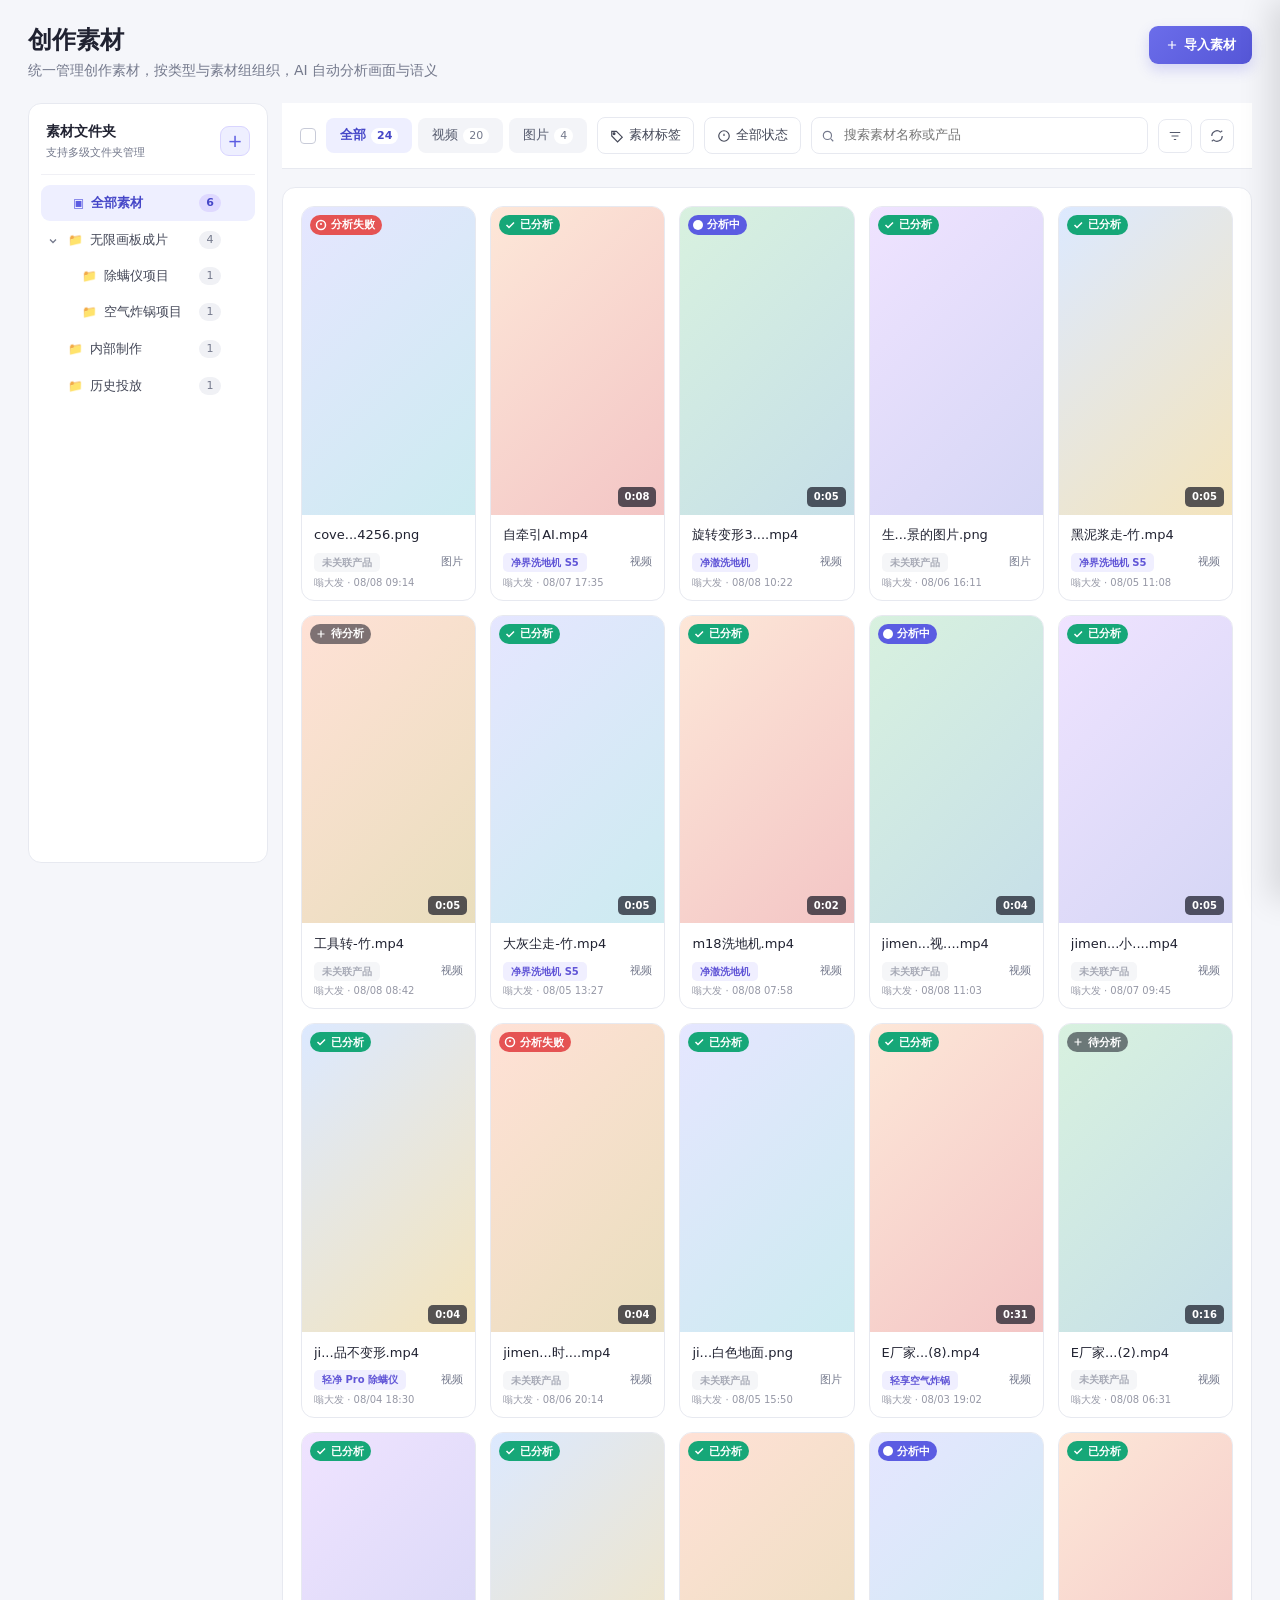
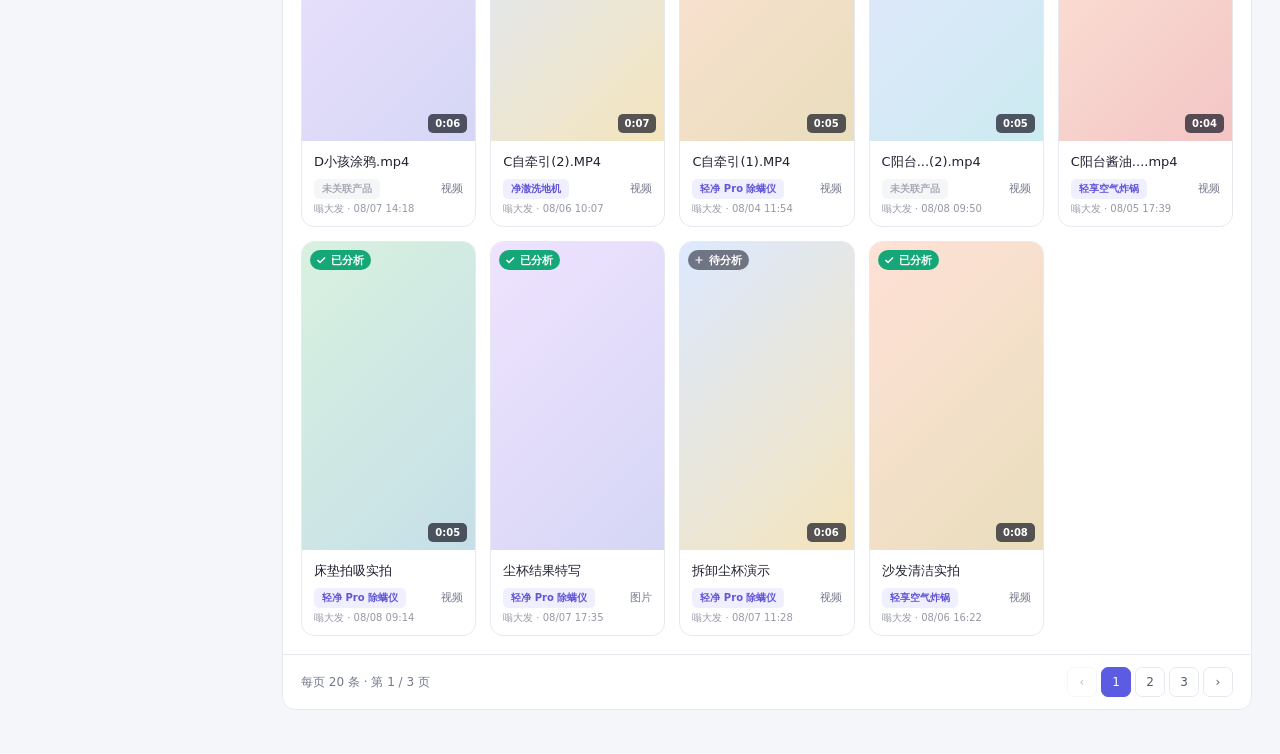
<file: embedded-pages/创作素材.html>
<!DOCTYPE html>
<html lang="zh-CN">
<head>
<meta charset="UTF-8">
<meta name="viewport" content="width=device-width, initial-scale=1.0">
<meta http-equiv="Cache-Control" content="no-store, no-cache, must-revalidate">
<meta http-equiv="Pragma" content="no-cache">
<title>创作素材 · 内容罗盘</title>
<link rel="stylesheet" href="../css/main-base.css?v=20260822x">
<link rel="stylesheet" href="../css/main-ai-create.css?v=20260822x">
<link rel="stylesheet" href="../css/main-ai-home.css?v=20260822x">
<link rel="stylesheet" href="../css/main-pull.css?v=20260822x">
<link rel="stylesheet" href="../css/main-qianchuan.css?v=20260822x">
<link rel="stylesheet" href="../css/main-pull-result.css?v=20260822x">
<link rel="stylesheet" href="../css/main-ai-agent.css?v=20260822x">
<link rel="stylesheet" href="../css/main-library.css?v=20260822x">
<link rel="stylesheet" href="../css/main-automation.css?v=20260822x">
<link rel="stylesheet" href="../css/main-mix.css?v=20260822x">
<link rel="stylesheet" href="creation-material.css?v=20260811b">
<link rel="stylesheet" href="host-embed.css?v=20260808">
</head>
<body>

<div class="app">
  <!-- ============ 项目侧栏 ============ -->
  <aside class="sidebar" id="sidebar">
    <div class="brand">
      <div class="brand-mark">◈</div>
      <div class="brand-copy">
        <strong>内容罗盘</strong>
        <small>AI 经营增长平台</small>
      </div>
      <button class="sidebar-collapse" id="sidebarCollapse" type="button" aria-label="收起菜单" title="收起菜单">‹</button>
    </div>
    <div class="sidebar-menu-scroll" id="sidebarMenuScroll">
      <nav class="nav" aria-label="主导航">
        <details class="nav-group" open>
          <summary><span class="nav-group-title"><span class="nav-icon">AI</span>AI创作</span><span class="nav-group-caret">⌄</span></summary>
          <div class="nav-sublist">
            <button class="nav-item nav-sub" data-page="creation">AI创作</button>
            <button class="nav-item nav-sub" data-page="infinite-canvas">无限画板</button>
          </div>
        </details>
        <details class="nav-group" open>
          <summary><span class="nav-group-title"><span class="nav-icon">库</span>资产库</span><span class="nav-group-caret">⌄</span></summary>
          <div class="nav-sublist">
            <button class="nav-item nav-sub" data-page="brands">品牌库</button>
            <button class="nav-item nav-sub" data-page="products">产品库</button>
            <button class="nav-item nav-sub" data-page="competitors">竞品库</button>
            <button class="nav-item nav-sub" data-page="copy-library">文案库</button>
            <button class="nav-item nav-sub" data-page="script-library">脚本库</button>
            <details class="nav-child-group" open>
              <summary><span>视频库</span><span>⌄</span></summary>
              <div class="nav-child-list">
                <button class="nav-item nav-sub nested" data-page="creation-videos">创作素材</button>
                <button class="nav-item nav-sub nested active" data-page="material">素材管理</button>
                <button class="nav-item nav-sub nested" data-page="finished-videos">成片视频</button>
                <button class="nav-item nav-sub nested" data-page="reference-videos">外部参考视频</button>
              </div>
            </details>
            <button class="nav-item nav-sub" data-page="image-library">图片库</button>
            <button class="nav-item nav-sub" data-page="template-library">模板库</button>
          </div>
        </details>
        <details class="nav-group" open>
          <summary><span class="nav-group-title"><span class="nav-icon">投</span>推广自动化</span><span class="nav-group-caret">⌄</span></summary>
          <div class="nav-sublist">
            <button class="nav-item nav-sub" data-page="material-monitor">素材监控</button>
            <button class="nav-item nav-sub" data-page="review-distribute">视频过审与分发</button>
            <button class="nav-item nav-sub" data-page="product-card">商品卡推广</button>
            <button class="nav-item nav-sub" data-page="content-promo">图文推广</button>
            <button class="nav-item nav-sub" data-page="account-config">推广配置</button>
          </div>
        </details>
        <details class="nav-group" open>
          <summary><span class="nav-group-title"><span class="nav-icon">店</span>抖店运营</span><span class="nav-group-caret">⌄</span></summary>
          <div class="nav-sublist">
            <button class="nav-item nav-sub" data-page="store">一键铺链</button>
            <button class="nav-item nav-sub" data-page="store">评论分析</button>
          </div>
        </details>
        <details class="nav-group" open>
          <summary><span class="nav-group-title"><span class="nav-icon">达</span>达人建联</span><span class="nav-group-caret">⌄</span></summary>
          <div class="nav-sublist">
            <button class="nav-item nav-sub" data-page="creator">达人库</button>
            <button class="nav-item nav-sub" data-page="creator">达人匹配</button>
            <button class="nav-item nav-sub" data-page="creator">建联线索</button>
            <button class="nav-item nav-sub" data-page="creator">达人建联规则</button>
          </div>
        </details>
        <details class="nav-group">
          <summary><span class="nav-group-title"><span class="nav-icon">任</span>任务协作</span><span class="nav-group-caret">⌄</span></summary>
          <div class="nav-sublist">
            <button class="nav-item nav-sub planned" data-planned="我的任务">我的任务</button>
            <button class="nav-item nav-sub planned" data-planned="团队任务">团队任务</button>
            <button class="nav-item nav-sub planned" data-planned="任务分析">任务分析</button>
          </div>
        </details>
        <details class="nav-group">
          <summary><span class="nav-group-title"><span class="nav-icon">播</span>直播复盘</span><span class="nav-group-caret">⌄</span></summary>
          <div class="nav-sublist">
            <button class="nav-item nav-sub planned" data-planned="直播复盘">直播复盘</button>
          </div>
        </details>
      </nav>
      <div class="sidebar-spacer"></div>
      <nav class="nav">
        <details class="nav-group">
          <summary><span class="nav-group-title"><span class="nav-icon">管</span>系统管理</span><span class="nav-group-caret">⌄</span></summary>
          <div class="nav-sublist">
            <button class="nav-item nav-sub" data-page="role-management">角色管理</button>
            <button class="nav-item nav-sub" data-page="member-management">用户管理</button>
            <button class="nav-item nav-sub" data-page="admin">AI管理后台</button>
          </div>
        </details>
      </nav>
    </div>
    <div class="account" data-tip="切换团队 / 账户">
      <div class="avatar">嗡</div>
      <div>
        <strong>嗡大发</strong>
        <small>运营 · 抖音三区</small>
      </div>
    </div>
  </aside>

  <!-- ============ 主区域 ============ -->
  <main class="main">
    <section class="page active" id="page-material">
      <div class="page-pad">
        <div class="page-head">
          <div>
            <h1>创作素材</h1>
            <p>统一管理创作素材，按类型与素材组组织，AI 自动分析画面与语义</p>
          </div>
          <div style="display:flex; gap:10px;">
            <input type="file" id="fileInput" multiple accept="video/*,image/*" style="display:none;">
            <button class="primary-btn" id="uploadBtn" data-tip="选择本地素材文件">
              <svg width="14" height="14" viewBox="0 0 24 24" fill="none" stroke="currentColor" stroke-width="2"><path d="M12 5v14M5 12h14"/></svg>
              导入素材
            </button>
          </div>
        </div>

        <div class="mat-grid-wrap">
          <!-- ============ 文件夹树 ============ -->
          <aside class="mat-side">
            <div class="folder-tree-head">
              <div><h3>素材文件夹</h3><p>支持多级文件夹管理</p></div>
              <span class="tree-actions-inline"><span class="tree-collapse-link" id="collapseAllTree" data-tip="展开/收起全部">折叠</span><span class="tree-collapse-link" id="newRootFolder2" data-tip="新建一级文件夹">+</span></span>
            </div>
            <div class="folder-tree" id="folderTree"></div>
          </aside>

          <!-- ============ 素材主区域 ============ -->
          <div>
            <div class="mat-toolbar">
              <div class="check-all" id="checkAll" data-tip="全选/取消全选"></div>
              <div class="filter-tabs" id="typeTabs">
                <button class="ft active" data-type="all">全部<span class="ft-count">54</span></button>
                <button class="ft" data-type="video">视频<span class="ft-count">32</span></button>
                <button class="ft" data-type="image">图片<span class="ft-count">18</span></button>
              </div>
              <button class="filter-trigger" id="tagFilterBtn" data-tip="按素材标签筛选">
                <svg viewBox="0 0 24 24" fill="none" stroke="currentColor" stroke-width="2"><path d="M3 12V4h8l10 10-8 8L3 12z"/><circle cx="7" cy="8" r="1.5" fill="currentColor"/></svg>
                素材标签
              </button>
              <button class="filter-trigger" id="statusFilter" data-tip="按分析状态筛选">
                <svg viewBox="0 0 24 24" fill="none" stroke="currentColor" stroke-width="2"><circle cx="12" cy="12" r="9"/><path d="M12 8v4M12 16h.01"/></svg>
                <span class="value">全部状态</span>
              </button>
              <div class="search-box">
                <svg viewBox="0 0 24 24" fill="none" stroke="currentColor" stroke-width="2"><circle cx="11" cy="11" r="7"/><path d="M21 21l-4-4"/></svg>
                <input id="searchInput" type="search" placeholder="搜索素材名称或产品" autocomplete="off">
                <button class="search-clear" id="searchClear" type="button" aria-label="清空搜索" hidden>×</button>
              </div>
              <div class="right-group">
                <div class="dropdown" id="sortDropdown" style="position:relative;">
                  <button class="icon-btn-tool" data-tip="排序方式">
                    <svg viewBox="0 0 24 24" fill="none" stroke="currentColor" stroke-width="2"><path d="M3 6h18M6 12h12M10 18h4"/></svg>
                  </button>
                  <div class="dropdown-menu" style="display:none; right:0; left:auto; min-width:140px;">
                    <div class="item" data-sort="time-desc">上传时间 ↓</div>
                    <div class="item" data-sort="time-asc">上传时间 ↑</div>
                    <div class="item" data-sort="name">文件名</div>
                    <div class="item" data-sort="size-desc">大小 ↓</div>
                    <div class="item" data-sort="size-asc">大小 ↑</div>
                  </div>
                </div>
                <button class="icon-btn-tool" id="refreshBtn" data-tip="刷新">
                  <svg viewBox="0 0 24 24" fill="none" stroke="currentColor" stroke-width="2"><path d="M3 12a9 9 0 0115-6.7L21 3M21 12a9 9 0 01-15 6.7L3 21"/></svg>
                </button>
              </div>
            </div>

            <div class="mat-grid-card">
              <div class="mat-grid" id="matGrid"></div>
              <!-- 单素材操作 popover(全局共享,fixed 定位,避免被卡片 overflow:hidden 裁切) -->
              <div class="mat-card-popover" id="matPopover" role="menu" aria-label="素材操作">
                <div class="item" data-mat-act="download" role="menuitem">下载</div>
                <div class="item" data-mat-act="reanalyze" role="menuitem">分析</div>
                <div class="sep"></div>
                <div class="item" data-mat-act="rename" role="menuitem">重命名</div>
                <div class="item" data-mat-act="tag" role="menuitem">编辑标签…</div>
                <div class="item" data-mat-act="move" role="menuitem">移动至文件夹…</div>
                <div class="sep"></div>
                <div class="item" data-mat-act="product" role="menuitem">关联产品</div>
                <div class="sep"></div>
                <div class="item danger" data-mat-act="delete" role="menuitem">删除</div>
              </div>
              <div class="mat-empty hidden" id="matEmpty">
                <svg viewBox="0 0 64 64" fill="none" stroke="currentColor" stroke-width="2"><path d="M10 22a4 4 0 014-4h12l4 4h20a4 4 0 014 4v22a4 4 0 01-4 4H14a4 4 0 01-4-4V22z"/><path d="M24 34l16-10M40 24l-16 20" stroke-dasharray="3 3"/></svg>
                <p id="matEmptyText">该文件夹下还没有素材</p>
                <small id="matEmptyHelp">点击右上角「导入素材」添加文件，或在左侧创建新文件夹</small>
              </div>
              <div class="mat-pager">
                <span>每页 20 条 · 第 1 / 3 页</span>
                <div class="pages">
                  <button data-tip="上一页" disabled>‹</button>
                  <button class="active">1</button>
                  <button>2</button>
                  <button>3</button>
                  <button data-tip="下一页">›</button>
                </div>
              </div>
            </div>
          </div>
        </div>
      </div>
    </section>
  </main>
</div>

<!-- ============ 批量操作栏 ============ -->
<div class="mat-batchbar hidden" id="batchBar">
  <div class="count">已选 <b id="batchCount">0</b> 项</div>
  <div class="sep"></div>
  <button class="batch-btn" data-batch="download" data-tip="下载到本地"><svg viewBox="0 0 24 24" fill="none" stroke="currentColor" stroke-width="2"><path d="M12 3v12M5 10l7 7 7-7M5 21h14"/></svg>下载</button>
  <button class="batch-btn" data-batch="tag" data-tip="批量打标签"><svg viewBox="0 0 24 24" fill="none" stroke="currentColor" stroke-width="2"><path d="M3 12V4h8l10 10-8 8L3 12z"/><circle cx="7" cy="8" r="1.5" fill="currentColor"/></svg>打标签</button>
  <button class="batch-btn" data-batch="product" data-tip="批量关联产品"><svg viewBox="0 0 24 24" fill="none" stroke="currentColor" stroke-width="2"><path d="M3 7l9-4 9 4-9 4-9-4z"/><path d="M3 12l9 4 9-4M3 17l9 4 9-4"/></svg>关联产品</button>
  <button class="batch-btn" data-batch="move" data-tip="转移到其他素材组"><svg viewBox="0 0 24 24" fill="none" stroke="currentColor" stroke-width="2"><path d="M3 7a2 2 0 012-2h4l2 2h8a2 2 0 012 2v9a2 2 0 01-2 2H5a2 2 0 01-2-2V7z"/></svg>转移</button>
  <button class="batch-btn" data-batch="reanalyze" data-tip="重新分析素材"><svg viewBox="0 0 24 24" fill="none" stroke="currentColor" stroke-width="2"><path d="M3 12a9 9 0 0115-6.7L21 3M21 12a9 9 0 01-15 6.7L3 21"/></svg>分析</button>
  <button class="batch-btn danger" data-batch="delete" data-tip="删除所选素材"><svg viewBox="0 0 24 24" fill="none" stroke="currentColor" stroke-width="2"><path d="M3 6h18M8 6V4a2 2 0 012-2h4a2 2 0 012 2v2M5 6l1 14a2 2 0 002 2h8a2 2 0 002-2l1-14"/></svg>删除</button>
  <button class="close-batch" id="closeBatch" data-tip="退出批量选择"><svg viewBox="0 0 24 24" fill="none" stroke="currentColor" stroke-width="2"><path d="M6 6l12 12M18 6L6 18"/></svg></button>
</div>

<!-- ============ 右键菜单 ============ -->
<div class="mat-context-menu hidden" id="ctxMenu">
  <div class="item" data-act="open"><svg viewBox="0 0 24 24" fill="none" stroke="currentColor" stroke-width="2"><path d="M2 12s3-7 10-7 10 7 10 7-3 7-10 7-10-7-10-7z"/><circle cx="12" cy="12" r="3"/></svg>预览<span class="shortcut">⏎</span></div>
  <div class="item" data-act="download"><svg viewBox="0 0 24 24" fill="none" stroke="currentColor" stroke-width="2"><path d="M12 3v12M5 10l7 7 7-7M5 21h14"/></svg>下载<span class="shortcut">⌘D</span></div>
  <div class="item" data-act="rename"><svg viewBox="0 0 24 24" fill="none" stroke="currentColor" stroke-width="2"><path d="M12 20h9M16 4l4 4-12 12H4v-4z"/></svg>改名<span class="shortcut">F2</span></div>
  <div class="item" data-act="tag"><svg viewBox="0 0 24 24" fill="none" stroke="currentColor" stroke-width="2"><path d="M3 12V4h8l10 10-8 8L3 12z"/><circle cx="7" cy="8" r="1.5" fill="currentColor"/></svg>打标签…</div>
  <div class="item" data-act="move"><svg viewBox="0 0 24 24" fill="none" stroke="currentColor" stroke-width="2"><path d="M3 7a2 2 0 012-2h4l2 2h8a2 2 0 012 2v9a2 2 0 01-2 2H5a2 2 0 01-2-2V7z"/></svg>转移到素材组…</div>
  <div class="item" data-act="reanalyze"><svg viewBox="0 0 24 24" fill="none" stroke="currentColor" stroke-width="2"><path d="M3 12a9 9 0 0115-6.7L21 3M21 12a9 9 0 01-15 6.7L3 21"/></svg>重新分析</div>
  <div class="sep"></div>
  <div class="item danger" data-act="delete"><svg viewBox="0 0 24 24" fill="none" stroke="currentColor" stroke-width="2"><path d="M3 6h18M8 6V4a2 2 0 012-2h4a2 2 0 012 2v2M5 6l1 14a2 2 0 002 2h8a2 2 0 002-2l1-14"/></svg>删除<span class="shortcut">Del</span></div>
</div>

<!-- ============ 文件夹树右键菜单 ============ -->
<div class="tree-context-menu hidden" id="treeCtxMenu">
  <div class="item" data-tree-act="new-sub"><svg viewBox="0 0 24 24" fill="none" stroke="currentColor" stroke-width="2"><path d="M3 7a2 2 0 012-2h4l2 2h8a2 2 0 012 2v9a2 2 0 01-2 2H5a2 2 0 01-2-2V7zM12 11v6M9 14l3-3 3 3"/></svg>新建子文件夹</div>
  <div class="item" data-tree-act="rename"><svg viewBox="0 0 24 24" fill="none" stroke="currentColor" stroke-width="2"><path d="M12 20h9M16 4l4 4-12 12H4v-4z"/></svg>重命名</div>
  <div class="item" data-tree-act="move"><svg viewBox="0 0 24 24" fill="none" stroke="currentColor" stroke-width="2"><path d="M3 7a2 2 0 012-2h4l2 2h8a2 2 0 012 2v9a2 2 0 01-2 2H5a2 2 0 01-2-2V7z"/></svg>移动到…</div>
  <div class="sep"></div>
  <div class="item danger" data-tree-act="delete"><svg viewBox="0 0 24 24" fill="none" stroke="currentColor" stroke-width="2"><path d="M3 6h18M8 6V4a2 2 0 012-2h4a2 2 0 012 2v2M5 6l1 14a2 2 0 002 2h8a2 2 0 002-2l1-14"/></svg>删除</div>
</div>

<!-- ============ 标签分组右键菜单 ============ -->
<div class="tree-context-menu hidden" id="tagGroupCtxMenu">
  <div class="item" data-tag-grp-act="rename"><svg viewBox="0 0 24 24" fill="none" stroke="currentColor" stroke-width="2"><path d="M12 20h9M16 4l4 4-12 12H4v-4z"/></svg>重命名</div>
  <div class="sep"></div>
  <div class="item danger" data-tag-grp-act="delete"><svg viewBox="0 0 24 24" fill="none" stroke="currentColor" stroke-width="2"><path d="M3 6h18M8 6V4a2 2 0 012-2h4a2 2 0 012 2v2M5 6l1 14a2 2 0 002 2h8a2 2 0 002-2l1-14"/></svg>删除分组</div>
</div>

<!-- ============ 删除非空文件夹弹窗 ============ -->
<div class="modal-backdrop" id="migrateFolderModal" role="dialog" aria-modal="true">
  <div class="modal" style="width:min(460px, 100%); height:auto;">
    <div class="modal-head">
      <div><span class="badge" style="color:#c8424e;background:#fff0f1;">删除文件夹</span><h3 id="migrateTitle">删除文件夹</h3></div>
      <button class="close-btn" type="button" data-close-modal="migrateFolder" aria-label="关闭">×</button>
    </div>
    <div class="modal-body">
      <p style="margin:0 0 12px; color:#555a6d; line-height:1.7;">该文件夹下还有视频和子文件夹，请先选择视频迁移到哪个目标文件夹。</p>
      <div class="field full">
        <label>选择迁移目标</label>
        <select id="migrateTarget" style="width:100%; padding:9px 12px; border:1px solid var(--line); border-radius:8px; background:#fff; font-size:13px;"></select>
      </div>
    </div>
    <div class="modal-foot">
      <span></span>
      <div class="modal-foot-actions">
        <button class="ghost-btn" data-close-modal="migrateFolder">取消</button>
        <button class="primary-btn" id="confirmMigrate" style="background:linear-gradient(135deg,#e55353,#c8424e);">迁移并删除</button>
      </div>
    </div>
  </div>
</div>

<!-- ============ 标签筛选弹窗 ============ -->
<div class="modal-backdrop" id="tagFilterModal" role="dialog" aria-modal="true">
  <div class="modal" style="width:min(720px, 100%);">
    <div class="modal-head">
      <div><span class="badge" id="tagModalKicker">筛选</span><h3 id="tagModalTitle">按标签筛选素材</h3></div>
      <button class="close-btn" type="button" data-close-modal="tagFilter" aria-label="关闭">×</button>
    </div>
    <div class="modal-body" style="padding: 0;">
      <div class="tag-modal-body">
        <div class="tag-modal-side">
          <div class="side-item active" data-tag-group="all"><span class="name">全部标签</span><span class="count" id="tgCountAll">0</span></div>
          <div class="side-item" data-tag-group="uncategorized"><span class="name">未分组</span><span class="count" id="tgCountNone">0</span></div>
          <div class="side-divider"></div>
          <div class="side-list" id="tagGroupList"></div>
          <button class="new-group-btn" id="addNewTagGroup"><svg width="11" height="11" viewBox="0 0 24 24" fill="none" stroke="currentColor" stroke-width="2.2"><path d="M12 5v14M5 12h14"/></svg>新建分组</button>
        </div>
        <div class="tag-modal-main">
          <div class="tag-search">
            <svg viewBox="0 0 24 24" fill="none" stroke="currentColor" stroke-width="2"><circle cx="11" cy="11" r="7"/><path d="M21 21l-4-4"/></svg>
            <input type="text" placeholder="搜索标签..." id="tagSearchInput">
          </div>
          <div class="tag-list" id="tagList"></div>
          <button class="new-tag-btn" id="addNewTagBtn">
            <svg width="12" height="12" viewBox="0 0 24 24" fill="none" stroke="currentColor" stroke-width="2"><path d="M12 5v14M5 12h14"/></svg>
            新建标签
          </button>
        </div>
      </div>
    </div>
    <div class="modal-foot">
      <span style="color:#8a8fa1; font-size:12px;" id="tagSelectedHint">已选 0 个标签</span>
      <div class="modal-foot-actions">
        <button class="ghost-btn" id="clearTagFilter">清空</button>
        <button class="primary-btn" id="applyTagFilter">应用筛选</button>
      </div>
    </div>
  </div>
</div>

<!-- ============ 重命名素材弹窗 ============ -->
<div class="modal-backdrop" id="renameMaterialModal" role="dialog" aria-modal="true">
  <div class="modal" style="width:min(460px, 100%); height:auto;">
    <div class="modal-head"><div><span class="badge">素材操作</span><h3>重命名素材</h3></div><button class="close-btn" type="button" data-close-modal="renameMaterial" aria-label="关闭">×</button></div>
    <div class="modal-body"><div class="field full"><label>素材名称<em class="required-mark">*</em></label><input id="renameMaterialInput" maxlength="60"><small id="renameMaterialError" style="color:#c8424e;font-size:12px;"></small></div></div>
    <div class="modal-foot"><span></span><div class="modal-foot-actions"><button class="ghost-btn" data-close-modal="renameMaterial">取消</button><button class="primary-btn" id="confirmRenameMaterial">保存</button></div></div>
  </div>
</div>

<!-- ============ 通用批量操作弹窗（关联产品 / 移动至文件夹 / 删除） ============ -->
<div class="modal-backdrop" id="batchEditModal" role="dialog" aria-modal="true">
  <div class="modal" style="width:min(460px, 100%); height:auto;">
    <div class="modal-head">
      <div>
        <span class="badge" id="batchEditKicker" style="color:#5a3fc8;background:#f0ecff;">素材操作</span>
        <h3 id="batchEditTitle">批量操作</h3>
        <p id="batchEditSubtitle" style="margin:6px 0 0; color:#6b7080; font-size:12px; line-height:1.5;"></p>
      </div>
      <button class="close-btn" type="button" data-close-modal="batchEdit" aria-label="关闭">×</button>
    </div>
    <div class="modal-body" id="batchEditBody"></div>
    <div class="modal-foot">
      <span></span>
      <div class="modal-foot-actions">
        <button class="ghost-btn" data-close-modal="batchEdit">取消</button>
        <button class="primary-btn" id="confirmBatchEdit">确认</button>
      </div>
    </div>
  </div>
</div>

<!-- ============ 转移到素材组弹窗 ============ -->
<div class="modal-backdrop" id="moveModal" role="dialog" aria-modal="true">
  <div class="modal" style="width:min(520px, 100%); height:auto; max-height:80vh;">
    <div class="modal-head">
      <div><span class="badge">移动</span><h3>转移到素材组</h3></div>
      <button class="close-btn" type="button" data-close-modal="move" aria-label="关闭">×</button>
    </div>
    <div class="modal-body">
      <div class="field full"><label>选择目标素材组</label>
        <div id="moveTargetList" style="display:grid; gap:6px; max-height:300px; overflow:auto;"></div>
      </div>
    </div>
    <div class="modal-foot">
      <span></span>
      <div class="modal-foot-actions">
        <button class="ghost-btn" data-close-modal="move">取消</button>
        <button class="primary-btn" id="confirmMove">确认转移</button>
      </div>
    </div>
  </div>
</div>

<!-- ============ 删除确认弹窗 ============ -->
<div class="modal-backdrop" id="deleteModal" role="dialog" aria-modal="true">
  <div class="modal" style="width:min(460px, 100%); height:auto;">
    <div class="modal-head">
      <div><span class="badge" style="color:#c8424e;background:#fff0f1;">删除确认</span><h3 id="deleteTitle">删除素材？</h3></div>
      <button class="close-btn" type="button" data-close-modal="delete" aria-label="关闭">×</button>
    </div>
    <div class="modal-body">
      <p style="margin:0; color:#555a6d; line-height:1.8;" id="deleteCopy">删除后无法恢复，相关分析结果将同步删除。确认删除？</p>
    </div>
    <div class="modal-foot">
      <span></span>
      <div class="modal-foot-actions">
        <button class="ghost-btn" data-close-modal="delete">取消</button>
        <button class="primary-btn" id="confirmDelete" style="background:linear-gradient(135deg,#e55353,#c8424e);">确认删除</button>
      </div>
    </div>
  </div>
</div>

<!-- ============ 新建标签弹窗 ============ -->
<div class="modal-backdrop" id="newTagModal" role="dialog" aria-modal="true">
  <div class="modal" style="width:min(420px, 100%); height:auto;">
    <div class="modal-head">
      <div><span class="badge">新建</span><h3>新建标签</h3></div>
      <button class="close-btn" type="button" data-close-modal="newTag" aria-label="关闭">×</button>
    </div>
    <div class="modal-body">
      <div class="field full"><label>标签名称<em class="required-mark">*</em></label><input type="text" id="newTagName" placeholder="如：洗地机、客厅场景、高转化"></div>
      <div class="field full"><label>标签分组</label>
        <select id="newTagGroup">
          <option value="product">产品标签</option>
          <option value="scene">场景标签</option>
          <option value="custom" selected>自定义标签</option>
        </select>
      </div>
      <div class="field full"><label>标签颜色</label>
        <div style="display:flex; gap:8px;">
          <span style="width:24px; height:24px; border-radius:50%; background:#5b5ce2;"></span>
          <span style="width:24px; height:24px; border-radius:50%; background:#16a778;"></span>
          <span style="width:24px; height:24px; border-radius:50%; background:#ff8a3d;"></span>
          <span style="width:24px; height:24px; border-radius:50%; background:#e55353;"></span>
          <span style="width:24px; height:24px; border-radius:50%; background:#20b8cd;"></span>
        </div>
      </div>
    </div>
    <div class="modal-foot">
      <span></span>
      <div class="modal-foot-actions">
        <button class="ghost-btn" data-close-modal="newTag">取消</button>
        <button class="primary-btn" id="confirmNewTagModal">新建标签</button>
      </div>
    </div>
  </div>
</div>

<!-- ============ 状态筛选下拉 ============ -->
<div class="dropdown" id="statusDropdown" style="position:absolute;">
  <div class="dropdown-menu" style="display:none;">
    <div class="item" data-status="all">全部状态</div>
    <div class="item" data-status="analyzed">已分析</div>
    <div class="item" data-status="analyzing">分析中</div>
    <div class="item" data-status="pending">待分析</div>
    <div class="item" data-status="failed">分析失败</div>
  </div>
</div>

<!-- ============ 素材预览弹窗 ============ -->
<div class="modal-backdrop" id="materialPreviewModal" role="dialog" aria-modal="true" aria-labelledby="materialPreviewTitle">
  <div class="modal material-preview-modal">
    <div class="modal-head">
      <div><span class="badge">素材预览</span><h3 id="materialPreviewTitle">素材预览</h3></div>
      <button class="close-btn" type="button" data-close-modal="materialPreview" aria-label="关闭">×</button>
    </div>
    <div class="material-preview-body">
      <div class="material-preview-stage" id="materialPreviewStage"></div>
      <section class="material-preview-meta">
        <div class="preview-meta-top"><div class="preview-statuses"><span class="preview-status" id="materialPreviewType">视频素材</span><span class="preview-status" id="materialPreviewStatus"></span></div><div style="display:flex;gap:8px"><button class="preview-edit" id="materialPreviewHistory" type="button">查看变更</button><button class="preview-edit" id="materialPreviewEdit" type="button">编辑</button></div></div>
        <div class="preview-meta-grid">
          <div class="preview-meta-cell"><span class="label">关联产品</span><strong class="value" id="materialPreviewProduct"></strong></div><div class="preview-meta-cell"><span class="label">所属素材文件夹</span><strong class="value" id="materialPreviewFolder"></strong></div>
          <div class="preview-meta-cell"><span class="label">文件名称</span><strong class="value" id="materialPreviewName"></strong></div><div class="preview-meta-cell"><span class="label">时长 / 大小</span><strong class="value" id="materialPreviewDurationSize"></strong></div>
          <div class="preview-meta-cell"><span class="label">上传</span><strong class="value" id="materialPreviewCreated"></strong></div><div class="preview-meta-cell"><span class="label">素材类型</span><strong class="value" id="materialPreviewKind"></strong></div>
          <div class="preview-meta-cell"><span class="label">最近修改</span><strong class="value" id="materialPreviewUpdated"></strong></div>
        </div>
        <div class="preview-tag-row"><div><div class="preview-tag-title">素材标签</div><div class="preview-tag-list" id="materialPreviewTags"></div></div><button class="preview-add-tag" id="materialPreviewAddTag" type="button">＋ 添加标签</button></div>
      </section>
    </div>
    <div class="modal-foot">
      <span></span>
      <div class="modal-foot-actions">
        <button class="ghost-btn" id="materialPreviewAnalyze">开始分析</button>
        <button class="primary-btn" id="materialPreviewDownload">下载素材</button>
      </div>
    </div>
  </div>
</div>

<!-- ============ 素材修改记录 ============ -->
<div class="modal-backdrop" id="materialHistoryModal" role="dialog" aria-modal="true" aria-labelledby="materialHistoryTitle">
  <div class="modal" style="width:min(620px,100%);height:auto;max-height:72vh;">
    <div class="modal-head"><div><span class="badge">修改记录</span><h3 id="materialHistoryTitle">素材修改记录</h3><p id="materialHistoryMeta" style="margin:5px 0 0;color:#8a8fa1;font-size:12px;"></p></div><button class="close-btn" type="button" data-close-material-history aria-label="关闭">×</button></div>
    <div class="modal-body" id="materialHistoryBody"></div>
    <div class="modal-foot"><span></span><div class="modal-foot-actions"><button class="primary-btn" type="button" data-close-material-history>确定</button></div></div>
  </div>
</div>

<!-- ============ 编辑素材信息弹窗 ============ -->
<div class="modal-backdrop" id="materialInfoEditModal" role="dialog" aria-modal="true" aria-labelledby="materialInfoEditTitle">
  <div class="modal" style="width:min(520px, 100%);height:auto;">
    <div class="modal-head"><div><span class="badge">素材操作</span><h3 id="materialInfoEditTitle">编辑素材信息</h3></div><button class="close-btn" type="button" data-close-modal="materialInfoEdit" aria-label="关闭">×</button></div>
    <div class="modal-body">
      <div class="field full"><label>素材名称 <em class="required-mark">*</em></label><input id="materialInfoEditName" maxlength="60"><small id="materialInfoEditError" style="color:#c8424e;font-size:12px;"></small></div>
      <div class="field full" style="margin-top:14px;"><label>关联产品</label><select id="materialInfoEditProduct"></select></div>
      <div class="field full" style="margin-top:14px;"><label>所属素材文件夹</label><select id="materialInfoEditFolder"></select></div>
    </div>
    <div class="modal-foot"><span></span><div class="modal-foot-actions"><button class="ghost-btn" data-close-modal="materialInfoEdit">取消</button><button class="primary-btn" id="saveMaterialInfoEdit">保存</button></div></div>
  </div>
</div>

<!-- ============ 详情抽屉 ============ -->
<div class="mat-drawer-mask" id="drawerMask"></div>
<aside class="mat-drawer" id="drawer">
  <div class="drawer-head">
    <div class="name" id="drawerTitle">自牵引AI.mp4</div>
    <div class="close-drawer" id="closeDrawer" data-tip="关闭（Esc）">×</div>
  </div>
  <div class="drawer-body">
    <div class="video-preview">
      <div class="vp-bg">
        <div class="big-play" data-tip="播放/暂停"><svg viewBox="0 0 24 24" fill="currentColor"><path d="M8 5v14l11-7z"/></svg></div>
      </div>
      <div class="vp-expand"><svg viewBox="0 0 24 24" fill="none" stroke="currentColor" stroke-width="2"><path d="M15 3h6v6M9 21H3v-6M21 3l-7 7M3 21l7-7"/></svg></div>
      <div class="vp-controls">
        <button data-tip="播放"><svg viewBox="0 0 24 24" fill="currentColor"><path d="M8 5v14l11-7z"/></svg></button>
        <span class="time">0:00 / 0:08</span>
        <div class="spacer"></div>
        <button data-tip="静音"><svg viewBox="0 0 24 24" fill="none" stroke="currentColor" stroke-width="2"><path d="M3 9v6h4l5 5V4L7 9H3z"/></svg></button>
      </div>
    </div>

    <div class="analysis-status">
      <div class="left">
        <span class="ok-dot"><svg viewBox="0 0 24 24" fill="none" stroke="currentColor" stroke-width="3"><path d="M5 12l5 5L20 7"/></svg></span>
        素材分析完成
      </div>
      <button class="re-btn" id="reAnalyzeBtn" data-tip="使用最新模型重新分析">
        <svg viewBox="0 0 24 24" fill="none" stroke="currentColor" stroke-width="2"><path d="M3 12a9 9 0 0115-6.7L21 3M21 12a9 9 0 01-15 6.7L3 21"/></svg>
        重新分析
      </button>
    </div>

    <div class="tabs" id="drawerTabs">
      <button class="tab active" data-tab="info">素材信息</button>
      <button class="tab" data-tab="shot"><span id="shotTabLabel">镜头拆分</span><span class="count" id="shotTabCount">1</span></button>
    </div>

    <div class="tab-pane" data-pane="info">
      <div class="info-cards">
        <!-- 1. 标签与归属 -->
        <section class="info-card">
          <header class="ic-head">
            <span class="ic-ico"><svg viewBox="0 0 24 24" fill="none" stroke="currentColor" stroke-width="2"><path d="M3 12V4h8l10 10-8 8L3 12z"/><circle cx="7" cy="8" r="1.5" fill="currentColor"/></svg></span>
            <span class="ic-title">标签与归属</span>
          </header>
          <div class="ic-body">
            <div class="info-row">
              <div class="label"><svg viewBox="0 0 24 24" fill="none" stroke="currentColor" stroke-width="2"><path d="M3 12V4h8l10 10-8 8L3 12z"/><circle cx="7" cy="8" r="1.5" fill="currentColor"/></svg>标签</div>
              <div class="value empty" id="drawerTagsValue">暂无标签</div>
              <span class="add-pill" data-open-modal="tagFilter"><svg viewBox="0 0 24 24" fill="none" stroke="currentColor" stroke-width="2"><path d="M12 5v14M5 12h14"/></svg>添加标签</span>
            </div>
            <div class="info-row">
              <div class="label"><svg viewBox="0 0 24 24" fill="none" stroke="currentColor" stroke-width="2"><path d="M3 7a2 2 0 012-2h4l2 2h8a2 2 0 012 2v9a2 2 0 01-2 2H5a2 2 0 01-2-2V7z"/></svg>所在素材组</div>
              <div class="value empty" id="drawerFolderValue">未归入素材组</div>
              <span class="add-pill" data-open-modal="move"><svg viewBox="0 0 24 24" fill="none" stroke="currentColor" stroke-width="2"><path d="M12 5v14M5 12h14"/></svg>添加分组</span>
            </div>
            <div class="info-row" id="drawerProductRow">
              <div class="label"><svg viewBox="0 0 24 24" fill="none" stroke="currentColor" stroke-width="2"><path d="M20 7l-8 10-4-5"/><circle cx="20" cy="7" r="2.5"/></svg>关联产品</div>
              <div class="value empty" id="drawerProductValue">未关联产品</div>
              <span class="add-pill" id="drawerProductBtn" data-edit-product><svg viewBox="0 0 24 24" fill="none" stroke="currentColor" stroke-width="2"><path d="M12 5v14M5 12h14"/></svg><span id="drawerProductBtnText">关联产品</span></span>
            </div>
          </div>
        </section>

        <!-- 2. 分析提醒：仅在存在明确分析问题时显示 -->
        <section class="analysis-alert" id="analysisAlert" hidden>
          <span class="analysis-alert-icon">!</span>
          <div><strong>分析提醒</strong><p id="analysisAlertText"></p></div>
        </section>

        <!-- 3. AI 描述 -->
        <section class="info-card">
          <header class="ic-head">
            <span class="ic-ico"><svg viewBox="0 0 24 24" fill="none" stroke="currentColor" stroke-width="2"><path d="M4 4h12l4 4v12a2 2 0 01-2 2H4z"/><path d="M16 4v4h4M8 13h8M8 17h5"/></svg></span>
            <span class="ic-title">AI 描述</span>
          </header>
          <div class="ic-body desc" id="drawerAiDescription">在这段8.2秒的视频中，一台黑色洗地机在明亮客厅中快速清理白色瓷砖上的紫色污渍。清洁完成后，女性从沙发起身并躺到地板中央，以夸张动作展示地面干净、光滑的结果。画面完整包含产品操作过程与人物结果反馈，可用于功能演示及清洁效果证明。</div>
        </section>

        <!-- 4. 文件信息 -->
        <section class="info-card">
          <header class="ic-head">
            <span class="ic-ico"><svg viewBox="0 0 24 24" fill="none" stroke="currentColor" stroke-width="2"><path d="M6 2h9l5 5v13a2 2 0 01-2 2H6a2 2 0 01-2-2V4a2 2 0 012-2z"/><path d="M14 2v6h6M8 13h8M8 17h8"/></svg></span>
            <span class="ic-title">文件信息</span>
          </header>
          <div class="ic-body">
            <div class="info-row"><div class="label">文件名</div><div class="value" style="display:flex; align-items:center; justify-content:space-between;"><span id="drawerFileName">自牵引AI.mp4</span><button type="button" data-copy-filename data-tip="复制文件名" style="border:0; background:transparent; color:#8a8fa1; cursor:pointer;"><svg width="14" height="14" viewBox="0 0 24 24" fill="none" stroke="currentColor" stroke-width="2"><rect x="9" y="9" width="11" height="11" rx="2"/><path d="M5 15V5a2 2 0 012-2h10"/></svg></button></div></div>
            <div class="info-row"><div class="label">格式</div><div class="value" id="drawerFileFormat" style="text-align:right;">MP4</div></div>
            <div class="info-row"><div class="label">大小</div><div class="value" id="drawerFileSize" style="text-align:right;">10.07 MB</div></div>
            <div class="info-row"><div class="label">时长</div><div class="value" id="drawerFileDuration" style="text-align:right;">0:08</div></div>
            <div class="info-row"><div class="label">分辨率</div><div class="value" id="drawerFileResolution" style="text-align:right;">1080 × 1920</div></div>
            <div class="info-row"><div class="label">MIME</div><div class="value" id="drawerFileMime" style="text-align:right;">video/mp4</div></div>
            <div class="info-row"><div class="label">上传时间</div><div class="value" id="drawerFileCreated" style="text-align:right;">2026-08-07 17:35</div></div>
            <div class="info-row"><div class="label">上传者</div><div class="value" id="drawerFileOwner" style="text-align:right;">嗡大发</div></div>
            <div class="info-row"><div class="label">最近修改人</div><div class="value" id="drawerFileUpdatedBy" style="text-align:right;">嗡大发</div></div>
            <div class="info-row"><div class="label">最近修改时间</div><div class="value" id="drawerFileUpdated" style="text-align:right;">08/11 14:20:36</div></div>
            <div class="info-row"><div class="label">MD5</div><div class="value" id="drawerFileMd5" style="text-align:right; font-family:monospace; font-size:11px; color:#8a8fa1;">a1b2c3d4e5f6...</div></div>
          </div>
        </section>
      </div>
    </div>

    <div class="tab-pane" data-pane="shot" style="display:none;">
      <div class="shot-head">
        <span>共 <b>1</b> 个片段</span>
        <span class="collapse-all" id="collapseAllBtn" data-tip="折叠/展开所有片段"><svg viewBox="0 0 24 24" fill="none" stroke="currentColor" stroke-width="2"><path d="M6 9l6 6 6-6"/></svg>折叠全部</span>
      </div>
      <div class="shot-card">
        <div class="shot-card-head">
          <span class="name">片段 1</span>
          <span class="time">0:00 - 0:08</span>
          <span class="used">混剪使用 0 次</span>
          <span style="flex:1"></span>
          <span class="empty" style="font-size:11px;">暂无标签</span>
          <span class="add-tag" data-open-modal="tagFilter">+ 添加</span>
          <span class="arrow" data-toggle-shot><svg viewBox="0 0 24 24" fill="none" stroke="currentColor" stroke-width="2"><path d="M6 15l6-6 6 6"/></svg></span>
        </div>
        <div class="shot-preview">
          <div class="sp-play"><svg viewBox="0 0 24 24" fill="currentColor"><path d="M8 5v14l11-7z"/></svg></div>
        </div>
        <div class="shot-analysis">
          <div class="shot-section" data-section="objective">
            <div class="sec-head" data-toggle-section><span class="sec-ico"><svg viewBox="0 0 24 24" fill="none" stroke="currentColor" stroke-width="2"><circle cx="12" cy="12" r="9"/><circle cx="12" cy="12" r="3" fill="currentColor"/></svg></span>客观层<span class="arrow"><svg viewBox="0 0 24 24" fill="none" stroke="currentColor" stroke-width="2"><path d="M6 9l6 6 6-6"/></svg></span></div>
            <div class="sec-body">
              <div class="item"><div class="it-label">总体客观描述</div><div class="it-text">在现代明亮客厅中，一台黑色手洗地机迅速清理掉白色瓷砖地面上大片紫色污渍。清洁完成后地面光洁如新，一位穿紫色长裙的女性从沙发起身，走到地板中央顺势躺下，展示地面的干净与光滑。</div></div>
              <div class="item"><div class="it-label">人物</div><div class="it-text">年轻女性，穿紫色连衣裙，长发，起初坐在沙发上看书，后起身在地板中央躺下并伸展双臂</div></div>
              <div class="item"><div class="it-label">场景</div><div class="it-text">现代高层公寓客厅，大面积落地窗可见城市天际线，白色光洁瓷砖地面，自然光线明亮充足</div></div>
              <div class="item"><div class="it-label">产品</div><div class="it-text">黑色洗地机，正在清理地面紫色污渍，机身带有黄色细节装饰</div></div>
              <div class="item"><div class="it-label">动作</div><div class="it-text">洗地机前后推拉迅速清理紫色污渍；女性看书、放下书本起身、走到地板中央、滑倒/躺下并伸展双臂</div></div>
              <div class="item"><div class="it-label">镜头</div><div class="it-text">固定机位全景，视角略高，完整记录清洁过程、地面反光效果及人物互动</div></div>
            </div>
          </div>

          <div class="shot-section" data-section="semantic">
            <div class="sec-head" data-toggle-section><span class="sec-ico"><svg viewBox="0 0 24 24" fill="none" stroke="currentColor" stroke-width="2"><path d="M21 11c0 5-4 9-9 9s-9-4-9-9 4-9 9-9c2 0 4 1 5.5 2M21 4l-5 5h4M16 9l5-5"/></svg></span>语义层<span class="arrow"><svg viewBox="0 0 24 24" fill="none" stroke="currentColor" stroke-width="2"><path d="M6 9l6 6 6-6"/></svg></span></div>
            <div class="sec-body">
              <div class="item"><div class="it-label">可代表</div><div class="chip-list"><span class="chip green">高效清洁</span><span class="chip green">地面光洁如新</span><span class="chip green">懒人清洁神器</span><span class="chip green">极致干净体验</span><span class="chip green">居家生活美学</span></div></div>
              <div class="item"><div class="it-label">情绪氛围</div><div class="chip-list"><span class="chip blue">轻松</span><span class="chip blue">愉悦</span><span class="chip blue">干净</span><span class="chip blue">舒适</span></div></div>
              <div class="item"><div class="it-label">语义标签</div><div class="chip-list"><span class="chip">产品动态操作 / 功能演示</span><span class="chip">人物享受 / 舒适状态</span><span class="chip">产品使用场景 - 室内多场景</span></div></div>
              <div class="item"><div class="it-label">关键词</div><div class="chip-list"><span class="chip pink">洗地机</span><span class="chip pink">清洁</span><span class="chip pink">去污</span><span class="chip pink">紫色污渍</span><span class="chip pink">光洁</span><span class="chip pink">躺下</span><span class="chip pink">客厅</span><span class="chip pink">智能家电</span><span class="chip pink">高效</span><span class="chip pink">干净</span><span class="chip pink">席地而坐</span><span class="chip pink">一拖即净</span></div></div>
            </div>
          </div>

          <div class="shot-section" data-section="function">
            <div class="sec-head" data-toggle-section><span class="sec-ico"><svg viewBox="0 0 24 24" fill="none" stroke="currentColor" stroke-width="2"><path d="M9 18h6M10 22h4M12 2a7 7 0 017 7c0 3-2 5-3 6-1 1-1 2-1 3H9c0-1 0-2-1-3-1-1-3-3-3-6a7 7 0 017-7z"/></svg></span>功能层<span class="arrow"><svg viewBox="0 0 24 24" fill="none" stroke="currentColor" stroke-width="2"><path d="M6 9l6 6 6-6"/></svg></span></div>
            <div class="sec-body">
              <div class="item"><div class="it-label">叙事功能</div><div class="it-text">直观展示洗地机强大的去污能力和清洁效率，通过女性清洁后直接在地板躺下的夸张动作，极致化表达清洁后地面干净无尘、可随意席地而坐的产品卖点，强化视觉冲击力。</div></div>
              <div class="item"><div class="it-label">使用方式</div><div class="it-text">作为核心功能演示的高潮部分，前段完整展示去污过程，等待段可轻微加速；后段保留人物在干净地板上躺下的成果动作，用于承接清洁结果口播。</div></div>
              <div class="item"><div class="it-label">推荐时机</div><div class="it-text">当 ASR 提到"一拖就干净""去污力强""光脚踩""席地而坐""懒人必备""一推一拉"时插入</div></div>
              <div class="item"><div class="it-label">框架阶段</div><div class="chip-list"><span class="chip purple">功能使用</span> → <span class="chip purple">成果展示</span></div></div>
            </div>
          </div>
        </div>
      </div>
    </div>
  </div>
</aside>

<!-- Toast -->
<div class="toast" id="toast">已完成</div>

<!-- ============ 上传队列 ============ -->
<div class="upload-queue hidden" id="uploadQueue">
  <div class="uq-head">
    <span class="title">素材上传</span>
    <span class="summary" id="uqSummary">0 / 0</span>
    <button class="close" id="uqClose" aria-label="关闭">×</button>
  </div>
  <div class="uq-list" id="uqList"></div>
</div>
<script src="creation-material.js?v=20260824a"></script>
</body>
</html>
</file>
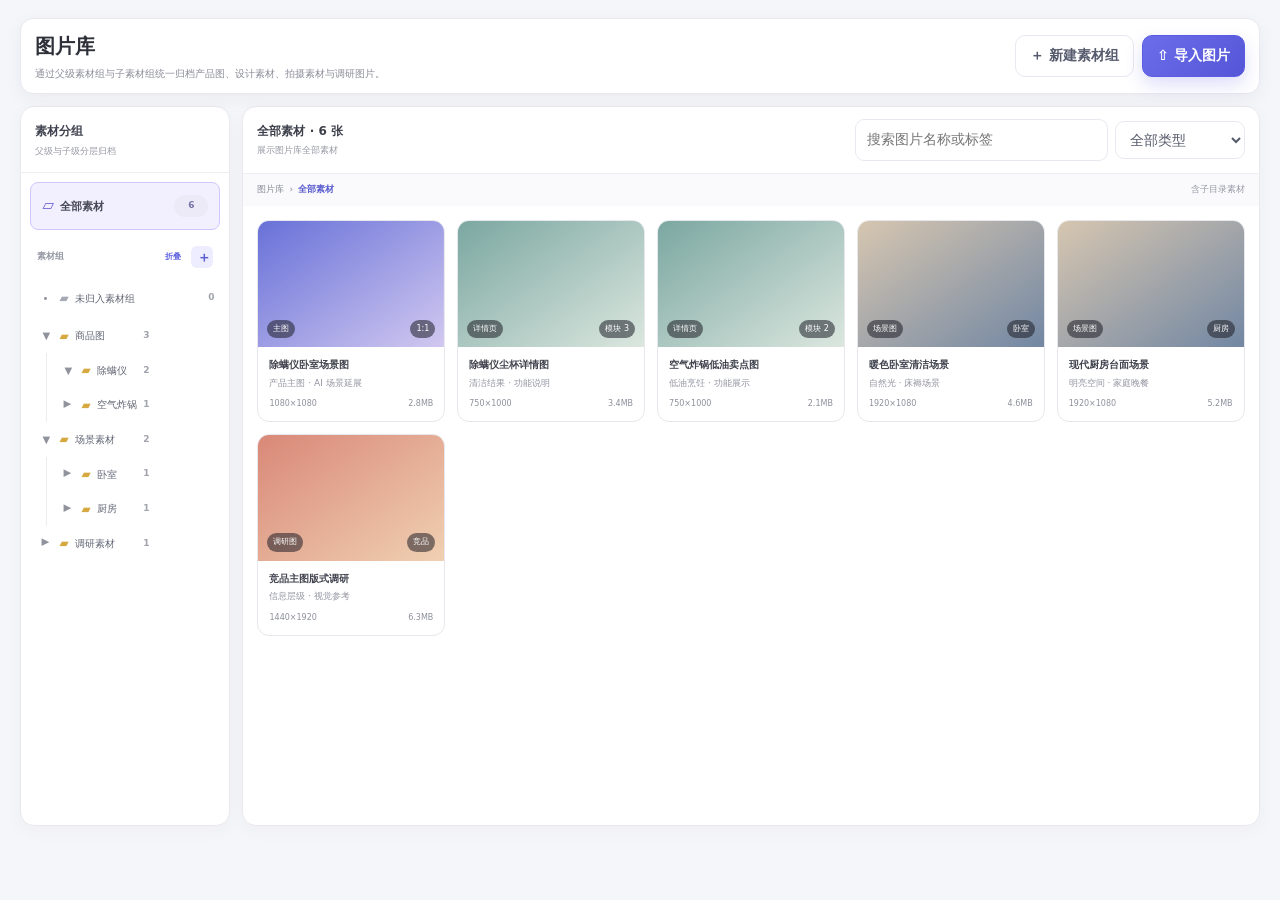
<file: embedded-pages/图片库.html>
﻿<!DOCTYPE html>
<html lang="zh-CN">
<head>
  <meta charset="UTF-8">
  <meta name="viewport" content="width=device-width, initial-scale=1.0">
  <meta name="description" content="内容罗盘——面向兴趣电商团队的 AI 内容生产与经营增长平台产品原型">
  <title>内容罗盘 · AI经营增长平台</title>
  <link rel="stylesheet" href="styles-base.css?v=20260822x">
  <link rel="stylesheet" href="styles-ai-home.css?v=20260822x">
  <link rel="stylesheet" href="styles-pull.css?v=20260822x">
  <link rel="stylesheet" href="styles-qianchuan.css?v=20260822x">
  <link rel="stylesheet" href="styles-pull-entry.css?v=20260822x">
  <link rel="stylesheet" href="styles-agent.css?v=20260822x">
  <link rel="stylesheet" href="styles-copy.css?v=20260824b">
  <link rel="stylesheet" href="styles-structure.css?v=20260822x">
  <link rel="stylesheet" href="styles-automation.css?v=20260822x">
  <link rel="stylesheet" href="host-embed.css?v=20260813a">
  <script>
    if (new URLSearchParams(location.search).get('drawer') === '1') {
      document.documentElement.classList.add('template-drawer-embed');
    }
  </script>
</head>
<body>
  <div class="app">
    <aside class="sidebar" id="sidebar">
      <div class="brand">
        <div class="brand-mark">◈</div>
        <div class="brand-copy">
          <strong>内容罗盘</strong>
          <small>AI 经营增长平台</small>
        </div>
        <button class="sidebar-collapse" id="sidebarCollapse" type="button" aria-label="收起菜单" title="收起菜单">‹</button>
      </div>

      <div class="sidebar-menu-scroll" id="sidebarMenuScroll">
      <nav class="nav" aria-label="主导航">
        <details class="nav-group" open>
          <summary><span class="nav-group-title"><span class="nav-icon">AI</span>AI创作</span><span class="nav-group-caret">⌄</span></summary>
          <div class="nav-sublist">
            <button class="nav-item nav-sub active" data-page="creation">AI创作</button>
            <button class="nav-item nav-sub" data-page="infinite-canvas">无限画布</button>
          </div>
        </details>

        <details class="nav-group" open>
          <summary><span class="nav-group-title"><span class="nav-icon">库</span>资产库</span><span class="nav-group-caret">⌄</span></summary>
          <div class="nav-sublist">
            <button class="nav-item nav-sub" data-page="brands">品牌库</button>
            <button class="nav-item nav-sub" data-page="products">产品库</button>
            <button class="nav-item nav-sub" data-page="competitors">竞品库</button>
            <button class="nav-item nav-sub" data-page="copy-library">文案库</button>
            <button class="nav-item nav-sub" data-page="script-library">脚本库</button>
            <details class="nav-child-group" open>
              <summary><span>视频库</span><span>⌄</span></summary>
              <div class="nav-child-list">
                <button class="nav-item nav-sub nested" data-page="creation-videos">创作素材</button>
                <button class="nav-item nav-sub nested" data-page="finished-videos">成片视频</button>
                <button class="nav-item nav-sub nested" data-page="reference-videos">外部参考视频</button>
              </div>
            </details>
            <button class="nav-item nav-sub" data-page="image-library">图片库</button>
            <button class="nav-item nav-sub" data-page="template-library">模板库</button>
          </div>
        </details>

        <details class="nav-group" open>
          <summary><span class="nav-group-title"><span class="nav-icon">投</span>推广自动化</span><span class="nav-group-caret">⌄</span></summary>
          <div class="nav-sublist">
            <button class="nav-item nav-sub" data-page="material-monitor">素材监控</button>
            <button class="nav-item nav-sub" data-page="review-distribute">视频过审与分发</button>
            <button class="nav-item nav-sub" data-page="product-card">商品卡推广</button>
            <button class="nav-item nav-sub" data-page="content-promo">图文推广</button>
            <button class="nav-item nav-sub" data-page="account-config">推广配置</button>
          </div>
        </details>

        <details class="nav-group" open>
          <summary><span class="nav-group-title"><span class="nav-icon">店</span>抖店运营</span><span class="nav-group-caret">⌄</span></summary>
          <div class="nav-sublist">
            <button class="nav-item nav-sub" data-page="store" data-store-view="link">一键铺链</button>
            <button class="nav-item nav-sub" data-page="store" data-store-view="sentiment">评论分析</button>
          </div>
        </details>

        <details class="nav-group" open>
          <summary><span class="nav-group-title"><span class="nav-icon">达</span>达人建联</span><span class="nav-group-caret">⌄</span></summary>
          <div class="nav-sublist">
            <button class="nav-item nav-sub" data-page="creator" data-creator-view="library">达人库</button>
            <button class="nav-item nav-sub" data-page="creator" data-creator-view="match">达人匹配</button>
            <button class="nav-item nav-sub" data-page="creator" data-creator-view="lead">建联线索</button>
            <button class="nav-item nav-sub" data-page="creator" data-creator-view="rule">达人建联规则</button>
          </div>
        </details>

        <details class="nav-group">
          <summary><span class="nav-group-title"><span class="nav-icon">任</span>任务协作</span><span class="nav-group-caret">⌄</span></summary>
          <div class="nav-sublist">
            <button class="nav-item nav-sub planned" data-planned="我的任务">我的任务</button>
            <button class="nav-item nav-sub planned" data-planned="团队任务">团队任务</button>
            <button class="nav-item nav-sub planned" data-planned="任务分析">任务分析</button>
          </div>
        </details>

        <details class="nav-group">
          <summary><span class="nav-group-title"><span class="nav-icon">播</span>直播复盘</span><span class="nav-group-caret">⌄</span></summary>
          <div class="nav-sublist">
            <button class="nav-item nav-sub planned" data-planned="直播复盘">直播复盘</button>
          </div>
        </details>
      </nav>

      <div class="sidebar-spacer"></div>
      <nav class="nav">
        <button class="nav-item" data-page="admin">
          <span class="nav-icon">管</span><span>系统管理</span>
        </button>
      </nav>
      </div>
      <div class="account">
        <div class="avatar">嗡</div>
        <div>
          <strong>嗡大发</strong>
          <small>运营 · 抖音三区</small>
        </div>
      </div>
    </aside>

    <aside class="sub-sidebar" id="subSidebar">
      <div class="sub-sidebar-head">广告账户</div>
      <div class="sub-sidebar-search">
        <input type="text" id="accSearchInput" placeholder="搜索账户名 / ID">
        <select id="accFilterSelect">
          <option value="all">全部分类</option>
          <option value="live">直播投放</option>
          <option value="image">图文投放</option>
          <option value="review">过审账户</option>
        </select>
      </div>
      <div class="sub-acc-list" id="accListContainer">
        <button class="sub-acc-item active" data-acc="all" data-type="all" data-name="全部账户" data-id="all">
          <div class="acc-name">全部账户</div>
          <div class="acc-id">汇总视图</div>
          <span class="acc-tag t-all">全部</span>
        </button>
        <button class="sub-acc-item" data-acc="ZB_3344" data-type="live" data-name="苏泊尔生活电器直投" data-id="ZB_3344">
          <div class="acc-name">苏泊尔生活电器直投</div>
          <div class="acc-id">ZB_3344</div>
          <span class="acc-tag t-live">直播投放</span>
        </button>
        <button class="sub-acc-item" data-acc="ZB_7788" data-type="live" data-name="苏泊尔厨具直投" data-id="ZB_7788">
          <div class="acc-name">苏泊尔厨具直投</div>
          <div class="acc-id">ZB_7788</div>
          <span class="acc-tag t-live">直播投放</span>
        </button>
        <button class="sub-acc-item" data-acc="ZB_5512" data-type="live" data-name="苏泊尔环境电器直投" data-id="ZB_5512">
          <div class="acc-name">苏泊尔环境电器直投</div>
          <div class="acc-id">ZB_5512</div>
          <span class="acc-tag t-live">直播投放</span>
        </button>
        <button class="sub-acc-item" data-acc="TW_8821" data-type="image" data-name="生活电器图文投放" data-id="TW_8821">
          <div class="acc-name">生活电器图文投放</div>
          <div class="acc-id">TW_8821</div>
          <span class="acc-tag t-image">图文投放</span>
        </button>
        <button class="sub-acc-item" data-acc="TW_5567" data-type="image" data-name="厨具图文投放" data-id="TW_5567">
          <div class="acc-name">厨具图文投放</div>
          <div class="acc-id">TW_5567</div>
          <span class="acc-tag t-image">图文投放</span>
        </button>
        <button class="sub-acc-item" data-acc="TW_3399" data-type="image" data-name="环境电器图文投放" data-id="TW_3399">
          <div class="acc-name">环境电器图文投放</div>
          <div class="acc-id">TW_3399</div>
          <span class="acc-tag t-image">图文投放</span>
        </button>
        <button class="sub-acc-item" data-acc="SF_8821" data-type="review" data-name="生活电器过审专用" data-id="SF_8821">
          <div class="acc-name">生活电器过审专用</div>
          <div class="acc-id">SF_8821</div>
          <span class="acc-tag t-review">过审账户</span>
        </button>
        <button class="sub-acc-item" data-acc="SF_5567" data-type="review" data-name="厨具过审专用" data-id="SF_5567">
          <div class="acc-name">厨具过审专用</div>
          <div class="acc-id">SF_5567</div>
          <span class="acc-tag t-review">过审账户</span>
        </button>
        <button class="sub-acc-item" data-acc="SF_3399" data-type="review" data-name="环境电器过审专用" data-id="SF_3399">
          <div class="acc-name">环境电器过审专用</div>
          <div class="acc-id">SF_3399</div>
          <span class="acc-tag t-review">过审账户</span>
        </button>
      </div>
    </aside>

    <main class="main">
      <header class="topbar">
        <div class="crumb">
          <button class="icon-btn mobile-toggle" id="mobileToggle" aria-label="打开导航">☰</button>
          <span>内容罗盘</span><span>/</span><strong id="pageTitle">AI创作</strong>
        </div>
        <div class="top-actions">
          <select class="team-select" aria-label="选择团队">
            <option>小家电事业部</option>
            <option>品牌一组</option>
            <option>品牌二组</option>
          </select>
          <!-- 全局账户选择器 -->
          <div class="account-switcher" id="accountSwitcher">
            <button class="account-trigger" id="accountTrigger">
              <span class="account-label">千川账户</span>
              <span class="account-name" id="accountName">优选家居旗舰店</span>
              <span class="account-star" id="accountStar">★</span>
              <span class="account-arrow">▾</span>
            </button>
            <div class="account-dropdown" id="accountDropdown">
              <div class="account-search">
                <input type="text" placeholder="搜索账户名/ID" id="accountSearch">
                <label class="star-filter"><input type="checkbox" id="accountStarFilter"> ⭐仅看星标</label>
              </div>
              <div class="account-list" id="accountList"></div>
              <div class="account-foot">
                <button class="text-btn" id="gotoAccounts">管理账户授权 →</button>
              </div>
            </div>
          </div>
          <button class="ghost-btn">帮助中心</button>
          <button class="icon-btn" aria-label="通知">●</button>
        </div>
      </header>

      <!-- AI 创作 -->
      <section class="page active" id="page-creation">
        <div class="ai-shell">
          <aside class="conversation-panel">
            <div class="panel-label"><span>创作</span></div>
            <button class="new-chat">＋ 新建创作</button>
            <div class="session-history-head">历史会话</div>
            <div class="chat-list">
              <div class="chat-row active">
                <strong>为除螨仪生成暑期千川投放文案</strong><button class="session-more" type="button" aria-label="会话操作">⋯</button><div class="session-menu"><button type="button" data-session-rename>重命名</button><button class="danger" type="button" data-session-delete>删除</button></div>
              </div>
              <div class="chat-row">
                <strong>参考爆款结构仿写空气炸锅口播</strong><button class="session-more" type="button" aria-label="会话操作">⋯</button><div class="session-menu"><button type="button" data-session-rename>重命名</button><button class="danger" type="button" data-session-delete>删除</button></div>
              </div>
              <div class="chat-row">
                <strong>将洗地机文案转成可混剪脚本</strong><button class="session-more" type="button" aria-label="会话操作">⋯</button><div class="session-menu"><button type="button" data-session-rename>重命名</button><button class="danger" type="button" data-session-delete>删除</button></div>
              </div>
              <div class="chat-row">
                <strong>制作便携榨汁杯 15 秒延伸视频</strong><button class="session-more" type="button" aria-label="会话操作">⋯</button><div class="session-menu"><button type="button" data-session-rename>重命名</button><button class="danger" type="button" data-session-delete>删除</button></div>
              </div>
            </div>
          </aside>

          <div class="creation-stage">
            <button class="asset-toggle" id="assetToggle">会话资产 <span class="badge gray" id="assetToggleCount">0</span></button>
            <div class="conversation-locator" aria-hidden="true"></div>
            <div class="ai-hero" id="emptyHero">
              <div class="spark">✦</div>
              <h1>今天想创作什么？</h1>
              <p>直接描述需求，或在下方切换专业能力开始创作。</p>
            </div>

            <div class="agent-browser" id="agentBrowser">
              <div class="agent-filter-row" role="tablist" aria-label="Agent 分类筛选">
                <button class="agent-filter active" type="button" data-agent-filter="all" role="tab" aria-selected="true">全部</button>
                <button class="agent-filter" type="button" data-agent-filter="copy" role="tab" aria-selected="false">文案创作</button>
                <button class="agent-filter" type="button" data-agent-filter="image" role="tab" aria-selected="false">图片创作</button>
                <button class="agent-filter" type="button" data-agent-filter="video" role="tab" aria-selected="false">视频生产</button>
                <button class="agent-filter" type="button" data-agent-filter="analysis" role="tab" aria-selected="false">视频分析</button>
              </div>
              <div class="agent-grid" id="agentGrid">
              <button class="agent-card" data-agent="智能文案 Agent" data-type="original" data-category="copy">
                <span class="agent-icon">原</span>
                <strong>智能文案</strong>
                <small>结合产品事实与历史策略，生成多条单变量 A/B 文案</small>
                <span class="agent-foot"><span class="agent-chip">产品事实</span><span class="agent-chip">单变量 A/B</span><span class="agent-chip">多版本</span></span>
              </button>
              <button class="agent-card" data-agent="爆款文案仿写 Agent" data-type="copy" data-category="copy">
                <span class="agent-icon">仿</span>
                <strong>爆款文案仿写</strong>
                <small>拆参考素材的钩子与结构，再映射为当前产品的新文案</small>
                <span class="agent-foot"><span class="agent-chip">结构拆解</span><span class="agent-chip">原创映射</span><span class="agent-chip">去同质化</span></span>
              </button>
              <button class="agent-card" data-agent="智能改写 Agent" data-type="rewrite" data-category="copy">
                <span class="agent-icon">改</span>
                <strong>智能改写</strong>
                <small>换钩子、压时长、换人群，保留需要保留的内容</small>
                <span class="agent-foot"><span class="agent-chip">局部锁定</span><span class="agent-chip">变更对照</span><span class="agent-chip">延伸视频</span></span>
              </button>
              <button class="agent-card" data-agent="商品主图 Agent" data-type="image-main" data-category="image">
                <span class="agent-icon">图</span>
                <strong>商品主图</strong>
                <small>基于产品图和卖点，生成可用于商品卡或图文推广的主图</small>
                <span class="agent-foot"><span class="agent-chip">商品主图</span><span class="agent-chip">多版生成</span></span>
              </button>
              <button class="agent-card" data-agent="商品详情页 Agent" data-type="image-detail" data-category="image">
                <span class="agent-icon">详</span>
                <strong>商品详情页</strong>
                <small>按产品卖点和详情页模块，生成可继续编辑的图文页面</small>
                <span class="agent-foot"><span class="agent-chip">详情页模块</span><span class="agent-chip">图文生成</span></span>
              </button>
              <button class="agent-card" data-agent="智能脚本 Agent" data-type="script" data-category="video">
                <span class="agent-icon">导</span>
                <strong>智能脚本</strong>
                <small>把可用文案转成包含分镜、可直接驱动混剪的脚本</small>
                <span class="agent-foot"><span class="agent-chip">结构化分镜</span><span class="agent-chip">混剪指令</span></span>
              </button>
              <button class="agent-card" data-agent="智能混剪 Agent" data-type="mix" data-category="video">
                <span class="agent-icon">剪</span>
                <strong>智能混剪</strong>
                <small>根据结构化脚本找镜头，自动完成字幕、配音和包装</small>
                <span class="agent-foot"><span class="agent-chip">镜头匹配</span><span class="agent-chip">字幕配音</span><span class="agent-chip">可提审成片</span></span>
              </button>
              <button class="agent-card tool-card" id="openPullTool" type="button" data-category="analysis">
                <span class="agent-icon">拉</span>
                <strong>爆款拆解</strong>
                <small>独立拆解视频的口播、分镜、镜头语言与内容结构</small>
                <span class="agent-foot"><span class="agent-chip">独立分析页</span><span class="agent-chip">非对话式</span><span class="agent-chip">仿写参考</span></span>
              </button>
              </div>
            </div>

            <div class="agent-task-shell" id="agentTaskShell" aria-live="polite">
              <section class="task-work-pane">
                <div class="task-taskbar">
                  <div><strong id="taskAgentTitle">智能文案 Agent</strong><small id="taskAgentIntro">请按步骤补全必要信息。</small></div>
                </div>
                <div class="task-stepper" id="taskStepper" aria-label="创作步骤"></div>
                <div class="task-form-scroll" id="taskFormScroll">
                  <div class="task-form-host" id="taskFormHost"></div>
                </div>
                <div class="task-result-host" id="taskResultHost" hidden></div>
                <div class="task-form-actions" id="taskFormActions">
                  <span class="task-action-note" id="taskActionNote">完成当前步骤后继续</span>
                  <div class="task-action-buttons" id="taskActionButtons"></div>
                </div>
              </section>
              <section class="task-chat-pane">
                <div class="task-chat-head" id="taskChatHead"><div><strong id="taskChatTitle">创作会话</strong><small id="taskChatSubtitle">完成最后一步后，可继续自然语言修改结果</small></div></div>
                <div class="task-chat-log" id="taskChatLog"></div>
                <div id="taskComposerHost"></div>
              </section>
            </div>

            <div class="chat-output" id="chatOutput">
            </div>

            <div class="composer-wrap">
              <div class="composer">
                <div class="followup-hint" id="followupHint"><strong>已关联上一版</strong><span>可继续说：保留第二版，只把钩子缩短到 3 秒｜卖点不变，换成人群视角</span></div>
                <div class="composer-image-upload" id="composerImageUpload" hidden><input type="file" id="composerImageInput" accept="image/jpeg,image/png,image/webp" multiple hidden><button type="button" id="composerImageButton">＋ 上传图片</button><div style="display:flex;gap:6px;flex-wrap:wrap;" id="composerImagePreviewList"></div></div>
                <textarea id="promptInput" placeholder="描述你的想法，或选择下方专业能力开始创作"></textarea>
                <div class="composer-foot">
                  <div class="composer-selectors">
                    <div class="agent-picker" id="agentPicker">
                      <button class="agent-pill required" id="agentPill" type="button" aria-haspopup="listbox" aria-expanded="false">
                        <span class="agent-pill-icon">✦</span>
                <span class="agent-pill-label">聊天</span>
                        <span class="agent-chevron">⌃</span>
                      </button>
                      <div class="agent-popover" id="agentPopover" role="listbox" aria-label="选择创作 Agent">
                        <div class="agent-popover-title">选择能力</div>
                        <div class="agent-group-title">通用</div>
                        <button class="agent-option selected" type="button" data-agent-type="chat"><span class="agent-option-icon">聊</span><span class="agent-option-copy"><strong>聊天</strong><small>讨论创意、梳理需求或获取创作建议</small></span><span class="agent-option-check">✓</span></button>
                        <div class="agent-group-title">文案创作</div>
                        <button class="agent-option" type="button" data-agent-type="original"><span class="agent-option-icon">原</span><span class="agent-option-copy"><strong>智能文案</strong><small>基于产品事实生成多版本千川口播</small></span><span class="agent-option-check"></span></button>
                        <button class="agent-option" type="button" data-agent-type="copy"><span class="agent-option-icon">仿</span><span class="agent-option-copy"><strong>爆款文案仿写</strong><small>拆解爆款方法并映射成原创文案</small></span><span class="agent-option-check"></span></button>
                        <button class="agent-option" type="button" data-agent-type="rewrite"><span class="agent-option-icon">改</span><span class="agent-option-copy"><strong>智能改写</strong><small>换钩子、压时长、换人群或表达</small></span><span class="agent-option-check"></span></button>
                        <div class="agent-group-title">图片创作</div>
                        <button class="agent-option" type="button" data-agent-type="image-main"><span class="agent-option-icon">图</span><span class="agent-option-copy"><strong>商品主图</strong><small>从产品图、卖点和投放目标生成商品主图</small></span><span class="agent-option-check"></span></button>
                        <button class="agent-option" type="button" data-agent-type="image-detail"><span class="agent-option-icon">详</span><span class="agent-option-copy"><strong>商品详情页</strong><small>按卖点和模块生成可继续编辑的详情页图文</small></span><span class="agent-option-check"></span></button>
                        <div class="agent-group-title">视频生产</div>
                        <button class="agent-option" type="button" data-agent-type="script"><span class="agent-option-icon">导</span><span class="agent-option-copy"><strong>智能脚本</strong><small>生成可拍摄、可驱动混剪的完整分镜</small></span><span class="agent-option-check"></span></button>
                        <button class="agent-option" type="button" data-agent-type="mix"><span class="agent-option-icon">剪</span><span class="agent-option-copy"><strong>智能混剪</strong><small>按脚本匹配内部素材并生成完整成片</small></span><span class="agent-option-check"></span></button>
                      </div>
                    </div>
                    <div class="model-picker" id="modelPicker">
                      <button class="model-trigger" id="modelTrigger" type="button" aria-haspopup="listbox" aria-expanded="false">
                        <span class="model-trigger-icon">✦</span>
                        <span class="model-trigger-copy"><small>模型</small><strong id="modelTriggerText">自动优选</strong></span>
                        <span class="model-chevron">⌃</span>
                      </button>
                      <div class="model-popover" id="modelPopover" role="listbox" aria-label="选择生成模型">
                        <div class="model-popover-head"><span>选择模型</span><small id="modelModeLabel">根据 Agent 自动匹配</small></div>
                        <div id="modelOptionList"></div>
                      </div>
                      <select class="model-native" id="modelSelect" aria-hidden="true" tabindex="-1">
                        <option>自动优选（推荐）</option>
                      </select>
                    </div>
                  </div>
                  <button class="send-btn" id="sendPrompt" aria-label="发送">↑</button>
                </div>
              </div>
            </div>
          </div>

          <div class="asset-backdrop" id="assetBackdrop"></div>
          <aside class="asset-panel" id="assetPanel">
            <div class="panel-label"><span>本次会话资产</span><span><span class="badge gray" id="assetPanelCount">0</span> <button class="asset-close" id="assetClose" aria-label="关闭会话资产">×</button></span></div>
            <div class="asset-type-tabs" role="tablist" aria-label="会话资产分类">
              <button class="asset-type-tab active" data-asset-type="copy" role="tab">文案 <b id="copyAssetCount">0</b></button>
              <button class="asset-type-tab" data-asset-type="script" role="tab">脚本 <b id="scriptAssetCount">0</b></button>
              <button class="asset-type-tab" data-asset-type="video" role="tab">视频 <b id="videoAssetCount">0</b></button>
              <button class="asset-type-tab" data-asset-type="image" role="tab">图片 <b id="imageAssetCount">0</b></button>
            </div>
            <div class="asset-type-panel active" data-asset-panel="copy">
              <div class="asset-empty" id="copyAssetEmpty">本会话生成的文案会自动出现在这里。</div>
              <div class="asset-drawer-list" id="copyAssetList"></div>
            </div>
            <div class="asset-type-panel" data-asset-panel="script">
              <div class="asset-empty" id="scriptAssetEmpty">本会话生成的结构化脚本会自动出现在这里。</div>
              <div class="asset-drawer-list" id="scriptAssetList"></div>
            </div>
            <div class="asset-type-panel" data-asset-panel="video">
              <div class="asset-empty" id="videoAssetEmpty">本会话生成的视频会自动出现在这里，可查看其来源脚本。</div>
              <div class="asset-drawer-list" id="videoAssetList"></div>
            </div>
            <div class="asset-type-panel" data-asset-panel="image">
              <div class="asset-empty" id="imageAssetEmpty">本会话生成的封面、贴片和商品图会自动出现在这里。</div>
              <div class="asset-drawer-list" id="imageAssetList"></div>
            </div>
          </aside>
        </div>
      </section>

      <!-- 智能拉片·入口页 -->
      <section class="page" id="page-pull-entry">
        <div class="pull-entry">
          <div class="pull-entry-shell">
            <div class="pull-entry-head">
              <h1>爆款拆解</h1>
              <p>一键拆解画面分镜，助力仿拍或创作</p>
              <div class="pull-entry-top-actions">
                <button class="text-btn" id="openHistory">⏱ 历史解析记录</button>
                <button class="text-btn" id="openSample">查看示例</button>
              </div>
            </div>

            <div class="source-tabs" id="sourceTabs">
              <button class="source-tab active" data-source="link">🔗 通过链接添加</button>
              <button class="source-tab" data-source="library">📁 从素材库</button>
              <button class="source-tab" data-source="upload">↑ 本地上传视频</button>
            </div>

            <!-- 链接添加 -->
            <div class="source-panel" data-panel="link">
              <div class="pull-input-area" id="linkInputArea">
                <textarea id="linkInput" placeholder="请在此处粘贴抖音视频链接（可批量粘贴），添加要解析的视频，多条用换行隔开"></textarea>
                <div class="link-error" id="linkError">请填写有效的抖音视频链接</div>
                <div class="pull-input-foot">
                  <button class="ghost-mini" id="clearLinks">清空</button>
                  <button class="primary-mini" id="addLinks">确定添加</button>
                </div>
              </div>
            </div>

            <!-- 素材库选择 -->
            <div class="source-panel" data-panel="library" hidden>
              <div class="library-pick" id="libraryPick">
                <div class="library-pick-card" data-pick-id="lib-1" data-name="轻净 Pro 除螨仪主视频" data-duration="02:13">
                  <div class="pick-cover">轻净 Pro</div>
                  <strong>轻净 Pro 除螨仪主视频</strong>
                  <small>02:13 · 9:16 · 已审核</small>
                  <span class="check">✓</span>
                </div>
                <div class="library-pick-card" data-pick-id="lib-2" data-name="空气炸锅使用演示" data-duration="01:48">
                  <div class="pick-cover alt-1">炸锅演示</div>
                  <strong>空气炸锅使用演示</strong>
                  <small>01:48 · 9:16 · 已审核</small>
                  <span class="check">✓</span>
                </div>
                <div class="library-pick-card" data-pick-id="lib-3" data-name="洗地机 S5 测评" data-duration="03:02">
                  <div class="pick-cover alt-2">洗地机</div>
                  <strong>洗地机 S5 测评</strong>
                  <small>03:02 · 16:9 · 待补充</small>
                  <span class="check">✓</span>
                </div>
                <div class="library-pick-card" data-pick-id="lib-4" data-name="榨汁杯便携场景" data-duration="00:58">
                  <div class="pick-cover alt-3">榨汁杯</div>
                  <strong>榨汁杯便携场景</strong>
                  <small>00:58 · 9:16 · 已审核</small>
                  <span class="check">✓</span>
                </div>
                <div class="library-pick-card" data-pick-id="lib-5" data-name="除螨仪 3 秒灰尘特写" data-duration="00:30">
                  <div class="pick-cover alt-4">钩子片段</div>
                  <strong>除螨仪 3 秒灰尘特写</strong>
                  <small>00:30 · 9:16 · 已授权</small>
                  <span class="check">✓</span>
                </div>
                <div class="library-pick-card" data-pick-id="lib-6" data-name="家庭人群场景素材" data-duration="01:12">
                  <div class="pick-cover alt-5">家庭场景</div>
                  <strong>家庭人群场景素材</strong>
                  <small>01:12 · 9:16 · 已审核</small>
                  <span class="check">✓</span>
                </div>
              </div>
              <div class="pull-input-foot" style="position:static;justify-content:flex-end;margin-top:14px;">
                <button class="primary-mini" id="confirmLibrary">确认选中</button>
              </div>
            </div>

            <!-- 本地上传 -->
            <div class="source-panel" data-panel="upload" hidden>
              <label class="upload-drop" id="uploadDrop">
                <input type="file" class="file-input" id="fileInput" accept="video/mp4,video/quicktime,video/*" multiple>
                <strong>点击或拖拽视频文件到这里</strong>
                <small>支持 MP4 / MOV，单文件 ≤ 500MB，最多 10 个</small>
              </label>
            </div>

            <div class="video-list-head">
              <div>已添加视频 <span class="counter">(<b id="videoCount">0</b>/10)</span></div>
              <button class="ghost-mini" id="clearAll">清空列表</button>
            </div>

            <div class="video-list empty" id="videoList">
              <div class="empty-state">
                <svg width="62" height="48" viewBox="0 0 62 48" fill="none">
                  <path d="M6 14L31 2l25 12v22L31 48 6 36V14z" stroke="#9c9fef" stroke-width="1.5" fill="#f5f6ff"/>
                  <path d="M31 16v14M24 23h14" stroke="#9c9fef" stroke-width="1.6" stroke-linecap="round"/>
                </svg>
                <div>先在上面添加链接或文件～</div>
              </div>
            </div>

            <div class="pull-entry-foot">
              <button class="start-parse-btn" id="startParse" disabled>
                <span>▶ 开始解析</span>
                <span class="estimate">预计 ◇<b id="estimateNum">0</b></span>
              </button>
            </div>

            <details class="copyright-note">
              <summary>用户须确保上传链接对应的作品本身及所含的所有内容为自身所有或已获得合法授权，且内容遵守法律法规、公序良俗及社会公共利益……</summary>
              <p>您上传或粘贴的视频链接及相关内容仅用于 AI 拆解分析，请确认您拥有合法的使用权。系统不会将内容用于模型训练以外的用途，分析结果仅供您本人参考。</p>
            </details>
          </div>
        </div>
      </section>

      <!-- 智能拉片·结果详情页 -->
      <section class="page" id="page-pull">
        <div class="dark-editor">
          <div class="pull-result-head">
            <div class="title-block">
              <button class="dark-button" id="backToEntry">← 返回列表</button>
              <h1>拆解结果详情 <small>· <a href="#" class="download-link" id="downloadVideo">下载.mp4 ↓</a></small></h1>
            </div>
            <div class="meta-line">
              <b id="resultDuration">2 分 13 秒</b>
              <span class="dot">·</span>
              拆解时间 <b id="resultTime">2026/07/28 09:12</b>
            </div>
          </div>

          <div class="pull-grid">
            <section class="dark-card">
              <div class="dark-card-head"><strong>原视频</strong><span id="resultSpec">00:31 · 9:16</span></div>
              <div class="video-box"><div class="play">▶</div></div>
              <div class="video-controls">
                <div class="progress"><span style="width:38%"></span></div>
                <div class="time-row"><span>00:12</span><span id="resultTotal">00:31</span></div>
              </div>
            </section>

            <section class="dark-card">
              <div class="dark-card-head">
                <strong>口播文案</strong>
                <span style="display:inline-flex;align-items:center;gap:4px;cursor:pointer;" id="copyTranscript" title="复制全文">📋 复制全文</span>
              </div>
              <div class="transcript" id="transcriptList">
                <div class="transcript-row" data-time="00:00"><span>00:00</span><div>这不吸真不知道啊。</div></div>
                <div class="transcript-row" data-time="00:01"><span>00:01</span><div>真没想到我每天竟然跟这些东西睡在一起。</div></div>
                <div class="transcript-row" data-time="00:04"><span>00:04</span><div>这秋天呢。</div></div>
                <div class="transcript-row" data-time="00:05"><span>00:05</span><div>可是螨虫的高发期。</div></div>
                <div class="transcript-row active" data-time="00:06"><span>00:06</span><div>家里床上的螨虫数量就非常大。</div></div>
                <div class="transcript-row" data-time="00:09"><span>00:09</span><div>螨虫呢，也是我们肉眼看不见的。</div></div>
                <div class="transcript-row" data-time="00:11"><span>00:11</span><div>咱们家里记着啊，一定要除螨。</div></div>
                <div class="transcript-row" data-time="00:12"><span>00:12</span><div>我们家除螨一直都用这个康佳的除螨仪。</div></div>
                <div class="transcript-row" data-time="00:13"><span>00:13</span><div>它有1万帕的超大吸力。</div></div>
                <div class="transcript-row" data-time="00:18"><span>00:18</span><div>被褥表面的毛发一推一拉就吸得干干净净的，就算是深层的螨虫。</div></div>
                <div class="transcript-row" data-time="00:23"><span>00:23</span><div>你也不用担心，它是这种双排打头的。</div></div>
                <div class="transcript-row" data-time="00:25"><span>00:25</span><div>每分钟能发出上万次的强劲震动。</div></div>
                <div class="transcript-row" data-time="00:28"><span>00:28</span><div>就算你螨虫藏得再深，也全能震出来吸走。</div></div>
                <div class="transcript-row" data-time="00:30"><span>00:30</span><div>也全能震出来吸走。</div></div>
              </div>
            </section>

            <div class="analysis-stack">
              <section class="dark-card">
                <div class="dark-card-head">
                  <strong>脚本总结</strong>
                  <span style="display:inline-flex;align-items:center;gap:4px;cursor:pointer;" id="copyScript" title="复制为 Markdown">📋 复制</span>
                </div>
                <div class="analysis-body" id="scriptFields">
                  <div class="script-field" data-field="结构公式">
                    <div class="label">结构公式<span class="count" title="整段结构在分镜中的命中次数">12</span></div>
                    <div class="value"><span class="plain">氛围烘托→用户痛点→产品介绍→营销卖点→引导下单</span></div>
                  </div>
                  <div class="script-field" data-field="钩子形式">
                    <div class="label">钩子形式<span class="count" title="该钩子被引用次数">1</span></div>
                    <div class="value">
                      <span class="chip hot">情绪调动型</span>
                      <span class="chip">惊喜感叹</span>
                    </div>
                  </div>
                  <div class="script-field" data-field="主打场景">
                    <div class="label">主打场景<span class="count" title="场景被引用次数">2</span></div>
                    <div class="value">
                      <span class="chip">床上除螨</span>
                      <span class="chip">沙发</span>
                      <span class="chip">地毯清洁</span>
                      <span class="chip">孩子毛绒玩具清洁</span>
                    </div>
                  </div>
                  <div class="script-field" data-field="用户痛点">
                    <div class="label">用户痛点<span class="count" title="痛点被识别次数">7</span></div>
                    <div class="value">
                      <span class="chip hot">秋季是螨虫高发期</span>
                      <span class="chip hot">床上螨虫多且肉眼不可见</span>
                      <span class="chip">看似干净的床实际有很多脏东西</span>
                      <span class="chip">宝宝秋季皮肤脆弱易受螨虫影响</span>
                    </div>
                  </div>
                  <div class="script-field" data-field="产品卖点">
                    <div class="label">产品卖点<span class="count" title="卖点被引用次数">5</span></div>
                    <div class="value">
                      <span class="chip">1万帕超大吸力</span>
                      <span class="chip">每分钟上万次强劲震动</span>
                      <span class="chip hot">双排打头</span>
                      <span class="chip">可有效除螨</span>
                      <span class="chip">无线设计使用灵活</span>
                      <span class="chip">滤芯可水洗反复使用</span>
                      <span class="chip">机身轻巧可手持吸尘器使用</span>
                    </div>
                  </div>
                  <div class="script-field" data-field="固有人群">
                    <div class="label">固有人群<span class="count" title="人群命中次数">2</span></div>
                    <div class="value">
                      <span class="chip">有小宝宝的家庭</span>
                      <span class="chip">普通家庭用户</span>
                    </div>
                  </div>
                  <div class="script-field" data-field="促销优惠">
                    <div class="label">促销优惠<span class="count" title="促销话术命中次数">10</span></div>
                    <div class="value">
                      <span class="chip">额外送3个替换滤网</span>
                      <span class="chip">到手共4个滤网</span>
                      <span class="chip">康佳源头工厂福利</span>
                      <span class="chip">拍一发五还包邮</span>
                    </div>
                  </div>
                </div>
              </section>

              <section class="dark-card">
                <div class="dark-card-head">
                  <strong>画面总结</strong>
                  <span style="display:inline-flex;align-items:center;gap:4px;cursor:pointer;" id="copyScene" title="复制描述">📋 复制</span>
                </div>
                <div class="analysis-body" style="padding:0;">
                  <div class="scene-group">
                    <div class="scene-label" data-count="多位">出镜人物</div>
                    <div class="scene-strip">
                      <div class="scene-img"><span>00:06</span></div>
                      <div class="scene-img alt-1"><span>00:13</span></div>
                      <div class="scene-img alt-2"><span>00:18</span></div>
                      <div class="scene-img alt-3"><span>00:24</span></div>
                      <div class="scene-img alt-4"><span>00:30</span></div>
                    </div>
                  </div>
                  <div class="scene-group">
                    <div class="scene-label" data-count="4 种">产品展示方式</div>
                    <div class="scene-strip">
                      <div class="scene-img alt-5"><span>00:12</span></div>
                      <div class="scene-img alt-6"><span>00:18</span></div>
                      <div class="scene-img alt-1"><span>00:24</span></div>
                      <div class="scene-img alt-2"><span>00:28</span></div>
                    </div>
                  </div>
                  <div class="scene-group">
                    <div class="scene-label" data-count="4 类">主要场景</div>
                    <div class="scene-strip">
                      <div class="scene-img alt-3"><span>00:06</span></div>
                      <div class="scene-img alt-4"><span>00:12</span></div>
                      <div class="scene-img alt-5"><span>00:18</span></div>
                      <div class="scene-img alt-6"><span>00:24</span></div>
                    </div>
                  </div>
                </div>
              </section>
            </div>

            <section class="dark-card storyboard">
              <div class="dark-card-head">
                <strong>分镜分析</strong>
                <div class="storyboard-tabs" style="display:flex;align-items:center;gap:12px;">
                  <div>
                    <button class="tab-mini active" data-tab="shot">分镜分析</button>
                    <button class="tab-mini" data-tab="frame">画面逐帧</button>
                  </div>
                  <button class="dark-button" id="oneClickDownload">⬇ 一键下载</button>
                </div>
              </div>

              <div class="storyboard-panel" data-tab-panel="shot">
                <div class="shot-grid" id="shotGrid">
                  <article class="shot-card" data-shot="1">
                    <div class="shot-cover">
                      <span class="duration">4秒</span>
                      <span class="time-range">00:00–00:04</span>
                    </div>
                    <div class="shot-body">
                      <div class="tags"><span class="tag">氛围烘托</span><span class="tag green">用户痛点</span></div>
                      <div class="desc">穿白色长款上衣的女性手持康佳除螨仪，在床上来回移动操作，展示除螨仪的使用</div>
                      <div class="divider"></div>
                      <div class="script-text">这不吸真不知道啊，真没想到我竟然跟这些东西睡在一起。</div>
                      <div class="meta-row"><b>表达方式：</b>惊讶生活化</div>
                      <div class="camera-line">场景：卧室、布置精致的卧室，有带金色雕花床头的床、床头柜及绿植</div>
                      <div class="camera-line">镜头：平视 · 中景</div>
                    </div>
                  </article>
                  <article class="shot-card" data-shot="2">
                    <div class="shot-cover" style="background:linear-gradient(145deg,#675163,#c9a5b4 50%,#a98d77);">
                      <span class="duration">4秒</span>
                      <span class="time-range">00:04–00:09</span>
                    </div>
                    <div class="shot-body">
                      <div class="tags"><span class="tag">用户痛点</span></div>
                      <div class="desc">特写除螨仪集尘盒内的脏污，女性手指指向集尘盒，随后继续用除螨仪在床面来回移动</div>
                      <div class="divider"></div>
                      <div class="script-text">这秋天呢，可是螨虫的高发期，家里床上的螨虫数量就非常大。</div>
                      <div class="meta-row"><b>表达方式：</b>细致讲解</div>
                      <div class="camera-line">场景：卧室床面，铺有带花纹的浅棕色床单</div>
                      <div class="camera-line">镜头：平视+俯拍 · 特写+中景</div>
                    </div>
                  </article>
                  <article class="shot-card" data-shot="3">
                    <div class="shot-cover" style="background:linear-gradient(145deg,#426165,#91b7b2 50%,#d2cbbd);">
                      <span class="duration">2秒</span>
                      <span class="time-range">00:09–00:11</span>
                    </div>
                    <div class="shot-body">
                      <div class="tags"><span class="tag">用户痛点</span><span class="tag green">氛围烘托</span></div>
                      <div class="desc">女性拆开除螨仪集尘盒，展示内部滤芯上附着的毛发与脏污</div>
                      <div class="divider"></div>
                      <div class="script-text">螨虫呢，也是我们肉眼看不见的。</div>
                      <div class="meta-row"><b>表达方式：</b>—</div>
                      <div class="camera-line">场景：卧室、卧室床面，铺有浅粉色床品</div>
                      <div class="camera-line">镜头：俯拍 · 特写</div>
                    </div>
                  </article>
                  <article class="shot-card" data-shot="4">
                    <div class="shot-cover" style="background:linear-gradient(145deg,#867452,#e0cd96 50%,#6e6254);">
                      <span class="duration">7秒</span>
                      <span class="time-range">00:11–00:18</span>
                    </div>
                    <div class="shot-body">
                      <div class="tags"><span class="tag">用户痛点</span><span class="tag">氛围烘托</span><span class="tag purple">产品介绍</span><span class="tag">营销卖点</span></div>
                      <div class="desc">女性坐在床边手持除螨仪介绍，随后展示除螨仪底部的紫外线灯及清洁刷</div>
                      <div class="divider"></div>
                      <div class="script-text">咱们家里记着啊，一定要除螨，我们家除螨一直都用这个康佳的除螨仪，它有1万帕的超大吸力。</div>
                      <div class="meta-row"><b>表达方式：</b>专业讲解</div>
                      <div class="camera-line">场景：卧室、布置精致的卧室，有带金色雕花床头的床</div>
                      <div class="camera-line">镜头：平视 · 中景+特写</div>
                    </div>
                  </article>
                  <article class="shot-card" data-shot="5">
                    <div class="shot-cover" style="background:linear-gradient(145deg,#635b7b,#aaa0cf 50%,#e0d9cd);">
                      <span class="duration">5秒</span>
                      <span class="time-range">00:18–00:24</span>
                    </div>
                    <div class="shot-body">
                      <div class="tags"><span class="tag">营销卖点</span></div>
                      <div class="desc">手持除螨仪吸走灰色布面上的毛发，随后吸走透明板上的杂粮颗粒</div>
                      <div class="divider"></div>
                      <div class="script-text">被褥表面的毛发一推一拉就吸得干干净净的，就算是深层的螨虫，你也不用担心。</div>
                      <div class="meta-row"><b>表达方式：</b>—</div>
                      <div class="camera-line">场景：室内、展示除螨仪吸力的实验场景</div>
                      <div class="camera-line">镜头：平视+俯拍 · 中景+特写</div>
                    </div>
                  </article>
                  <article class="shot-card" data-shot="6">
                    <div class="shot-cover" style="background:linear-gradient(145deg,#715759,#c99b91 50%,#eee1cc);">
                      <span class="duration">4秒</span>
                      <span class="time-range">00:24–00:29</span>
                    </div>
                    <div class="shot-body">
                      <div class="tags"><span class="tag">营销卖点</span></div>
                      <div class="desc">除螨仪在白色床面移动，动画演示螨虫被吸出，随后展示内部紫外线杀菌的动画效果</div>
                      <div class="divider"></div>
                      <div class="script-text">它是这种双排打头的，每分钟能发出上万次的强劲震动。</div>
                      <div class="meta-row"><b>表达方式：</b>—</div>
                      <div class="camera-line">场景：卧室、卧室白色床面，搭配动画演示场景</div>
                      <div class="camera-line">镜头：平视 · 中景+动画特写</div>
                    </div>
                  </article>
                  <article class="shot-card" data-shot="7">
                    <div class="shot-cover" style="background:linear-gradient(145deg,#5a8fd8,#7a78e0);">
                      <span class="duration">2秒</span>
                      <span class="time-range">00:29–00:31</span>
                    </div>
                    <div class="shot-body">
                      <div class="tags"><span class="tag">营销卖点</span><span class="tag green">产品功效</span></div>
                      <div class="desc">特写除螨仪集尘盒内吸入的脏污，随后女性坐在床边用除螨仪操作</div>
                      <div class="divider"></div>
                      <div class="script-text">就算你螨虫藏得再深，也全能震出来吸走。</div>
                      <div class="meta-row"><b>表达方式：</b>惊讶讲解</div>
                      <div class="camera-line">场景：卧室、布置精致的卧室床面</div>
                      <div class="camera-line">镜头：平视 · 特写+中景</div>
                    </div>
                  </article>
                  <article class="shot-card" data-shot="8">
                    <div class="shot-cover" style="background:linear-gradient(145deg,#46b8a8,#4f8de0);">
                      <span class="duration">2秒</span>
                      <span class="time-range">00:31–00:33</span>
                    </div>
                    <div class="shot-body">
                      <div class="tags"><span class="tag purple">产品功效</span><span class="tag">产品促销</span></div>
                      <div class="desc">手持除螨仪吸走毛绒玩具上的灰尘，女性坐在床边介绍除螨仪可过滤除螨仪在抱枕上操作</div>
                      <div class="divider"></div>
                      <div class="script-text">这个是我昨天刚洗的抱枕，竟然吸出来这么多脏东西。</div>
                      <div class="meta-row"><b>表达方式：</b>亲切提醒</div>
                      <div class="camera-line">场景：卧室、卧室代</div>
                      <div class="camera-line">镜头：平视 · 特写+中景</div>
                    </div>
                  </article>
                </div>
              </div>

              <div class="storyboard-panel" data-tab-panel="frame" hidden>
                <div class="frame-strip">
                  <div class="frame-summary">
                    共 <b>33</b> 帧，平均切换间隔 <b>4.1s</b>，镜头峰值出现在 <b>00:11</b>
                  </div>
                  <div class="frame-bar" id="frameBar">
                    <div class="frame-cell" data-tooltip="00:00 卧室全景" style="left:0%;width:12%;background:linear-gradient(90deg,#7f6754,#d6c1aa);"></div>
                    <div class="frame-cell" data-tooltip="00:04 床面特写" style="left:12%;width:12%;background:linear-gradient(90deg,#675163,#c9a5b4);"></div>
                    <div class="frame-cell" data-tooltip="00:09 集尘盒" style="left:24%;width:6%;background:linear-gradient(90deg,#426165,#91b7b2);"></div>
                    <div class="frame-cell" data-tooltip="00:11 紫外线灯" style="left:30%;width:21%;background:linear-gradient(90deg,#867452,#e0cd96);"></div>
                    <div class="frame-cell" data-tooltip="00:18 实验演示" style="left:51%;width:18%;background:linear-gradient(90deg,#635b7b,#aaa0cf);"></div>
                    <div class="frame-cell" data-tooltip="00:24 动画演示" style="left:69%;width:15%;background:linear-gradient(90deg,#715759,#c99b91);"></div>
                    <div class="frame-cell" data-tooltip="00:29 集尘盒特写" style="left:84%;width:10%;background:linear-gradient(90deg,#5a8fd8,#7a78e0);"></div>
                    <div class="frame-cell" data-tooltip="00:31 抱枕演示" style="left:94%;width:6%;background:linear-gradient(90deg,#46b8a8,#4f8de0);"></div>
                  </div>
                  <div class="frame-axis">
                    <span>00:00</span><span>00:08</span><span>00:16</span><span>00:24</span><span>00:31</span>
                  </div>
                </div>
              </div>
            </section>
          </div>
        </div>
      </section>

      <!-- 资产库：独立页面 -->
      <section class="page" id="page-brands">
        <div class="page-pad">
          <div class="page-head"><div><h1>品牌库</h1><p>统一维护品牌事实、定位、调性与创作禁用表达。</p></div><div class="product-page-actions"><input class="search" id="brandSearch" placeholder="搜索品牌名称"><button class="primary-btn" type="button" data-open-brand-create>＋ 新建品牌</button></div></div>
          <div class="brand-market-grid" id="brandMarketGrid">
            <article class="brand-market-card" tabindex="0" data-brand-id="qingjing"><span class="card-menu-wrap"><button class="card-menu-trigger" type="button" data-toggle-card-menu aria-label="品牌操作">···</button><span class="card-action-menu" role="menu"><button type="button" data-delete-brand>删除</button></span></span><div class="brand-card-top"><div class="brand-card-logo">轻</div><div><h3>轻净</h3></div></div><p class="brand-card-desc">面向精致家庭的专业清洁电器品牌，用可验证的清洁效果降低家庭清洁焦虑。</p><div class="brand-card-tags"><span>专业</span><span>直接</span><span>可信</span></div><div class="brand-card-foot"><span>关联产品 12</span><span>更新于今天 10:26</span></div></article>
            <article class="brand-market-card" tabindex="0" data-brand-id="jingjie"><span class="card-menu-wrap"><button class="card-menu-trigger" type="button" data-toggle-card-menu aria-label="品牌操作">···</button><span class="card-action-menu" role="menu"><button type="button" data-delete-brand>删除</button></span></span><div class="brand-card-top"><div class="brand-card-logo green">净</div><div><h3>净界</h3></div></div><p class="brand-card-desc">通过智能清洁科技缩短家务链路，让复杂地面清洁变得简单高效。</p><div class="brand-card-tags"><span>科技</span><span>高效</span><span>克制</span></div><div class="brand-card-foot"><span>关联产品 8</span><span>更新于昨天</span></div></article>
            <article class="brand-market-card" tabindex="0" data-brand-id="qingxiang"><span class="card-menu-wrap"><button class="card-menu-trigger" type="button" data-toggle-card-menu aria-label="品牌操作">···</button><span class="card-action-menu" role="menu"><button type="button" data-delete-brand>删除</button></span></span><div class="brand-card-top"><div class="brand-card-logo orange">享</div><div><h3>轻享</h3></div></div><p class="brand-card-desc">服务年轻家庭的轻量厨房电器品牌，让日常烹饪更直观、更轻松。</p><div class="brand-card-tags"><span>轻松</span><span>亲切</span><span>生活化</span></div><div class="brand-card-foot"><span>关联产品 10</span><span>更新于 07-31</span></div></article>
          </div>
        </div>
      </section>

      <section class="page" id="page-brand-detail">
        <div class="brand-detail-page">
          <button class="ghost-btn product-detail-back" type="button" data-back-brands>← 返回品牌库</button>
          <section class="brand-detail-banner"><div class="brand-detail-logo" id="brandDetailLogo">轻</div><div class="brand-detail-summary"><h1 id="brandDetailName">轻净</h1><p id="brandDetailIntro">面向精致家庭的专业清洁电器品牌，用可验证的清洁效果降低家庭清洁焦虑。</p></div><div class="brand-detail-actions"><button class="ghost-btn danger-btn" type="button" data-delete-current-brand>删除品牌</button></div></section>
          <div class="brand-detail-grid">
            <section class="brand-info-card"><div class="brand-info-card-head"><h3>品牌信息</h3><span class="sync-hint">修改后自动同步创作上下文</span></div>
              <div class="brand-field" data-brand-field="name"><label>品牌名称</label><span class="brand-value">轻净</span><input value="轻净"><button class="brand-field-edit" type="button">编辑</button></div>
              <div class="brand-field" data-brand-field="foundedYear"><label>品牌成立年份</label><span class="brand-value">2020</span><input type="number" min="1800" max="2026" value="2020"><button class="brand-field-edit" type="button">编辑</button></div>
              <div class="brand-field" data-brand-field="intro"><label>品牌简介</label><span class="brand-value">面向精致家庭的专业清洁电器品牌，用可验证的清洁效果降低家庭清洁焦虑。</span><textarea>面向精致家庭的专业清洁电器品牌，用可验证的清洁效果降低家庭清洁焦虑。</textarea><button class="brand-field-edit" type="button">编辑</button></div>
              <div class="brand-field" data-brand-field="logo"><label>品牌 Logo</label><span class="brand-value brand-logo-current"><span class="brand-logo-thumb" id="brandLogoThumb">轻</span><span>已上传的品牌 Logo</span></span><div class="brand-logo-upload" data-brand-logo-upload>点击替换品牌 Logo</div><input type="file" id="brandDetailLogoFile" accept="image/*" hidden><button class="brand-field-edit" type="button">替换</button></div>
            </section>
            <section class="brand-info-card"><div class="brand-info-card-head"><h3>品牌策略</h3><span class="sync-hint">用于约束所有关联产品的 AI 创作</span></div>
              <div class="brand-field" data-brand-field="position"><label>品牌定位</label><span class="brand-value">家庭深层清洁专家</span><textarea>家庭深层清洁专家</textarea><button class="brand-field-edit" type="button">编辑</button></div>
              <div class="brand-field" data-brand-field="tone"><label>品牌调性</label><span class="brand-value">专业、直接、可信；少用文学化表达，强调真实使用结果。</span><textarea>专业、直接、可信；少用文学化表达，强调真实使用结果。</textarea><button class="brand-field-edit" type="button">编辑</button></div>
              <div class="brand-field" data-brand-field="forbidden"><label>禁用表达</label><span class="brand-value">行业第一
绝对除螨
永久有效
全网最低价</span><textarea>行业第一
绝对除螨
永久有效
全网最低价</textarea><button class="brand-field-edit" type="button">编辑</button></div>
            </section>
          </div>
        </div>
      </section>

      <section class="page" id="page-products">
        <div class="page-pad">
          <div class="page-head"><div><h1>产品库</h1><p>以产品为中心沉淀事实、卖点与可复用的内容资产。</p></div><div class="product-page-actions"><input class="search" placeholder="搜索产品名称"><select class="filter-select"><option>全部类目</option><option>清洁电器</option><option>厨房电器</option><option>个护电器</option></select><button class="primary-btn" type="button" data-open-product-create>＋ 新建产品</button></div></div>
          <div class="card product-list-card">
            <div class="product-market-grid" id="productMarketGrid">
              <button class="product-market-card" type="button" data-open-product-detail data-product-id="mite-pro"><span class="card-menu-wrap"><span class="card-menu-trigger" role="button" tabindex="0" data-toggle-card-menu aria-label="产品操作">···</span><span class="card-action-menu" role="menu"><span role="menuitem" data-delete-product>删除</span></span></span><div class="product-market-image"><span class="image-label">清洁电器</span><div class="product-visual"></div></div><div class="product-market-body"><div class="product-market-title"><strong>轻净 Pro 除螨仪</strong></div><div class="product-market-price"><small>¥</small>399</div><div class="product-market-assets"><span>文案 12 · 脚本 8</span><span>视频 16</span></div></div></button>
              <button class="product-market-card" type="button" data-open-product-detail data-product-id="air-a8"><span class="card-menu-wrap"><span class="card-menu-trigger" role="button" tabindex="0" data-toggle-card-menu aria-label="产品操作">···</span><span class="card-action-menu" role="menu"><span role="menuitem" data-delete-product>删除</span></span></span><div class="product-market-image air"><span class="image-label">厨房电器</span><div class="product-visual"></div></div><div class="product-market-body"><div class="product-market-title"><strong>轻享空气炸锅 A8</strong></div><div class="product-market-price"><small>¥</small>299</div><div class="product-market-assets"><span>文案 8 · 脚本 5</span><span>视频 9</span></div></div></button>
              <button class="product-market-card" type="button" data-open-product-detail data-product-id="washer-s5"><span class="card-menu-wrap"><span class="card-menu-trigger" role="button" tabindex="0" data-toggle-card-menu aria-label="产品操作">···</span><span class="card-action-menu" role="menu"><span role="menuitem" data-delete-product>删除</span></span></span><div class="product-market-image wash"><span class="image-label">清洁电器</span><div class="product-visual"></div></div><div class="product-market-body"><div class="product-market-title"><strong>净界洗地机 S5</strong></div><div class="product-market-price"><small>¥</small>1,599</div><div class="product-market-assets"><span>文案 15 · 脚本 11</span><span>视频 24</span></div></div></button>
              <button class="product-market-card" type="button" data-open-product-detail data-product-id="blend-mini"><span class="card-menu-wrap"><span class="card-menu-trigger" role="button" tabindex="0" data-toggle-card-menu aria-label="产品操作">···</span><span class="card-action-menu" role="menu"><span role="menuitem" data-delete-product>删除</span></span></span><div class="product-market-image blend"><span class="image-label">厨房电器</span><div class="product-visual"></div></div><div class="product-market-body"><div class="product-market-title"><strong>随行榨汁杯 Mini</strong></div><div class="product-market-price"><small>¥</small>169</div><div class="product-market-assets"><span>文案 5 · 脚本 2</span><span>视频 6</span></div></div></button>
            </div>
          </div>
        </div>
      </section>

      <section class="page" id="page-competitors">
        <div class="page-pad">
          <div class="page-head competitor-page-head"><div><h1>竞品库</h1><p>统一收纳和管理多平台竞品数据，为产品调研、市场分析与创意生产提供标准化依据。</p></div><div class="competitor-head-actions"><span class="competitor-security-note">● 内部权限资产 · 操作留痕</span><button class="primary-btn" type="button" data-open-competitor-entry>＋ 录入竞品</button></div></div>
          <div class="competitor-metrics"><div class="competitor-metric"><span>竞品总数</span><strong id="competitorTotalMetric">28</strong><small>覆盖 6 个平台</small></div><div class="competitor-metric"><span>自动抓取</span><strong>16</strong><small>今日同步 5 条</small></div><div class="competitor-metric"><span>链接解析</span><strong>8</strong><small>结构化完成率 96%</small></div><div class="competitor-metric"><span>待完善</span><strong>4</strong><small>缺少人群或场景</small></div></div>
          <div class="card competitor-list-card">
            <div class="competitor-filter-bar"><input class="search" id="competitorSearch" placeholder="搜索产品名称或核心卖点"><select class="filter-select" id="competitorPlatformFilter"><option value="all">全部平台</option><option>抖音</option><option>淘宝 / 天猫</option><option>京东</option><option>小红书</option><option>拼多多</option></select><select class="filter-select" id="competitorCategoryFilter"><option value="all">全部类目</option><option>清洁电器</option><option>厨房电器</option><option>个护电器</option></select><button class="ghost-btn" type="button" id="refreshCompetitors">刷新数据</button></div>
            <div class="competitor-table-shell"><table class="competitor-library-table"><thead><tr><th>产品名称</th><th>产品素材</th><th>商品链接</th><th>平台</th><th>销量</th><th>人群</th><th>核心卖点</th><th>场景</th><th>类目</th><th>更新人</th><th>更新时间</th><th>操作</th></tr></thead><tbody id="competitorTableBody">
              <tr data-competitor-row data-name="追觅除螨仪 S20" data-platform="抖音" data-category="清洁电器"><td class="competitor-product-cell"><strong>追觅除螨仪 S20</strong><small>自动采集</small></td><td><div class="competitor-materials"><button class="competitor-thumb" type="button" data-preview-competitor-image>主图</button><button class="competitor-thumb detail" type="button" data-preview-competitor-image>详情</button></div></td><td><a class="competitor-source-link" href="https://www.douyin.com/" target="_blank" rel="noopener">douyin.com/product/s20</a></td><td><span class="competitor-platform">抖音</span></td><td><strong>3.6万+</strong></td><td class="competitor-cell-copy">精致妈妈、养宠家庭</td><td class="competitor-cell-copy">高频拍打；紫外线辅助；尘杯可视</td><td class="competitor-cell-copy">床褥、沙发、宠物区</td><td class="competitor-category-path">家用电器 / 清洁电器 / 除螨仪</td><td class="competitor-updater">自动获取</td><td class="competitor-updated-at">今天 10:36</td><td><div class="competitor-actions"><button type="button" data-view-competitor-report>查看报告</button><button type="button" data-download-competitor-report>下载报告</button><button type="button" data-edit-competitor>编辑</button><button class="danger" type="button" data-delete-competitor>删除</button></div></td></tr>
              <tr data-competitor-row data-name="美的可视空气炸锅 KZ45" data-platform="京东" data-category="厨房电器"><td class="competitor-product-cell"><strong>美的可视空气炸锅 KZ45</strong><small>链接解析</small></td><td><div class="competitor-materials"><button class="competitor-thumb" type="button" data-preview-competitor-image>主图</button><button class="competitor-thumb detail" type="button" data-preview-competitor-image>详情</button></div></td><td><a class="competitor-source-link" href="https://www.jd.com/" target="_blank" rel="noopener">jd.com/item/kz45</a></td><td><span class="competitor-platform jd">京东</span></td><td><strong>10万+</strong></td><td class="competitor-cell-copy">都市白领、精致妈妈</td><td class="competitor-cell-copy">可视窗口；少油烹饪；大容量</td><td class="competitor-cell-copy">家庭聚餐、快手晚餐</td><td class="competitor-category-path">家用电器 / 厨房电器 / 空气炸锅</td><td class="competitor-updater">嗡大发</td><td class="competitor-updated-at">昨天 16:20</td><td><div class="competitor-actions"><button type="button" data-view-competitor-report>查看报告</button><button type="button" data-download-competitor-report>下载报告</button><button type="button" data-edit-competitor>编辑</button><button class="danger" type="button" data-delete-competitor>删除</button></div></td></tr>
              <tr data-competitor-row data-name="添可芙万洗地机 Stretch" data-platform="小红书" data-category="清洁电器"><td class="competitor-product-cell"><strong>添可芙万洗地机 Stretch</strong><small>手动录入</small></td><td><div class="competitor-materials"><button class="competitor-thumb" type="button" data-preview-competitor-image>主图</button><button class="competitor-thumb detail" type="button" data-preview-competitor-image>详情</button></div></td><td><a class="competitor-source-link" href="https://www.xiaohongshu.com/" target="_blank" rel="noopener">xiaohongshu.com/item/stretch</a></td><td><span class="competitor-platform xhs">小红书</span></td><td><strong>8,200+</strong></td><td class="competitor-cell-copy">都市中产、养宠家庭</td><td class="competitor-cell-copy">180°躺平；贴边清洁；自清洁</td><td class="competitor-cell-copy">低矮空间、全屋地面</td><td class="competitor-category-path">家用电器 / 清洁电器 / 洗地机</td><td class="competitor-updater">嗡大发</td><td class="competitor-updated-at">3天前 09:18</td><td><div class="competitor-actions"><button type="button" data-view-competitor-report>查看报告</button><button type="button" data-download-competitor-report>下载报告</button><button type="button" data-edit-competitor>编辑</button><button class="danger" type="button" data-delete-competitor>删除</button></div></td></tr>
            </tbody></table></div>
            <div class="competitor-list-foot"><span id="competitorVisibleCount">当前展示 3 条竞品数据</span><span>数据仅供内部分析 · 删除操作记录操作者与时间</span></div>
          </div>
        </div>
      </section>

      <section class="page" id="page-product-detail">
        <div class="product-detail-page">
          <button class="ghost-btn product-detail-back" type="button" data-back-products>← 返回产品库</button>
          <section class="product-detail-banner">
            <div class="detail-product-image"><div class="product-visual"></div></div>
            <div class="product-detail-summary">
              <h1 id="pageDetailName">轻净 Pro 除螨仪</h1>
              <div class="product-summary-line"><span class="summary-chip" id="pageDetailBrand">轻净</span><span class="summary-chip" id="pageDetailCategory">清洁电器</span><strong class="summary-price" id="pageDetailPrice">¥399</strong><span>最近更新：今天 10:26</span></div>
            </div>
            <div class="product-detail-actions"><button class="ghost-btn danger-btn" type="button" data-delete-current-product>删除产品</button><div class="product-creation-picker" id="productCreationPicker"><button class="primary-btn" type="button" id="productCreationTrigger">用此产品创作⌄</button><div class="product-creation-options"><button type="button" data-product-agent="original">智能文案</button><button type="button" data-product-agent="copy">爆款文案仿写</button><button type="button" data-product-agent="image-main">商品主图</button><button type="button" data-product-agent="image-detail">商品详情页</button><button type="button" data-product-agent="script">智能脚本</button><button type="button" data-product-agent="mix">智能混剪</button></div></div></div>
          </section>

          <div class="product-detail-layout">
            <div class="product-profile-grid">
              <section class="product-detail-card">
                <div class="product-detail-card-head"><h3>基础信息</h3></div>
                <div class="compact-kv-grid">
                  <div class="compact-kv editable-surface"><label>产品名称</label><span class="compact-value editable-view">轻净 Pro 除螨仪</span><div class="editable-editor"><input value="轻净 Pro 除螨仪"></div><div class="surface-actions"><button class="surface-cancel" type="button" data-cancel-inline>取消</button><button type="button" data-inline-edit>编辑</button></div></div>
                  <div class="compact-kv editable-surface"><label>品牌</label><span class="compact-value editable-view">轻净</span><div class="editable-editor"><input value="轻净"></div><div class="surface-actions"><button class="surface-cancel" type="button" data-cancel-inline>取消</button><button type="button" data-inline-edit>编辑</button></div></div>
                  <div class="compact-kv editable-surface"><label>类目</label><span class="compact-value editable-view">清洁电器</span><div class="editable-editor"><input value="清洁电器"></div><div class="surface-actions"><button class="surface-cancel" type="button" data-cancel-inline>取消</button><button type="button" data-inline-edit>编辑</button></div></div>
                  <div class="compact-kv editable-surface"><label>价格</label><span class="compact-value editable-view">¥399 CNY</span><div class="editable-editor"><div class="input-with-select price-field"><input type="number" value="399"><select><option value="CNY" data-symbol="¥" selected>人民币 CNY</option><option value="USD" data-symbol="$">美元 USD</option><option value="EUR" data-symbol="€">欧元 EUR</option><option value="GBP" data-symbol="£">英镑 GBP</option><option value="JPY" data-symbol="¥">日元 JPY</option><option value="KRW" data-symbol="₩">韩元 KRW</option><option value="HKD" data-symbol="HK$">港币 HKD</option><option value="SGD" data-symbol="S$">新加坡元 SGD</option><option value="AUD" data-symbol="A$">澳元 AUD</option></select></div></div><div class="surface-actions"><button class="surface-cancel" type="button" data-cancel-inline>取消</button><button type="button" data-inline-edit>编辑</button></div></div>
                  <div class="compact-kv full-line editable-surface"><label>商品链接</label><span class="compact-value editable-view">https://shop.example.com/mite-pro</span><div class="editable-editor"><input value="https://shop.example.com/mite-pro"></div><div class="surface-actions"><button class="surface-cancel" type="button" data-cancel-inline>取消</button><button type="button" data-inline-edit>编辑</button></div></div>
                </div>
              </section>

              <section class="product-detail-card product-description" id="productDescription">
                <div class="product-detail-card-head"><div class="product-description-title"><h3>商品描述</h3><small>输入商品规格、参数、材质、包装和售后等信息，可解析为结构化参数</small></div><div class="surface-actions"><button class="surface-cancel" type="button" id="cancelDescriptionEdit">取消</button><button type="button" id="editDescription">编辑</button></div></div>
                <textarea class="product-description-source" id="productDescriptionSource" readonly>产品型号：QJ-CM01
额定功率：400W
尘杯容量：0.5L
产品净重：1.42kg
产品尺寸：268×198×142mm
电源方式：有线 220V
包装清单：主机、滤芯×2、说明书
售后说明：整机质保 1 年</textarea>
                <div class="description-edit-tools"><div class="description-tool-head"><span>解析后的商品参数</span><button class="soft-btn" type="button" id="parseDescription">重新解析文本</button></div><div class="description-param-list" id="descriptionParamList"></div><button class="description-add-row" type="button" id="addDescriptionParam">＋ 新增商品参数</button></div>
              </section>

              <section class="product-detail-card span-all">
                <div class="product-detail-card-head"><h3>产品内容信息</h3><span class="sync-hint">一行一条，保存后同步至创作上下文</span></div>
                <div class="multi-info-grid">
                  <div class="multi-info-block editable-surface"><div class="multi-info-head"><strong>核心卖点 <small>4</small></strong><div class="surface-actions"><button class="surface-cancel" type="button" data-cancel-inline>取消</button><button type="button" data-inline-edit>编辑</button></div></div><ul class="bullet-list editable-view"><li>12kPa 大吸力深入床褥纤维</li><li>高频拍打与吸尘同步完成</li><li>透明尘杯让清洁效果可视化</li><li>双层过滤，减少二次扬尘</li></ul><div class="editable-editor"><textarea>12kPa 大吸力深入床褥纤维
高频拍打与吸尘同步完成
透明尘杯让清洁效果可视化
双层过滤，减少二次扬尘</textarea></div></div>
                  <div class="multi-info-block editable-surface"><div class="multi-info-head"><strong>次要卖点 <small>3</small></strong><div class="surface-actions"><button class="surface-cancel" type="button" data-cancel-inline>取消</button><button type="button" data-inline-edit>编辑</button></div></div><ul class="bullet-list editable-view"><li>床褥、抱枕和毛绒玩具均可使用</li><li>电源线满足卧室日常清洁范围</li><li>收纳体积小，不占家庭空间</li></ul><div class="editable-editor"><textarea>床褥、抱枕和毛绒玩具均可使用
电源线满足卧室日常清洁范围
收纳体积小，不占家庭空间</textarea></div></div>
                  <div class="multi-info-block editable-surface"><div class="multi-info-head"><strong>差异化卖点 <small>3</small></strong><div class="surface-actions"><button class="surface-cancel" type="button" data-cancel-inline>取消</button><button type="button" data-inline-edit>编辑</button></div></div><ul class="bullet-list editable-view"><li>清洁结果可直接在透明尘杯中看到</li><li>拍、吸、滤一体完成深层清洁</li><li>围绕家庭高频软装场景设计</li></ul><div class="editable-editor"><textarea>清洁结果可直接在透明尘杯中看到
拍、吸、滤一体完成深层清洁
围绕家庭高频软装场景设计</textarea></div></div>
                  <div class="multi-info-block editable-surface"><div class="multi-info-head"><strong>产品信任背书 <small>5</small></strong><div class="surface-actions"><button class="surface-cancel" type="button" data-cancel-inline>取消</button><button type="button" data-inline-edit>编辑</button></div></div><ul class="bullet-list editable-view"><li>整机质保 1 年，售后信息可追溯</li><li>产品参数及包装清单均可核验</li><li>官方渠道销售，支持正品验证</li><li>透明尘杯可直接展示清洁结果</li><li>核心功能均有实拍素材证明</li></ul><div class="editable-editor"><textarea>整机质保 1 年，售后信息可追溯
产品参数及包装清单均可核验
官方渠道销售，支持正品验证
透明尘杯可直接展示清洁结果
核心功能均有实拍素材证明</textarea></div></div>
                  <div class="multi-info-block editable-surface"><div class="multi-info-head"><strong>禁用话术 <small>5</small></strong><div class="surface-actions"><button class="surface-cancel" type="button" data-cancel-inline>取消</button><button type="button" data-inline-edit>编辑</button></div></div><ul class="bullet-list editable-view"><li>百分百除螨、彻底杀灭</li><li>全网最低价、史上最低</li><li>未经资质支持的除菌率</li><li>永久有效、一次使用终身无螨</li><li>无法证明的竞品对比结论</li></ul><div class="editable-editor"><textarea>百分百除螨、彻底杀灭
全网最低价、史上最低
未经资质支持的除菌率
永久有效、一次使用终身无螨
无法证明的竞品对比结论</textarea></div></div>
                </div>
              </section>
            </div>

            <section class="product-detail-card asset-hub">
              <div class="asset-hub-head"><div><h3>关联资产</h3><span class="sync-hint">在当前产品内直接查看和修改，保存后同步至对应资产库</span></div></div>
              <div class="product-asset-tabs" role="tablist"><button class="active" type="button" data-product-asset-tab="copy">文案库</button><button type="button" data-product-asset-tab="image">图片库</button><button type="button" data-product-asset-tab="material">素材库</button><button type="button" data-product-asset-tab="script">脚本库</button><button type="button" data-product-asset-tab="video">视频库</button><button type="button" data-product-asset-tab="template">模板库</button></div>

              <div class="product-asset-panel active" data-product-asset-panel="copy"><div class="asset-empty"><i>文</i><strong>暂未关联文案</strong><p>当前产品还没有保存到文案库的内容</p></div></div>

              <div class="product-asset-panel" data-product-asset-panel="image">
                <div class="asset-preview-grid">
                  <article class="asset-content-card" data-inline-asset><div class="asset-content-head"><div><strong>卧室深层清洁主图</strong><small> 商品主图 · 1:1</small></div><button type="button" data-toggle-asset-edit>编辑</button></div><div class="asset-image-preview" data-image-zoom><div class="preview-copy">床褥深处的脏东西<br>一吸就看得见<small>12kPa 大吸力 · 拍吸一体</small></div><div class="preview-product"></div></div><div class="asset-card-meta"><span>点击图片查看大图</span><span>1080 × 1080</span></div><div class="asset-inline-editor"><textarea>主标题：床褥深处的脏东西，一吸就看得见
副标题：12kPa 大吸力 · 拍吸一体
画面要求：卧室床垫、透明尘杯、产品右侧展示</textarea><button class="primary-btn" type="button" data-save-asset>保存并同步</button></div></article>
                  <article class="asset-content-card" data-inline-asset><div class="asset-content-head"><div><strong>拍打吸尘场景图</strong><small> 商品场景图 · 1:1</small></div><button type="button" data-toggle-asset-edit>编辑</button></div><div class="asset-image-preview detail" data-image-zoom><div class="preview-copy">拍打松尘，再强力吸走<small>高频拍打深入织物纤维 · 双层过滤减少扬尘</small></div><div class="preview-product"></div></div><div class="asset-card-meta"><span>点击图片查看大图</span><span>1080 × 1080</span></div><div class="asset-inline-editor"><textarea>模块标题：拍打松尘，再强力吸走
利益点：高频拍打深入织物纤维
辅助说明：双层过滤减少二次扬尘</textarea><button class="primary-btn" type="button" data-save-asset>保存并同步</button></div></article>
                </div>
              </div>

              <div class="product-asset-panel" data-product-asset-panel="material">
                <div class="material-strip">
                  <article class="asset-content-card material-card"><div class="video-stage"><div class="video-more-wrap"><button class="video-more-button" type="button" aria-label="视频操作">⋯</button><div class="video-more-menu"><button type="button" data-open-video-analysis>查看分析</button></div></div><div class="video-caption">床垫表面往返拍吸</div></div><div class="asset-content-head"><div><strong>床垫拍吸实拍</strong><small> 00:05 · 1920×1080</small></div></div></article>
                  <article class="asset-content-card material-card"><div class="video-stage"><div class="video-more-wrap"><button class="video-more-button" type="button" aria-label="视频操作">⋯</button><div class="video-more-menu"><button type="button" data-open-video-analysis>查看分析</button></div></div><div class="video-caption">尘杯灰尘结果特写</div></div><div class="asset-content-head"><div><strong>尘杯结果特写</strong><small> 00:03 · 1920×1080</small></div></div></article>
                  <article class="asset-content-card material-card"><div class="video-stage"><div class="video-more-wrap"><button class="video-more-button" type="button" aria-label="视频操作">⋯</button><div class="video-more-menu"><button type="button" data-open-video-analysis>查看分析</button></div></div><div class="video-caption">拆卸尘杯并水洗</div></div><div class="asset-content-head"><div><strong>尘杯拆洗演示</strong><small> 00:06 · 1920×1080</small></div></div></article>
                </div>
              </div>

              <div class="product-asset-panel" data-product-asset-panel="script">
                <article class="asset-content-card" data-inline-asset><div class="asset-content-head"><div><strong>深层清洁演示主视频脚本</strong><small> 智能脚本 · 30 秒 · 8 个分镜</small></div><button type="button" data-toggle-asset-edit>编辑脚本</button></div><div class="script-sheet"><div class="script-row header"><div>时间</div><div>口播</div><div>画面与素材</div><div>字幕重点</div></div><div class="script-row"><div>00–03s</div><div>你以为刚换的床单很干净？看看这一杯。</div><div>尘杯灰尘特写，快速推近</div><div>刚换的床单</div></div><div class="script-row"><div>03–10s</div><div>轻净 Pro 一边高频拍打，一边把床褥深处的灰尘吸出来。</div><div>床垫拍吸实拍，中景切产品特写</div><div>拍打＋大吸力</div></div><div class="script-row"><div>10–20s</div><div>吸出来多少，透明尘杯里看得清清楚楚。</div><div>展示清洁前后与尘杯结果</div><div>清洁效果可视化</div></div><div class="script-row"><div>20–30s</div><div>床垫、沙发、毛绒玩具都能用，尘杯还能拆下来洗。</div><div>三场景快切，结尾展示拆洗</div><div>多场景可用</div></div></div><div class="generated-video-link"><div class="generated-video-thumb"></div><div><strong>已生成：除螨仪主视频 V2</strong><small>00:30 · 1080×1920 · 已通过内部终审</small></div><span class="badge green">可预览</span></div><div class="asset-inline-editor"><textarea>00–03s｜口播：你以为刚换的床单很干净？看看这一杯。｜画面：尘杯灰尘特写
03–10s｜口播：轻净 Pro 一边高频拍打，一边把床褥深处的灰尘吸出来。｜画面：床垫拍吸
10–20s｜口播：吸出来多少，透明尘杯里看得清清楚楚。｜画面：清洁结果
20–30s｜口播：床垫、沙发、毛绒玩具都能用，尘杯还能拆下来洗。｜画面：多场景快切</textarea><button class="primary-btn" type="button" data-save-asset>保存并同步</button></div></article>
              </div>

              <div class="product-asset-panel" data-product-asset-panel="video">
                <article class="asset-content-card"><div class="asset-content-head"><div><strong>除螨仪主视频 V2</strong><small> 智能混剪 · 00:30 · 1920×1080</small></div></div><div class="video-stage"><div class="video-more-wrap"><button class="video-more-button" type="button" aria-label="视频操作">⋯</button><div class="video-more-menu"><button type="button" data-open-video-analysis>查看分析</button></div></div><div class="video-caption">你以为刚换的床单很干净？看看这一杯。</div></div><div class="asset-card-meta"><span>字幕、配音、包装已完成</span><span>内部终审通过</span></div></article>
                <div class="product-detail-card-head" style="margin:14px 0 9px;"><h3>关联脚本</h3><span class="sync-hint">与脚本库使用相同的结构化分镜样式</span></div>
                <div class="script-sheet"><div class="script-row header"><div>时间</div><div>口播</div><div>画面与素材</div><div>字幕重点</div></div><div class="script-row"><div>00–03s</div><div>你以为刚换的床单很干净？看看这一杯。</div><div>尘杯灰尘特写，快速推近</div><div>刚换的床单</div></div><div class="script-row"><div>03–10s</div><div>轻净 Pro 一边高频拍打，一边把床褥深处的灰尘吸出来。</div><div>床垫拍吸实拍，中景切产品特写</div><div>拍打＋大吸力</div></div><div class="script-row"><div>10–20s</div><div>吸出来多少，透明尘杯里看得清清楚楚。</div><div>展示清洁前后与尘杯结果</div><div>效果可视化</div></div><div class="script-row"><div>20–30s</div><div>床垫、沙发、毛绒玩具都能用，尘杯还能拆下来洗。</div><div>三场景快切，结尾展示拆洗</div><div>多场景可用</div></div></div>
              </div>

              <div class="product-asset-panel" data-product-asset-panel="template">
                <div class="template-tabs"><button class="active" type="button" data-template-tab="prompt">提示词</button><button type="button" data-template-tab="persona">人群画像</button><button type="button" data-template-tab="canvas">无限画板模板</button><button type="button" data-template-tab="content-structure">爆款内容结构</button></div>
                <div class="template-panel active" data-template-panel="prompt"><div class="prompt-agent-list"><button class="active" type="button" data-prompt-agent="original">智能文案</button><button type="button" data-prompt-agent="copy">爆款文案仿写</button><button type="button" data-prompt-agent="rewrite">智能改写</button><button type="button" data-prompt-agent="script">智能脚本</button><button type="button" data-prompt-agent="mix">智能混剪</button></div><div class="prompt-agent-panel active" data-prompt-agent-panel="original"><article class="template-card editable-surface"><h4>清洁电器高转化口播提示词</h4><p class="editable-view">先读取产品事实与禁用话术；优先使用结果可视化钩子；按“痛点—产品能力—使用证明—多场景—CTA”生成 3 条单变量文案。</p><div class="editable-editor"><textarea>先读取产品事实与禁用话术；优先使用结果可视化钩子；按“痛点—产品能力—使用证明—多场景—CTA”生成 3 条单变量文案。</textarea></div><div class="surface-actions"><button class="surface-cancel" type="button" data-cancel-inline>取消</button><button type="button" data-inline-edit>编辑</button></div></article></div><div class="prompt-agent-panel" data-prompt-agent-panel="copy"><article class="template-card editable-surface"><h4>爆款结构原创映射提示词</h4><p class="editable-view">提取参考文案的钩子、节奏、卖点顺序与 CTA，仅复用结构，将所有商品事实重新映射为当前产品。</p><div class="editable-editor"><textarea>提取参考文案的钩子、节奏、卖点顺序与 CTA，仅复用结构，将所有商品事实重新映射为当前产品。</textarea></div><div class="surface-actions"><button class="surface-cancel" type="button" data-cancel-inline>取消</button><button type="button" data-inline-edit>编辑</button></div></article></div><div class="prompt-agent-panel" data-prompt-agent-panel="rewrite"><article class="template-card"><h4>暂无保存的提示词</h4><p>该 Agent 还没有针对当前产品保存专属提示词。</p></article></div><div class="prompt-agent-panel" data-prompt-agent-panel="script"><article class="template-card"><h4>结构化脚本生成提示词</h4><p>按口播节奏拆分时间轴，为每个分镜输出口播、画面任务、素材要求、字幕重点和混剪指令。</p></article></div><div class="prompt-agent-panel" data-prompt-agent-panel="mix"><article class="template-card"><h4>素材命中优先混剪提示词</h4><p>优先使用产品素材库镜头；缺失镜头标记待拍摄或视频创作，自动生成字幕、配音、转场和包装指令。</p></article></div></div>
                <div class="template-panel" data-template-panel="persona"><div class="scenario-editor" id="scenarioEditor"><article class="scenario-group" data-scenario-group><div class="scenario-display"><div class="scenario-audience">宝妈家庭</div><div class="scenario-tag-list"><span class="scenario-tag">床垫清洁</span><span class="scenario-tag">卧室日常</span><span class="scenario-tag">布艺沙发</span></div></div><div class="scenario-edit-form"><label>目标人群</label><input value="宝妈家庭"><label>使用场景</label><textarea placeholder="一行一个使用场景">床垫清洁
卧室日常
布艺沙发</textarea></div><button class="scenario-edit-action" type="button" data-edit-scenario>编辑</button></article><article class="scenario-group" data-scenario-group><div class="scenario-display"><div class="scenario-audience">养宠家庭</div><div class="scenario-tag-list"><span class="scenario-tag">毛发碎屑</span><span class="scenario-tag">沙发清洁</span><span class="scenario-tag">宠物活动区</span></div></div><div class="scenario-edit-form"><label>目标人群</label><input value="养宠家庭"><label>使用场景</label><textarea placeholder="一行一个使用场景">毛发碎屑
沙发清洁
宠物活动区</textarea></div><button class="scenario-edit-action" type="button" data-edit-scenario>编辑</button></article></div><button class="ghost-btn" type="button" style="margin-top:12px;" data-add-scenario>＋ 新增一组人群与场景</button></div>
                <div class="template-panel" data-template-panel="canvas"><article class="template-card editable-surface"><h4>清洁电器 TVC 无限画板模板</h4><p class="editable-view">画布区块：消费者问题 → 清洁前状态 → 产品能力演示 → 可视化结果 → 多空间使用 → 品牌收束。内置产品特写、场景图、分镜和配音节点。</p><div class="editable-editor"><textarea>消费者问题
清洁前状态
产品能力演示
可视化结果
多空间使用
品牌收束</textarea></div><div class="surface-actions"><button class="surface-cancel" type="button" data-cancel-inline>取消</button><button type="button" data-inline-edit>编辑</button></div></article></div>
                <div class="template-panel" data-template-panel="content-structure"><article class="template-card editable-surface"><h4>结果前置·实拍证明型</h4><p class="editable-view">内容公式：结果钩子 → 痛点解释 → 产品演示 → 效果证明 → 行动引导。每个阶段同步定义口播表达、画面任务与基础剪辑要求，供智能文案、脚本和混剪共用。</p><div class="editable-editor"><textarea>结果钩子：先说可见结果｜尘杯特写｜1–2 个短镜头硬切
痛点解释：说明深层脏污｜床垫纤维与毛发碎屑｜跟随信息点硬切
产品演示：解释边拍边吸｜完整操作与产品特写｜动作连续，可轻微加速
效果证明：强化真实结果｜尘杯与前后对比｜结果画面短暂停留
行动引导：引导查看实测｜产品全貌｜稳定镜头收尾</textarea></div><div class="surface-actions"><button class="surface-cancel" type="button" data-cancel-inline>取消</button><button type="button" data-inline-edit>编辑</button></div></article></div>
              </div>
            </section>
          </div>
        </div>
      </section>

      <section class="page" id="page-copy-library">
        <div class="page-pad">
          <div class="page-head">
            <div>
              <h1>文案库</h1>
              <p>文案资产库，支持 AI 生成与人工导入，可直接用于AI创作</p>
            </div>
            <div class="cl-head-btns">
              <button class="cl-btn-import" id="clImportBtn">导入文案</button>
              <button class="cl-btn-ai" onclick="showToast('AI 生成文案功能开发中...')">AI 生成文案</button>
            </div>
          </div>
            <div class="cl-filter-row">
              <input type="text" id="clSearchInput" placeholder="搜索文案或产品">
              <select id="clSourceFilter"><option value="all">全部来源</option><option value="AI">AI生成</option><option value="导入">人工导入</option></select>
            </div>
            <div class="cl-table-wrap">
              <table class="cl-table" id="clTable">
                <thead>
                  <tr>
                    <th style="width:22%;">文案详情</th>
                    <th style="width:7%;">来源</th>
                    <th style="width:9%;">产品</th>
                    <th style="width:8%;">人群</th>
                    <th style="width:18%;">结构</th>
                    <th style="width:7%;">字数</th>
                    <th style="width:13%;">更新时间</th>
                    <th class="cl-col-act" style="width:16%;">操作</th>
                  </tr>
                </thead>
                <tbody id="clTbody"></tbody>
              </table>
              <div class="cl-empty" id="clEmpty" hidden>暂无匹配文案</div>
            </div>
        </div>
      </section>

      <section class="page" id="page-script-library">
        <div class="page-pad">
          <div class="page-head"><div><h1>脚本库</h1><p>统一管理结构化脚本、分镜和可调用的混剪指令。</p></div><button class="primary-btn">＋ 新建脚本</button></div>
          <div class="card"><div class="filter-bar"><input class="search" placeholder="搜索产品或脚本结构"><select class="filter-select"><option>全部状态</option><option>可混剪</option><option>待审核</option></select></div>
            <div class="asset-grid">
              <article class="library-card"><div class="library-cover"><span class="cover-type">脚本</span><span class="badge">8 镜</span></div><div class="library-info"><strong>深层清洁演示脚本</strong><p>主视频 · 真人使用 · 产品特写</p><span class="badge green">可混剪</span></div></article>
              <article class="library-card"><div class="library-cover"><span class="cover-type">脚本</span><span class="badge">6 镜</span></div><div class="library-info"><strong>空气炸锅快手晚餐</strong><p>延伸视频 · 厨房场景 · 效率钩子</p><span class="badge green">可制作</span></div></article>
              <article class="library-card"><div class="library-cover"><span class="cover-type">脚本</span><span class="badge">TVC</span></div><div class="library-info"><strong>洗地机品牌片分镜</strong><p>故事板 · 多场景 · 待无限画布完善</p><span class="badge orange">审核中</span></div></article>
            </div>
          </div>
        </div>
      </section>

      <section class="page" id="page-creation-videos">
        <div class="page-pad">
          <div class="page-head"><div><h1>创作素材</h1><p>管理实拍、历史拍摄及 AI 生成的视频镜头，供脚本和混剪调用。</p></div><button class="primary-btn">＋ 导入素材</button></div>
          <div class="card"><div class="filter-bar"><input class="search" placeholder="搜索素材名称或产品"><select class="filter-select"><option>全部来源</option><option>实拍</option><option>历史拍摄</option><option>AI生成</option></select></div>
            <div class="asset-grid">
              <article class="library-card"><div class="library-cover"><span class="cover-type">实拍</span><span class="badge">00:03</span></div><div class="library-info"><strong>前 3 秒灰尘特写</strong><p>俯拍 · 结果展示 · 除螨仪</p><span class="badge green">可混剪</span></div></article>
              <article class="library-card"><div class="library-cover"><span class="cover-type">实拍</span><span class="badge">00:05</span></div><div class="library-info"><strong>床褥操作演示</strong><p>家庭卧室 · 产品使用 · 中景</p><span class="badge green">已审核</span></div></article>
              <article class="library-card"><div class="library-cover"><span class="cover-type">AI视频</span><span class="badge">00:04</span></div><div class="library-info"><strong>尘杯特写补充镜头</strong><p>AI生成 · 产品细节 · 可复用</p><span class="badge">待质检</span></div></article>
            </div>
          </div>
        </div>
      </section>

      <section class="page" id="page-infinite-canvas">
        <div class="page-pad infinite-canvas-page">
          <div class="infinite-canvas-head"><div><h1>无限画布</h1><p>集中管理我的创建与协作项目，并在自由画布中组织文字、图片和视频节点。</p></div><div style="display:flex;gap:8px;"><input class="search" id="infiniteCanvasSearch" placeholder="搜索项目"><button class="primary-btn" type="button" id="createInfiniteCanvasProject">＋ 新增项目</button></div></div>
          <div class="infinite-canvas-tabs" role="tablist"><button class="active" type="button" data-infinite-tab="mine">我的创建</button><button type="button" data-infinite-tab="collab">我的协作</button></div>
          <div class="infinite-project-grid" data-infinite-panel="mine"><button class="infinite-project-card create" type="button" data-create-infinite-project><span><b>＋</b>新建项目</span></button><article class="infinite-project-card" data-open-infinite-project data-project-name="产品图生成 - 副本"><div class="infinite-project-cover"><i></i><i></i><i></i><i></i><i></i><i></i></div><div class="infinite-project-meta"><strong>产品图生成 - 副本</strong><p>创建于 2026年7月17日　·　最近更新 4天前</p></div></article><article class="infinite-project-card" data-open-infinite-project data-project-name="产品图生成 测试"><div class="infinite-project-cover"><i></i><i></i><i></i><i></i><i></i><i></i></div><div class="infinite-project-meta"><strong>产品图生成 测试</strong><p>创建于 2026年6月24日　·　最近更新 4天前</p></div></article><article class="infinite-project-card" data-open-infinite-project data-project-name="电商涉及"><div class="infinite-project-cover"><i></i><i></i><i></i><i></i><i></i><i></i></div><div class="infinite-project-meta"><strong>电商涉及</strong><p>创建于 2026年6月24日　·　最近更新 1个月前</p></div></article></div>
          <div class="infinite-project-grid" data-infinite-panel="collab" hidden><article class="infinite-project-card" data-open-infinite-project data-project-name="618 除螨仪协作画布"><div class="infinite-project-cover collab"><i></i><i></i><i></i><i></i><i></i><i></i></div><div class="infinite-project-meta"><strong>618 除螨仪协作画布</strong><p>协作者 4 人　·　最近更新 2小时前</p></div></article><article class="infinite-project-card" data-open-infinite-project data-project-name="空气炸锅详情页共创"><div class="infinite-project-cover collab"><i></i><i></i><i></i><i></i><i></i><i></i></div><div class="infinite-project-meta"><strong>空气炸锅详情页共创</strong><p>协作者 3 人　·　最近更新 昨天</p></div></article></div>
        </div>
        <div class="canvas-workspace" id="infiniteCanvasWorkspace" hidden><header class="canvas-workspace-top"><div><button type="button" id="closeInfiniteCanvasWorkspace">← 返回项目</button><strong id="infiniteCanvasWorkspaceTitle">AI创作项目</strong><span class="badge green">1分钟前已保存</span></div><div><button type="button" id="openCanvasCollaboratorModal">添加协作者</button><button type="button" id="toggleCanvasAgent">✦ Agent</button></div></header><div class="canvas-workspace-body"><div class="canvas-toolrail"><button type="button">＋</button><button type="button">▱</button><button type="button">▧</button><button type="button">⌁</button><button type="button">↶</button><button type="button">▣</button></div><article class="canvas-node text"><small>▧ 文本</small><p>这款产品真的超出了我的预期！无论是外观设计还是功能表现都非常出色，适合有品质需求的家庭。</p></article><article class="canvas-node image"><small>▧ 图片</small><div style="display:grid;place-items:center;height:150px;font-size:18px;font-weight:800;">15米送风<br>强劲清洁</div></article><article class="canvas-node video"><small>◉ 视频</small><div style="display:grid;place-items:center;height:105px;font-size:28px;">▶</div></article><aside class="canvas-agent-drawer" id="canvasAgentDrawer" aria-hidden="true"><div class="canvas-agent-head"><div><span class="canvas-agent-mark">AI</span><strong>画布 Agent</strong><small>理解当前项目与画布内容</small></div><button type="button" id="closeCanvasAgent" aria-label="关闭 Agent">×</button></div><div class="canvas-agent-content" id="canvasAgentContent"><section class="canvas-agent-welcome"><span>你好，嗡大发 👋</span><h2>今天一起创作点什么？</h2><p>我可以读取当前画布内容，协助生成、改写和整理创意。</p></section><button class="canvas-agent-suggestion" type="button" data-canvas-agent-suggestion="生成一个互动作品"><i>✦</i><span><strong>生成一个互动作品</strong><small>结合当前图片、文本和视频，生成可继续编辑的交互呈现。</small></span><b>→</b></button><button class="canvas-agent-suggestion" type="button" data-canvas-agent-suggestion="帮我延续这个项目的记忆"><i>▦</i><span><strong>帮我延续这个项目的记忆</strong><small>保留已经确定的产品设定、视觉风格和创作方向。</small></span><b>→</b></button><div class="canvas-agent-memory"><span>项目上下文</span><div><b>3</b> 个画布节点</div><div><b>1</b> 个产品主体</div><div><b>自动保存</b> 已开启</div></div></div><div class="canvas-agent-composer"><textarea id="canvasAgentInput" placeholder="描述创意需求，或让 Agent 使用当前画布内容"></textarea><div><button type="button" id="canvasAgentAdd">＋</button><label><input type="checkbox" id="canvasAgentAuto" checked> 自动生成</label><select id="canvasAgentModel"><option>Kimi 2.6</option><option>GPT-5</option><option>Seedream Agent</option></select><button class="canvas-agent-send" type="button" id="sendCanvasAgent">↑</button></div></div></aside><div class="canvas-workspace-status"><span>▦　100%　−</span><span>画布自动保存已开启</span></div></div></div>
      </section>

      <section class="page" id="page-finished-videos">
        <div class="page-pad">
          <div class="image-library-toolbar"><div><h1>成片视频库</h1><p>按父级与子级视频组归档成片；无限画板保存的视频将自动进入成品视频库并标记来源。</p></div><div class="image-library-toolbar-actions"><button class="ghost-btn" type="button" id="createVideoFolder">＋ 新建视频组</button><button class="primary-btn" type="button" id="importFinishedVideo">⇧ 导入成片</button></div></div>
          <div class="image-library-workspace">
            <aside class="image-folder-panel"><div class="image-folder-head"><div><strong>视频分组</strong><small>支持父级与子级分层归档</small></div></div><div class="image-folder-tree" id="videoFolderTree"><div class="image-folder-node"><div class="image-folder-row selected" data-video-folder="all"><button class="folder-select" type="button"><span>全部成片</span></button><b class="folder-count">4</b></div></div><div class="image-folder-section-head"><span>视频组</span></div><div class="image-folder-node"><div class="image-folder-row" data-video-folder="canvas"><button class="folder-caret" type="button">▼</button><button class="folder-select" type="button"><span>无限画板成片</span></button><b class="folder-count">2</b></div><div class="image-folder-children"><div class="image-folder-node"><div class="image-folder-row" data-video-folder="canvas-mite"><span class="folder-caret">•</span><button class="folder-select" type="button"><span>除螨仪项目</span></button><b class="folder-count">1</b></div></div><div class="image-folder-node"><div class="image-folder-row" data-video-folder="canvas-air"><span class="folder-caret">•</span><button class="folder-select" type="button"><span>空气炸锅项目</span></button><b class="folder-count">1</b></div></div></div></div><div class="image-folder-node"><div class="image-folder-row" data-video-folder="internal"><button class="folder-caret" type="button">▼</button><button class="folder-select" type="button"><span>内部制作</span></button><b class="folder-count">1</b></div></div><div class="image-folder-node"><div class="image-folder-row" data-video-folder="history"><button class="folder-caret" type="button">▼</button><button class="folder-select" type="button"><span>历史投放</span></button><b class="folder-count">1</b></div></div></div></aside>
            <section class="image-assets-panel"><div class="image-assets-head"><div class="image-assets-title"><strong id="currentVideoFolderName">全部成片</strong><small>展示当前视频组及子级视频</small></div><div class="image-assets-filters"><input class="search" id="finishedVideoSearch" placeholder="搜索视频名称或产品"><select class="filter-select" id="finishedVideoSource"><option value="all">全部来源</option><option>无限画板生成</option><option>内部制作</option><option>历史投放</option></select></div></div><div class="image-folder-breadcrumb"><span>成片视频库</span><span>›</span><strong id="videoFolderBreadcrumb">全部成片</strong><span class="folder-filter-note">含子级视频 · 自动记录来源</span></div><div class="image-managed-grid" id="finishedVideoGrid">
              <article class="image-managed-card" data-video-asset data-folder-id="canvas-mite" data-video-source="无限画板生成"><div class="video-managed-visual canvas"><span class="video-source-badge">无限画板生成</span><span class="video-managed-play">▶</span><span class="video-duration">00:30</span></div><div class="image-managed-body"><strong>除螨仪暑期主视频</strong><p>轻净 Pro · AI 画板任务 #A2408</p><div class="image-managed-meta"><span>已自动归档</span><span>1080P</span></div></div></article>
              <article class="image-managed-card" data-video-asset data-folder-id="canvas-air" data-video-source="无限画板生成"><div class="video-managed-visual canvas"><span class="video-source-badge">无限画板生成</span><span class="video-managed-play">▶</span><span class="video-duration">00:15</span></div><div class="image-managed-body"><strong>空气炸锅场景延伸视频</strong><p>轻享 A8 · AI 画板任务 #A2386</p><div class="image-managed-meta"><span>审核中</span><span>1080P</span></div></div></article>
              <article class="image-managed-card" data-video-asset data-folder-id="internal" data-video-source="内部制作"><div class="video-managed-visual"><span class="video-source-badge">内部制作</span><span class="video-managed-play">▶</span><span class="video-duration">00:30</span></div><div class="image-managed-body"><strong>除螨仪主视频 30s</strong><p>AI 混剪 · 关联千川素材</p><div class="image-managed-meta"><span>已过审</span><span>运行中</span></div></div></article>
              <article class="image-managed-card" data-video-asset data-folder-id="history" data-video-source="历史投放"><div class="video-managed-visual history"><span class="video-source-badge">历史投放</span><span class="video-managed-play">▶</span><span class="video-duration">02:12</span></div><div class="image-managed-body"><strong>床褥深层清洁演示</strong><p>千川同步 · 历史爆款素材</p><div class="image-managed-meta"><span>可作学习样本</span><span>ROI 2.91</span></div></div></article>
              <div class="image-empty-state" id="finishedVideoEmpty">当前视频组暂无符合条件的成片</div>
            </div></section>
          </div>
        </div>
      </section>

      <section class="page" id="page-reference-videos">
        <div class="page-pad">
          <div class="page-head"><div><h1>外部参考视频</h1><p>用于竞品分析、视频拆解与创意仿写；不参与内部投放效果学习或直接混剪。</p></div><button class="primary-btn">＋ 添加参考视频</button></div>
          <div class="card"><div class="filter-bar"><input class="search" placeholder="搜索钩子或参考结构"><select class="filter-select"><option>全部来源</option><option>抖音</option><option>视频号</option><option>快手</option></select></div>
            <div class="asset-grid">
              <article class="library-card"><div class="library-cover"><span class="cover-type">参考</span><span class="badge">抖音</span></div><div class="library-info"><strong>除螨仪结果型钩子参考</strong><p>已完成拆解 · 结构可仿写 · 外部内容</p><span class="badge">仅创意参考</span></div></article>
              <article class="library-card"><div class="library-cover"><span class="cover-type">参考</span><span class="badge">快手</span></div><div class="library-info"><strong>空气炸锅省时场景参考</strong><p>厨房场景 · 快节奏镜头组织</p><span class="badge">待拆解</span></div></article>
            </div>
          </div>
        </div>
      </section>

      <section class="page" id="page-image-library">
        <div class="page-pad">
          <div class="image-library-toolbar"><div><h1>图片库</h1><p>通过父级素材组与子素材组统一归档产品图、设计素材、拍摄素材与调研图片。</p></div><div class="image-library-toolbar-actions"><button class="ghost-btn" type="button" id="createRootImageFolder">＋ 新建素材组</button><button class="primary-btn" type="button" id="openImageImport">⇧ 导入图片</button></div></div>
          <div class="image-library-workspace">
            <aside class="image-folder-panel"><div class="image-folder-head"><div><strong>素材分组</strong><small>父级与子级分层归档</small></div></div><div class="image-folder-tree" id="imageFolderTree">
              <div class="image-folder-node" data-folder-id="root" data-folder-name="全部素材" data-folder-description="展示图片库全部素材"><div class="image-folder-row selected image-folder-all-row" data-folder-drop="root"><button class="folder-select" type="button" data-select-image-folder><span>全部素材</span></button><b class="folder-count">6</b></div><div class="image-folder-children"><div class="image-folder-section-head"><span>素材组</span><div><button class="text-action" type="button" id="collapseAllImageFolders">折叠</button><button class="image-group-add" type="button" id="createImageGroupFromSidebar" title="新建顶级素材组">＋</button></div></div>
                <div class="image-folder-node" data-folder-id="ungrouped" data-folder-name="未归入素材组" data-folder-description="暂未归档到自定义素材组的图片"><div class="image-folder-row" data-folder-drop="ungrouped"><span class="folder-caret" aria-hidden="true">•</span><button class="folder-select" type="button" data-select-image-folder><span>未归入素材组</span></button><b class="folder-count">0</b></div><div class="image-folder-children"></div></div>
                <div class="image-folder-node" data-folder-id="product" data-folder-name="商品图"><div class="image-folder-row" data-folder-drop="product"><button class="folder-caret" type="button" data-toggle-image-folder>▼</button><button class="folder-select" type="button" data-select-image-folder><span>商品图</span></button><b class="folder-count">3</b><span class="folder-actions"><button class="folder-action" type="button" data-add-image-subfolder>＋</button><button class="folder-action" type="button" data-rename-image-folder>改</button><button class="folder-action danger" type="button" data-delete-image-folder>删</button></span></div><div class="image-folder-children">
                  <div class="image-folder-node" data-folder-id="mite" data-folder-name="除螨仪"><div class="image-folder-row" data-folder-drop="mite"><button class="folder-caret" type="button" data-toggle-image-folder>▼</button><button class="folder-select" type="button" data-select-image-folder><span>除螨仪</span></button><b class="folder-count">2</b><span class="folder-actions"><button class="folder-action" type="button" data-add-image-subfolder>＋</button><button class="folder-action" type="button" data-rename-image-folder>改</button><button class="folder-action danger" type="button" data-delete-image-folder>删</button></span></div><div class="image-folder-children"></div></div>
                  <div class="image-folder-node collapsed" data-folder-id="air" data-folder-name="空气炸锅"><div class="image-folder-row" data-folder-drop="air"><button class="folder-caret" type="button" data-toggle-image-folder>▼</button><button class="folder-select" type="button" data-select-image-folder><span>空气炸锅</span></button><b class="folder-count">1</b><span class="folder-actions"><button class="folder-action" type="button" data-add-image-subfolder>＋</button><button class="folder-action" type="button" data-rename-image-folder>改</button><button class="folder-action danger" type="button" data-delete-image-folder>删</button></span></div><div class="image-folder-children"></div></div>
                </div></div>
                <div class="image-folder-node" data-folder-id="scene" data-folder-name="场景素材"><div class="image-folder-row" data-folder-drop="scene"><button class="folder-caret" type="button" data-toggle-image-folder>▼</button><button class="folder-select" type="button" data-select-image-folder><span>场景素材</span></button><b class="folder-count">2</b><span class="folder-actions"><button class="folder-action" type="button" data-add-image-subfolder>＋</button><button class="folder-action" type="button" data-rename-image-folder>改</button><button class="folder-action danger" type="button" data-delete-image-folder>删</button></span></div><div class="image-folder-children"><div class="image-folder-node collapsed" data-folder-id="bedroom" data-folder-name="卧室"><div class="image-folder-row" data-folder-drop="bedroom"><button class="folder-caret" type="button" data-toggle-image-folder>▼</button><button class="folder-select" type="button" data-select-image-folder><span>卧室</span></button><b class="folder-count">1</b><span class="folder-actions"><button class="folder-action" type="button" data-add-image-subfolder>＋</button><button class="folder-action" type="button" data-rename-image-folder>改</button><button class="folder-action danger" type="button" data-delete-image-folder>删</button></span></div><div class="image-folder-children"></div></div><div class="image-folder-node collapsed" data-folder-id="kitchen" data-folder-name="厨房"><div class="image-folder-row" data-folder-drop="kitchen"><button class="folder-caret" type="button" data-toggle-image-folder>▼</button><button class="folder-select" type="button" data-select-image-folder><span>厨房</span></button><b class="folder-count">1</b><span class="folder-actions"><button class="folder-action" type="button" data-add-image-subfolder>＋</button><button class="folder-action" type="button" data-rename-image-folder>改</button><button class="folder-action danger" type="button" data-delete-image-folder>删</button></span></div><div class="image-folder-children"></div></div></div></div>
                <div class="image-folder-node collapsed" data-folder-id="research" data-folder-name="调研素材"><div class="image-folder-row" data-folder-drop="research"><button class="folder-caret" type="button" data-toggle-image-folder>▼</button><button class="folder-select" type="button" data-select-image-folder><span>调研素材</span></button><b class="folder-count">1</b><span class="folder-actions"><button class="folder-action" type="button" data-add-image-subfolder>＋</button><button class="folder-action" type="button" data-rename-image-folder>改</button><button class="folder-action danger" type="button" data-delete-image-folder>删</button></span></div><div class="image-folder-children"></div></div>
              </div></div>
            </div></aside>
            <section class="image-assets-panel"><div class="image-assets-head"><div class="image-assets-title"><strong id="currentImageFolderName">全部图片</strong><small id="currentImageFolderSummary">展示当前目录及全部子目录素材</small></div><div class="image-assets-filters"><input class="search" id="managedImageSearch" placeholder="搜索图片名称或标签"><select class="filter-select" id="managedImageType"><option value="all">全部类型</option><option>主图</option><option>详情页</option><option>场景图</option><option>调研图</option></select></div></div><div class="image-folder-breadcrumb"><span>图片库</span><span>›</span><strong id="imageFolderBreadcrumb">全部图片</strong><span class="folder-filter-note">含子目录素材</span></div><div class="image-managed-grid" id="imageManagedGrid">
              <article class="image-managed-card" draggable="true" data-image-asset data-folder-id="mite" data-image-type="主图" data-file-name="除螨仪卧室场景图.jpg"><div class="image-managed-visual"><span>主图</span><span>1:1</span></div><div class="image-managed-body"><strong>除螨仪卧室场景图</strong><p>产品主图 · AI 场景延展</p><div class="image-managed-meta"><span>1080×1080</span><span>2.8MB</span></div></div></article>
              <article class="image-managed-card" draggable="true" data-image-asset data-folder-id="mite" data-image-type="详情页" data-file-name="除螨仪尘杯详情图.png"><div class="image-managed-visual detail"><span>详情页</span><span>模块 3</span></div><div class="image-managed-body"><strong>除螨仪尘杯详情图</strong><p>清洁结果 · 功能说明</p><div class="image-managed-meta"><span>750×1000</span><span>3.4MB</span></div></div></article>
              <article class="image-managed-card" draggable="true" data-image-asset data-folder-id="air" data-image-type="详情页" data-file-name="空气炸锅低油卖点图.jpg"><div class="image-managed-visual detail"><span>详情页</span><span>模块 2</span></div><div class="image-managed-body"><strong>空气炸锅低油卖点图</strong><p>低油烹饪 · 功能展示</p><div class="image-managed-meta"><span>750×1000</span><span>2.1MB</span></div></div></article>
              <article class="image-managed-card" draggable="true" data-image-asset data-folder-id="bedroom" data-image-type="场景图" data-file-name="暖色卧室清洁场景.webp"><div class="image-managed-visual scene"><span>场景图</span><span>卧室</span></div><div class="image-managed-body"><strong>暖色卧室清洁场景</strong><p>自然光 · 床褥场景</p><div class="image-managed-meta"><span>1920×1080</span><span>4.6MB</span></div></div></article>
              <article class="image-managed-card" draggable="true" data-image-asset data-folder-id="kitchen" data-image-type="场景图" data-file-name="现代厨房台面场景.jpg"><div class="image-managed-visual scene"><span>场景图</span><span>厨房</span></div><div class="image-managed-body"><strong>现代厨房台面场景</strong><p>明亮空间 · 家庭晚餐</p><div class="image-managed-meta"><span>1920×1080</span><span>5.2MB</span></div></div></article>
              <article class="image-managed-card" draggable="true" data-image-asset data-folder-id="research" data-image-type="调研图" data-file-name="竞品主图版式调研.png"><div class="image-managed-visual research"><span>调研图</span><span>竞品</span></div><div class="image-managed-body"><strong>竞品主图版式调研</strong><p>信息层级 · 视觉参考</p><div class="image-managed-meta"><span>1440×1920</span><span>6.3MB</span></div></div></article>
              <div class="image-empty-state" id="imageFolderEmpty">当前目录暂无符合条件的图片素材</div>
            </div></section>
          </div>
        </div>
      </section>

      <section class="page" id="page-template-library">
        <div class="page-pad">
          <div class="page-head"><div><h1>模板库</h1><p>沉淀可复用的提示词、人群、结构与画板模板，供所有 Agent 调用。</p></div></div>

          <div class="template-tabs" id="templateLibTabs">
            <button class="active" type="button" data-lib-tab="prompt">提示词模板</button>
            <button type="button" data-lib-tab="persona">人群画像</button>
            <button type="button" data-lib-tab="canvas">无限画板模板</button>
            <button type="button" data-lib-tab="content-structure">爆款内容结构</button>
          </div>

          <!-- Tab 1: 提示词模板 -->
          <div class="template-panel active" data-lib-panel="prompt">
            <div class="prompt-library-panel"><div class="prompt-library-filters"><input class="search" id="promptLibrarySearch" placeholder="搜索模板名称或内容"><select class="filter-select" id="promptLibraryCategoryFilter"><option value="all">全部类型</option><option>商品主图</option><option>商品详情图</option><option>场景图</option><option>通用生图</option></select></div><div class="prompt-library-grid" id="promptLibraryGrid"><div class="prompt-library-empty" id="promptLibraryEmpty">暂无符合条件的提示词模板</div></div></div>
          </div>

          <!-- Tab 2: 人群画像 - 表格 -->
          <div class="template-panel" data-lib-panel="persona">
            <div class="lib-filter-row">
              <input type="text" class="lib-search" id="personaLibrarySearch" placeholder="搜索画像名称、人群或关联产品">
              <select class="lib-filter-select" id="personaLibraryScopeFilter" aria-label="适用范围"><option value="all">全部画像</option><option value="universal">通用画像</option><option value="linked">已关联产品</option></select>
              <button class="primary-btn" type="button" id="createPersonaTemplate">＋ 新建人群画像</button>
            </div>
            <div class="lib-table-wrap">
              <table class="lib-table persona-library-table">
                <thead>
                  <tr>
                    <th style="width:14%;">画像名称</th>
                    <th style="width:11%;">人群属性</th>
                    <th style="width:14%;">核心痛点</th>
                    <th style="width:13%;">使用场景</th>
                    <th style="width:9%;">关联产品</th>
                    <th style="width:9%;">创建</th>
                    <th style="width:10%;">最近修改</th>
                    <th style="width:5%;">调用</th>
                    <th style="width:15%;">操作</th>
                  </tr>
                </thead>
                <tbody id="personaLibraryTbody"></tbody>
              </table>
              <div class="persona-library-empty" id="personaLibraryEmpty" hidden>没有符合条件的人群画像</div>
            </div>
          </div>

          <!-- Tab 3: 无限画板模板 - 卡片网格 -->
          <div class="template-panel" data-lib-panel="canvas">
            <div class="lib-filter-row">
              <input type="text" class="lib-search" placeholder="搜索画板名称">
              <select class="lib-filter-select"><option>全部类型</option><option>TVC</option><option>测评</option><option>种草</option><option>教程</option></select>
            </div>
            <div class="canvas-grid">
              <article class="canvas-card">
                <div class="canvas-cover"><div class="canvas-cover-inner" style="background:linear-gradient(135deg,#6c5ce7,#a29bfe);"><span>TVC</span></div></div>
                <div class="canvas-meta">
                  <div class="canvas-header"><strong>清洁电器 TVC 画板</strong><span class="canvas-badge">TVC</span></div>
                  <p class="canvas-desc">问题 → 演示 → 结果 → 品牌 6 段式画布，内置产品特写、场景图、分镜与配音节点</p>
                  <div class="canvas-footer"><span class="canvas-stat">8 节点 · 12 镜头</span><span class="canvas-stat">使用 38</span></div>
                </div>
              </article>
              <article class="canvas-card">
                <div class="canvas-cover"><div class="canvas-cover-inner" style="background:linear-gradient(135deg,#fdcb6e,#e17055);"><span>测评</span></div></div>
                <div class="canvas-meta">
                  <div class="canvas-header"><strong>横评对比画板</strong><span class="canvas-badge">测评</span></div>
                  <p class="canvas-desc">开箱 → 上手 → 横向对比 → 结论 → 推荐 5 段式画布，支持多产品并列</p>
                  <div class="canvas-footer"><span class="canvas-stat">6 节点 · 9 镜头</span><span class="canvas-stat">使用 22</span></div>
                </div>
              </article>
              <article class="canvas-card">
                <div class="canvas-cover"><div class="canvas-cover-inner" style="background:linear-gradient(135deg,#00b894,#55efc4);"><span>种草</span></div></div>
                <div class="canvas-meta">
                  <div class="canvas-header"><strong>生活场景种草画板</strong><span class="canvas-badge">种草</span></div>
                  <p class="canvas-desc">场景代入 → 痛点 → 产品方案 → 效果展示 → CTA 5 段式画布，强调真实感</p>
                  <div class="canvas-footer"><span class="canvas-stat">5 节点 · 8 镜头</span><span class="canvas-stat">使用 51</span></div>
                </div>
              </article>
              <article class="canvas-card">
                <div class="canvas-cover"><div class="canvas-cover-inner" style="background:linear-gradient(135deg,#e84393,#fd79a8);"><span>教程</span></div></div>
                <div class="canvas-meta">
                  <div class="canvas-header"><strong>功能教程画板</strong><span class="canvas-badge">教程</span></div>
                  <p class="canvas-desc">导入 → 演示 → 步骤拆解 → 注意事项 → 总结 5 段式画布，强调清晰可学</p>
                  <div class="canvas-footer"><span class="canvas-stat">5 节点 · 10 镜头</span><span class="canvas-stat">使用 19</span></div>
                </div>
              </article>
            </div>
          </div>

          <!-- Tab 4: 爆款内容结构 - 同时沉淀说什么、拍什么、怎么剪 -->
          <div class="template-panel" data-lib-panel="content-structure">
            <div class="lib-filter-row">
              <input type="text" class="lib-search" id="clStructureSearch" placeholder="搜索结构名称或内容公式">
              <select class="lib-filter-select" id="clStructureSourceFilter"><option>全部来源</option><option>千川学习</option><option>参考视频提炼</option></select>
              <div class="cl-list-period" role="group" aria-label="投放数据统计周期"><span>统计周期</span><button type="button" class="active" data-cl-list-period="30">近 30 天</button><button type="button" data-cl-list-period="7">近 7 天</button><button type="button" data-cl-list-period="custom">自定义</button></div>
              <div class="cl-list-custom-range" id="clListCustomRange" hidden><input type="date" data-cl-list-date="start" value="2026-07-15"><i>至</i><input type="date" data-cl-list-date="end" value="2026-08-13"></div>
              <div class="cl-filter-actions">
                <button class="cl-new-btn" type="button" data-cl-action="new">+ 爆款视频提炼</button>
              </div>
            </div>
            <div class="lib-table-wrap">
              <table class="lib-table">
                <thead>
                  <tr>
                    <th style="width:35%;">结构</th>
                    <th style="width:10%;">来源</th>
                    <th style="width:14%;"><span class="cl-status-column-title">状态<button class="cl-status-help" type="button" aria-label="查看状态说明"><span aria-hidden="true">?</span><span class="cl-status-tooltip" role="tooltip"><b>状态说明</b><span><i class="active">生效中</i>千川学习结构已进入模板库，可供智能创作调用；当前周期无新增素材不影响状态。</span><span><i class="processing">提炼中</i>正在解析参考视频并归纳内容结构。</span><span><i class="completed">提炼完成</i>参考视频已完成解析，结构可供智能创作调用。</span><span><i class="failed">提炼失败</i>参考视频解析失败，可重新解析。</span></span></button></span></th>
                    <th style="width:33%;"><span class="cl-status-column-title">验证依据<button class="cl-status-help" type="button" aria-label="查看验证依据说明"><span aria-hidden="true">?</span><span class="cl-status-tooltip" role="tooltip"><b>验证依据说明</b><span><i class="learning">结构学习样本</i>生成当前结构版本时，实际参与归纳的去重素材数量，不随统计周期变化。</span><span><i class="insufficient">当前周期命中</i>所选周期内命中该结构且满足单日消耗 &gt; ¥1,000 的素材及投放表现。</span><span><i class="extracted">参考成品</i>参考视频提炼结构所解析的原始视频。</span></span></button></span></th>
                    <th style="width:8%;">操作</th>
                  </tr>
                </thead>
                <tbody id="contentStructureTbody"></tbody>
              </table>
              <div class="persona-library-empty" id="contentStructureEmpty" hidden>没有符合条件的爆款内容结构</div>
            </div>
          </div>
        </div>
      </section>

      <!-- 素材库旧页：保留原结构，菜单已拆分到独立资产页面 -->
      <section class="page" id="page-library">
        <div class="page-pad">
          <div class="page-head">
            <div>
              <h1>素材库</h1>
              <p>统一管理可以继续创作、复用或用于下游业务的产品与内容资产。</p>
            </div>
            <button class="primary-btn">＋ 导入资产</button>
          </div>

          <div class="card">
            <div class="filter-bar">
              <div class="tabs" id="libraryTabs">
                <button class="tab active">产品库</button>
                <button class="tab">文案库</button>
                <button class="tab">脚本库</button>
                <button class="tab">视频库</button>
                <button class="tab">图片库</button>
              </div>
              <input class="search" id="assetSearch" placeholder="搜索资产名称或产品">
              <select class="filter-select"><option>全部状态</option><option>可复用</option><option>待审核</option></select>
            </div>
            <div class="asset-grid" id="assetGrid">
              <article class="library-card" data-search="轻净 Pro 除螨仪 清洁">
                <div class="library-cover"><span class="cover-type">产品</span><span class="badge green">已审核</span></div>
                <div class="library-info"><strong>轻净 Pro 除螨仪</strong><p>深层清洁 · 高频拍打 · 可水洗尘杯</p><span class="badge">12 条文案</span></div>
              </article>
              <article class="library-card" data-search="空气炸锅 省时">
                <div class="library-cover"><span class="cover-type">产品</span><span class="badge green">已审核</span></div>
                <div class="library-info"><strong>轻享空气炸锅 A8</strong><p>快速升温 · 低油烹饪 · 可视窗口</p><span class="badge">8 条文案</span></div>
              </article>
              <article class="library-card" data-search="洗地机 干湿垃圾">
                <div class="library-cover"><span class="cover-type">产品</span><span class="badge green">已审核</span></div>
                <div class="library-info"><strong>净界洗地机 S5</strong><p>干湿同吸 · 贴边清洁 · 自清洁</p><span class="badge">16 条视频</span></div>
              </article>
              <article class="library-card" data-search="榨汁杯 便携">
                <div class="library-cover"><span class="cover-type">产品</span><span class="badge orange">待补充</span></div>
                <div class="library-info"><strong>随行榨汁杯 Mini</strong><p>便携随行 · 充电使用 · 易清洗</p><span class="badge">5 张图片</span></div>
              </article>
              <article class="library-card" data-search="除螨仪 暑期 口播 文案">
                <div class="library-cover"><span class="cover-type">文案</span><span class="badge">V4</span></div>
                <div class="library-info"><strong>除螨仪暑期口播</strong><p>结果型钩子 · 家庭人群 · 32 秒</p><span class="badge green">可制作</span></div>
              </article>
              <article class="library-card" data-search="脚本 分镜 除螨仪">
                <div class="library-cover"><span class="cover-type">脚本</span><span class="badge">8 镜</span></div>
                <div class="library-info"><strong>深层清洁演示脚本</strong><p>主视频 · 真人使用 · 产品特写</p><span class="badge green">可混剪</span></div>
              </article>
              <article class="library-card" data-search="视频 钩子 清洁">
                <div class="library-cover"><span class="cover-type">视频</span><span class="badge">00:03</span></div>
                <div class="library-info"><strong>前 3 秒灰尘特写</strong><p>俯拍 · 结果展示 · 实拍素材</p><span class="badge green">已授权</span></div>
              </article>
              <article class="library-card" data-search="主图 除螨仪 图片">
                <div class="library-cover"><span class="cover-type">图片</span><span class="badge">9:16</span></div>
                <div class="library-info"><strong>除螨仪卧室场景图</strong><p>产品主图 · 卧室 · AI 场景延展</p><span class="badge green">可使用</span></div>
              </article>
            </div>
          </div>
        </div>
      </section>

      <!-- 爆款内容结构 - 删除确认模态框 -->
      <div class="modal-backdrop" id="clDeleteModal">
        <div class="modal cl-modal-compact cl-confirm-modal">
          <div class="modal-head" style="display:block;padding:18px 22px 14px;">
            <div style="display:flex;align-items:center;justify-content:space-between;margin-bottom:8px;">
              <div class="cl-modal-head-row"><span class="cl-modal-icon cl-modal-icon-danger">删</span><h3>删除确认</h3></div>
              <button class="close-btn" type="button" data-cl-close="delete">✕</button>
            </div>
            <p class="cl-modal-subtitle">此操作不可恢复,请确认是否继续</p>
          </div>
          <div class="modal-body">
            <div class="cl-confirm-body">
              确认删除自建结构「<strong id="clDeleteName" class="cl-confirm-target">-</strong>」?删除后不可恢复。
            </div>
          </div>
          <div class="modal-foot-stack">
            <button class="ghost-btn" type="button" data-cl-close="delete">取消</button>
            <button class="cl-action-btn danger" type="button" id="clDeleteConfirm">确认删除</button>
          </div>
        </div>
      </div>

      <!-- 爆款内容结构 - 新建模态框 + 复制模态框 + 详情抽屉 -->
      <div class="modal-backdrop" id="clNewModal">
        <div class="modal cl-modal-content">
          <div class="modal-head" style="display:block;padding:18px 22px 14px;">
            <div style="display:flex;align-items:center;justify-content:space-between;margin-bottom:8px;">
              <div class="cl-modal-head-row"><span class="cl-modal-icon">构</span><h3 id="clNewModalTitle">拆解爆款结构</h3></div>
              <button class="close-btn" type="button" data-cl-close="new">✕</button>
            </div>
            <p class="cl-modal-subtitle" id="clNewModalSubtitle">选择爆款视频，AI 自动生成内容结构。</p>
          </div>
          <div class="modal-body">
            <div id="clCreateSourceStep">
              <div class="cl-video-source-picker" id="clVideoSourcePicker">
                <div class="cl-video-source-tabs" id="clVideoSourceTabs">
                  <button type="button" data-cl-video-source="finished">成品视频</button>
                  <button class="active" type="button" data-cl-video-source="external">外部参考视频</button>
                  <button type="button" data-cl-video-source="upload">上传视频</button>
                  <button type="button" data-cl-video-source="link">视频链接</button>
                </div>
                <div class="cl-video-source-content" id="clVideoSourceContent"></div>
                <div class="cl-parse-actions"><span id="clParseHint">请选择一条视频</span><button class="primary-btn" type="button" id="clParseVideo" disabled>解析并生成结构</button></div>
              </div>
            </div>

            <div id="clStructureFormStep" hidden>
              <div class="cl-ai-draft-note" id="clAiDraftNote" hidden><span>AI</span><div><strong>已从参考视频生成结构草稿</strong><p>请确认内容公式以及每个阶段的“说什么、拍什么、怎么剪”，确认后再保存。</p></div></div>
            <div class="cl-modal-section">
              <label class="field-title">结构名称</label>
              <input type="text" id="clNewName" placeholder="例如：结果前置·痛点解决·行动引导型">
            </div>
            <div class="cl-modal-section">
              <label class="field-title">结构公式</label>
              <input type="text" id="clNewFormula" placeholder="例如：结果前置 → 痛点放大 → 能力证明 → 行动引导">
            </div>
            <div class="cl-modal-section">
              <label class="field-title">创建方式</label>
              <select id="clNewMethod" disabled><option value="reference">从参考视频提炼</option></select>
            </div>
            <div class="cl-modal-section" id="clNewReferenceWrap" hidden>
              <label class="field-title">参考视频</label>
              <input type="text" id="clNewReference" placeholder="选择成品视频或输入临时上传文件名">
            </div>
            <div class="cl-modal-section">
              <div class="cl-stage-editor-head"><label class="field-title">结构阶段<span class="req">*</span></label><button class="cl-action-btn" type="button" id="clAddStage">＋ 添加阶段</button></div>
              <div class="cl-stage-editor-labels"><span>阶段</span><span>表达要点（可选）</span><span>表达模板</span><span>拍什么</span><span>怎么剪</span><span></span></div>
              <div class="cl-stage-editor" id="clStageEditor"></div>
            </div>
            </div>
            <div id="clParseProgressStep" hidden>
              <div class="cl-parse-progress-head"><span class="cl-parse-spin">◌</span><div><strong id="clParseProgressTitle">正在解析参考视频</strong><p id="clParseProgressSubtitle">任务已创建，可留在此处查看进度，也可转入后台继续处理。</p></div></div>
              <div class="cl-parse-video-summary" id="clParseVideoSummary"></div>
              <div class="cl-parse-steps" id="clParseSteps"></div>
              <div class="cl-parse-background-note"><span>任务已同步到“爆款内容结构”列表</span><small>解析完成后即可直接查看或编辑</small></div>
            </div>
          </div>
          <div class="cl-modal-foot-stack">
            <button class="ghost-btn" type="button" id="clBackSource" hidden>上一步</button>
            <span class="cl-modal-foot-spacer"></span>
            <button class="ghost-btn" type="button" id="clBackgroundParse" hidden>后台解析，稍后处理</button>
            <button class="ghost-btn" type="button" data-cl-close="new">取消</button>
            <button class="primary-btn" type="button" id="clNewSave" hidden><span id="clNewSaveText">保存结构</span></button>
          </div>
        </div>
      </div>

      <div class="cl-drawer-overlay" id="clDrawerOverlay"></div>
      <div class="cl-drawer" id="clDetailDrawer">
        <div class="cl-drawer-head">
          <div class="cl-drawer-head-left">
            <span class="cl-source-qc" id="clDrawerSource">千川</span>
            <h2 id="clDrawerTitle">结果前置·痛点解决·行动引导型</h2>
            <span class="cl-drawer-head-meta" id="clDrawerLearnedAtItem" hidden><b class="cl-learning-state" id="clDrawerLearningStatus">生效中</b><i></i><em>更新于</em><b id="clDrawerLearnedAt">—</b></span>
            <span class="cl-drawer-head-meta" id="clDrawerCustomMeta" hidden><em id="clDrawerCreator">—</em><i></i><em>创建于</em><b id="clDrawerCreatedAt">—</b></span>
          </div>
          <div class="cl-drawer-actions">
            <button class="cl-action-btn" type="button" id="clDrawerEdit" hidden>编辑</button>
            <button class="close-btn" type="button" data-cl-close="drawer">✕</button>
          </div>
        </div>
        <div class="cl-drawer-body">
          <section class="cl-structure-summary">
            <div class="cl-drawer-source-note" id="clDrawerSourceNote" hidden><b>提炼来源</b><span id="clDrawerReference">—</span><i id="clDrawerParseSummary">—</i></div>
            <div class="cl-structure-overview" id="clStructureOverview"></div>
          </section>
          <div class="cl-detail-tabs" id="clDetailTabs">
            <button class="active" type="button" data-cl-detail-tab="stages">结构阶段 <span id="clStageTabCount">0</span></button>
            <button id="clExamplesTab" type="button" data-cl-detail-tab="examples"><span id="clExamplesTabLabel">提炼来源</span> <span id="clExampleTabCount">0</span></button>
          </div>
          <div class="cl-detail-panel active" data-cl-detail-panel="stages">
            <div class="cl-drawer-section">
              <div class="cl-stage-cards" id="clDrawerStages"></div>
            </div>
          </div>
          <div class="cl-detail-panel" id="clExamplesPanel" data-cl-detail-panel="examples">
            <div class="cl-drawer-section">
              <p class="cl-panel-hint" id="clDrawerExamplesHint" hidden>用于核对结构来源。</p>
              <div id="clDrawerExamples"></div>
            </div>
          </div>
        </div>
        <section class="cl-learning-detail-view" id="clLearningSampleDetail" hidden aria-label="素材详情">
          <header class="cl-learning-detail-view-head">
            <button class="cl-learning-back" type="button" data-cl-learning-detail-close>‹ 返回学习素材</button>
            <button class="close-btn" type="button" data-cl-learning-detail-close>✕</button>
          </header>
          <div class="cl-learning-detail-view-body" id="clLearningSampleDetailBody"></div>
        </section>
      </div>

      <!-- 素材监控 -->
      <section class="page" id="page-material-monitor">
        <div class="promo-page">
          <div class="page-head">
            <div>
              <h1>低效素材监控</h1>
              <p>双轨清理机制：投放账户按<span id="mmDayLabel">7</span>天零展现零消耗规则，过审账户按审核状态规则自动扫描清理。</p>
            </div>
            <div style="display:flex;gap:8px;">
              <button class="ghost-btn" id="mmRuleBtn">⚙ 规则设置</button>
              <button class="primary-btn" id="mmScanBtn">手动扫描</button>
            </div>
          </div>
          <div class="metric-grid">
            <div class="metric-card"><span>扫描素材总数</span><strong>3,247</strong><small>覆盖全账户</small></div>
            <div class="metric-card"><span>低效素材数</span><strong style="color:var(--orange);">186</strong><small style="color:var(--orange);">待清理</small></div>
            <div class="metric-card"><span>已清理数</span><strong>162</strong><small>今日已执行</small></div>
            <div class="metric-card"><span>待人工确认</span><strong style="color:var(--orange);">24</strong><small style="color:var(--orange);">需运营确认</small></div>
          </div>
          <div class="promo-tabs" id="mmTabs">
            <button class="promo-tab active" data-mm-tab="placement">投放账户低效素材<span class="count">128</span></button>
            <button class="promo-tab" data-mm-tab="review">过审账户待清理<span class="count">58</span></button>
          </div>
          <div data-mm-panel="placement">
            <div class="promo-toolbar">
              <select id="mmProductFilter"><option>全部产品</option><option>生活电器</option><option>厨具</option></select>
              <select id="mmAccountFilter"><option>全部账户</option><option>ZB_3344</option><option>ZB_7788</option><option>TW_8821</option></select>
              <select id="mmTypeFilter"><option>全部类型</option><option>视频</option><option>图片</option></select>
              <input type="text" id="mmSearch" placeholder="搜索素材名称">
              <div class="right"><button class="ghost-btn" id="mmBulkDelete">批量删除</button></div>
            </div>
            <div class="promo-table">
              <table>
                <thead><tr>
                  <th><input type="checkbox" id="mmCheckAll"></th>
                  <th>素材名称</th><th>类型</th><th>店铺</th><th>计划名称</th><th>上传时间</th><th id="mmThImp">7天展现</th><th>7天点击</th><th id="mmThCost">7天消耗(元)</th><th>CTR</th><th>CPA</th><th>所属账户</th><th>状态</th><th>操作</th>
                </tr></thead>
                <tbody id="mmPlacementTbody"></tbody>
              </table>
            </div>
            <div class="ai-suggestion">
              <span style="font-size:18px;">💡</span>
              <span style="flex:1;color:#4647c8;font-size:13px;font-weight:600;">AI建议：检测到128条投放账户低效素材，预计释放容量可上传25条新视频</span>
              <button class="primary-btn" id="mmCleanAll">一键清理全部低效素材</button>
            </div>
          </div>
          <div data-mm-panel="review" hidden>
            <div class="promo-toolbar">
              <select id="mmReviewProductFilter"><option>全部产品</option><option>生活电器</option><option>厨具</option></select>
              <select id="mmReviewAccountFilter"><option>全部过审账户</option><option>SF_8821</option><option>SF_5567</option></select>
              <select id="mmReviewStatusFilter"><option>全部状态</option><option>已通过</option><option>复审不通过</option></select>
              <div class="right"><button class="ghost-btn" id="mmReviewBulkClean">批量清理</button></div>
            </div>
            <div class="promo-table">
              <table>
                <thead><tr>
                  <th><input type="checkbox" id="mmReviewCheckAll"></th>
                  <th>素材名称</th><th>店铺</th><th>过审账户</th><th>审核提交</th><th>审核耗时</th><th>审核状态</th><th>清理原因</th><th>操作</th>
                </tr></thead>
                <tbody id="mmReviewTbody"></tbody>
              </table>
            </div>
            <div class="ai-suggestion">
              <span style="font-size:18px;">💡</span>
              <span style="flex:1;color:#4647c8;font-size:13px;font-weight:600;">58条素材可安全清理（已通过42条 + 复审不通过16条），释放过审账户容量</span>
            </div>
          </div>
        </div>
      </section>

      <!-- 过审分发 -->
      <section class="page" id="page-review-distribute">
        <div class="promo-page">
          <div class="page-head">
            <div>
              <h1>视频过审与分发</h1>
              <p>新视频上传至过审账户 → 异步监听审核结果 → 通过后自动分发至直播/图文投放账户。</p>
            </div>
            <button class="primary-btn" id="rdUploadBtn">＋ 上传新视频</button>
          </div>
          <div class="metric-grid">
            <div class="metric-card"><span>待上传</span><strong>12</strong><small>NAS待扫描</small></div>
            <div class="metric-card"><span>审核中</span><strong style="color:var(--orange);">8</strong><small style="color:var(--orange);">等待结果</small></div>
            <div class="metric-card"><span>已通过</span><strong style="color:var(--green);">5</strong><small style="color:var(--green);">待分发</small></div>
            <div class="metric-card"><span>已分发</span><strong>23</strong><small>今日累计</small></div>
            <div class="metric-card"><span>申诉中</span><strong style="color:var(--red);">2</strong><small style="color:var(--red);">智投星处理中</small></div>
          </div>
          <div class="info-banner warn" style="margin-bottom:14px;" id="rdAlert">
            <span>⚠</span><span>吸尘器A版审核不通过，已自动发起智投星申诉（预计1h出结果）</span>
          </div>
          <div class="info-banner danger" style="margin-bottom:14px;" id="rdPlanAlert">
            <span>⚠</span><span><strong>过审计划缺失告警：</strong>账户 <strong>TW_9911（苏泊尔环境电器-图文投放）</strong> 的计划中未发现名称含"过审"的计划，3条视频暂无法上传过审。</span>
            <button class="primary-btn" style="margin-left:auto;font-size:12px;padding:6px 12px;" id="rdCreatePlanBtn">新建过审计划</button>
          </div>
          <div class="promo-toolbar">
            <select id="rdProductFilter"><option>全部产品</option><option>生活电器</option><option>厨具</option></select>
            <select id="rdStatusFilter"><option>全部状态</option><option>待上传</option><option>审核中</option><option>已通过</option><option>已分发</option><option>申诉中</option></select>
            <input type="text" id="rdSearch" placeholder="搜索视频名称/上传人">
          </div>
          <div class="promo-table">
            <table>
              <thead><tr>
                <th>视频名称</th><th>产品</th><th>店铺</th><th>时长</th><th>上传人</th><th>过审账户</th><th>过审计划</th><th>审核状态</th><th>分发状态</th><th>已分发至</th><th>操作</th>
              </tr></thead>
              <tbody id="rdTbody"></tbody>
            </table>
          </div>
          <div class="two-col" style="margin-top:16px;">
            <section class="card">
              <div class="card-title"><div><h3>过审账户容量</h3><small>单计划组上限500条</small></div></div>
              <div id="rdCapacityList" style="padding:0 16px 16px;"></div>
            </section>
            <section class="card">
              <div class="card-title"><div><h3>配额分配</h3><small>多人协作自动轮替</small></div></div>
              <div id="rdQuotaList" style="padding:0 16px 16px;"></div>
            </section>
          </div>
        </div>
      </section>

      <!-- 商品卡推广 -->
      <section class="page" id="page-product-card">
        <div class="promo-page">
          <div class="page-head">
            <div>
              <h1>商品卡推广自动化</h1>
              <p>每日扫描所有有效商品链接，自动补建缺失计划、重启可恢复计划、异常上报店铺负责人。</p>
            </div>
            <button class="primary-btn" id="pcScanBtn">立即扫描</button>
          </div>
          <div class="metric-grid">
            <div class="metric-card"><span>有效链接数</span><strong>246</strong><small>全店铺</small></div>
            <div class="metric-card"><span>已建计划</span><strong>246</strong><small style="color:var(--green);">覆盖率 100%</small></div>
            <div class="metric-card"><span>正常投放</span><strong>231</strong><small style="color:var(--green);">93.9%</small></div>
            <div class="metric-card"><span>异常待处理</span><strong style="color:var(--orange);">15</strong><small style="color:var(--orange);">6.1%</small></div>
          </div>
          <div class="promo-toolbar">
            <select id="pcStatusFilter"><option>全部状态</option><option>正常投放</option><option>已暂停</option><option>今日新建</option></select>
            <select id="pcShopFilter"><option>全部店铺</option><option>锦云生活电器专卖店</option><option>苏泊尔官方旗舰店</option></select>
            <input type="text" id="pcSearch" placeholder="搜索商品名称/链接ID">
          </div>
          <div class="promo-table">
            <table>
              <thead><tr>
                <th>商品名称</th><th>商品链接ID</th><th>店铺名称</th><th>店铺ID</th><th>计划名称</th><th>计划状态</th><th>7天展现</th><th>7天点击</th><th>7天消耗(元)</th><th>7天GMV</th><th>ROI</th><th>CTR</th><th>CPA</th><th>异常原因</th><th>操作</th>
              </tr></thead>
              <tbody id="pcTbody"></tbody>
            </table>
          </div>
          <section class="card" style="margin-top:16px;">
            <div class="card-title"><div><h3>今日操作日志</h3><small>自动巡检执行记录</small></div></div>
            <div id="pcLogList" style="padding:0 16px 16px;"></div>
          </section>
        </div>
      </section>

      <!-- 图文推广 -->
      <section class="page" id="page-content-promo">
        <div class="promo-page">
          <div class="page-head">
            <div>
              <h1>图文推广自动化</h1>
              <p>链接×抖音号组合管理，基于过审视频库循环填充，配额自动分配与轮替。</p>
            </div>
            <button class="primary-btn" id="cpScanBtn">立即扫描</button>
          </div>
          <div class="metric-grid">
            <div class="metric-card"><span>链接×号组合数</span><strong>180</strong><small>全产品</small></div>
            <div class="metric-card"><span>已建计划</span><strong>156</strong><small>覆盖率 86.7%</small></div>
            <div class="metric-card"><span>今日更新素材</span><strong>42</strong><small>自动填充</small></div>
            <div class="metric-card"><span>配额使用率</span><strong>78%</strong><small>剩余113条容量</small></div>
          </div>
          <div class="promo-tabs" id="cpTabs">
            <button class="promo-tab active" data-cp-tab="plan">推广计划列表</button>
            <button class="promo-tab" data-cp-tab="quota">配额看板</button>
          </div>
          <div data-cp-panel="plan">
            <div class="promo-toolbar">
              <select id="cpProductFilter"><option>全部产品</option><option>生活电器</option><option>厨具</option></select>
              <select id="cpStatusFilter"><option>全部状态</option><option>正常</option><option>暂停</option><option>待填充</option></select>
              <input type="text" id="cpSearch" placeholder="搜索商品/抖音号">
              <div class="right"><button class="primary-btn" id="cpFillAll">一键填充待补充计划</button></div>
            </div>
            <div class="promo-table">
              <table>
                <thead><tr>
                  <th>商品</th><th>抖音号</th><th>投放账户</th><th>计划名称</th><th>计划状态</th><th>视频数</th><th>7天消耗</th><th>7天GMV</th><th>ROI</th><th>互动率</th><th>配额人</th><th>上次更新</th><th>操作</th>
                </tr></thead>
                <tbody id="cpTbody"></tbody>
              </table>
            </div>
          </div>
          <div data-cp-panel="quota" hidden>
            <div style="margin-bottom:12px;display:flex;justify-content:flex-end;">
              <button class="primary-btn" id="cpAddMemberBtn">＋ 新增协作人员</button>
            </div>
            <div id="cpQuotaBoard"></div>
          </div>
        </div>
      </section>

      <!-- 账户配置 -->
      <section class="page" id="page-account-config">
        <div class="promo-page">
          <div class="page-head">
            <div>
              <h1>账户映射配置</h1>
              <p>维护产品 ↔ 过审账户 ↔ 直播投放账户 ↔ 图文投放账户 ↔ 默认端口的映射关系。</p>
            </div>
            <button class="primary-btn" id="acAddBtn">＋ 新增产品</button>
          </div>
          <div class="info-banner info" style="margin-bottom:14px;">
            <span>ℹ</span><span>每个产品至少配置4类账户：过审账户、直播投放账户、图文投放账户、默认端口账户。过审与图文投放可共用，直播投放必须独立。</span>
          </div>
          <div class="promo-table">
            <table>
              <thead><tr>
                <th>产品</th><th>过审账户</th><th>直播投放账户</th><th>图文投放账户</th><th>默认端口</th><th>状态</th><th>操作</th>
              </tr></thead>
              <tbody id="acTbody"></tbody>
            </table>
          </div>

          <!-- 子Tab：账户映射 / 任务调度 -->
          <div class="seg" style="margin-top:18px; margin-bottom:14px;">
            <button class="seg-item active" data-ac-tab="mapping">账户映射</button>
            <button class="seg-item" data-ac-tab="scheduler">任务调度</button>
          </div>

          <!-- 账户映射子Tab内容（默认显示） -->
          <div data-ac-panel="mapping">
            <div class="info-banner info">
              <span>ℹ</span><span>账户映射配置位于上方主表格，此处可继续维护产品 ↔ 账户的默认端口、负责人等扩展信息。</span>
            </div>
            <div class="promo-table">
              <table>
                <thead><tr><th>产品</th><th>默认端口</th><th>端口负责人</th><th>合作类型</th><th>更新时间</th><th>操作</th></tr></thead>
                <tbody id="acExtraTbody"></tbody>
              </table>
            </div>
          </div>

          <!-- 任务调度子Tab内容 -->
          <div data-ac-panel="scheduler" hidden>
            <section class="card" style="margin-bottom:16px;">
              <div class="card-title"><div><h3>每日执行时间线</h3><small>6个核心自动化任务的时序编排</small></div></div>
              <div style="padding:16px;">
                <div class="flow-card" id="tsFlowCard2">
                  <div class="flow-step"><b>1</b><strong>02:00 素材清理</strong><small>投放+过审双轨扫描</small></div>
                  <div class="flow-step"><b>2</b><strong>08:00 商品卡巡检</strong><small>补建/异常上报</small></div>
                  <div class="flow-step"><b>3</b><strong>09:00 图文推广巡检</strong><small>补建/更新/填充素材</small></div>
                  <div class="flow-step"><b>4</b><strong>全天 过审分发</strong><small>NAS扫描→上传→监听→分发</small></div>
                  <div class="flow-step"><b>5</b><strong>实时 审核监听</strong><small>通过→分发 / 不通过→申诉</small></div>
                  <div class="flow-step"><b>6</b><strong>全天 素材库同步</strong><small>过审状态标记更新</small></div>
                </div>
              </div>
            </section>
            <div class="two-col">
              <section class="card">
                <div class="card-title"><div><h3>任务执行状态</h3><small>今日运行情况</small></div></div>
                <div class="table-wrap">
                  <table>
                    <thead><tr><th>任务</th><th>触发时间</th><th>状态</th><th>上次执行</th><th>结果</th></tr></thead>
                    <tbody id="tsTaskTbody2"></tbody>
                  </table>
                </div>
              </section>
              <section class="card">
                <div class="card-title"><div><h3>异常处理策略</h3><small>自动重试与告警规则</small></div></div>
                <div class="table-wrap">
                  <table>
                    <thead><tr><th>异常场景</th><th>处理策略</th></tr></thead>
                    <tbody id="tsStrategyTbody2"></tbody>
                  </table>
                </div>
              </section>
            </div>
            <div style="margin-top:14px; text-align:right;">
              <button class="ghost-btn" id="tsTriggerBtn2">▶ 立即执行全部任务</button>
            </div>
          </div>
        </div>
      </section>


      <!-- 推广自动化（旧页保留为兼容，不再由菜单进入） -->
      <section class="page" id="page-promotion">
        <div class="promo-page">
          <div class="page-head">
            <div>
              <h1>千川智能投放 · 计划总览</h1>
              <p>查看全账户或单账户的计划、素材、申诉情况，支持自动关停规则与白名单管理。</p>
            </div>
            <div style="display:flex;gap:8px;">
              <button class="ghost-btn" id="gotoRules">⚙ 关停规则</button>
              <button class="primary-btn" id="gotoBatch">＋ 批量建计划</button>
            </div>
          </div>

          <!-- 顶部 4 个指标卡 -->
          <div class="metric-grid" id="promoMetricGrid">
            <div class="metric-card"><span>今日消耗</span><strong>¥ 286,430</strong><small id="metricCostTrend">较昨日 +8.6%</small></div>
            <div class="metric-card"><span>综合 ROI</span><strong>2.74</strong><small>高于保本线 0.42</small></div>
            <div class="metric-card"><span>运行中素材</span><strong id="metricRunning">1,248</strong><small>今日新增 86</small></div>
            <div class="metric-card"><span>待处理异常</span><strong style="color:var(--orange);" id="metricAbnormal">12</strong><small style="color:var(--orange);">需投手确认</small></div>
          </div>

          <!-- 二级 Tab：计划/素材/申诉 -->
          <div class="promo-tabs" id="promoMainTabs">
            <button class="promo-tab active" data-promo-tab="plan">计划列表<span class="count" id="planTabCount">8</span></button>
            <button class="promo-tab" data-promo-tab="material">素材列表<span class="count" id="materialTabCount">132</span></button>
            <button class="promo-tab" data-promo-tab="appeal">申诉中心<span class="count" id="appealTabCount">12</span></button>
          </div>

          <!-- 计划列表 Tab 内容 -->
          <div class="promo-panel" data-promo-panel="plan">
            <div class="promo-toolbar">
              <div class="seg" id="accountViewSeg">
                <button class="active" data-view="all">全部账户</button>
                <button data-view="single">单个账户 ▾</button>
              </div>
              <select id="planStatusFilter">
                <option>全部状态</option>
                <option>运行中</option>
                <option>已暂停</option>
                <option>已结束</option>
              </select>
              <select id="planRuleFilter">
                <option>全部规则</option>
                <option>继承账户</option>
                <option>独立计划</option>
                <option>白名单豁免</option>
              </select>
              <select id="planGoalFilter">
                <option>全部营销目标</option>
                <option>推直播间</option>
                <option>推商品</option>
              </select>
              <input type="text" id="planSearch" placeholder="搜索计划名称或账户">
              <div class="right">
                <label class="text-btn" style="display:inline-flex;align-items:center;gap:4px;cursor:pointer;">
                  <input type="checkbox" id="planOnlyLow"> ⚠ 仅低效
                </label>
                <button class="ghost-btn" id="planBulkRule">批量配置规则</button>
                <button class="ghost-btn" id="planBulkWhitelist">批量加白名单</button>
              </div>
            </div>

            <div class="promo-table">
              <table id="planTable">
                <thead>
                  <tr>
                    <th><input type="checkbox" id="planCheckAll"></th>
                    <th>计划名</th>
                    <th>抖音号</th>
                    <th>主推产品</th>
                    <th>消耗(元)</th>
                    <th>广告 GMV</th>
                    <th>ROI</th>
                    <th>订单数</th>
                    <th>营销目标</th>
                    <th>广告账户<span class="info-icon" title="点击账户名可切换视图">?</span></th>
                    <th>计划状态</th>
                    <th>规则来源<span class="info-icon" title="单计划>单账户>全局模板，白名单永久豁免">?</span></th>
                    <th>关停<span class="info-icon" title="自动关停状态：每 5 分钟扫描，达到阈值自动关停">?</span></th>
                    <th>白名单<span class="info-icon" title="永久豁免自动关停，到期前 3 天通知">?</span></th>
                    <th>预警<span class="info-icon" title="低效预警：ROI 低/消耗快/CTR 下降/无订单">?</span></th>
                    <th>素材数</th>
                    <th>操作</th>
                  </tr>
                </thead>
                <tbody id="planTbody"></tbody>
                <tfoot id="planTfoot">
                  <tr><td colspan="4">汇总</td><td id="sumCost">0</td><td id="sumGmv">0</td><td id="sumRoi">0</td><td id="sumOrders">0</td><td colspan="9"></td></tr>
                </tfoot>
              </table>
            </div>
          </div>

          <!-- 素材列表 Tab 内容 -->
          <div class="promo-panel" data-promo-panel="material" hidden>
            <div class="promo-toolbar">
              <div class="seg" id="materialGoalSeg">
                <button class="active" data-mat-goal="live">推直播间</button>
                <button data-mat-goal="product">推商品</button>
              </div>
              <div class="seg" id="materialTypeSeg">
                <button class="active" data-mat-type="video">视频</button>
                <button data-mat-type="live">直播间画面</button>
                <button data-mat-type="other">其他创意</button>
                <button data-mat-type="title">标题</button>
              </div>
              <select id="matStatusFilter">
                <option>全部状态</option>
                <option>待申诉</option>
                <option>审核中</option>
                <option>已通过</option>
                <option>已驳回</option>
              </select>
              <input type="text" id="matSearch" placeholder="搜索素材名称或产品">
              <div class="right">
                <label class="text-btn" style="display:inline-flex;align-items:center;gap:4px;cursor:pointer;">
                  <input type="checkbox" id="matOnlyRejected"> ⚠ 仅驳回
                </label>
                <button class="primary-btn" id="rpaStartBtn">🤖 一键 RPA 复审</button>
              </div>
            </div>

            <div class="promo-table">
              <table id="materialTable">
                <thead>
                  <tr>
                    <th>视频信息</th>
                    <th>主推产品</th>
                    <th>消耗(元)</th>
                    <th>广告 GMV</th>
                    <th>订单数</th>
                    <th>千展成本</th>
                    <th>点击率</th>
                    <th>转化数</th>
                    <th>素材状态<span class="info-icon" title="千川审核状态">?</span></th>
                    <th>复审状态<span class="info-icon" title="智投星 RPA 复审状态">?</span></th>
                    <th>违规标签</th>
                    <th>关联计划</th>
                    <th>操作</th>
                  </tr>
                </thead>
                <tbody id="materialTbody"></tbody>
              </table>
            </div>
          </div>

          <!-- 申诉中心 Tab 内容 -->
          <div class="promo-panel" data-promo-panel="appeal" hidden>
            <div class="quota-card-grid" id="appealTopCards">
              <div class="quota-card"><span class="label">今日剩余</span><strong class="value" id="quotaRemain">0</strong><small class="sub">距离 0 点重置 <span id="quotaReset">14h 32m</span></small></div>
              <div class="quota-card"><span class="label">已用</span><strong class="value" id="quotaUsed">0/30</strong><small class="sub">本账户额度</small></div>
              <div class="quota-card"><span class="label">本月累计申诉</span><strong class="value" id="quotaMonth">0</strong><small class="sub">全账户汇总</small></div>
              <div class="quota-card"><span class="label">本月成功率</span><strong class="value" id="quotaRate">0%</strong><small class="sub">成功 / (成功+失败)</small></div>
            </div>

            <div class="acc-list-card">
              <div class="acc-list-head">
                <strong>账户额度</strong>
                <span style="color:#8a8fa1;font-size:11px;">每个账户独立计算 30 次/天</span>
              </div>
              <table class="quota-table">
                <thead><tr><th>账户</th><th>今日已用</th><th>进度</th><th>状态</th><th style="width:140px;">操作</th></tr></thead>
                <tbody id="quotaTbody"></tbody>
              </table>
            </div>

            <div class="acc-list-card">
              <div class="acc-list-head">
                <strong>申诉记录</strong>
                <span style="color:#8a8fa1;font-size:11px;">仅显示最近 20 条</span>
              </div>
              <table class="appeal-table">
                <thead><tr><th>时间</th><th>账户</th><th>素材</th><th>结果</th><th>原因</th><th>占用</th><th>操作</th></tr></thead>
                <tbody id="appealLogTbody"></tbody>
              </table>
            </div>
          </div>
        </div>
      </section>

      <!-- 千川·批量建计划 -->
      <section class="page" id="page-promotion-batch">
        <div class="batch-shell">
          <div class="page-head">
            <div>
              <h1>千川智能投放 · 批量建计划</h1>
              <p>支持推直播间 / 推商品-商品自选 / 推商品-全店托管三种投放模式。</p>
            </div>
            <button class="ghost-btn" id="batchBackOverview">← 返回计划总览</button>
          </div>

          <div class="batch-steps" id="batchSteps">
            <div class="batch-step active" data-step="1"><span class="num">1</span>选择投放模式</div>
            <div class="batch-step-line"></div>
            <div class="batch-step" data-step="2"><span class="num">2</span><span data-step-label-2>选抖音号 / 商品</span></div>
            <div class="batch-step-line"></div>
            <div class="batch-step" data-step="3"><span class="num">3</span>选素材</div>
            <div class="batch-step-line"></div>
            <div class="batch-step" data-step="4"><span class="num">4</span>投放设置</div>
            <div class="batch-step-line"></div>
            <div class="batch-step" data-step="5"><span class="num">5</span>预览提交</div>
          </div>

          <!-- Step 1 选择模式 -->
          <div class="batch-panel" data-batch-panel="1">
            <div class="batch-card">
              <h3>选择投放模式</h3>
              <p class="step-hint">不同模式对应不同的流程，选择后将自动调整后续步骤。</p>
              <div class="mode-cards">
                <div class="mode-card" data-mode="live">
                  <div class="ic">📺</div>
                  <strong>推直播间</strong>
                  <small>为直播间引流，系统智能投放</small>
                </div>
                <div class="mode-card" data-mode="product">
                  <div class="ic b">🛒</div>
                  <strong>推商品 - 商品自选</strong>
                  <small>手动选择商品 + 素材</small>
                </div>
                <div class="mode-card" data-mode="store">
                  <div class="ic c">🏪</div>
                  <strong>推商品 - 全店托管</strong>
                  <small>自动托管全店商品，智能选品</small>
                </div>
              </div>
            </div>
          </div>

          <!-- Step 2 选抖音号 / 商品 -->
          <div class="batch-panel" data-batch-panel="2" hidden>
            <div class="batch-card">
              <h3 id="batchStep2Title">选择抖音号</h3>
              <p class="step-hint" id="batchStep2Hint">请选择要投放的抖音号（单选）。</p>
              <div class="batch-fields" id="batchStep2Fields">
                <div class="full">
                  <label>选择抖音号 *</label>
                  <select id="batchAccount">
                    <option value="">请选择抖音号</option>
                  </select>
                </div>
              </div>
            </div>
          </div>

          <!-- Step 3 选素材 -->
          <div class="batch-panel" data-batch-panel="3" hidden>
            <div class="batch-card">
              <h3>选择素材</h3>
              <p class="step-hint" id="batchStep3Hint">多种素材类型同时投放，系统将按整体投放效果最优的组合方式进行智能投放。</p>
              <div class="material-pick" id="materialPick">
                <div class="mp-card required" data-mat="live-frame">
                  <div class="ic2">📺</div>
                  <strong>直播间画面</strong>
                  <span class="tag-required">必选</span>
                  <p style="color:#6b7088;font-size:11px;margin:6px 0 0;">直播期间自动投放直播间画面，不可取消。</p>
                </div>
                <div class="mp-card selected" data-mat="home-video">
                  <div class="ic2">🎬</div>
                  <strong>智能优选主页视频</strong>
                  <span style="color:#19855d;font-size:10px;font-weight:700;">系统已选</span>
                  <p style="color:#6b7088;font-size:11px;margin:6px 0 0;">系统筛选效果好的主页视频；如不想投部分视频可点击 <a style="color:#5b5ce2;cursor:pointer;" id="excludeHomeVideo">排除主页视频</a>。</p>
                </div>
                <div class="mp-card" data-mat="self-video">
                  <div class="ic2">▶</div>
                  <strong>自选投放视频</strong>
                  <span style="color:#8a8fa1;font-size:10px;">优质商家都在用</span>
                  <p style="color:#6b7088;font-size:11px;margin:6px 0 0;">支持自主选择视频，设置标题投放。</p>
                </div>
              </div>
              <div style="margin-top:14px;padding:10px 12px;border:1px solid var(--line);border-radius:9px;background:#fafbff;display:flex;align-items:center;justify-content:space-between;">
                <div>
                  <strong>AIGC 动态创意</strong>
                  <span class="info-icon" title="启用后系统自动生成素材，投素材数预计平均提升 25%~40%">?</span>
                  <p style="color:#6b7088;font-size:11px;margin:4px 0 0;">未启用则无法动态生成素材</p>
                </div>
                <div class="toggle-switch" id="aigcToggle"></div>
              </div>
            </div>
          </div>

          <!-- Step 4 投放设置 -->
          <div class="batch-panel" data-batch-panel="4" hidden>
            <div class="batch-card">
              <h3>投放设置</h3>
              <p class="step-hint">选择投放方式 + 设置预算/时间/优惠券。</p>
              <div class="batch-fields">
                <div class="full">
                  <label>投放方式 <span class="info-icon" title="控成本：稳定 ROI，按 oCPM 展示付费 / 放量：智能出价拿量更稳">?</span></label>
                  <div class="mode-toggle" id="deliveryMode">
                    <button data-mode="control" class="active">控成本投放</button>
                    <button data-mode="volume">放量投放</button>
                  </div>
                </div>
                <div>
                  <label>日预算 * <span class="info-icon" title="每日预算，建议不低于 300 元">?</span></label>
                  <input type="number" id="batchBudget" value="2000" min="300" step="100">
                  <span class="hint">建议预算 500/1000/2000 元</span>
                </div>
                <div id="batchRoiField">
                  <label>净成交 ROI 目标 * <span class="info-icon" title="仅控成本投放模式显示，系统按 oCPM 展示付费">?</span></label>
                  <input type="number" id="batchRoi" value="2.51" step="0.01">
                  <span class="hint" style="color:#19855d;">✓ 享保障 | 建议目标值不超过 2.51</span>
                </div>
                <div>
                  <label>投放时间 *</label>
                  <div class="mode-toggle" id="batchTimeMode">
                    <button data-tm="long" class="active">从今天起长期投放</button>
                    <button data-tm="custom">设置开始和结束日期</button>
                  </div>
                </div>
                <div class="full" id="batchCustomTime" hidden>
                  <div class="batch-fields" style="grid-template-columns:1fr 1fr;">
                    <div><label>开始日期</label><input type="date" id="batchStartDate"></div>
                    <div><label>结束日期</label><input type="date" id="batchEndDate"></div>
                  </div>
                </div>
                <div>
                  <label>每日投放时长</label>
                  <input type="number" id="batchDailyHours" value="6" min="1" max="24" step="0.5">
                  <span class="hint">建议时长 6 小时（开播自动起投，达时长自动停投）</span>
                </div>
                <div class="full">
                  <div class="toggle-row">
                    <div>
                      <strong>智能优惠券</strong>
                      <span class="info-icon" title="享平台额外补贴，GMV 预计平均提升 20%~53%">?</span>
                      <p style="color:#6b7088;font-size:11px;margin:4px 0 0;">已启用智能优惠券，享平台额外补贴</p>
                    </div>
                    <div class="toggle-switch on" id="couponToggle"></div>
                  </div>
                </div>
              </div>
            </div>
          </div>

          <!-- Step 5 预览提交 -->
          <div class="batch-panel" data-batch-panel="5" hidden>
            <div class="batch-card">
              <h3>预览与提交</h3>
              <p class="step-hint">检查计划配置无误后提交。新建计划默认「继承账户规则」。</p>
              <div class="preview-list" id="batchPreviewList"></div>
              <div class="batch-foot">
                <span style="color:#6b7088;font-size:12px;" id="batchPreviewSummary"></span>
                <div style="display:flex;gap:10px;">
                  <button class="ghost-btn" id="batchPrev">上一步</button>
                  <button class="primary-btn" id="batchSubmit">创建计划</button>
                </div>
              </div>
            </div>
          </div>

          <!-- 通用底部：上一步/下一步 -->
          <div class="batch-foot" id="batchFoot">
            <button class="ghost-btn" id="batchBack">取消</button>
            <button class="primary-btn" id="batchNext" disabled>下一步 →</button>
          </div>
        </div>
      </section>

      <!-- 千川·关停规则库 -->
      <section class="page" id="page-promotion-rules">
        <div class="rules-page">
          <div class="page-head">
            <div>
              <h1>千川智能投放 · 关停规则库</h1>
              <p>统一管理规则模板 / 执行日志 / 通知设置，三层规则优先级（单计划 > 单账户 > 全局模板）。</p>
            </div>
            <div style="display:flex;gap:8px;">
              <button class="primary-btn" id="ruleAddBtn">＋ 新增模板</button>
              <button class="ghost-btn" id="ruleHelpBtn">? 优先级说明</button>
            </div>
          </div>

          <nav class="promotion-config-tabs" aria-label="推广配置">
            <button class="promotion-config-tab active" data-page="promotion-rules">低效规则</button>
            <button class="promotion-config-tab" data-page="promotion-accounts">账户映射</button>
            <button class="promotion-config-tab" data-page="promotion-sync">素材同步</button>
          </nav>

          <div class="rules-tabs" id="rulesTabs">
            <button class="rules-tab active" data-rules-tab="template">规则模板</button>
            <button class="rules-tab" data-rules-tab="log">执行日志</button>
            <button class="rules-tab" data-rules-tab="notify">通知设置</button>
          </div>

          <!-- 规则模板 -->
          <div class="rules-panel" data-rules-panel="template">
            <div class="rule-template-list" id="ruleTemplateList"></div>
          </div>

          <!-- 执行日志 -->
          <div class="rules-panel" data-rules-panel="log" hidden>
            <div class="promo-toolbar" style="margin-bottom:14px;">
              <select id="logOpFilter">
                <option>全部操作</option>
                <option>自动操作</option>
                <option>人工操作</option>
              </select>
              <select id="logAccountFilter">
                <option>全部账户</option>
              </select>
              <input type="date" id="logStartDate">
              <input type="date" id="logEndDate">
              <input type="text" id="logSearch" placeholder="搜索计划名">
            </div>
            <div class="acc-list-card">
              <table class="appeal-table">
                <thead><tr><th>执行时间</th><th>广告主</th><th>计划名</th><th>触发规则</th><th>触发数据</th><th>执行动作</th><th>操作人</th></tr></thead>
                <tbody id="logTbody"></tbody>
              </table>
            </div>
          </div>

          <!-- 通知设置 -->
          <div class="rules-panel" data-rules-panel="notify" hidden>
            <div class="rule-template-list">
              <div class="rule-template" style="grid-template-columns:1fr;">
                <div class="meta">
                  <strong>企微 / 钉钉机器人 Webhook</strong>
                  <p style="margin:8px 0 0;color:#6b7088;font-size:12px;">支持添加多个 Webhook URL，系统将按顺序推送告警。</p>
                  <input type="text" id="webhookUrl" placeholder="https://oapi.dingtalk.com/robot/send?access_token=..." style="width:100%;margin-top:10px;padding:8px 10px;border:1px solid var(--line);border-radius:8px;">
                </div>
              </div>
              <div class="rule-template" style="grid-template-columns:1fr auto;">
                <div class="meta">
                  <strong>计划自动关停告警</strong>
                  <p style="margin:4px 0 0;color:#6b7088;font-size:11px;">系统自动关停计划时通知</p>
                </div>
                <div class="toggle-switch on" data-notify="stop"></div>
              </div>
              <div class="rule-template" style="grid-template-columns:1fr auto;">
                <div class="meta">
                  <strong>素材审核驳回通知</strong>
                  <p style="margin:4px 0 0;color:#6b7088;font-size:11px;">千川驳回素材时通知</p>
                </div>
                <div class="toggle-switch on" data-notify="reject"></div>
              </div>
              <div class="rule-template" style="grid-template-columns:1fr auto;">
                <div class="meta">
                  <strong>RPA 复审结果通知</strong>
                  <p style="margin:4px 0 0;color:#6b7088;font-size:11px;">智投星 RPA 复审完成时通知</p>
                </div>
                <div class="toggle-switch on" data-notify="rpa"></div>
              </div>
              <div class="rule-template" style="grid-template-columns:1fr auto;">
                <div class="meta">
                  <strong>账户授权过期提醒</strong>
                  <p style="margin:4px 0 0;color:#6b7088;font-size:11px;">授权到期前 3 天提醒</p>
                </div>
                <div class="toggle-switch on" data-notify="expire"></div>
              </div>
            </div>
          </div>
        </div>
      </section>

      <!-- 广告主管理 -->
      <section class="page" id="page-promotion-accounts">
        <div class="accounts-page">
          <div class="page-head">
            <div>
              <h1>账户与素材 · 广告主管理</h1>
              <p>统一管理所有千川广告主授权、账户级关停规则、白名单概览。</p>
            </div>
            <div style="display:flex;gap:8px;">
              <button class="primary-btn" id="accAddBtn">＋ 新增授权</button>
              <button class="ghost-btn" id="accRefreshBtn">🔄 刷新同步</button>
            </div>
          </div>

          <nav class="promotion-config-tabs" aria-label="推广配置">
            <button class="promotion-config-tab" data-page="promotion-rules">低效规则</button>
            <button class="promotion-config-tab active" data-page="promotion-accounts">账户映射</button>
            <button class="promotion-config-tab" data-page="promotion-sync">素材同步</button>
          </nav>

          <div class="accounts-stats" id="accStats">
            <div class="stat"><span class="l">授权账户</span><strong class="v" id="accStatTotal">8</strong></div>
            <div class="stat"><span class="l">活跃</span><strong class="v" id="accStatActive">6</strong></div>
            <div class="stat"><span class="l">即将到期</span><strong class="v" id="accStatSoon">1</strong></div>
            <div class="stat"><span class="l">已收藏</span><strong class="v" id="accStatStar">2</strong></div>
          </div>

          <div class="promo-toolbar" style="margin-bottom:14px;">
            <input type="text" id="accSearch" placeholder="搜索账户名/ID">
            <select id="accStatusFilter"><option>全部状态</option><option>已授权</option><option>即将到期</option><option>已过期</option></select>
            <label class="text-btn" style="display:inline-flex;align-items:center;gap:4px;cursor:pointer;">
              <input type="checkbox" id="accStarFilter"> ⭐仅看星标
            </label>
          </div>

          <div class="acc-list-card">
            <div class="acc-list-head"><strong>账户列表</strong><span style="color:#8a8fa1;font-size:11px;">8 个账户</span></div>
            <div id="accListRows"></div>
          </div>

          <!-- 白名单概览 -->
          <div class="wl-block">
            <div class="wl-head" id="wlHead">
              <strong>白名单概览</strong>
              <span style="color:#8a8fa1;font-size:11px;" id="wlCount">3 个计划</span>
            </div>
            <div id="wlBody" style="display:none;">
              <table class="wl-table">
                <thead><tr><th>计划名</th><th>账户</th><th>原因</th><th>到期时间</th><th>状态</th><th>操作</th></tr></thead>
                <tbody id="wlTbody"></tbody>
              </table>
            </div>
          </div>
        </div>
      </section>

      <!-- 同步配置 -->
      <section class="page" id="page-promotion-sync">
        <div class="sync-page">
          <div class="page-head">
            <div>
              <h1>账户与素材 · 同步配置</h1>
              <p>配置本地素材监听目录、打标规则、同步日志。所有自动上传素材统一执行此处策略。</p>
            </div>
          </div>

          <nav class="promotion-config-tabs" aria-label="推广配置">
            <button class="promotion-config-tab" data-page="promotion-rules">低效规则</button>
            <button class="promotion-config-tab" data-page="promotion-accounts">账户映射</button>
            <button class="promotion-config-tab active" data-page="promotion-sync">素材同步</button>
          </nav>

          <div class="sync-section">
            <h3>监听目录</h3>
            <p class="sh">系统将监听该目录下新增的视频/图片文件。</p>
            <div class="sync-form">
              <div class="row">
                <label>本地路径</label>
                <div class="ctrl">
                  <input type="text" id="syncDir" value="D:\千川素材\待上传" placeholder="例如：D:\千川素材\待上传">
                  <div class="hint">多个目录用英文逗号分隔</div>
                </div>
              </div>
              <div class="row">
                <label>同步频率</label>
                <div class="ctrl">
                  <select id="syncFreq"><option>实时</option><option>每 5 分钟</option><option selected>每 30 分钟</option><option>每小时</option></select>
                </div>
              </div>
            </div>
          </div>

          <div class="sync-section">
            <h3>文件命名规则</h3>
            <p class="sh">通过正则解析文件名，自动打标。</p>
            <div class="sync-form">
              <div class="row">
                <label>命名正则</label>
                <div class="ctrl">
                  <input type="text" id="syncRegex" value="^(?<product>.+?)_(?<date>\d{8})_(?<scene>.+?)$">
                  <div class="hint">支持命名分组：product / date / scene 等</div>
                </div>
              </div>
            </div>
          </div>

          <div class="sync-section">
            <h3>自动标签规则</h3>
            <p class="sh">文件命中关键词时自动打标。</p>
            <div class="sync-form">
              <div class="row">
                <label>关键词 → 标签</label>
                <div class="ctrl">
                  <input type="text" id="syncTags" value="夏季 → 夏季, 冬季 → 冬季, 618 → 618大促, 直播 → 直播引流">
                  <div class="hint">用「,」分隔多条规则，「→」连接关键词和标签</div>
                </div>
              </div>
              <div class="row">
                <label>自动提交千川审核</label>
                <div class="ctrl">
                  <div class="toggle-switch on" id="syncAutoSubmit"></div>
                  <div class="hint">上传后自动触发千川审核</div>
                </div>
              </div>
            </div>
          </div>

          <div class="sync-section">
            <h3>同步日志</h3>
            <p class="sh">最近 7 天同步记录。</p>
            <div class="acc-list-card">
              <table class="appeal-table">
                <thead><tr><th>时间</th><th>文件名</th><th>动作</th><th>结果</th></tr></thead>
                <tbody id="syncLogTbody"></tbody>
              </table>
            </div>
          </div>
        </div>
      </section>
      <section class="page" id="page-store">
        <div class="page-pad">
          <div class="page-head">
            <div><h1>抖店自动化运营</h1><p>用产品事实统一驱动多店建链、评价处理和图片全域计划。</p></div>
            <button class="primary-btn">＋ 新建自动化任务</button>
          </div>

          <div class="metric-grid">
            <div class="metric-card"><span>今日建链任务</span><strong>46</strong><small>成功率 97.8%</small></div>
            <div class="metric-card"><span>今日新增评价</span><strong>2,184</strong><small>已完成分类</small></div>
            <div class="metric-card"><span>待确认负面回复</span><strong style="color:var(--orange);">28</strong><small style="color:var(--orange);">需人工处理</small></div>
            <div class="metric-card"><span>图片计划草稿</span><strong>35</strong><small>待运营确认 7</small></div>
          </div>

          <div class="two-col">
            <section class="card">
              <div class="card-title"><div><h3>多店批量建链</h3><small>同一商品一次配置，同步创建到多个目标店铺</small></div><button class="soft-btn">批量建链</button></div>
              <div class="table-wrap">
                <table>
                  <thead><tr><th>任务</th><th>商品</th><th>目标店铺</th><th>进度</th><th>状态</th><th>操作</th></tr></thead>
                  <tbody>
                    <tr><td>JL-20260730-048</td><td>轻净 Pro 除螨仪</td><td>18 家</td><td>18 / 18</td><td><span class="badge green">完成</span></td><td>查看结果</td></tr>
                    <tr><td>JL-20260730-047</td><td>轻享空气炸锅 A8</td><td>12 家</td><td>10 / 12</td><td><span class="badge orange">部分成功</span></td><td>处理异常</td></tr>
                    <tr><td>JL-20260730-046</td><td>随行榨汁杯 Mini</td><td>8 家</td><td>3 / 8</td><td><span class="badge">处理中</span></td><td>查看进度</td></tr>
                  </tbody>
                </table>
              </div>
            </section>

            <aside class="card">
              <div class="card-title"><div><h3>评价洞察</h3><small>今日高频问题</small></div></div>
              <div class="todo-list">
                <div class="todo"><span class="todo-dot" style="background:var(--green);"></span><div><strong>吸力表现</strong><small>624 条 · 正面占比 86%</small></div></div>
                <div class="todo"><span class="todo-dot"></span><div><strong>滤网清洗</strong><small>318 条 · 高频咨询</small></div></div>
                <div class="todo"><span class="todo-dot" style="background:var(--red);"></span><div><strong>噪音偏大</strong><small>76 条 · 建议人工复核</small></div></div>
                <div class="todo"><span class="todo-dot" style="background:var(--cyan);"></span><div><strong>物流包装</strong><small>55 条 · 已生成回复</small></div></div>
              </div>
            </aside>
          </div>

          <section class="card" style="margin-top:16px;">
            <div class="card-title"><div><h3>图片全域计划</h3><small>从成品图到计划草稿，运营确认后提交</small></div><button class="soft-btn">用图片建计划</button></div>
            <div class="flow-card">
              <div class="flow-step"><b>1</b><strong>选择商品</strong><small>读取商品档案</small></div>
              <div class="flow-step"><b>2</b><strong>选择成品图</strong><small>自动适配画幅</small></div>
              <div class="flow-step"><b>3</b><strong>生成内容</strong><small>标题和卖点</small></div>
              <div class="flow-step"><b>4</b><strong>创建草稿</strong><small>完成计划搭建</small></div>
              <div class="flow-step"><b>5</b><strong>运营确认</strong><small>确认后提交</small></div>
            </div>
          </section>
        </div>
      </section>

      <!-- 达人建联 -->
      <section class="page" id="page-creator">
        <div class="page-pad">
          <div class="page-head">
            <div><h1>达人建联</h1><p>先支持抖音，覆盖达人寻源、智能匹配、BD 分配、初步建联和线索管理。</p></div>
            <button class="primary-btn">＋ 新建寻源任务</button>
          </div>

          <div class="metric-grid">
            <div class="metric-card"><span>今日新增达人</span><strong>1,426</strong><small>去重后 1,183</small></div>
            <div class="metric-card"><span>高匹配达人</span><strong>286</strong><small>匹配分 ≥ 80</small></div>
            <div class="metric-card"><span>今日已邀约</span><strong>438</strong><small>回复率 18.4%</small></div>
            <div class="metric-card"><span>待分配线索</span><strong style="color:var(--orange);">64</strong><small style="color:var(--orange);">需要处理</small></div>
          </div>

          <section class="card">
            <div class="filter-bar">
              <div class="tabs"><button class="tab active">达人寻源</button><button class="tab">线索管理</button><button class="tab">建联记录</button></div>
              <input class="search" placeholder="搜索达人昵称或产品">
              <select class="filter-select"><option>匹配分 ≥ 80</option><option>全部达人</option></select>
            </div>
            <div class="table-wrap">
              <table>
                <thead><tr><th>达人</th><th>内容方向</th><th>粉丝</th><th>适配产品</th><th>匹配分</th><th>推荐理由</th><th>状态</th><th>操作</th></tr></thead>
                <tbody>
                  <tr>
                    <td><div class="product-cell"><span class="avatar" style="width:38px;height:38px;background:linear-gradient(135deg,#6e86e8,#52c7d4);">家</span><div>小家电研究所<br><small style="color:#999;">测评型达人</small></div></div></td>
                    <td>家电测评</td><td>86.4 万</td><td>除螨仪</td><td><span class="lead-score">92</span></td><td>人群、价格带、内容形式均匹配</td><td><span class="badge orange">待分配</span></td><td><button class="soft-btn creator-assign">分配 BD</button></td>
                  </tr>
                  <tr>
                    <td><div class="product-cell"><span class="avatar" style="width:38px;height:38px;background:linear-gradient(135deg,#e88770,#d56393);">洁</span><div>洁净生活家<br><small style="color:#999;">生活方式达人</small></div></div></td>
                    <td>清洁收纳</td><td>42.8 万</td><td>洗地机</td><td><span class="lead-score">88</span></td><td>近期清洁内容互动率较高</td><td><span class="badge">已分配</span></td><td><button class="soft-btn">生成邀约</button></td>
                  </tr>
                  <tr>
                    <td><div class="product-cell"><span class="avatar" style="width:38px;height:38px;background:linear-gradient(135deg,#e5a047,#79b375);">吃</span><div>懒人厨房<br><small style="color:#999;">场景型达人</small></div></div></td>
                    <td>美食家电</td><td>113.2 万</td><td>空气炸锅</td><td><span class="lead-score" style="background:#4d8ed8;">84</span></td><td>历史同价格带商品表现稳定</td><td><span class="badge green">已回复</span></td><td><button class="soft-btn">进入线索</button></td>
                  </tr>
                </tbody>
              </table>
            </div>
          </section>

          <section class="card" style="margin-top:16px;">
            <div class="card-title"><div><h3>自动建联流程</h3><small>首轮邀约人工确认，常规问题自动回复，复杂问题转交 BD</small></div></div>
            <div class="flow-card">
              <div class="flow-step"><b>1</b><strong>自动寻源</strong><small>建立达人库</small></div>
              <div class="flow-step"><b>2</b><strong>产品匹配</strong><small>评分及理由</small></div>
              <div class="flow-step"><b>3</b><strong>分配 BD</strong><small>按分工和负载</small></div>
              <div class="flow-step"><b>4</b><strong>AI 邀约</strong><small>人工确认首发</small></div>
              <div class="flow-step"><b>5</b><strong>线索跟进</strong><small>复杂沟通转人工</small></div>
            </div>
          </section>
        </div>
      </section>

      <!-- 管理后台 -->
      <section class="page" id="page-admin">
        <div class="page-pad">
          <div class="page-head">
            <div><h1>管理后台</h1><p>管理普通业务用户不需要看到的 AI、知识、连接和治理能力。</p></div>
            <button class="primary-btn">发布配置</button>
          </div>
          <div class="metric-grid">
            <div class="metric-card"><span>运行中 Agent</span><strong>9</strong><small>全部正常</small></div>
            <div class="metric-card"><span>当前策略版本</span><strong>V18</strong><small>今日 02:00 更新</small></div>
            <div class="metric-card"><span>今日 AI 任务</span><strong>3,862</strong><small>成功率 98.7%</small></div>
            <div class="metric-card"><span>异常任务</span><strong style="color:var(--orange);">17</strong><small style="color:var(--orange);">待管理员处理</small></div>
          </div>
          <div class="two-col">
            <section class="card">
              <div class="card-title"><div><h3>Agent 与策略版本</h3><small>每次变化保留记录，可以回退</small></div></div>
              <div class="table-wrap">
                <table>
                  <thead><tr><th>能力</th><th>当前版本</th><th>更新时间</th><th>状态</th><th>操作</th></tr></thead>
                  <tbody>
                    <tr><td>智能文案 Agent</td><td>策略 V18</td><td>07-30 02:00</td><td><span class="badge green">生效中</span></td><td>查看变化</td></tr>
                    <tr><td>智能脚本 Agent</td><td>Skill V7</td><td>07-29 18:20</td><td><span class="badge green">生效中</span></td><td>查看配置</td></tr>
                    <tr><td>智能混剪 Agent</td><td>策略 V11</td><td>07-29 04:00</td><td><span class="badge orange">观察中</span></td><td>回退版本</td></tr>
                  </tbody>
                </table>
              </div>
            </section>
            <aside class="card">
              <div class="card-title"><div><h3>连接状态</h3><small>平台能力及自动化连接</small></div></div>
              <div class="todo-list">
                <div class="todo"><span class="todo-dot" style="background:var(--green);"></span><div><strong>千川数据连接</strong><small>正常 · 2 分钟前同步</small></div></div>
                <div class="todo"><span class="todo-dot" style="background:var(--green);"></span><div><strong>抖店连接</strong><small>正常 · 5 分钟前同步</small></div></div>
                <div class="todo"><span class="todo-dot" style="background:var(--green);"></span><div><strong>达人数据连接</strong><small>正常 · 15 分钟前同步</small></div></div>
                <div class="todo"><span class="todo-dot"></span><div><strong>RPA 任务队列</strong><small>3 个任务正在执行</small></div></div>
              </div>
            </aside>
          </div>
        </div>
      </section>
    </main>
  </div>

  <div class="modal-backdrop" id="productCreateModal" role="dialog" aria-modal="true" aria-labelledby="productCreateTitle">
    <div class="modal product-modal">
      <div class="modal-head"><div><span class="badge">产品库</span><h3 id="productCreateTitle">新建产品</h3></div><button class="close-btn" type="button" data-close-product-modal aria-label="关闭">×</button></div>
      <div class="modal-body">
        <div class="product-create-tabs"><button class="active" type="button" data-product-create-mode="manual">手工录入</button><button type="button" data-product-create-mode="batch">商品链接解析</button></div>
        <div class="product-form-panel active" data-product-create-panel="manual"><div class="product-form-grid">
          <div class="field"><label>产品名称<em class="required-mark">*</em></label><input placeholder="请输入产品名称"></div><div class="field"><label>品牌<em class="required-mark">*</em></label><input placeholder="请输入品牌"></div>
          <div class="field"><label>类目<em class="required-mark">*</em></label><div class="category-field"><select id="productCategorySelect"><option>请选择类目</option><option>清洁电器</option><option>厨房电器</option><option>个护电器</option></select><button type="button" id="addCategoryButton">＋ 新建</button></div><div class="add-category-input" id="addCategoryInput"><input placeholder="输入新类目"><button class="soft-btn" type="button" id="confirmCategoryButton">确认</button></div></div><div class="field"><label>价格<em class="required-mark">*</em></label><div class="input-with-select price-field"><input type="number" placeholder="请输入价格"><select id="productCurrencySelect"><option value="CNY" data-symbol="¥">人民币 CNY</option><option value="USD" data-symbol="$">美元 USD</option><option value="EUR" data-symbol="€">欧元 EUR</option><option value="GBP" data-symbol="£">英镑 GBP</option><option value="JPY" data-symbol="¥">日元 JPY</option><option value="KRW" data-symbol="₩">韩元 KRW</option><option value="HKD" data-symbol="HK$">港币 HKD</option><option value="SGD" data-symbol="S$">新加坡元 SGD</option><option value="AUD" data-symbol="A$">澳元 AUD</option></select></div></div>
          <div class="field full"><label>产品图片<em class="required-mark">*</em></label><div class="product-image-upload" data-product-upload>点击上传产品图片，或拖拽图片至此</div></div><div class="field full"><label>商品链接</label><input placeholder="粘贴商品链接"></div>
          <div class="field full"><label>核心卖点<em class="required-mark">*</em></label><textarea placeholder="一行一个卖点，例如：&#10;大吸力深层清洁&#10;拍打吸尘同步完成"></textarea><span class="field-hint">请用换行隔开，每行一个卖点。</span></div>
          <div class="field full"><label>辅助卖点</label><textarea placeholder="一行一个卖点，例如：&#10;透明尘杯可拆卸水洗&#10;适用于床垫、沙发和布艺"></textarea><span class="field-hint">请用换行隔开，每行一个卖点。</span></div>
        </div></div>
        <div class="product-form-panel" data-product-create-panel="batch"><div class="field"><label>商品链接<em class="required-mark">*</em></label><textarea class="batch-link-area" placeholder="每行粘贴一个商品链接，支持批量新增&#10;https://...&#10;https://..."></textarea></div></div>
      </div>
      <div class="modal-foot"><div class="modal-foot-actions"><button class="ghost-btn" type="button" data-close-product-modal>取消</button><button class="primary-btn" type="button" id="saveProductEntry">新增产品</button></div></div>
    </div>
  </div>

  <div class="modal-backdrop" id="brandCreateModal" role="dialog" aria-modal="true" aria-labelledby="brandCreateTitle">
    <div class="modal product-modal">
      <div class="modal-head"><div><span class="badge">品牌库</span><h3 id="brandCreateTitle">新建品牌</h3></div><button class="close-btn" type="button" data-close-brand-create aria-label="关闭">×</button></div>
      <div class="modal-body"><div class="product-form-grid">
        <div class="field full"><label>品牌 Logo<em class="required-mark">*</em></label><div class="brand-logo-upload" id="brandLogoUpload">点击上传品牌 Logo</div><input type="file" id="brandLogoCreateFile" accept="image/*" hidden></div>
        <div class="field"><label>品牌名称<em class="required-mark">*</em></label><input id="brandFormName" placeholder="请输入品牌名称"></div>
        <div class="field"><label>品牌成立年份</label><input id="brandFormFoundedYear" type="number" min="1800" max="2026" placeholder="例如：2020"></div>
        <div class="field full"><label>品牌简介<em class="required-mark">*</em></label><textarea id="brandFormIntro" placeholder="简要说明品牌服务的人群、品类和核心价值"></textarea></div>
        <div class="field full"><label>品牌定位<em class="required-mark">*</em></label><textarea id="brandFormPosition" placeholder="例如：家庭深层清洁专家"></textarea></div>
        <div class="field full"><label>品牌调性<em class="required-mark">*</em></label><textarea id="brandFormTone" placeholder="例如：专业、直接、可信；强调真实使用结果"></textarea></div>
        <div class="field full"><label>禁用表达</label><textarea id="brandFormForbidden" placeholder="一行一个禁用表达，例如：&#10;行业第一&#10;永久有效&#10;全网最低价"></textarea></div>
      </div></div>
      <div class="modal-foot"><div class="modal-foot-actions"><button class="ghost-btn" type="button" data-close-brand-create>取消</button><button class="primary-btn" type="button" id="saveBrandEntry">新增品牌</button></div></div>
    </div>
  </div>

  <div class="modal-backdrop" id="personaTemplateModal" role="dialog" aria-modal="true" aria-labelledby="personaTemplateTitle">
    <div class="modal persona-template-modal">
      <div class="modal-head"><div><span class="badge">人群画像</span><h3 id="personaTemplateTitle">新建人群画像</h3></div><button class="close-btn" type="button" data-close-persona-modal aria-label="关闭">×</button></div>
      <div class="modal-body">
        <div class="persona-form-grid">
          <div class="field full"><label>画像名称<em class="required-mark">*</em></label><input id="personaFormName" placeholder="例如：精致妈妈—母婴清洁人群"></div>
          <div class="field full"><label>适用范围</label><div class="persona-product-mode" role="tablist" aria-label="适用范围"><button class="active" type="button" role="tab" aria-selected="true" data-persona-product-mode="linked">关联产品</button><button type="button" role="tab" aria-selected="false" data-persona-product-mode="universal">设为通用</button></div><div class="persona-product-panel" data-persona-product-panel="linked"><button class="persona-product-trigger" id="personaFormProductTrigger" type="button" aria-haspopup="dialog"><span data-persona-product-label>选择关联产品</span><b>⌄</b></button><small>选择后仅在该产品的创作流程中优先推荐。</small></div><div class="persona-product-panel" data-persona-product-panel="universal" hidden><small>通用画像不绑定产品，可在所有产品的创作流程中选择。</small></div><input id="personaFormProduct" type="hidden" value=""></div>
          <div class="field full"><label>抖音八大人群<em class="required-mark">*</em></label><div class="persona-choice-row" data-persona-form-single="audience"><button type="button">Z世代</button><button type="button">精致妈妈</button><button type="button">都市白领</button><button type="button">都市银发</button><button type="button">小镇中老年</button><button type="button">小镇青年</button><button type="button">新锐蓝领</button><button type="button">资深中产</button></div></div>
          <div class="field full"><label>性别<em class="required-mark">*</em></label><div class="persona-choice-row" data-persona-form-single="gender"><button type="button">不限</button><button type="button">男</button><button type="button">女</button></div></div>
          <div class="field full"><label>年龄<em class="required-mark">*</em></label><div class="persona-choice-row" data-persona-form-single="age"><button type="button">18–23</button><button type="button">24–30</button><button type="button">31–40</button><button type="button">41–50</button><button type="button">51–60</button><button type="button">60+</button><button type="button" data-persona-custom-age-trigger>自定义</button><span class="persona-custom-age" data-persona-custom-age hidden><input id="personaFormAgeMin" type="number" min="1" max="99"><i data-persona-age-separator>至</i><input id="personaFormAgeMax" type="number" min="1" max="99"><span data-persona-age-open-suffix hidden>岁及以上</span><button type="button" class="age-boundary-toggle" data-persona-age-boundary-toggle>设为以上</button><input id="personaFormAgePlus" type="checkbox" hidden></span></div></div>
          <div class="field full"><div class="persona-field-head"><label>人群核心痛点</label><button class="persona-ai-refresh" type="button" data-persona-ai-suggest="pain">✦ AI 换一组</button></div><textarea id="personaFormPain" placeholder="一行一个人群核心痛点"></textarea></div>
          <div class="field full"><div class="persona-field-head"><label>使用场景</label><button class="persona-ai-refresh" type="button" data-persona-ai-suggest="scene">✦ AI 换一组</button></div><textarea id="personaFormScenes" placeholder="一行一个使用场景"></textarea></div>
        </div>
      </div>
      <div class="modal-foot"><div class="modal-foot-actions"><button class="ghost-btn" type="button" data-close-persona-modal>取消</button><button class="primary-btn" type="button" id="savePersonaTemplate">保存画像</button></div></div>
    </div>
  </div>

  <div class="modal-backdrop" id="personaHistoryModal" role="dialog" aria-modal="true" aria-labelledby="personaHistoryTitle">
    <div class="modal persona-history-modal">
      <div class="modal-head"><div><span class="badge">编辑记录</span><h3 id="personaHistoryTitle">人群画像编辑记录</h3></div><button class="close-btn" type="button" data-close-persona-history aria-label="关闭">×</button></div>
      <div class="modal-body"><div class="persona-history-list" id="personaHistoryList"></div></div>
      <div class="modal-foot"><span></span><button class="primary-btn" type="button" data-close-persona-history>完成</button></div>
    </div>
  </div>

  <div class="modal-backdrop" id="personaDeleteModal" role="dialog" aria-modal="true" aria-labelledby="personaDeleteTitle">
    <div class="modal persona-delete-modal">
      <div class="modal-head"><div><span class="badge" style="color:#c8424e;background:#fff0f1;">删除确认</span><h3 id="personaDeleteTitle">删除人群画像？</h3></div><button class="close-btn" type="button" data-close-persona-delete aria-label="关闭">×</button></div>
      <div class="modal-body"><p class="persona-delete-copy">删除后无法继续用于新任务，历史会话和已生成资产仍保留当时使用的人群信息。</p></div>
      <div class="modal-foot"><span></span><div class="modal-foot-actions"><button class="ghost-btn" type="button" data-close-persona-delete>取消</button><button class="primary-btn danger-confirm" type="button" id="confirmPersonaDelete">确认删除</button></div></div>
    </div>
  </div>

  <div class="modal-backdrop brand-delete-modal" id="deleteEntityModal" role="dialog" aria-modal="true" aria-labelledby="deleteEntityTitle">
    <div class="modal"><div class="modal-head"><div><span class="badge" style="color:#c8424e;background:#fff0f1;">删除确认</span><h3 id="deleteEntityTitle">删除品牌？</h3></div><button class="close-btn" type="button" data-close-entity-delete aria-label="关闭">×</button></div><div class="modal-body"><div class="session-delete-copy" id="deleteEntityCopy">删除后无法恢复，已生成的内容资产不会被删除。</div></div><div class="modal-foot"><button class="ghost-btn" type="button" data-close-entity-delete>取消</button><button class="primary-btn" type="button" id="confirmEntityDelete" style="background:#d94b51;border-color:#d94b51;">确认删除</button></div></div>
  </div>

  <div class="modal-backdrop" id="productDetailModal" role="dialog" aria-modal="true" aria-labelledby="productDetailTitle">
    <div class="modal product-modal">
      <div class="modal-head"><div><span class="badge">产品详情</span><h3 id="productDetailTitle">轻净 Pro 除螨仪</h3></div><button class="close-btn" type="button" data-close-product-detail aria-label="关闭">×</button></div>
      <div class="modal-body">
        <div class="product-detail-hero"><div class="detail-product-image"><div class="product-visual"></div></div><div class="detail-hero-main"><h2 id="detailProductName">轻净 Pro 除螨仪</h2><div class="detail-meta"><span id="detailBrand">轻净</span><span id="detailCategory">清洁电器</span><span>产品链接已绑定</span></div><div class="detail-price" id="detailPrice">¥399</div><div class="detail-link">https://shop.example.com/products/mite-pro</div></div></div>
        <section class="detail-section"><h3>基础信息与卖点</h3><div class="detail-info-grid"><div class="detail-box"><label>核心卖点</label><p>大吸力深层清洁<br>拍打吸尘同步完成</p></div><div class="detail-box"><label>次要卖点</label><p>轻巧机身，便于日常取用<br>尘杯清理流程简单</p></div><div class="detail-box"><label>差异化卖点</label><p>把清洁结果直接展示在透明尘杯中，降低用户对深层清洁不可见的疑虑。</p></div></div></section>
        <section class="detail-section"><h3>目标人群与使用场景</h3><div class="detail-info-grid"><div class="detail-box"><label>宝妈家庭</label><div class="group-tags"><span>床垫清洁</span><span>卧室日常</span><span>布艺沙发</span></div></div><div class="detail-box"><label>养宠家庭</label><div class="group-tags"><span>毛发碎屑</span><span>沙发清洁</span><span>宠物活动区</span></div></div></div></section>
        <section class="detail-section"><h3>禁用话术</h3><div class="detail-box"><p>绝对化功效<br>最低价、全网最低<br>未经确认的除菌率或参数<br>无法证明的对比结论</p></div></section>
        <section class="detail-section"><h3>关联资产</h3><div class="relation-tabs" role="tablist"><button class="active" type="button" data-relation-tab="copy">文案库</button><button type="button" data-relation-tab="image">图片库</button><button type="button" data-relation-tab="material">素材库</button><button type="button" data-relation-tab="script">脚本库</button><button type="button" data-relation-tab="video">视频库</button><button type="button" data-relation-tab="template">模板库</button></div>
          <div class="relation-panel active" data-relation-panel="copy"><div class="relation-row"><i></i><div><strong>除螨仪暑期口播 · 结果冲击型</strong><small>智能文案 · 32 秒</small></div><button type="button" data-toast="已打开文案">查看</button></div><div class="relation-row"><i></i><div><strong>除螨仪宝妈人群口播</strong><small>爆款文案仿写 · 30 秒</small></div><button type="button" data-toast="已打开文案">查看</button></div></div>
          <div class="relation-panel" data-relation-panel="image"><div class="relation-row"><i></i><div><strong>除螨仪卧室场景主图</strong><small>商品主图 Agent · 1:1</small></div><button type="button" data-toast="已打开图片">查看</button></div><div class="relation-row"><i></i><div><strong>深层清洁详情页模块</strong><small>商品详情页 Agent · 750 × 1000</small></div><button type="button" data-toast="已打开图片">查看</button></div></div>
          <div class="relation-panel" data-relation-panel="material"><div class="relation-row"><i></i><div><strong>床垫拍打吸尘实拍镜头</strong><small>创作素材 · 00:05</small></div><button type="button" data-toast="已打开素材">查看</button></div><div class="relation-row"><i></i><div><strong>透明尘杯脏污特写</strong><small>历史素材拆分 · 00:03</small></div><button type="button" data-toast="已打开素材">查看</button></div></div>
          <div class="relation-panel" data-relation-panel="script"><div class="relation-row"><i></i><div><strong>深层清洁演示主视频脚本</strong><small>智能脚本 · 8 个分镜 · 已生成视频</small></div><button type="button" data-toast="已打开该脚本生成的视频">查看生成视频</button></div></div>
          <div class="relation-panel" data-relation-panel="video"><div class="relation-row"><i></i><div><strong>除螨仪主视频 30s</strong><small>智能混剪 · 已关联结构化脚本</small></div><button type="button" data-toast="已打开视频脚本">查看脚本</button></div></div>
          <div class="relation-panel" data-relation-panel="template"><div class="relation-row"><i></i><div><strong>清洁电器高点击口播提示词</strong><small>Agent 提示词 · 智能文案</small></div><button type="button" data-toast="已打开提示词模板">查看</button></div><div class="relation-row"><i></i><div><strong>结果前置·实拍证明型</strong><small>爆款内容结构 · 说什么 / 拍什么 / 怎么剪</small></div><button type="button" data-toast="已打开内容结构">查看</button></div><div class="relation-row"><i></i><div><strong>清洁品类 TVC 策划画布</strong><small>无限画板模板</small></div><button type="button" data-toast="已打开无限画板模板">查看</button></div></div>
        </section>
      </div>
      <div class="modal-foot"><button class="ghost-btn" type="button" data-close-product-detail>关闭</button><div class="modal-foot-actions"><button class="ghost-btn" type="button" data-toast="已进入编辑产品信息">编辑产品</button><button class="primary-btn" type="button" data-open-product-creation>用此产品创作</button></div></div>
    </div>
  </div>

  <div class="modal-backdrop prompt-library-edit-modal" id="promptLibraryEditModal" role="dialog" aria-modal="true" aria-labelledby="promptLibraryEditTitle"><div class="modal"><div class="modal-head"><div><span class="badge">提示词模板</span><h3 id="promptLibraryEditTitle">编辑提示词模板</h3></div><button class="close-btn" type="button" data-close-prompt-library-edit aria-label="关闭">×</button></div><div class="modal-body"><div class="section-grid"><div class="field"><label>模板名称 *</label><input id="promptLibraryTitleInput" maxlength="60" placeholder="请输入模板名称"></div><div class="field"><label>适用类型 *</label><select id="promptLibraryCategoryInput"><option>商品主图</option><option>商品详情图</option><option>场景图</option><option>通用生图</option></select></div><div class="field full"><label>用途描述</label><input id="promptLibraryDescriptionInput" maxlength="120" placeholder="说明适用产品、场景或生成目标"></div><div class="field full" id="promptLibraryGenericEditor"><label>结构化提示词内容 *</label><textarea id="promptLibraryContentInput" placeholder="产品基本信息：...&#10;权益信息：...&#10;目标人群：...&#10;场景：...&#10;核心卖点：...&#10;差异化卖点：...&#10;反向提示词：..."></textarea><span class="field-hint">每行以字段名称开头，选择到生图步骤时会自动回填对应编辑框。</span></div><div class="field full prompt-detail-module-editor" id="promptLibraryDetailEditor" hidden><div class="prompt-detail-editor-head"><div><strong>详情页模块提示词</strong><span>每个模块独立维护核心文案与专属视觉提示词</span></div><button class="soft-btn" type="button" id="addPromptDetailTemplateModule">＋ 新增模块</button></div><div class="prompt-detail-editor-list" id="promptLibraryDetailModuleList"></div></div></div></div><div class="modal-foot"><div></div><div class="modal-foot-actions"><button class="ghost-btn" type="button" data-close-prompt-library-edit>取消</button><button class="primary-btn" type="button" id="savePromptLibraryItem">保存模板</button></div></div></div></div>

  <div class="modal-backdrop prompt-library-delete-modal" id="savePromptTemplateModal" role="dialog" aria-modal="true" aria-labelledby="savePromptTemplateTitle"><div class="modal"><div class="modal-head"><div><span class="badge">提示词模板</span><h3 id="savePromptTemplateTitle">保存为提示词模板</h3><p style="margin:4px 0 0;color:#9295a1;font-size:9px;">填写模板名称，当前提示词内容将保存到模板库。</p></div><button class="close-btn" type="button" data-close-save-prompt-template aria-label="关闭">×</button></div><div class="modal-body"><div class="field"><label>模板名称 *</label><input id="savePromptTemplateName" maxlength="60" placeholder="如：除螨仪结果型商品主图"></div></div><div class="modal-foot"><div></div><div class="modal-foot-actions"><button class="ghost-btn" type="button" data-close-save-prompt-template>取消</button><button class="primary-btn" type="button" id="confirmSavePromptTemplate">保存模板</button></div></div></div></div>

  <div class="modal-backdrop prompt-library-delete-modal" id="promptLibraryDeleteModal" role="dialog" aria-modal="true"><div class="modal"><div class="modal-head"><div><span class="badge orange">删除确认</span><h3>删除提示词？</h3></div><button class="close-btn" type="button" data-close-prompt-library-delete aria-label="关闭">×</button></div><div class="modal-body"><p style="margin:0;color:#666a77;line-height:1.7;">确认删除“<strong id="deletePromptLibraryName">该提示词</strong>”吗？已生成的历史图片不受影响。</p></div><div class="modal-foot"><div></div><div class="modal-foot-actions"><button class="ghost-btn" type="button" data-close-prompt-library-delete>取消</button><button class="primary-btn" type="button" id="confirmDeletePromptLibraryItem" style="background:#d95761;">确认删除</button></div></div></div></div>

  <div class="modal-backdrop prompt-library-picker-modal" id="promptLibraryPickerModal" role="dialog" aria-modal="true" aria-labelledby="promptLibraryPickerTitle"><div class="modal"><div class="modal-head"><div><span class="badge">AI 生图</span><h3 id="promptLibraryPickerTitle">选择提示词模板</h3><p style="margin:4px 0 0;color:#9295a1;font-size:9px;">选择一条模板，回填到当前提示词确认步骤</p></div><button class="close-btn" type="button" data-close-prompt-library-picker aria-label="关闭">×</button></div><div class="modal-body"><input class="search prompt-picker-search" id="promptLibraryPickerSearch" placeholder="搜索模板名称或内容"><div class="prompt-picker-list" id="promptLibraryPickerList"></div></div><div class="modal-foot"><span class="field-hint">回填后仍可继续修改和 AI 优化。</span><div class="modal-foot-actions"><button class="ghost-btn" type="button" data-close-prompt-library-picker>取消</button><button class="primary-btn" type="button" id="confirmPromptLibraryPick">使用此模板</button></div></div></div></div>

  <div class="modal-backdrop image-folder-modal" id="infiniteProjectModal" role="dialog" aria-modal="true" aria-labelledby="infiniteProjectModalTitle"><div class="modal"><div class="modal-head"><div><span class="badge">无限画布</span><h3 id="infiniteProjectModalTitle">创建项目</h3><p style="margin:4px 0 0;color:#9295a1;font-size:9px;">创建后将直接进入自由画布工作区。</p></div><button class="close-btn" type="button" data-close-infinite-project aria-label="关闭">×</button></div><div class="modal-body"><div class="field"><label>项目名称 *</label><input id="infiniteProjectName" maxlength="50" placeholder="请输入项目名称"><div class="image-field-counter"><span></span><b id="infiniteProjectNameCount">0/50</b></div></div><div class="field"><label>项目描述</label><textarea id="infiniteProjectDescription" maxlength="200" placeholder="请输入项目描述（可选）"></textarea><div class="image-field-counter"><span></span><b id="infiniteProjectDescriptionCount">0/200</b></div></div><div class="field"><label>协同人员</label><div class="flow-inline-control"><input id="infiniteProjectCollaborator" placeholder="输入用户名、手机号或邮箱进行搜索"><button class="soft-btn" type="button" id="searchInfiniteCollaborator">查询</button></div><span class="field-hint">查询匹配用户后可加入协同列表，项目创建后仍可继续添加。</span></div></div><div class="modal-foot"><div></div><div class="modal-foot-actions"><button class="ghost-btn" type="button" data-close-infinite-project>取消</button><button class="primary-btn" type="button" id="confirmCreateInfiniteProject">创建</button></div></div></div></div>

  <div class="modal-backdrop canvas-collaborator-modal" id="canvasCollaboratorModal" role="dialog" aria-modal="true" aria-labelledby="canvasCollaboratorTitle"><div class="modal"><div class="modal-head"><div><span class="badge">项目协作</span><h3 id="canvasCollaboratorTitle">添加协同 <b id="canvasCollaboratorCount">- 0</b></h3></div><button class="close-btn" type="button" data-close-canvas-collaborator aria-label="关闭">×</button></div><div class="modal-body"><div class="flow-inline-control"><input id="canvasCollaboratorSearch" placeholder="输入用户名、手机号或邮箱进行搜索"><button class="primary-btn" type="button" id="queryCanvasCollaborator">查询</button></div><p class="field-hint">查询后会先加入下方协同列表，点击保存后生效。</p><div class="canvas-collaborator-list" id="canvasCollaboratorList"><div class="canvas-collaborator-empty"><div>♙</div><strong>暂无协同成员</strong><span>输入成员信息并点击查询</span></div></div></div><div class="modal-foot"><span class="field-hint">协作者将获得当前画布的编辑权限。</span><div class="modal-foot-actions"><button class="ghost-btn" type="button" data-close-canvas-collaborator>取消</button><button class="primary-btn" type="button" id="saveCanvasCollaborators">保存</button></div></div></div></div>

  <div class="modal-backdrop image-folder-modal" id="canvasTemplateModal" role="dialog" aria-modal="true" aria-labelledby="canvasTemplateModalTitle"><div class="modal"><div class="modal-head"><div><span class="badge">无限画板模板</span><h3 id="canvasTemplateModalTitle">保存为画板模板</h3></div><button class="close-btn" type="button" data-close-canvas-template aria-label="关闭">×</button></div><div class="modal-body"><div class="section-grid"><div class="field"><label>模板名称 *</label><input id="canvasTemplateName" maxlength="60" placeholder="请输入画板模板名称"></div><div class="field"><label>模板类型 *</label><select id="canvasTemplateType"><option>TVC</option><option>测评</option><option>种草</option><option>教程</option><option>自定义</option></select></div><div class="field full"><label>模板描述</label><textarea id="canvasTemplateDescription" maxlength="200" placeholder="说明节点结构、适用产品与创作目标"></textarea></div></div></div><div class="modal-foot"><span class="field-hint">保存后可继续编辑或删除自定义模板。</span><div class="modal-foot-actions"><button class="ghost-btn" type="button" data-close-canvas-template>取消</button><button class="primary-btn" type="button" id="saveCanvasTemplate">保存模板</button></div></div></div></div>

  <div class="modal-backdrop image-folder-delete-modal" id="canvasTemplateDeleteModal" role="dialog" aria-modal="true"><div class="modal"><div class="modal-head"><div><span class="badge orange">删除确认</span><h3>删除画板模板？</h3></div><button class="close-btn" type="button" data-close-canvas-template-delete>×</button></div><div class="modal-body"><p>确认删除“<strong id="deleteCanvasTemplateName">该模板</strong>”吗？删除后不可恢复。</p></div><div class="modal-foot"><div></div><div class="modal-foot-actions"><button class="ghost-btn" type="button" data-close-canvas-template-delete>取消</button><button class="primary-btn" type="button" id="confirmDeleteCanvasTemplate" style="background:#d95761;">确认删除</button></div></div></div></div>

  <div class="modal-backdrop image-folder-modal" id="videoFolderModal" role="dialog" aria-modal="true" aria-labelledby="videoFolderModalTitle"><div class="modal"><div class="modal-head"><div><span class="badge">视频组管理</span><h3 id="videoFolderModalTitle">新建视频组</h3><p style="margin:4px 0 0;color:#9295a1;font-size:9px;">支持创建父级或多级子视频组。</p></div><button class="close-btn" type="button" data-close-video-folder aria-label="关闭">×</button></div><div class="modal-body"><div class="field"><label>视频组名称 *</label><input id="videoFolderNameInput" maxlength="50" placeholder="请输入视频组名称"></div><div class="field"><label>父级视频组</label><select id="videoFolderParentSelect"><option value="all">无（顶级视频组）</option></select></div><div class="field"><label>描述</label><textarea id="videoFolderDescriptionInput" maxlength="200" placeholder="说明视频组用途或归档范围"></textarea></div></div><div class="modal-foot"><div></div><div class="modal-foot-actions"><button class="ghost-btn" type="button" data-close-video-folder>取消</button><button class="primary-btn" type="button" id="saveVideoFolder">确认</button></div></div></div></div>

  <div class="modal-backdrop image-folder-delete-modal" id="videoFolderDeleteModal" role="dialog" aria-modal="true"><div class="modal"><div class="modal-head"><div><span class="badge orange">删除确认</span><h3>删除视频组？</h3></div><button class="close-btn" type="button" data-close-video-folder-delete aria-label="关闭">×</button></div><div class="modal-body"><p>即将删除“<strong id="deleteVideoFolderName">视频组</strong>”，请选择组内视频处理方式：</p><div class="folder-delete-options"><label class="folder-delete-option"><input type="radio" name="videoFolderDeleteMode" value="migrate" checked><span><strong>迁移视频至上级目录</strong><br>保留全部成片和来源标签。</span></label><label class="folder-delete-option"><input type="radio" name="videoFolderDeleteMode" value="clear"><span><strong>清空视频并删除</strong><br>同时移除该组及子组视频。</span></label></div></div><div class="modal-foot"><div></div><div class="modal-foot-actions"><button class="ghost-btn" type="button" data-close-video-folder-delete>取消</button><button class="primary-btn" type="button" id="confirmDeleteVideoFolder" style="background:#d95761;">确认删除</button></div></div></div></div>

  <div class="modal-backdrop image-folder-modal" id="imageFolderModal" role="dialog" aria-modal="true" aria-labelledby="imageFolderModalTitle"><div class="modal"><div class="modal-head"><div><span class="badge">素材组管理</span><h3 id="imageFolderModalTitle">新建素材组</h3><p id="imageFolderModalSubtitle" style="margin:4px 0 0;color:#9295a1;font-size:9px;">创建父级或子级素材组，组织您的图片素材</p></div><button class="close-btn" type="button" data-close-image-folder-modal aria-label="关闭">×</button></div><div class="modal-body"><div class="field"><label>素材组名称 *</label><input id="imageFolderNameInput" maxlength="50" placeholder="请输入素材组名称"><div class="image-field-counter"><span id="imageFolderValidation"></span><b id="imageFolderNameCount">0/50</b></div></div><div class="field"><label>父级素材组 <small>（可选）</small></label><select id="imageFolderParentSelect"><option value="root">无（顶级素材组）</option></select><span class="field-hint">选择父级分组，创建多级素材组结构</span></div><div class="field"><label>描述 <small>（可选）</small></label><textarea id="imageFolderDescriptionInput" maxlength="200" placeholder="请输入素材组描述"></textarea><div class="image-field-counter"><span>用于说明素材用途或归档范围</span><b id="imageFolderDescriptionCount">0/200</b></div></div><div class="section-callout"><strong>命名规则：</strong>名称不能为空，不能包含 \ / : * ? &quot; &lt; &gt; | 等特殊符号，同级素材组不可重名。</div></div><div class="modal-foot"><div></div><div class="modal-foot-actions"><button class="ghost-btn" type="button" data-close-image-folder-modal>取消</button><button class="primary-btn" type="button" id="saveImageFolder">确认</button></div></div></div></div>

  <div class="modal-backdrop image-folder-delete-modal" id="imageFolderDeleteModal" role="dialog" aria-modal="true"><div class="modal"><div class="modal-head"><div><span class="badge orange">高危操作</span><h3>删除素材组？</h3></div><button class="close-btn" type="button" data-close-image-folder-delete aria-label="关闭">×</button></div><div class="modal-body"><p style="margin:0;color:#666a77;line-height:1.65;">即将删除“<strong id="deleteImageFolderName">素材组</strong>”。非空素材组请选择图片处理方式：</p><div class="folder-delete-options"><label class="folder-delete-option"><input type="radio" name="folderDeleteMode" value="migrate" checked><span><strong>迁移图片至上级素材组</strong><br>保留全部图片，将当前素材组及子组图片移动到上级素材组。</span></label><label class="folder-delete-option"><input type="radio" name="folderDeleteMode" value="clear"><span><strong>清空图片并删除</strong><br>同时删除素材组内全部图片，此操作不可撤销。</span></label></div></div><div class="modal-foot"><div></div><div class="modal-foot-actions"><button class="ghost-btn" type="button" data-close-image-folder-delete>取消</button><button class="primary-btn" type="button" id="confirmDeleteImageFolder" style="background:#d95761;">确认删除</button></div></div></div></div>

  <div class="modal-backdrop image-asset-move-modal" id="imageAssetMoveModal" role="dialog" aria-modal="true" aria-labelledby="imageAssetMoveTitle"><div class="modal"><div class="modal-head"><div><span class="badge">素材归档</span><h3 id="imageAssetMoveTitle">转移素材到分组</h3><p style="margin:4px 0 0;color:#9295a1;font-size:9px;">已选择 <strong id="imageAssetMoveCount">1</strong> 个素材</p></div><button class="close-btn" type="button" data-close-image-asset-move aria-label="关闭">×</button></div><div class="modal-body"><div class="image-asset-move-list" id="imageAssetMoveList"></div></div><div class="modal-foot"><span class="field-hint">选择目标父级或子级素材组。</span><div class="modal-foot-actions"><button class="ghost-btn" type="button" data-close-image-asset-move>取消</button><button class="primary-btn" type="button" id="confirmImageAssetMove">确认转移</button></div></div></div></div>

  <div class="modal-backdrop image-asset-move-modal" id="saveGeneratedImageModal" role="dialog" aria-modal="true" aria-labelledby="saveGeneratedImageTitle"><div class="modal"><div class="modal-head"><div><span class="badge">保存图片</span><h3 id="saveGeneratedImageTitle">保存至图片库</h3><p style="margin:4px 0 0;color:#9295a1;font-size:9px;">勾选本次任务需要保存的图片，并选择目标素材组。</p></div><button class="close-btn" type="button" data-close-save-generated-image aria-label="关闭">×</button></div><div class="modal-body"><div class="generated-save-section-head"><strong>本次任务图片</strong><label><input type="checkbox" id="selectAllGeneratedImages" checked> 全选</label></div><div class="generated-image-picker" id="saveGeneratedImagePicker"></div><div class="generated-save-section-head"><strong>保存至素材组</strong><span id="selectedGeneratedImageCount">已选择 0 张</span></div><div class="image-asset-move-list" id="saveGeneratedImageFolderList"></div></div><div class="modal-foot"><span class="field-hint">仅保存已勾选图片；保存后可在图片库继续移动。</span><div class="modal-foot-actions"><button class="ghost-btn" type="button" data-close-save-generated-image>取消</button><button class="primary-btn" type="button" id="confirmSaveGeneratedImage">确认保存</button></div></div></div></div>

  <div class="modal-backdrop image-asset-delete-modal" id="imageAssetDeleteModal" role="dialog" aria-modal="true" aria-labelledby="imageAssetDeleteTitle"><div class="modal"><div class="modal-head"><div><span class="badge orange">删除确认</span><h3 id="imageAssetDeleteTitle">删除图片素材？</h3></div><button class="close-btn" type="button" data-close-image-asset-delete aria-label="关闭">×</button></div><div class="modal-body"><p style="margin:0;color:#666a77;line-height:1.7;">确认删除“<strong id="deleteImageAssetName">该图片</strong>”吗？删除后将从图片库移除，此操作不可撤销。</p></div><div class="modal-foot"><div></div><div class="modal-foot-actions"><button class="ghost-btn" type="button" data-close-image-asset-delete>取消</button><button class="primary-btn" type="button" id="confirmDeleteImageAsset" style="background:#d95761;">确认删除</button></div></div></div></div>

  <div class="modal-backdrop image-import-modal" id="imageImportModal" role="dialog" aria-modal="true" aria-labelledby="imageImportTitle"><div class="modal"><div class="modal-head"><div><span class="badge">外部图片导入</span><h3 id="imageImportTitle">导入图片</h3></div><button class="close-btn" type="button" data-close-image-import aria-label="关闭">×</button></div><div class="modal-body"><div class="image-import-target">目标文件夹：<strong id="imageImportTargetName">全部图片</strong></div><div class="image-import-tabs"><button class="active" type="button" data-image-import-mode="files">本地图片批量上传</button><button type="button" data-image-import-mode="zip">压缩包解压导入</button></div><div class="image-import-panel active" data-image-import-panel="files"><input type="file" id="externalImageFiles" accept="image/jpeg,image/png,image/webp,image/gif" multiple hidden><div class="image-import-dropzone" id="externalImageDropzone"><b>＋</b><strong>选择或拖拽多张图片</strong><small>支持 JPG、PNG、WEBP、GIF；单张不超过 20MB</small></div></div><div class="image-import-panel" data-image-import-panel="zip"><input type="file" id="externalImageZip" accept=".zip,application/zip" hidden><div class="image-import-dropzone" id="externalZipDropzone"><b>ZIP</b><strong>选择一个图片压缩包</strong><small>系统将自动解压并校验图片格式、大小与文件完整性</small></div></div><div class="image-import-file-list" id="imageImportFileList"></div><div class="image-import-results" id="imageImportResults"><div class="image-import-stats"><div class="image-import-stat"><span>检测文件</span><strong id="imageImportTotal">0</strong></div><div class="image-import-stat success"><span>成功导入</span><strong id="imageImportSuccess">0</strong></div><div class="image-import-stat failed"><span>导入失败</span><strong id="imageImportFailed">0</strong></div></div><div class="image-import-failures" id="imageImportFailures">暂无失败文件</div></div></div><div class="modal-foot"><span class="field-hint">导入前自动执行格式、大小、损坏与重名校验。</span><div class="modal-foot-actions"><button class="ghost-btn" type="button" data-close-image-import>取消</button><button class="primary-btn" type="button" id="startImageImport">开始导入</button></div></div></div></div>

  <div class="modal-backdrop image-overwrite-modal" id="imageOverwriteModal" role="dialog" aria-modal="true"><div class="modal"><div class="modal-head"><div><span class="badge orange">批量覆盖确认</span><h3>发现重名图片</h3></div><button class="close-btn" type="button" data-close-image-overwrite aria-label="关闭">×</button></div><div class="modal-body"><p style="margin:0;color:#666a77;line-height:1.7;">检测到 <strong id="imageDuplicateCount">0</strong> 张图片与目标文件夹素材重名。继续后将覆盖原素材并记录导入日志。</p></div><div class="modal-foot"><div></div><div class="modal-foot-actions"><button class="ghost-btn" type="button" data-close-image-overwrite>取消</button><button class="primary-btn" type="button" id="confirmImageOverwrite">确认覆盖导入</button></div></div></div></div>

  <div class="modal-backdrop image-folder-modal" id="productCompetitorMonitorModal" role="dialog" aria-modal="true" aria-labelledby="productCompetitorMonitorTitle"><div class="modal"><div class="modal-head"><div><span class="badge">竞品定时分析</span><h3 id="productCompetitorMonitorTitle">开启竞品分析</h3><p style="margin:4px 0 0;color:#9295a1;font-size:9px;">系统将按设置周期抓取该产品同类竞品的公开数据。</p></div><button class="close-btn" type="button" data-close-product-monitor>×</button></div><div class="modal-body"><div class="field"><label>当前产品</label><input id="monitorProductName" readonly></div><div class="field"><label>抓取频率 *</label><select id="monitorFrequency"><option>每 6 小时</option><option selected>每天 02:00</option><option>每周一 02:00</option></select></div><div class="field"><label>竞品范围</label><select id="monitorScope"><option>同平台同类目 Top 20</option><option>全平台同类目 Top 50</option><option>指定关键词相关商品</option></select></div></div><div class="modal-foot"><span class="field-hint">抓取结果自动同步至竞品库，更新人显示“自动获取”。</span><div class="modal-foot-actions"><button class="ghost-btn" type="button" data-close-product-monitor>取消</button><button class="primary-btn" type="button" id="saveProductMonitor">开启定时抓取</button></div></div></div></div>

  <div class="modal-backdrop competitor-entry-modal" id="competitorEntryModal" role="dialog" aria-modal="true" aria-labelledby="competitorEntryTitle">
    <div class="modal">
      <div class="modal-head"><div><span class="badge">竞品库</span><h3 id="competitorEntryTitle">录入竞品</h3></div><button class="close-btn" type="button" data-close-competitor-entry aria-label="关闭">×</button></div>
      <div class="modal-body">
        <div class="competitor-entry-tabs"><button class="active" type="button" data-competitor-entry-mode="link">链接智能解析</button><button type="button" data-competitor-entry-mode="manual">手动添加</button></div>
        <div class="competitor-entry-panel active" data-competitor-entry-panel="link"><div class="field"><label>竞品商品链接 *</label><textarea id="competitorLinkInput" class="batch-link-area" placeholder="每行粘贴一个竞品链接，支持抖音、淘宝、天猫、京东、拼多多、小红书等平台"></textarea></div><button class="soft-btn" type="button" id="parseCompetitorLinks" style="margin-top:9px;">智能解析链接</button><div class="competitor-parse-feedback" id="competitorParseFeedback">已识别平台、产品名称、主图、销量、类目和公开卖点；保存前仍可进入编辑页面完善人群与场景。</div></div>
        <div class="competitor-entry-panel" data-competitor-entry-panel="manual"><div class="competitor-form-grid"><div class="field"><label>产品名称 *</label><input id="competitorNameInput" value=""></div><div class="field"><label>平台 *</label><select id="competitorPlatformInput"><option>抖音</option><option>淘宝 / 天猫</option><option>京东</option><option>小红书</option><option>拼多多</option></select></div><div class="field full"><label>商品链接</label><input id="competitorUrlInput" placeholder="https://..."></div><div class="field"><label>销量</label><input id="competitorSalesInput" placeholder="如：3.6万+"></div><div class="field"><label>类目</label><input id="competitorCategoryInput" placeholder="一级 / 二级 / 三级类目"></div><div class="field full"><label>产品素材</label><div class="product-image-upload" id="competitorMaterialUpload">点击上传产品主图或详情图</div></div><div class="field full"><label>目标人群</label><textarea id="competitorAudienceInput" placeholder="年龄、性别、消费层级、核心使用人群"></textarea></div><div class="field full"><label>核心卖点</label><textarea id="competitorSellingInput" placeholder="一行一个核心优势、功能亮点或差异化卖点"></textarea></div><div class="field full"><label>适用场景</label><textarea id="competitorSceneInput" placeholder="核心使用场景、消费场景"></textarea></div></div></div>
      </div>
      <div class="modal-foot"><span class="field-hint" id="competitorEntryHint">系统将解析公开商品信息，入库后仍可继续编辑。</span><div class="modal-foot-actions"><button class="ghost-btn" type="button" data-close-competitor-entry>取消</button><button class="primary-btn" type="button" id="saveCompetitorEntry">解析并入库</button></div></div>
    </div>
  </div>

  <div class="modal-backdrop competitor-report-modal" id="competitorReportModal" role="dialog" aria-modal="true" aria-labelledby="competitorReportTitle">
    <div class="modal">
      <div class="modal-head">
        <div><div class="competitor-report-title-line"><span class="badge">三 TAB 可视化报告</span><span class="competitor-report-status">分析已完成 · 数据已缓存</span></div><h3 id="competitorReportTitle">竞品名称</h3></div>
        <div class="competitor-report-head-actions"><button class="ghost-btn" type="button" id="saveCompetitorReportEdits">保存编辑</button><button class="ghost-btn" type="button" id="printCompetitorReport">打印当前 TAB</button><button class="primary-btn" type="button" id="downloadCurrentCompetitorReport">下载完整报告</button><button class="close-btn" type="button" data-close-competitor-report aria-label="关闭">×</button></div>
      </div>
      <div class="modal-body">
        <div class="cr-tabs" id="competitorReportTabs">
          <button class="cr-tab active" type="button" data-competitor-report-tab="product"><b>01</b>产品分析</button>
          <button class="cr-tab" type="button" data-competitor-report-tab="main"><b>02</b>主图分析</button>
          <button class="cr-tab" type="button" data-competitor-report-tab="detail"><b>03</b>详情图分析</button>
          <span class="cr-tab-spacer"></span>
          <button class="cr-tab-tool" type="button" data-report-copy-section="active">复制当前内容</button>
          <button class="cr-tab-tool" type="button" data-report-screenshot="active">当前 TAB 截图</button>
        </div>
        <div class="competitor-report-content" id="competitorReportContent">
          <section class="cr-panel active" data-competitor-report-panel="product">
            <div class="cr-summary-hero">
              <div class="cr-product-cover" data-report-image-preview="商品主图"><small>竞品商品视觉</small><strong data-report-product-name>致派 bedrobot · 极净</strong><small>点击放大预览</small></div>
              <div class="competitor-report-facts">
                <div class="competitor-report-fact"><label>所属平台</label><strong id="reportPlatform">—</strong></div>
                <div class="competitor-report-fact"><label>公开销量</label><strong id="reportSales">—</strong></div>
                <div class="competitor-report-fact"><label>一级类目</label><strong id="reportCategory">—</strong></div>
                <div class="competitor-report-fact"><label>目标人群</label><strong id="reportAudience">—</strong></div>
                <div class="competitor-report-fact"><label>核心卖点</label><strong id="reportSelling">—</strong></div>
                <div class="competitor-report-fact"><label>适用场景</label><strong id="reportScene">—</strong></div>
                <div class="competitor-report-fact"><label>数据来源</label><strong>爬虫抓取 + 链接解析 + 人工补充</strong></div>
                <div class="competitor-report-fact"><label>最近解析</label><strong>2026-08-04 11:30</strong></div>
              </div>
            </div>

            <div class="cr-section" data-report-section="sales">
              <div class="cr-section-head"><div class="cr-section-title"><i>销</i><div><h4>销售数据分析</h4><p>店铺与单链核心经营指标</p></div></div><div class="cr-inline-actions"><button class="cr-mini-btn" type="button" data-report-copy-section="sales">复制表格</button><button class="cr-mini-btn" type="button" data-report-screenshot="sales">生成截图</button></div></div>
              <div class="cr-kpi-grid">
                <div class="cr-kpi"><span>客单价</span><strong>¥1,299</strong><small>高客单专业设备</small></div>
                <div class="cr-kpi"><span>单链月销售额</span><strong>¥1.2万</strong><small>环比 +6.8%</small></div>
                <div class="cr-kpi"><span>单品赛道排名</span><strong>第 2 名</strong><small>赛道头部</small></div>
                <div class="cr-kpi"><span>访客总量</span><strong>2.5万–5万</strong><small>推荐流量为主</small></div>
                <div class="cr-kpi"><span>支付转化率</span><strong>0%–1%</strong><small style="color:#d27a7a;">转化承接偏弱</small></div>
              </div>
              <div style="margin-top:10px;"><table class="cr-data-table"><thead><tr><th>商品名称</th><th>客单价</th><th>单链销售额</th><th>单品排名</th><th>店铺排名</th><th>支付买家数</th><th>跳失率</th><th>访客数</th><th>支付转化率</th><th>加购</th><th>收藏</th></tr></thead><tbody><tr><td data-report-product-name>致派 bedrobot · 极净</td><td contenteditable="true" class="cr-editable" data-report-edit-key="price">1299 元</td><td contenteditable="true" class="cr-editable" data-report-edit-key="gmv">1.2 万元</td><td>第 2 名</td><td>第 2 名</td><td>9 人</td><td>75%–80%</td><td>2.5万–5万</td><td>0%–1%</td><td>50–100 人</td><td>10–50 人</td></tr></tbody></table></div>
            </div>

            <div class="cr-section" data-report-section="traffic">
              <div class="cr-section-head"><div class="cr-section-title"><i>流</i><div><h4>推广流量数据</h4><p>推广效率与渠道结构</p></div></div><div class="cr-inline-actions"><button class="cr-mini-btn" type="button" data-report-copy-section="traffic">复制数据</button><button class="cr-mini-btn" type="button" data-report-screenshot="traffic">生成截图</button></div></div>
              <div class="cr-grid-2">
                <table class="cr-data-table"><thead><tr><th>推广指标</th><th>当前表现</th><th>诊断</th></tr></thead><tbody><tr><td>整体点击率</td><td contenteditable="true" class="cr-editable" data-report-edit-key="ctr">3%–5%</td><td>首图参数吸引力较强</td></tr><tr><td>支付转化率</td><td>0%–0.5%</td><td>成交链路需优化</td></tr><tr><td>付费 ROI</td><td>样本过少</td><td>暂无稳定测算值</td></tr><tr><td>整体广告费比</td><td>0.6%</td><td>投放预算偏保守</td></tr></tbody></table>
                <div class="cr-chart"><h5>流量渠道结构</h5><div class="cr-bar-list"><div class="cr-bar-row"><span>推荐</span><div class="cr-bar-track"><i style="width:88%"></i></div><strong>1万–2.5万</strong></div><div class="cr-bar-row"><span>搜索</span><div class="cr-bar-track"><i style="width:42%"></i></div><strong>750–1000</strong></div><div class="cr-bar-row"><span>直播</span><div class="cr-bar-track"><i style="width:14%"></i></div><strong>体量低</strong></div><div class="cr-bar-row"><span>平台活动</span><div class="cr-bar-track"><i style="width:9%"></i></div><strong>体量低</strong></div><div class="cr-bar-row"><span>百亿补贴</span><div class="cr-bar-track"><i style="width:5%"></i></div><strong>未形成增量</strong></div></div></div>
              </div>
            </div>

            <div class="cr-section" data-report-section="audience">
              <div class="cr-section-head"><div class="cr-section-title"><i>人</i><div><h4>目标人群画像</h4><p>性别年龄、地域、兴趣与核心痛点</p></div></div><div class="cr-inline-actions"><button class="cr-mini-btn" type="button" data-report-copy-section="audience">复制画像</button><button class="cr-mini-btn" type="button" data-report-screenshot="audience">生成截图</button></div></div>
              <div class="cr-demographic">
                <div class="cr-insight-card"><h5>性别分布</h5><div class="cr-gender-ring"></div><p style="text-align:center;">男性 32% · 女性 68%</p></div>
                <div class="cr-insight-card"><h5>年龄与地域</h5><div class="cr-bar-list"><div class="cr-bar-row"><span>50岁以上</span><div class="cr-bar-track"><i style="width:82%"></i></div><strong>核心</strong></div><div class="cr-bar-row"><span>35–49岁</span><div class="cr-bar-track"><i style="width:48%"></i></div><strong>次要</strong></div><div class="cr-bar-row"><span>25–34岁</span><div class="cr-bar-track"><i style="width:24%"></i></div><strong>潜力</strong></div></div><p>地域集中：广东、浙江、福建等沿海省份。</p></div>
                <div class="cr-insight-card"><h5>兴趣偏好 TOP5</h5><ol style="margin:0;padding-left:18px;"><li>吃货 11.27%</li><li>烹饪达人 10.54%</li><li>速食客 9.88%</li><li>家庭主妇 4.86%</li><li>收纳达人 4.77%</li></ol></div>
              </div>
              <div class="cr-summary-card idea" style="margin-top:9px;"><strong>AI 人群总结与核心痛点</strong><p contenteditable="true" class="cr-editable" data-report-edit-key="audience-summary">核心人群为注重清洁实力的中老年女性、养宠及母婴家庭；对复杂智能家电操作存在顾虑，更信任直观硬件参数与真实清洁证据。次要人群为追求懒人自动化的都市中产，当前内容对其承接不足。</p></div>
            </div>

            <div class="cr-section" data-report-section="parameters">
              <div class="cr-section-head"><div class="cr-section-title"><i>参</i><div><h4>多竞品参数横向对比 <span class="badge" id="reportParameterCategoryBadge">清洁类</span></h4><p id="reportParameterCategoryHint">已根据当前商品类目自动匹配清洁类参数模板</p></div></div><div class="cr-inline-actions"><label class="cr-category-switch">对比模板<select id="reportComparisonCategory"><option>个护类</option><option>环境类</option><option selected>清洁类</option><option>厨电类</option><option>健康类</option></select></label><button class="cr-mini-btn primary" type="button" data-toast="已从竞品库新增一个同类目对标产品">＋ 添加对标竞品</button><button class="cr-mini-btn" type="button" data-report-copy-section="parameters">复制表格</button></div></div>
              <div style="overflow:auto;"><table class="cr-data-table"><thead><tr><th>对比维度</th><th id="reportParameterCurrentName">当前竞品</th><th id="reportParameterBenchmarkName">同类目头部对标款</th><th>差异结论</th></tr></thead><tbody id="reportParameterTableBody"></tbody></table></div>
            </div>

            <div class="cr-section" data-report-section="reviews">
              <div class="cr-section-head"><div class="cr-section-title"><i>评</i><div><h4>用户问答与评价汇总</h4><p>“问大家”与评价高频问题分类</p></div></div><div class="cr-inline-actions"><button class="cr-mini-btn" type="button" data-report-copy-section="reviews">复制汇总</button></div></div>
              <div class="cr-qa-grid"><div class="cr-qa-card"><strong>功能</strong><p>拍打吸力是否优于手持款？UV 杀菌效果是否有认证？</p></div><div class="cr-qa-card"><strong>操作</strong><p>一键巡航能否完整覆盖双人床？机身挪动是否费力？</p></div><div class="cr-qa-card"><strong>噪音</strong><p>夜间运行是否扰民？50dB 是否为实测数据？</p></div><div class="cr-qa-card"><strong>材质</strong><p>母婴卧室使用是否安全？床品表面是否会被损伤？</p></div><div class="cr-qa-card"><strong>场景</strong><p>宠物毛、长发是否缠绕？羊毛床品、乳胶床垫能否使用？</p></div><div class="cr-qa-card"><strong>售后</strong><p>滤网滚刷替换成本多少？整机质保和试用周期多久？</p></div></div>
            </div>

            <div class="cr-section" data-report-section="summary">
              <div class="cr-section-head"><div class="cr-section-title"><i>结</i><div><h4>竞品综合总结</h4><p>AI 自动生成，可在线编辑保存</p></div></div><span class="badge">AI 生成</span></div>
              <div class="cr-summary-grid"><div class="cr-summary-card good"><strong>核心优势</strong><p contenteditable="true" class="cr-editable" data-report-edit-key="summary-good">点击率表现优秀，性能参数展示直接；拍打、吸力硬件参数领先；双重气旋过滤解决二次污染；整体费比低，投放成本压力小。</p></div><div class="cr-summary-card risk"><strong>核心短板</strong><p contenteditable="true" class="cr-editable" data-report-edit-key="summary-risk">访客体量偏小，转化链路断裂；自动巡航与多场景内容不足；续航仅 30 分钟，年轻用户审美承接较弱。</p></div><div class="cr-summary-card idea"><strong>可借鉴优化策略</strong><p contenteditable="true" class="cr-editable" data-report-edit-key="summary-idea">放大搜索与推荐流量；补充巡航、防跌落和细分场景内容；增加优惠券与配件套装，提高加购转下单效率。</p></div></div>
              <textarea class="cr-note" style="margin-top:9px;" data-report-edit-key="operation-note" placeholder="新增竞品运营备注，例如：下周补充渠道投放趋势和大促价格变化。"></textarea>
            </div>
          </section>

          <section class="cr-panel" data-competitor-report-panel="main">
            <div class="cr-image-layout">
              <aside class="cr-gallery"><h4>主图素材 · 4 张</h4><div class="cr-thumb-grid"><button class="cr-media-thumb" type="button" data-report-image-preview="商品首图"><strong>01 商品首图</strong><small>引流首图 · 1:1</small></button><button class="cr-media-thumb" type="button" data-report-image-preview="六大功能分图"><strong>02 六大功能</strong><small>参数拆解 · 1:1</small></button><button class="cr-media-thumb" type="button" data-report-image-preview="降噪巡航场景图"><strong>03 场景主图</strong><small>卧室场景 · 1:1</small></button><button class="cr-media-thumb" type="button" data-report-image-preview="主图视频封面"><strong>04 视频封面</strong><small>主图视频 · 16:9</small></button></div><div class="cr-inline-actions" style="margin-top:10px;"><button class="cr-mini-btn" type="button" data-toast="已切换为双竞品左右对比模式">双竞品对比</button><button class="cr-mini-btn primary" type="button" data-toast="已重新解析全部主图">重新解析</button></div></aside>
              <div class="cr-analysis-stack">
                <article class="cr-analysis-card" data-report-section="main-1"><div class="cr-analysis-card-head"><div><h4>主图 1 · 商品首图（引流首图）</h4><span>OCR 准确率 98% · 解析耗时 1.2s</span></div><div class="cr-inline-actions"><button class="cr-mini-btn" type="button" data-report-export="主图1">导出图片</button><button class="cr-mini-btn primary" type="button" data-report-save-asset="主图1">存入图片库</button></div></div><div class="cr-analysis-columns"><div class="cr-analysis-block"><h5>基础视觉信息</h5><p contenteditable="true" class="cr-editable" data-report-edit-key="main1-visual">整体风格：简约工科白底风
主色调：白色、蓝紫功能色
构图：产品 45° 居中，参数图标左侧纵向排列
视觉层级：产品主体 ＞ 性能参数 ＞ 价格权益</p></div><div class="cr-analysis-block"><h5>OCR 核心文案</h5><p contenteditable="true" class="cr-editable" data-report-edit-key="main1-ocr">标题：全自动扫床机器人
参数：20000次/min 增压重拍、≈15000Pa 除敏吸力
促销：政府补贴立减15%，到手1299元
售后：7天免费试用、1年质保</p></div><div class="cr-analysis-block"><h5>点击吸引力优势</h5><p>硬件性能可视化，价格补贴降低抵触，配件福利提升下单吸引力。</p></div><div class="cr-analysis-block"><h5>视觉短板与流失隐患</h5><p>缺少居家场景与自动省心卖点，难以承接重颜值、重体验的泛流量。</p></div><div class="cr-analysis-block full"><h5>AI 作图反向提示词</h5><div class="cr-prompt-list"><div class="cr-prompt"><span contenteditable="true" class="cr-editable" data-report-edit-key="main1-prompt-scene">场景：纯白极简电商白底，明亮均匀柔光，小家电商业摄影。</span><button type="button" data-copy-report-prompt>复制</button></div><div class="cr-prompt"><span contenteditable="true" class="cr-editable" data-report-edit-key="main1-prompt-product">构图：扫床机器人正面45°居中摆放，完整展示蓝白机身。</span><button type="button" data-copy-report-prompt>复制</button></div><div class="cr-prompt"><span contenteditable="true" class="cr-editable" data-report-edit-key="main1-prompt-layout">排版：顶部粗黑标题，左侧圆形图标标注性能，底部绿色栏突出价格。</span><button type="button" data-copy-report-prompt>复制</button></div></div></div></div><textarea class="cr-note" style="margin-top:9px;" data-report-edit-key="main1-note" placeholder="为此主图添加运营或设计批注"></textarea></article>

                <article class="cr-analysis-card" data-report-section="main-2"><div class="cr-analysis-card-head"><div><h4>主图 2 · 六大核心功能分图</h4><span>6 宫格功能拆解 · OCR 已完成</span></div><div class="cr-inline-actions"><button class="cr-mini-btn" type="button" data-report-export="主图2">导出图片</button><button class="cr-mini-btn primary" type="button" data-report-save-asset="主图2">存入图片库</button></div></div><div class="cr-analysis-columns"><div class="cr-analysis-block"><h5>页面结构</h5><p>6 宫格均分卡片，上图下文；白底统一背景，功能配动态原理示意。</p></div><div class="cr-analysis-block"><h5>OCR 文案</h5><p>智能清洁一键巡航、主动降噪、UVC 紫光杀菌、气旋分流、超声波拍打、15000Pa 吸力。</p></div><div class="cr-analysis-block"><h5>优势</h5><p>功能拆分清晰，原理可视化，用户理解门槛低。</p></div><div class="cr-analysis-block"><h5>短板</h5><p>缺少真实使用场景，参数图解偏多，生活代入感不足。</p></div><div class="cr-analysis-block full"><h5>AI 反向提示词</h5><div class="cr-prompt"><span contenteditable="true" class="cr-editable" data-report-edit-key="main2-prompt">纯白干净背景，六等分卡片布局，每格上方动态功能示意，下方加粗功能标题，浅蓝浅紫科技光效。</span><button type="button" data-copy-report-prompt>复制</button></div></div></div><textarea class="cr-note" style="margin-top:9px;" data-report-edit-key="main2-note" placeholder="添加主图批注"></textarea></article>

                <article class="cr-analysis-card" data-report-section="main-3"><div class="cr-analysis-card-head"><div><h4>主图 3 · 降噪 / 巡航 / 防跌落场景图</h4><span>真实卧室场景 · 3 分栏</span></div><div class="cr-inline-actions"><button class="cr-mini-btn" type="button" data-report-export="主图3">导出图片</button><button class="cr-mini-btn primary" type="button" data-report-save-asset="主图3">存入图片库</button></div></div><div class="cr-analysis-columns"><div class="cr-analysis-block"><h5>页面结构</h5><p>纵向三分栏，每栏搭配床铺实景与功能标题，场景代入感强。</p></div><div class="cr-analysis-block"><h5>OCR 文案</h5><p>≤50dB 运行平稳；一键巡航全覆盖；智能探测床沿不滑落。</p></div><div class="cr-analysis-block"><h5>优势</h5><p>真实卧室环境直观呈现运行状态，补足生活氛围。</p></div><div class="cr-analysis-block"><h5>短板</h5><p>信息分散，缺少单一主推卖点，首屏视觉冲击较弱。</p></div><div class="cr-analysis-block full"><h5>AI 反向提示词</h5><div class="cr-prompt"><span contenteditable="true" class="cr-editable" data-report-edit-key="main3-prompt">浅色温馨卧室，柔软双人床与自然光；页面纵向三分栏，每栏展示机器人运行实拍，大号功能标题配小字说明。</span><button type="button" data-copy-report-prompt>复制</button></div></div></div><textarea class="cr-note" style="margin-top:9px;" data-report-edit-key="main3-note" placeholder="添加主图批注"></textarea></article>
              </div>
            </div>
          </section>

          <section class="cr-panel" data-competitor-report-panel="detail">
            <div class="cr-detail-layout">
              <aside class="cr-detail-preview"><div class="cr-section-head" style="margin-bottom:8px;"><div><strong style="font-size:10px;">详情长图预览</strong><p style="margin:3px 0 0;color:#999ba7;font-size:8px;">滚动查看 · 点击模块局部放大</p></div><button class="cr-mini-btn" type="button" data-report-image-preview="详情长图">放大</button></div><div class="cr-long-image"><div class="cr-long-segment">01 新旧产品对比</div><div class="cr-long-segment">02 强力拍打 + 飓风吸力</div><div class="cr-long-segment">03 气旋过滤系统</div><div class="cr-long-segment">04 场景与售后保障</div></div></aside>
              <div class="cr-analysis-stack">
                <article class="cr-analysis-card" data-report-section="detail-1"><span class="cr-module-badge">模块 01 · 页面排序 1</span><div class="cr-analysis-card-head"><h4>首屏新旧产品对比模块</h4><div class="cr-inline-actions"><button class="cr-mini-btn" type="button" data-report-export="详情模块1">导出模块</button><button class="cr-mini-btn primary" type="button" data-report-save-asset="详情模块1">存入图片库</button></div></div><div class="cr-analysis-columns"><div class="cr-analysis-block"><h5>页面结构拆解</h5><p contenteditable="true" class="cr-editable" data-report-edit-key="detail1-structure">左右二分栏，新品实拍与旧式手持除螨仪简图对比；上图下文列出差异，白底干净背景。</p></div><div class="cr-analysis-block"><h5>全量核心文案</h5><p contenteditable="true" class="cr-editable" data-report-edit-key="detail1-ocr">总标题：UVC 深层根源治螨
新品：一键托管、无线启动、气旋分流
旧款痛点：手动累手、电源线缠绕、滤网易堵</p></div><div class="cr-analysis-block"><h5>转化优势</h5><p>新旧对比直击手动操作疲劳和吸力衰减，差异说服力强。</p></div><div class="cr-analysis-block"><h5>页面短板 / 复用思路</h5><p>未延伸梅雨季、养宠、母婴场景；可用细分场景放大焦虑。</p></div><div class="cr-analysis-block full"><h5>模块专属 AI 详情绘图提示词</h5><div class="cr-prompt"><span contenteditable="true" class="cr-editable" data-report-edit-key="detail1-prompt">纯白详情页背景，左右二分栏；左侧彩色新品实拍，右侧灰色旧式除螨仪简笔画；浅紫 UV 光效，黑色分点文字列出差异。</span><button type="button" data-copy-report-prompt>复制</button></div></div></div><textarea class="cr-note" style="margin-top:9px;" data-report-edit-key="detail1-note" placeholder="添加此模块的运营或设计备注"></textarea></article>

                <article class="cr-analysis-card" data-report-section="detail-2"><span class="cr-module-badge">模块 02 · 页面排序 2</span><div class="cr-analysis-card-head"><h4>强力拍打 + 飓风吸力功能模块</h4><div class="cr-inline-actions"><button class="cr-mini-btn" type="button" data-report-export="详情模块2">导出模块</button><button class="cr-mini-btn primary" type="button" data-report-save-asset="详情模块2">存入图片库</button></div></div><div class="cr-analysis-columns"><div class="cr-analysis-block"><h5>页面结构拆解</h5><p>上下两分栏，床垫剖面展示拍打结构，下栏透明尘仓展示吸毛发；浅棕渐变背景。</p></div><div class="cr-analysis-block"><h5>核心文案提取</h5><p>不伤棉被，比手更稳；飓风吸力看得见；扫震一体、多重风道、气旋离尘。</p></div><div class="cr-analysis-block"><h5>转化优势</h5><p>剖面与动态气流把清洁原理可视化，强化清洁力感知。</p></div><div class="cr-analysis-block"><h5>页面短板 / 复用思路</h5><p>缺少硬性数值背书；复用时补充拍打、吸力和测试条件。</p></div><div class="cr-analysis-block full"><h5>模块专属 AI 提示词</h5><div class="cr-prompt"><span contenteditable="true" class="cr-editable" data-report-edit-key="detail2-prompt">浅棕渐变轻奢背景，上下分栏；上方床垫剖面拍打结构，下方透明尘仓吸毛发黄色气流光效，配加粗主标题与风道说明。</span><button type="button" data-copy-report-prompt>复制</button></div></div></div><textarea class="cr-note" style="margin-top:9px;" data-report-edit-key="detail2-note" placeholder="添加此模块备注"></textarea></article>

                <article class="cr-analysis-card" data-report-section="detail-3"><span class="cr-module-badge">模块 03 · 页面排序 3</span><div class="cr-analysis-card-head"><h4>气旋分流过滤系统模块</h4><div class="cr-inline-actions"><button class="cr-mini-btn" type="button" data-report-export="详情模块3">导出模块</button><button class="cr-mini-btn primary" type="button" data-report-save-asset="详情模块3">存入图片库</button></div></div><div class="cr-analysis-columns"><div class="cr-analysis-block"><h5>页面结构拆解</h5><p>整机居中，半透明风道结构与蓝色气流贯穿机身；纯白背景，底部技术解读。</p></div><div class="cr-analysis-block"><h5>核心文案提取</h5><p>精密气旋分流系统；高速离心风道；前置过滤 + 海帕二次净化，减少二次污染。</p></div><div class="cr-analysis-block"><h5>转化优势</h5><p>透视示意清晰解释双重过滤，回应用户对扬尘污染的顾虑。</p></div><div class="cr-analysis-block"><h5>页面短板 / 复用思路</h5><p>技术图解缺少场景；可增加卧室空气洁净结果与滤芯实拍。</p></div><div class="cr-analysis-block full"><h5>模块专属 AI 提示词</h5><div class="cr-prompt"><span contenteditable="true" class="cr-editable" data-report-edit-key="detail3-prompt">纯白极简背景，扫床机器人居中，蓝色半透明气流展示内部风道；底部黑色技术标题与小号过滤原理文字。</span><button type="button" data-copy-report-prompt>复制</button></div></div></div><textarea class="cr-note" style="margin-top:9px;" data-report-edit-key="detail3-note" placeholder="添加此模块备注"></textarea></article>

                <div class="cr-section" data-report-section="detail-summary"><div class="cr-section-head"><div class="cr-section-title"><i>复</i><div><h4>详情页全局整体复盘</h4><p>全部模块解析后的叙事与转化总结</p></div></div><span class="badge">AI 总结</span></div><div class="cr-global-review"><div><strong>叙事主线</strong><p contenteditable="true" class="cr-editable" data-report-edit-key="detail-story">围绕拍打、吸力、过滤、杀菌四大硬件优势建立专业清洁认知，全自动能力作为辅助。</p></div><div><strong>页面优势</strong><p contenteditable="true" class="cr-editable" data-report-edit-key="detail-good">剖面结构与新旧对比把抽象效果可视化，参数直白，适合重视清洁实力的人群。</p></div><div><strong>页面短板</strong><p contenteditable="true" class="cr-editable" data-report-edit-key="detail-risk">巡航、多场景与年轻化内容不足，工科写实风对年轻宝妈吸引力有限。</p></div><div><strong>可复用优化方案</strong><p contenteditable="true" class="cr-editable" data-report-edit-key="detail-idea">补充巡航和防跌落模块；增加梅雨季、养宠、母婴场景；优化柔和轻奢光影质感。</p></div></div></div>
              </div>
            </div>
          </section>
        </div>
      </div>
      <div class="modal-foot"><span class="field-hint">数据来自平台公开信息与内部结构化分析；编辑内容将随竞品档案保存。</span><div class="modal-foot-actions"><button class="ghost-btn" type="button" data-close-competitor-report>关闭</button><button class="ghost-btn" type="button" id="saveCompetitorReportFooter">保存编辑</button><button class="primary-btn" type="button" id="downloadCompetitorReportFooter">下载完整报告</button></div></div>
    </div>
  </div>

  <div class="modal-backdrop competitor-delete-modal" id="competitorDeleteModal" role="dialog" aria-modal="true"><div class="modal"><div class="modal-head"><div><span class="badge orange">删除确认</span><h3>删除竞品数据？</h3></div><button class="close-btn" type="button" data-close-competitor-delete aria-label="关闭">×</button></div><div class="modal-body"><p style="margin:0;color:#646774;line-height:1.7;">确认删除“<strong id="deleteCompetitorName">该竞品</strong>”吗？删除操作将记录操作者与时间，便于后续追溯。</p></div><div class="modal-foot"><div></div><div class="modal-foot-actions"><button class="ghost-btn" type="button" data-close-competitor-delete>取消</button><button class="primary-btn" type="button" id="confirmDeleteCompetitor" style="background:#d95761;">确认删除</button></div></div></div></div>

  <div class="modal-backdrop competitor-image-modal" id="competitorImageModal" role="dialog" aria-modal="true"><div class="modal"><div class="modal-head"><div><span class="badge">产品素材预览</span><h3 id="competitorImageTitle">竞品图片</h3></div><button class="close-btn" type="button" data-close-competitor-image aria-label="关闭">×</button></div><div class="modal-body"><div class="competitor-image-preview" id="competitorImagePreview">竞品商品视觉</div></div></div></div>

  <div class="modal-backdrop" id="agentModal" role="dialog" aria-modal="true" aria-labelledby="modalTitle">
    <div class="modal">
      <div class="modal-head">
        <div><span class="badge">开始创作</span><h3 id="modalTitle">智能文案 Agent</h3></div>
        <button class="close-btn" id="closeModal" aria-label="关闭">×</button>
      </div>
      <div class="modal-body">
        <p class="modal-intro" id="modalIntro">系统根据当前 Agent 自动收集必要信息。完成后仍可通过自然语言继续修改。</p>
        <div class="process-note"><strong>Agent 将执行</strong><span id="agentProcess">读取产品事实、调用创作策略并生成可继续编辑的业务资产。</span></div>
        <div class="form-grid" id="dynamicForm"></div>
        <div class="inline-feedback" id="formFeedback" hidden></div>
      </div>
      <div class="modal-foot">
        <button class="ghost-btn" id="saveProductButton" hidden>保存至产品档案</button>
        <span class="context-badge" id="contextStatus" hidden>已保留本次创作上下文</span>
        <div class="modal-foot-actions">
          <button class="ghost-btn" id="cancelModal">取消</button>
          <button class="primary-btn" id="confirmCreate">开始生成</button>
        </div>
      </div>
    </div>
  </div>

  <div class="modal-backdrop" id="taskRestartModal" role="dialog" aria-modal="true" aria-labelledby="taskRestartTitle">
    <div class="modal" style="width:min(460px, 100%);">
      <div class="modal-head">
        <div><span class="badge">继续创作</span><h3 id="taskRestartTitle">以新任务继续创作？</h3></div>
        <button class="close-btn" id="closeTaskRestart" aria-label="关闭">×</button>
      </div>
      <div class="modal-body">
        <p style="margin:0;color:#5f606b;line-height:1.75;">你调整了前置信息。提交后会以新任务继续创作，当前结果会完整保留，随时可以返回查看。</p>
      </div>
      <div class="modal-foot">
        <div></div>
        <div class="modal-foot-actions"><button class="ghost-btn" id="cancelTaskRestart">先不提交</button><button class="primary-btn" id="confirmTaskRestart">新建任务并生成</button></div>
      </div>
    </div>
  </div>

  <div class="modal-backdrop image-zoom-modal" id="imageZoomModal" role="dialog" aria-modal="true" aria-label="查看大图">
    <div class="modal">
      <div class="modal-head"><div><h3 id="imageZoomTitle">图片预览</h3><p>点击关闭返回产品详情</p></div><button class="modal-x" type="button" id="closeImageZoom">×</button></div>
      <div class="modal-body"><div class="image-zoom-host" id="imageZoomHost"></div></div>
    </div>
  </div>

  <div class="modal-backdrop session-delete-modal" id="sessionDeleteModal" role="dialog" aria-modal="true" aria-label="删除会话确认">
    <div class="modal">
      <div class="modal-head"><div><h3>删除创作会话？</h3><p>删除后无法恢复</p></div><button class="modal-x" type="button" id="closeSessionDelete">×</button></div>
      <div class="modal-body"><div class="session-delete-copy">删除后仅移除会话记录和未保存的会话内容；已保存到资产库的文案、图片和视频不会删除。确认删除“<strong id="sessionDeleteName"></strong>”吗？</div></div>
      <div class="modal-foot"><div class="modal-foot-actions"><button class="ghost-btn" type="button" id="cancelSessionDelete">取消</button><button class="primary-btn" style="background:#e55359;" type="button" id="confirmSessionDelete">确认删除</button></div></div>
    </div>
  </div>

  <div class="toast" id="toast">已完成</div>

  <!-- 智能拉片·解析进度弹层 -->
  <div class="modal-backdrop" id="progressModal" role="dialog" aria-modal="true">
    <div class="modal progress-modal">
      <div class="modal-head">
        <div><span class="badge">解析中</span><h3 id="progressTitle">正在解析 0 个视频</h3></div>
        <button class="close-btn" id="closeProgress" aria-label="关闭">×</button>
      </div>
      <div class="modal-body">
        <div class="progress-summary">
          <span>整体进度</span>
          <span><b id="progressTotal">0%</b> · <span id="progressDone">0</span>/<span id="progressCount">0</span> 完成</span>
        </div>
        <div class="progress-list" id="progressList"></div>
      </div>
      <div class="modal-foot">
        <div></div>
        <div class="modal-foot-actions">
          <button class="ghost-btn" id="cancelProgress">取消</button>
          <button class="primary-btn" id="enterResult" disabled>查看结果 →</button>
        </div>
      </div>
    </div>
  </div>

  <!-- 智能拉片·查看示例弹层 -->
  <div class="modal-backdrop" id="sampleModal" role="dialog" aria-modal="true">
    <div class="modal" style="width:min(880px,100%);height:min(720px,calc(100vh - 40px));">
      <div class="modal-head">
        <div><span class="badge">示例</span><h3>拆解示例：除螨仪主视频</h3></div>
        <button class="close-btn" id="closeSample" aria-label="关闭">×</button>
      </div>
      <div class="modal-body">
        <p class="modal-intro">下面是一段已经完成爆款拆解的视频示例，展示了系统对一条 31 秒口播视频的结构化拆解。点击「用此示例回填」即可将该示例数据带入到当前入口页体验。</p>
        <div style="display:grid;grid-template-columns:200px 1fr;gap:18px;align-items:start;">
          <div style="border:1px solid var(--line);border-radius:12px;padding:12px;text-align:center;">
            <div style="width:100%;aspect-ratio:9/16;border-radius:8px;background:linear-gradient(180deg,#e9d9c7 0 36%,#8b6d55 37% 54%,#d9c3aa 55%);display:grid;place-items:center;color:#fff;font-weight:700;">预览</div>
            <div style="margin-top:8px;font-size:12px;color:var(--muted);">02:13 · 9:16</div>
          </div>
          <div>
            <div class="script-field" style="grid-template-columns:80px 1fr;padding:8px 0;">
              <div class="label" style="color:#6b7088;">结构</div>
              <div class="value" style="color:#202231;">氛围烘托 → 用户痛点 → 产品介绍 → 营销卖点 → 引导下单</div>
            </div>
            <div class="script-field" style="grid-template-columns:80px 1fr;padding:8px 0;">
              <div class="label" style="color:#6b7088;">分镜</div>
              <div class="value" style="color:#202231;">共 <b>8</b> 个镜头，含 5 个营销卖点、4 个用户痛点、2 个人群标签</div>
            </div>
            <div class="script-field" style="grid-template-columns:80px 1fr;padding:8px 0;">
              <div class="label" style="color:#6b7088;">适用</div>
              <div class="value" style="color:#202231;">清洁家电、小家电、个护类目下的爆款拆解与仿写</div>
            </div>
          </div>
        </div>
      </div>
      <div class="modal-foot">
        <div></div>
        <div class="modal-foot-actions">
          <button class="ghost-btn" id="closeSampleFoot">关闭</button>
          <button class="primary-btn" id="useSampleBtn">用此示例回填</button>
        </div>
      </div>
    </div>
  </div>

  <!-- 智能拉片·历史记录抽屉 -->
  <div class="history-backdrop" id="historyBackdrop" style="display:none;position:fixed;inset:0;z-index:85;background:rgba(20,22,35,.4);"></div>
  <aside class="history-drawer" id="historyDrawer" aria-hidden="true">
    <div class="history-head">
      <h3>历史解析记录</h3>
      <button class="close-btn" id="closeHistory" aria-label="关闭">×</button>
    </div>
    <div class="history-body" id="historyBody"></div>
  </aside>

  <!-- 千川·计划级关停规则配置弹窗 -->
  <div class="modal-backdrop" id="planRuleModal" role="dialog" aria-modal="true">
    <div class="modal cfg-modal">
      <div class="modal-head">
        <div><span class="badge">最高优先级</span><h3>配置关停规则</h3></div>
        <button class="close-btn" id="closePlanRule" aria-label="关闭">×</button>
      </div>
      <div class="modal-body">
        <div class="cfg-form">
          <div class="row">
            <label>计划</label>
            <div id="planRulePlanName" style="color:#5b5ce2;font-weight:600;">—</div>
          </div>
          <div class="row">
            <label>规则模式 *</label>
            <div class="seg" id="planRuleMode">
              <button data-m="inherit" class="active">继承账户</button>
              <button data-m="global">套用全局模板</button>
              <button data-m="custom">自定义本计划</button>
            </div>
          </div>
          <div class="row" id="planRuleGlobalPicker" hidden>
            <label>选择模板</label>
            <select id="planRuleTemplate">
              <option>默认规则（消耗 5000 / ROI 1.5）</option>
              <option>严格规则（消耗 3000 / ROI 2.0）</option>
              <option>宽松规则（消耗 8000 / ROI 1.2）</option>
            </select>
          </div>
          <div class="row" id="planRuleCustomFields" hidden>
            <label>消耗阈值</label>
            <div><input type="number" id="planRuleCost" value="5000" min="100" step="100"><span class="hint">元/日，建议预算的 1.2 倍</span></div>
          </div>
          <div class="row" id="planRuleCustomFields2" hidden>
            <label>ROI 最低</label>
            <div><input type="number" id="planRuleRoi" value="1.5" step="0.1"><span class="hint">基于历史 7 天建议值 <b style="color:#5b5ce2;">1.4</b></span></div>
          </div>
          <div class="row t">
            <label>自动关停</label>
            <div><div class="toggle-switch on" id="planRuleAutoStop"></div><span class="hint">开启后系统每 5 分钟扫描，达到阈值自动关停</span></div>
          </div>
        </div>
      </div>
      <div class="modal-foot">
        <div></div>
        <div class="modal-foot-actions">
          <button class="ghost-btn" id="cancelPlanRule">取消</button>
          <button class="primary-btn" id="savePlanRule">保存</button>
        </div>
      </div>
    </div>
  </div>

  <!-- 千川·账户级关停规则配置弹窗 -->
  <div class="modal-backdrop" id="accountRuleModal" role="dialog" aria-modal="true">
    <div class="modal cfg-modal">
      <div class="modal-head">
        <div><span class="badge">账户级</span><h3>配置账户关停规则</h3></div>
        <button class="close-btn" id="closeAccountRule" aria-label="关闭">×</button>
      </div>
      <div class="modal-body">
        <div class="cfg-form">
          <div class="row">
            <label>账户</label>
            <div id="accRuleAccName" style="color:#5b5ce2;font-weight:600;">—</div>
          </div>
          <div class="row">
            <label>规则模式 *</label>
            <div class="seg" id="accRuleMode">
              <button data-m="inherit" class="active">继承全局模板</button>
              <button data-m="custom">自定义账户规则</button>
            </div>
          </div>
          <div class="row t" id="accRuleCustomWrap" hidden>
            <label>自动关停</label>
            <div><div class="toggle-switch on" id="accRuleAutoStop"></div><span class="hint">应用到该账户所有「未单独配置计划级规则」的计划</span></div>
          </div>
          <div class="row" id="accRuleCustomWrap2" hidden>
            <label>消耗阈值</label>
            <div><input type="number" id="accRuleCost" value="5000" min="100" step="100"><span class="hint">元/日</span></div>
          </div>
          <div class="row" id="accRuleCustomWrap3" hidden>
            <label>ROI 最低</label>
            <div><input type="number" id="accRuleRoi" value="1.5" step="0.1"></div>
          </div>
          <div class="row" id="accRuleCustomWrap4" hidden>
            <label>检测频率</label>
            <div><select id="accRuleFreq"><option>每 5 分钟</option><option>每 10 分钟</option><option>每 30 分钟</option></select></div>
          </div>
        </div>
      </div>
      <div class="modal-foot">
        <div></div>
        <div class="modal-foot-actions">
          <button class="ghost-btn" id="cancelAccountRule">取消</button>
          <button class="primary-btn" id="saveAccountRule">保存</button>
        </div>
      </div>
    </div>
  </div>

  <!-- 千川·白名单开关弹窗 -->
  <div class="modal-backdrop" id="whitelistModal" role="dialog" aria-modal="true">
    <div class="modal cfg-modal">
      <div class="modal-head">
        <div><span class="badge">白名单</span><h3 id="whitelistTitle">加入白名单</h3></div>
        <button class="close-btn" id="closeWhitelist" aria-label="关闭">×</button>
      </div>
      <div class="modal-body">
        <div class="cfg-form">
          <div class="row">
            <label>计划</label>
            <div id="whitelistPlanName" style="color:#5b5ce2;font-weight:600;">—</div>
          </div>
          <div class="row">
            <label>原因 *</label>
            <select id="whitelistReason">
              <option>测试期（新品冷启动）</option>
              <option>品牌活动（大促节点）</option>
              <option>品宣账户</option>
              <option>其他备注</option>
            </select>
          </div>
          <div class="row">
            <label>到期时间 *</label>
            <div><input type="date" id="whitelistExpire"><span class="hint">默认 30 天，到期前 3 天通知</span></div>
          </div>
          <div class="row t">
            <label>备注</label>
            <div><textarea id="whitelistNote" rows="2" style="width:100%;padding:8px 10px;border:1px solid var(--line);border-radius:8px;font:inherit;" placeholder="可选，填写豁免理由"></textarea></div>
          </div>
        </div>
      </div>
      <div class="modal-foot">
        <div></div>
        <div class="modal-foot-actions">
          <button class="ghost-btn" id="cancelWhitelist">取消</button>
          <button class="primary-btn" id="saveWhitelist">保存</button>
        </div>
      </div>
    </div>
  </div>

  <!-- 千川·规则优先级说明弹窗 -->
  <div class="modal-backdrop" id="priorityModal" role="dialog" aria-modal="true">
    <div class="modal" style="width:min(560px,100%);">
      <div class="modal-head">
        <div><span class="badge">说明</span><h3>关停规则优先级</h3></div>
        <button class="close-btn" id="closePriority" aria-label="关闭">×</button>
      </div>
      <div class="modal-body">
        <p style="color:#555a6d;line-height:1.7;">系统每 5 分钟执行一次全量计划扫描，按以下优先级判断使用哪条规则：</p>
        <ol style="line-height:2;padding-left:20px;color:#202231;">
          <li>若计划开启【白名单】→ <b style="color:#19855d;">不执行任何关停</b></li>
          <li>否则若计划存在【自定义独立规则】→ <b style="color:#7a3eaf;">执行计划级规则</b></li>
          <li>否则若账户存在【自定义账户规则】→ <b style="color:#4647c8;">执行账户级规则</b></li>
          <li>否则执行【全局默认模板规则】</li>
          <li>无任何配置 → 自动关停功能不生效</li>
        </ol>
        <p style="margin-top:14px;color:#555a6d;line-height:1.7;background:#fafbff;padding:10px 12px;border-radius:8px;">
          ❓ <b>为什么我改了规则没生效？</b><br>
          请检查：① 是否该计划开启了白名单；② 是否该计划有自定义规则覆盖了账户规则；③ 刷新等待 5 分钟。
        </p>
      </div>
    </div>
  </div>

  <!-- 千川·启动 RPA 弹窗 -->
  <div class="modal-backdrop" id="rpaStartModal" role="dialog" aria-modal="true">
    <div class="modal rpa-modal">
      <div class="modal-head">
        <div><span class="badge">智投星</span><h3>🤖 启动智投星 RPA 复审</h3></div>
        <button class="close-btn" id="closeRpaStart" aria-label="关闭">×</button>
      </div>
      <div class="modal-body">
        <div style="display:flex;justify-content:space-between;align-items:center;padding:10px 12px;border:1px solid var(--line);border-radius:9px;background:#fafbff;margin-bottom:14px;">
          <div>
            <span style="color:#8a8fa1;font-size:12px;">当前账户</span>
            <div id="rpaAccount" style="font-weight:700;color:#202231;font-size:14px;">—</div>
          </div>
          <div style="text-align:right;">
            <span style="color:#8a8fa1;font-size:12px;">选中 / 剩余额度</span>
            <div><b id="rpaSelectedCount" style="color:#5b5ce2;font-size:18px;">0</b> / <span id="rpaRemainCount" style="color:#19855d;font-size:14px;">0</span> 次</div>
          </div>
        </div>
        <div style="margin-bottom:14px;">
          <div style="color:#555a6d;font-weight:600;font-size:12px;margin-bottom:6px;">申诉理由（所有素材共用，限 200 字）</div>
          <textarea id="rpaReason" rows="4" maxlength="200" style="width:100%;padding:8px 10px;border:1px solid var(--line);border-radius:8px;font:inherit;resize:vertical;">已根据千川审核意见进行修改，删除违规内容，请重新审核。</textarea>
          <div style="display:flex;justify-content:space-between;margin-top:4px;font-size:11px;color:#8a8fa1;">
            <span>所有素材共用同一理由</span>
            <span><b id="rpaReasonLen">0</b> / 200</span>
          </div>
        </div>
        <div id="rpaQuotaWarn" style="display:none;padding:10px 12px;border:1px solid #f0c98a;background:#fff8ed;border-radius:9px;color:#b56b1a;font-size:12px;margin-bottom:12px;"></div>
        <div style="padding:10px 12px;border:1px solid var(--line);border-radius:9px;background:#fafbff;color:#6b7088;font-size:12px;line-height:1.6;">
          ⚠ <b>风险提示：</b>智投星需保持登录态；遇验证码将自动暂停并通知您手动接管；成功后该素材消耗 1 次额度。
        </div>
      </div>
      <div class="modal-foot">
        <div></div>
        <div class="modal-foot-actions">
          <button class="ghost-btn" id="cancelRpaStart">取消</button>
          <button class="primary-btn" id="confirmRpaStart">🚀 启动 RPA</button>
        </div>
      </div>
    </div>
  </div>

  <!-- 千川·RPA 运行态弹窗 -->
  <div class="modal-backdrop" id="rpaRunModal" role="dialog" aria-modal="true">
    <div class="modal rpa-modal">
      <div class="modal-head">
        <div><span class="badge" style="color:#fff;background:#5b5ce2;">运行中</span><h3>🤖 RPA 复审运行中</h3></div>
        <button class="close-btn" id="closeRpaRun" aria-label="关闭">×</button>
      </div>
      <div class="modal-body">
        <div style="display:flex;justify-content:space-between;margin-bottom:8px;font-size:12px;color:#555a6d;">
          <span id="rpaRunAcc">—</span>
          <span id="rpaRunStat">0/0</span>
        </div>
        <div class="rpa-progress"><span id="rpaRunBar" style="width:0%;"></span></div>
        <div style="font-size:12px;color:#6b7088;margin:6px 0 12px;">当前处理：<b id="rpaRunCurrent">—</b></div>
        <div class="rpa-log" id="rpaLog"></div>
      </div>
      <div class="modal-foot">
        <div></div>
        <div class="modal-foot-actions">
          <button class="ghost-btn" id="rpaPause">⏸ 暂停</button>
          <button class="ghost-btn" id="rpaCancel">取消任务</button>
        </div>
      </div>
    </div>
  </div>

  <!-- 千川·RPA 完成态弹窗 -->
  <div class="modal-backdrop" id="rpaDoneModal" role="dialog" aria-modal="true">
    <div class="modal rpa-modal">
      <div class="modal-head">
        <div><span class="badge" style="color:#fff;background:#16a778;">完成</span><h3>✅ RPA 复审完成</h3></div>
        <button class="close-btn" id="closeRpaDone" aria-label="关闭">×</button>
      </div>
      <div class="modal-body">
        <div id="rpaDoneAcc" style="color:#6b7088;font-size:12px;margin-bottom:10px;">—</div>
        <div class="quota-card-grid" style="grid-template-columns:repeat(3,1fr);margin-bottom:14px;">
          <div class="quota-card"><span class="label">成功</span><strong class="value" id="rpaDoneOk" style="color:#19855d;">0</strong></div>
          <div class="quota-card"><span class="label">失败</span><strong class="value" id="rpaDoneFail" style="color:#c14545;">0</strong></div>
          <div class="quota-card"><span class="label">异常</span><strong class="value" id="rpaDoneErr" style="color:#b56b1a;">0</strong></div>
        </div>
        <div style="padding:10px 12px;border:1px solid var(--line);border-radius:9px;background:#fafbff;font-size:12px;color:#6b7088;">
          失败素材可二次申诉，异常素材需人工接管
        </div>
      </div>
      <div class="modal-foot">
        <div></div>
        <div class="modal-foot-actions">
          <button class="primary-btn" id="closeRpaDoneBtn">完成</button>
        </div>
      </div>
    </div>
  </div>

  <!-- 千川·新增授权弹窗 -->
  <div class="modal-backdrop" id="addAccountModal" role="dialog" aria-modal="true">
    <div class="modal cfg-modal">
      <div class="modal-head">
        <div><span class="badge">授权</span><h3>新增广告主授权</h3></div>
        <button class="close-btn" id="closeAddAccount" aria-label="关闭">×</button>
      </div>
      <div class="modal-body">
        <div class="cfg-form">
          <div class="row">
            <label>广告主名称 *</label>
            <div><input type="text" id="addAccName" placeholder="如：优选家居旗舰店"></div>
          </div>
          <div class="row">
            <label>广告主 ID *</label>
            <div><input type="text" id="addAccId" placeholder="千川账户 ID"></div>
          </div>
          <div class="row t">
            <label>授权协议</label>
            <div><label style="display:inline-flex;align-items:center;gap:6px;"><input type="checkbox" id="addAccAgree" checked> 我已阅读并同意《广告主授权协议》</label></div>
          </div>
        </div>
      </div>
      <div class="modal-foot">
        <div></div>
        <div class="modal-foot-actions">
          <button class="ghost-btn" id="cancelAddAccount">取消</button>
          <button class="primary-btn" id="confirmAddAccount">授权</button>
        </div>
      </div>
    </div>
  </div>

  <!-- 千川·续期/解除确认弹窗 -->
  <div class="modal-backdrop" id="accOpModal" role="dialog" aria-modal="true">
    <div class="modal" style="width:min(440px,100%);">
      <div class="modal-head">
        <div><span class="badge" id="accOpBadge">续期</span><h3 id="accOpTitle">确认续期</h3></div>
        <button class="close-btn" id="closeAccOp" aria-label="关闭">×</button>
      </div>
      <div class="modal-body">
        <p id="accOpContent" style="color:#555a6d;line-height:1.7;">—</p>
        <div id="accOpInfo" style="margin-top:10px;padding:10px 12px;border:1px solid var(--line);border-radius:9px;background:#fafbff;color:#6b7088;font-size:12px;">—</div>
      </div>
      <div class="modal-foot">
        <div></div>
        <div class="modal-foot-actions">
          <button class="ghost-btn" id="cancelAccOp">取消</button>
          <button class="primary-btn" id="confirmAccOp">确认</button>
        </div>
      </div>
    </div>
  </div>

  <!-- 素材监控·规则设置弹窗 -->
  <div class="modal-backdrop" id="mmRuleModal" role="dialog" aria-modal="true">
    <div class="modal cfg-modal" style="max-width:460px;">
      <div class="modal-head">
        <div><h3>⚙ 规则设置 - 低效素材清理</h3></div>
        <button class="close-btn" id="mmRuleClose" aria-label="关闭">×</button>
      </div>
      <div class="modal-body">
        <div class="cfg-form">
          <div class="row">
            <label>清理规则适用</label>
            <div><span class="badge" style="color:#4647c8;background:#eeefff;">投放账户</span> <span style="color:var(--muted);font-size:12px;">过审账户按审核状态规则，无需配置天数</span></div>
          </div>
          <div class="row">
            <label>零消耗判定天数 *</label>
            <div><input type="number" id="mmDayInput" value="7" min="3" max="30" style="width:80px;"><span class="hint">范围 3-30 天，上传超过此天数且零展现零消耗的素材判定为低效</span></div>
          </div>
          <div class="row t">
            <label>产品独立配置</label>
            <div>
              <select id="mmProductLineSelect" style="width:100%;margin-bottom:8px;">
                <option>苏泊尔生活电器</option>
                <option>苏泊尔厨具</option>
                <option>苏泊尔环境电器</option>
                <option>苏泊尔小家电</option>
              </select>
              <span class="hint">每个产品可独立设置天数，互不影响</span>
            </div>
          </div>
        </div>
      </div>
      <div class="modal-foot">
        <div></div>
        <div class="modal-foot-actions">
          <button class="ghost-btn" id="mmRuleCancel">取消</button>
          <button class="primary-btn" id="mmRuleSave">保存并应用</button>
        </div>
      </div>
    </div>
  </div>

  <!-- 过审分发·新建过审计划弹窗 -->
  <div class="modal-backdrop" id="rdCreatePlanModal" role="dialog" aria-modal="true">
    <div class="modal cfg-modal" style="max-width:520px;">
      <div class="modal-head">
        <div><span class="badge orange">过审计划缺失</span><h3>新建过审计划 - TW_9911</h3></div>
        <button class="close-btn" id="rdPlanClose" aria-label="关闭">×</button>
      </div>
      <div class="modal-body">
        <div class="cfg-form">
          <div class="row">
            <label>账户</label>
            <div style="color:#5b5ce2;font-weight:600;">TW_9911（苏泊尔环境电器-图文投放）</div>
          </div>
          <div class="row">
            <label>计划名称 *</label>
            <div><input type="text" id="rdPlanName" value="过审_苏泊尔环境电器" style="width:100%;"><span class="hint">系统已添加"过审"前缀，名称须含"过审"字样</span></div>
          </div>
          <div class="row">
            <label>计划组</label>
            <div><select id="rdPlanGroup" style="width:100%;"><option>默认计划组</option><option>计划组A</option><option>计划组B</option></select></div>
          </div>
          <div class="row">
            <label>产品</label>
            <div style="color:var(--muted);">苏泊尔环境电器（自动填充，不可修改）</div>
          </div>
          <div class="row">
            <label>投放方式</label>
            <div class="seg" id="rdPlanType">
              <button data-t="tuwen" class="active">图文投放</button>
              <button data-t="video">视频投放</button>
            </div>
          </div>
          <div class="info-banner info" style="margin-top:12px;">
            <span>⏳</span><span>创建成功后，系统将自动上传 <strong>3条</strong> 待过审视频至此计划，并恢复审核监听流程。</span>
          </div>
        </div>
      </div>
      <div class="modal-foot">
        <div></div>
        <div class="modal-foot-actions">
          <button class="ghost-btn" id="rdPlanCancel">取消</button>
          <button class="primary-btn" id="rdPlanConfirm">确认创建</button>
        </div>
      </div>
    </div>
  </div>

  <!-- 过审分发·智投星审核结论弹窗 -->
  <div class="modal-backdrop" id="rdConclusionModal" role="dialog" aria-modal="true">
    <div class="modal" style="max-width:620px;">
      <div class="modal-head">
        <div><span class="badge red">复审不通过</span><h3>🔍 智投星审核结论</h3></div>
        <button class="close-btn" id="rdConcClose" aria-label="关闭">×</button>
      </div>
      <div class="modal-body">
        <div style="margin-bottom:16px;">
          <h4 style="margin:0 0 8px;font-size:13px;color:var(--muted);">📋 审核基本信息</h4>
          <div style="background:#fafbff;border:1px solid var(--line);border-radius:9px;padding:12px;font-size:13px;line-height:1.8;">
            <div>素材名称：<strong>吸尘器强劲模式C</strong></div>
            <div>过审账户：SF_8821</div>
            <div>初审结果：❌ 不通过（千川审核）</div>
            <div>申诉时间：2026-07-31 10:15</div>
            <div>复审结果：❌ 不通过（智投星复审）</div>
            <div>复审时间：2026-07-31 11:02</div>
          </div>
        </div>
        <div style="margin-bottom:16px;">
          <h4 style="margin:0 0 8px;font-size:13px;color:var(--muted);">📝 智投星审核结论</h4>
          <div style="background:#fff5f5;border:1px solid #ffcdd2;border-radius:9px;padding:12px;font-size:13px;line-height:1.8;">
            <div style="margin-bottom:6px;"><strong>驳回原因分类：</strong>内容违规</div>
            <div style="margin-bottom:6px;"><strong>具体结论：</strong></div>
            <div style="padding-left:16px;margin-bottom:4px;">1. 视频第8秒出现"全网最低价"绝对化用语，违反广告法</div>
            <div style="padding-left:16px;margin-bottom:8px;">2. 视频第15秒功效宣传"100%除螨"缺乏检测报告支撑</div>
            <div style="margin-bottom:4px;"><strong>建议修改方向：</strong></div>
            <div style="padding-left:16px;">• 将"全网最低价"修改为"限时优惠"等合规表达</div>
            <div style="padding-left:16px;">• 删除"100%除螨"或补充第三方检测报告编号</div>
          </div>
        </div>
        <div class="ai-suggestion" style="margin-bottom:0;">
          <span style="font-size:18px;">💡</span>
          <span style="flex:1;color:#4647c8;font-size:13px;font-weight:600;">AI修改建议：检测到2处违规点，建议剪辑人员修改后重新上传。关联原视频记录可追溯。</span>
        </div>
      </div>
      <div class="modal-foot">
        <div></div>
        <div class="modal-foot-actions">
          <button class="ghost-btn" id="rdConcExport">导出结论</button>
          <button class="ghost-btn" id="rdConcAck">标记已知晓</button>
          <button class="primary-btn" id="rdConcReupload">重新上传修改版</button>
        </div>
      </div>
    </div>
  </div>

  <!-- 图文推广·新增协作人员弹窗 -->
  <div class="modal-backdrop" id="cpAddMemberModal" role="dialog" aria-modal="true">
    <div class="modal cfg-modal" style="max-width:460px;">
      <div class="modal-head">
        <div><span class="badge" style="color:#4647c8;background:#eeefff;">配额重算</span><h3>新增协作人员</h3></div>
        <button class="close-btn" id="cpMemberClose" aria-label="关闭">×</button>
      </div>
      <div class="modal-body">
        <div class="cfg-form">
          <div class="row">
            <label>计划组</label>
            <div style="color:#5b5ce2;font-weight:600;">SF_8821（图文投放）</div>
          </div>
          <div class="row">
            <label>新增人员姓名 *</label>
            <div><input type="text" id="cpMemberName" placeholder="如：周七" style="width:100%;"></div>
          </div>
          <div class="row">
            <label>千川账户ID *</label>
            <div><input type="text" id="cpMemberAcc" placeholder="如：ZB_1234" style="width:100%;"></div>
          </div>
          <div class="info-banner info" style="margin-top:12px;" id="cpQuotaPreview">
            <span>ℹ</span><span>新增人员后，配额将自动重算：当前 <strong>4人</strong> × 每人50条 → <strong>5人</strong> × 每人<strong>40条</strong>（每人配额减少10条）</span>
          </div>
        </div>
      </div>
      <div class="modal-foot">
        <div></div>
        <div class="modal-foot-actions">
          <button class="ghost-btn" id="cpMemberCancel">取消</button>
          <button class="primary-btn" id="cpMemberConfirm">确认新增并重算配额</button>
        </div>
      </div>
    </div>
  </div>


  <script src="js/image-library.js"></script>
  <script src="js/core.js?v=20260816a"></script>
  <script src="js/pull-entry.js?v=20260822x"></script>
  <script src="js/pull-result-agent.js?v=20260822x"></script>
  <script src="js/pull-result-form.js?v=20260822z"></script>
  <script src="js/pull-result-task.js?v=20260822x"></script>
  <script src="js/pull-result-output.js?v=20260822x"></script>
  <script src="js/pull-brands.js?v=20260822x"></script>
  <script src="js/business.js"></script>
  <script src="../js/persona-rules.js?v=20260824a"></script>
  <script src="js/misc-persona.js?v=20260824d"></script>
  <script src="js/misc-prompt.js?v=20260822x"></script>
  <script src="js/misc-library.js?v=20260822x"></script>
  <script src="js/misc-structure.js?v=20260822x"></script>
  <script src="js/misc-structure-bridge.js?v=20260822x"></script>
  <script>
    (function prepareDrawerEmbed(){
      if (!document.documentElement.classList.contains('template-drawer-embed')) return;
      var overlay=document.getElementById('clDrawerOverlay');
      var drawer=document.getElementById('clDetailDrawer');
      if (!overlay || !drawer) return;
      // 移动原节点而非复制，确保详情内容、事件和样式与模板库完全一致。
      document.body.append(overlay,drawer);
    })();
  </script>
  <script>
    (function activateEmbeddedEntry(){
      var entry=new URLSearchParams(location.search).get('entry')||'image-library';
      var navEntries=['image-library','template-library','infinite-canvas','competitors'];
      var agentEntries=['image-main','image-detail'];

      function activate(attempt){
        try{
          if(navEntries.indexOf(entry)>-1){
            var nav=document.querySelector('.nav-item[data-page="'+entry+'"]');
            if(typeof window.switchPage==='function'&&nav){
              window.switchPage(entry,nav);
              return;
            }
          }
          if(agentEntries.indexOf(entry)>-1){
            var agent=document.querySelector('.agent-card[data-type="'+entry+'"]');
            if(agent){
              agent.click();
              return;
            }
          }
          if(attempt<20) setTimeout(function(){activate(attempt+1)},100);
        }catch(e){
          if(attempt<20) setTimeout(function(){activate(attempt+1)},100);
          else console.warn('激活失败:',e);
        }
      }

      activate(0);
    })();
  </script>
</body>
</html>
</file>
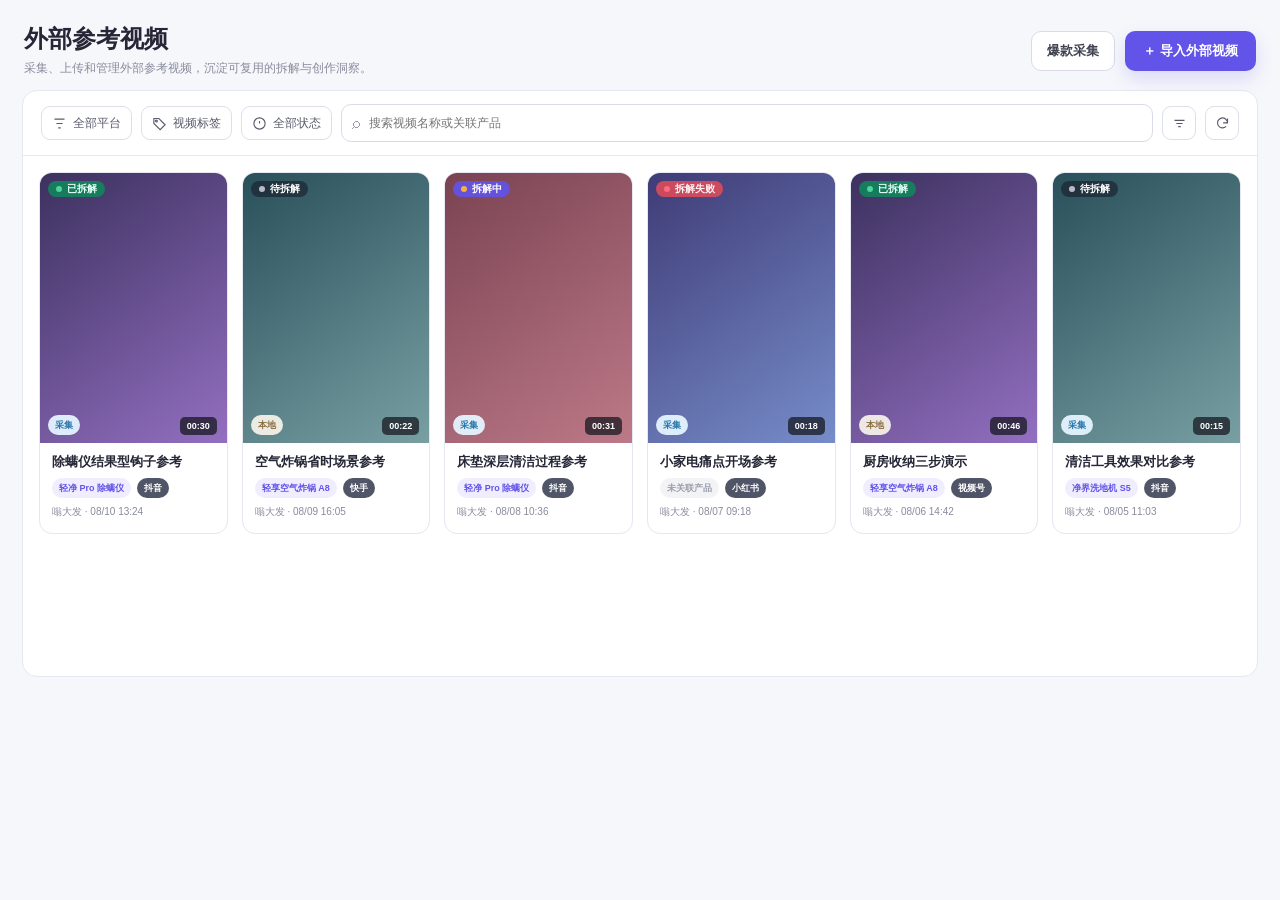
<file: embedded-pages/外部参考视频.html>
<!doctype html>
<html lang="zh-CN"><head>
<meta charset="utf-8"><meta name="viewport" content="width=device-width,initial-scale=1">
<title>外部参考视频 · 内容罗盘</title><link rel="stylesheet" href="external-reference.css?v=20260811b"><link rel="stylesheet" href="external-reference-overrides.css?v=20260811m"><script defer src="external-reference.js?v=20260816a"></script>
</head><body><main class="rv-app" id="referenceApp">
  <header class="rv-head"><div><h1>外部参考视频</h1><p>采集、上传和管理外部参考视频，沉淀可复用的拆解与创作洞察。</p></div><div class="rv-head-actions"><button class="rv-btn rv-btn-secondary" id="rvCollect">爆款采集</button><button class="rv-btn rv-btn-primary" id="rvImport">＋ 导入外部视频</button></div></header>
  <section class="rv-content"><div class="rv-toolbar">
    <div class="rv-menu-wrap"><button class="rv-filter-btn" id="rvPlatformBtn"><svg viewBox="0 0 24 24"><path d="M4 5h16M7 12h10M10 19h4"/></svg><span id="rvPlatformText">全部平台</span></button><div class="rv-pop-menu" id="rvPlatformMenu" hidden><button data-platform="all">全部平台</button><button data-platform="douyin">抖音</button><button data-platform="kuaishou">快手</button><button data-platform="channels">视频号</button><button data-platform="xiaohongshu">小红书</button><button data-platform="other">其他</button></div></div>
    <button class="rv-filter-btn" id="rvTagBtn"><svg viewBox="0 0 24 24"><path d="M3 12V4h8l10 10-8 8L3 12z"/><circle cx="7" cy="8" r="1.5"/></svg>视频标签</button>
    <div class="rv-menu-wrap"><button class="rv-filter-btn" id="rvStatusBtn"><svg viewBox="0 0 24 24"><circle cx="12" cy="12" r="9"/><path d="M12 8v4M12 16h.01"/></svg><span id="rvStatusText">全部状态</span></button><div class="rv-pop-menu" id="rvStatusMenu" hidden><button data-status="all">全部状态</button><button data-status="pending">待拆解</button><button data-status="running">拆解中</button><button data-status="done">已拆解</button><button data-status="failed">拆解失败</button></div></div>
    <label class="rv-search"><span>⌕</span><input id="rvSearch" placeholder="搜索视频名称或关联产品" autocomplete="off"><button id="rvSearchClear" hidden>×</button></label>
    <div class="rv-menu-wrap"><button class="rv-icon-btn" id="rvSort" title="排序"><svg viewBox="0 0 24 24"><path d="M4 7h16M7 12h10M10 17h4"/></svg></button><div class="rv-pop-menu rv-sort-menu" id="rvSortMenu" hidden><button data-sort="new">最近上传</button><button data-sort="old">最早上传</button><button data-sort="name">视频名称</button><button data-sort="duration-desc">时长从长到短</button><button data-sort="duration-asc">时长从短到长</button></div></div>
    <button class="rv-icon-btn" id="rvRefresh" title="刷新"><svg viewBox="0 0 24 24"><path d="M20 11a8 8 0 10-2.3 5.7M20 4v7h-7"/></svg></button>
  </div><div class="rv-grid" id="rvGrid"></div><div class="rv-empty" id="rvEmpty" hidden><b>未找到符合条件的内容</b><p>试试清空筛选条件或上传参考视频。</p><button class="rv-btn rv-btn-secondary" id="rvReset">清空筛选</button></div></section>
  <section class="rv-detail-page" id="rvDetailPage" hidden></section>
  <div class="rv-selection" id="rvSelection" hidden>
  <div class="rv-selection-info"><span class="rv-selection-check"><svg viewBox="0 0 24 24" fill="none" stroke="currentColor" stroke-width="3"><path d="M5 12l5 5L20 7"/></svg></span><span>已选 <b id="rvSelected">0</b> 项</span></div>
  <div class="rv-selection-actions">
    <button class="rv-action" data-batch="download" title="下载"><svg viewBox="0 0 24 24" fill="none" stroke="currentColor" stroke-width="2"><path d="M12 3v12m0 0l-4-4m4 4l4-4M4 17v2a2 2 0 002 2h12a2 2 0 002-2v-2"/></svg>下载</button>
    <button class="rv-action" data-batch="tag" title="打标签"><svg viewBox="0 0 24 24" fill="none" stroke="currentColor" stroke-width="2"><path d="M3 12V4h8l10 10-8 8L3 12z"/><circle cx="7" cy="8" r="1.5" fill="currentColor"/></svg>打标签</button>
    <button class="rv-action" data-batch="product" title="关联产品"><svg viewBox="0 0 24 24" fill="none" stroke="currentColor" stroke-width="2"><path d="M3 7l9-4 9 4-9 4-9-4z"/><path d="M3 12l9 4 9-4M3 17l9 4 9-4"/></svg>关联产品</button>
    <button class="rv-action" data-batch="analyze" title="拆解"><svg viewBox="0 0 24 24" fill="none" stroke="currentColor" stroke-width="2"><path d="M12 2l2.5 6.5L21 9l-5 4.5L17.5 21 12 17l-5.5 4L8 13.5 3 9l6.5-.5z"/></svg>拆解</button>
    <button class="rv-action rv-action-danger" data-batch="delete" title="删除"><svg viewBox="0 0 24 24" fill="none" stroke="currentColor" stroke-width="2"><path d="M3 6h18M8 6V4a2 2 0 012-2h4a2 2 0 012 2v2M19 6l-1 14a2 2 0 01-2 2H8a2 2 0 01-2-2L5 6"/></svg>删除</button>
    <button class="rv-action-close" id="rvCancelSelect" title="取消选择" aria-label="取消选择">×</button>
  </div>
</div><div id="rvOverlays"></div><div class="rv-toast" id="rvToast" hidden></div><script src="external-reference.js?v=20260816a"></script></body></html>
</file>
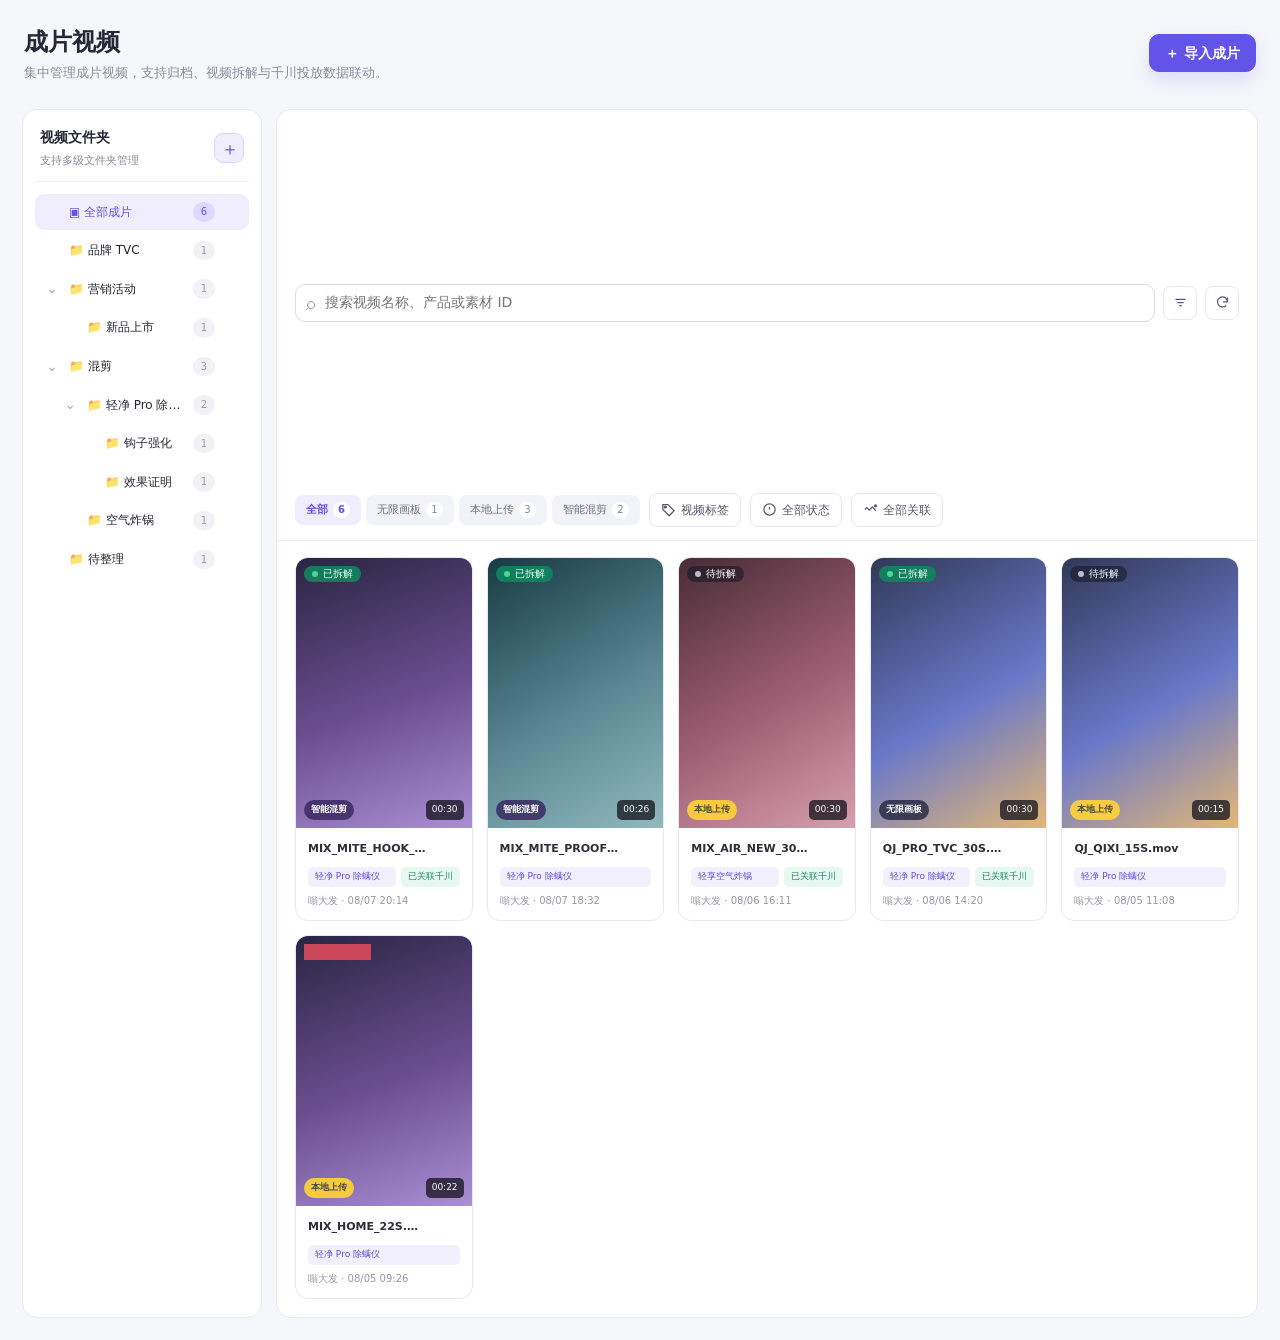
<file: embedded-pages/成片视频.html>
<!DOCTYPE html>
<html lang="zh-CN">
<head>
  <meta charset="UTF-8">
  <meta name="viewport" content="width=device-width, initial-scale=1.0">
  <meta name="description" content="内容罗盘 · 成片视频库">
  <title>成片视频库 · 内容罗盘</title>
  <link rel="stylesheet" href="styles-base.css?v=20260822x">
  <link rel="stylesheet" href="styles-ai-home.css?v=20260822x">
  <link rel="stylesheet" href="styles-pull.css?v=20260822x">
  <link rel="stylesheet" href="styles-qianchuan.css?v=20260822x">
  <link rel="stylesheet" href="styles-pull-entry.css?v=20260822x">
  <link rel="stylesheet" href="styles-agent.css?v=20260822x">
  <link rel="stylesheet" href="styles-copy.css?v=20260822x">
  <link rel="stylesheet" href="styles-structure.css?v=20260822x">
  <link rel="stylesheet" href="styles-automation.css?v=20260822x">
  <link rel="stylesheet" href="../css/lapan-detail.css?v=20260808">
  <link rel="stylesheet" href="finished-videos.css?v=20260811f">
  <link rel="stylesheet" href="finished-videos-overrides.css?v=20260811a">
</head>
<body class="fv-body">
  <main class="fv-app" id="finishedVideoApp">
    <section class="fv-list-view" id="fvListView">
      <header class="fv-page-head">
        <div>
          <h1>成片视频</h1>
          <p>集中管理成片视频，支持归档、视频拆解与千川投放数据联动。</p>
        </div>
        <div class="fv-head-actions"><button class="fv-btn fv-btn-primary" type="button" id="fvImportBtn">＋ 导入成片</button></div>
      </header>

      <div class="fv-workspace">
        <aside class="fv-folder-panel" aria-label="视频文件夹">
          <div class="fv-panel-head">
            <div><strong>视频文件夹</strong><small>支持多级文件夹管理</small></div>
            <button class="fv-icon-btn" id="fvNewRootFolder" type="button" title="新建一级文件夹" aria-label="新建一级文件夹">＋</button>
          </div>
          <div class="fv-folder-tree" id="fvFolderTree"></div>
        </aside>

        <section class="fv-content-panel">
          <div class="fv-content-toolbar" aria-label="视频搜索与筛选">
            <div class="fv-filter-bar" aria-label="视频筛选">
              <div class="fv-segmented fv-source-tabs" id="fvSourceFilter">
                <button class="active" type="button" data-value="all">全部<span class="fv-filter-count" id="fvSourceCountAll"></span></button>
                <button type="button" data-value="infinite">无限画板<span class="fv-filter-count" id="fvSourceCountInfinite"></span></button>
                <button type="button" data-value="local">本地上传<span class="fv-filter-count" id="fvSourceCountLocal"></span></button>
                <button type="button" data-value="remix">智能混剪<span class="fv-filter-count" id="fvSourceCountRemix"></span></button>
              </div>
              <button class="fv-filter-trigger" id="fvTagFilterBtn" type="button"><svg viewBox="0 0 24 24" fill="none" stroke="currentColor" stroke-width="2" aria-hidden="true"><path d="M3 12V4h8l10 10-8 8L3 12z"/><circle cx="7" cy="8" r="1.5" fill="currentColor"/></svg>视频标签</button>
              <div class="fv-filter-select-wrap">
                <button class="fv-filter-trigger" id="fvStatusFilter" type="button"><svg viewBox="0 0 24 24" fill="none" stroke="currentColor" stroke-width="2" aria-hidden="true"><circle cx="12" cy="12" r="9"/><path d="M12 8v4M12 16h.01"/></svg><span id="fvStatusFilterText">全部状态</span></button>
                <div class="fv-toolbar-menu" id="fvStatusDropdown" hidden>
                  <button type="button" data-status="all">全部状态</button>
                  <button type="button" data-status="pending">待分析</button>
                  <button type="button" data-status="running">拆解中</button>
                  <button type="button" data-status="done">已拆解</button>
                  <button type="button" data-status="failed">分析失败</button>
                </div>
              </div>
              <div class="fv-filter-select-wrap">
                <button class="fv-filter-trigger" id="fvQcFilter" type="button"><svg viewBox="0 0 24 24" fill="none" stroke="currentColor" stroke-width="2" aria-hidden="true"><path d="M3 12l3-3 4 4 5-5 6 6"/><circle cx="20" cy="6" r="2.5" fill="currentColor" stroke="none"/></svg><span id="fvQcFilterText">全部关联</span></button>
                <div class="fv-toolbar-menu" id="fvQcDropdown" hidden>
                  <button type="button" data-qc="all">全部关联</button>
                  <button type="button" data-qc="linked">已关联千川</button>
                  <button type="button" data-qc="unlinked">未关联千川</button>
                </div>
              </div>
            </div>
            <div class="fv-toolbar-actions">
              <label class="fv-search">
                <span aria-hidden="true">⌕</span>
                <input id="fvSearch" type="search" placeholder="搜索视频名称、产品或素材 ID" autocomplete="off">
                <button type="button" id="fvClearSearch" aria-label="清空搜索" hidden>×</button>
              </label>
              <div class="fv-filter-select-wrap">
                <button class="fv-toolbar-icon" id="fvSortBtn" type="button" aria-label="排序方式" title="排序方式"><svg viewBox="0 0 24 24" fill="none" stroke="currentColor" stroke-width="2"><path d="M4 7h16M7 12h10M10 17h4"/></svg></button>
                <div class="fv-toolbar-menu fv-sort-menu" id="fvSortDropdown" hidden>
                  <button type="button" data-sort="time-desc">上传时间 ↓</button>
                  <button type="button" data-sort="time-asc">上传时间 ↑</button>
                  <button type="button" data-sort="name">文件名</button>
                  <button type="button" data-sort="size-desc">大小 ↓</button>
                  <button type="button" data-sort="size-asc">大小 ↑</button>
                </div>
              </div>
              <button class="fv-toolbar-icon" id="fvRefreshBtn" type="button" aria-label="刷新列表" title="刷新列表"><svg viewBox="0 0 24 24" fill="none" stroke="currentColor" stroke-width="2"><path d="M20 11a8 8 0 10-2.3 5.7M20 4v7h-7"/></svg></button>
            </div>
          </div>

          <div class="fv-grid" id="fvVideoGrid" aria-live="polite"></div>
          <div class="fv-empty" id="fvEmpty" hidden>
            <div>▣</div><strong>未找到符合条件的内容</strong>
            <p>尝试清空搜索或切换筛选条件。</p>
            <button class="fv-btn fv-btn-secondary" id="fvResetFilters" type="button">清空筛选</button>
          </div>
        </section>
      </div>

      <div class="fv-selection-bar" id="fvSelectionBar" hidden>
        <div class="fv-selection-info">
          <span class="fv-selection-check">✓</span>
          <span>已选 <b id="fvSelectedCount">0</b> 项</span>
        </div>
        <div class="fv-selection-actions">
          <button class="fv-action" type="button" data-batch="download" title="下载"><svg viewBox="0 0 24 24" fill="none" stroke="currentColor" stroke-width="2"><path d="M12 3v12m0 0l-4-4m4 4l4-4M4 17v2a2 2 0 002 2h12a2 2 0 002-2v-2"/></svg>下载</button>
          <button class="fv-action" type="button" data-batch="tag" title="打标签"><svg viewBox="0 0 24 24" fill="none" stroke="currentColor" stroke-width="2"><path d="M3 12V4h8l10 10-8 8L3 12z"/><circle cx="7" cy="8" r="1.5" fill="currentColor"/></svg>打标签</button>
          <button class="fv-action" type="button" data-batch="move" title="转移"><svg viewBox="0 0 24 24" fill="none" stroke="currentColor" stroke-width="2"><path d="M3 7a2 2 0 012-2h4l2 2h8a2 2 0 012 2v9a2 2 0 01-2 2H5a2 2 0 01-2-2V7z"/></svg>转移</button>
          <button class="fv-action" type="button" data-batch="analyze" title="拆解"><svg viewBox="0 0 24 24" fill="none" stroke="currentColor" stroke-width="2"><path d="M12 2l2.5 6.5L21 9l-5 4.5L17.5 21 12 17l-5.5 4L8 13.5 3 9l6.5-.5z"/></svg>拆解</button>
          <button class="fv-action" type="button" data-batch="product" title="关联产品"><svg viewBox="0 0 24 24" fill="none" stroke="currentColor" stroke-width="2"><path d="M4 7h16v12H4z"/><path d="M8 7V5h8v2M8 13h8"/></svg>关联产品</button>
          <button class="fv-action fv-action-danger" type="button" data-batch="delete" title="删除"><svg viewBox="0 0 24 24" fill="none" stroke="currentColor" stroke-width="2"><path d="M3 6h18M8 6V4a2 2 0 012-2h4a2 2 0 012 2v2M19 6l-1 14a2 2 0 01-2 2H8a2 2 0 01-2-2L5 6"/></svg>删除</button>
          <button class="fv-action-close" type="button" id="fvCancelSelection" title="取消选择" aria-label="取消选择">×</button>
        </div>
      </div>
    </section>

    <section class="fv-detail-view" id="fvDetailView" hidden>
      <header class="fv-detail-head">
        <div class="fv-detail-title-row">
          <button class="fv-back-btn" id="fvBackToList" type="button"><span aria-hidden="true">←</span> 返回列表</button>
          <div class="fv-detail-title-content">
            <div class="fv-detail-title-line">
              <h1 id="fvDetailTitle">视频详情</h1>
              <div class="fv-detail-title-meta">
              <span class="fv-tag fv-tag-remix" id="fvDetailSourceTag">智能混剪</span>
              <span class="fv-tag fv-tag-neutral" id="fvDetailQianchuanTag">未关联千川</span>
              </div>
            </div>
            <div class="fv-detail-info"><span id="fvDetailFolderPath">所属文件夹：—</span><i></i><span id="fvDetailCreated">创建：—</span><i></i><span id="fvDetailUpdated">最近修改：—</span><i id="fvDetailTagsDivider"></i><span class="fv-detail-video-tags" id="fvDetailVideoTags"></span></div>
          </div>
        </div>
        <div class="fv-detail-actions">
          <button class="fv-btn fv-btn-secondary" id="fvDetailHistory" type="button">查看变更</button><button class="fv-btn fv-btn-secondary" id="fvEditDetailInfo" type="button">编辑信息</button>
          <button class="fv-btn fv-btn-primary" id="fvReanalyze" type="button">重新拆解</button>
        </div>
      </header>

      <section class="fv-data-analysis-section" id="fvDataAnalysisSection">
        <section class="fv-ad-section" id="fvAdSection" hidden>
          <div class="fv-section-head fv-analysis-section-head">
            <div class="fv-ad-title"><h2>千川投流数据</h2><span class="fv-ad-material-id" id="fvAdMaterialId"></span></div>
            <div class="fv-period-filter">
              <span>统计周期：</span>
              <input type="date" id="fvRangeStart" value="2026-08-02" aria-label="统计开始日期">
              <b>~</b>
              <input type="date" id="fvRangeEnd" value="2026-08-08" aria-label="统计结束日期">
              <small id="fvRangeError"></small>
            </div>
          </div>
          <div class="fv-ad-grid" id="fvAdGrid"></div>
        </section>

        <div class="fv-interaction-head" id="fvInteractionHead">
          <div><h2>互动时序分析</h2></div>
        </div>
        <section class="fv-player-analytics" id="fvPlayerAnalytics">
          <article class="fv-video-panel">
            <div class="fv-video-shell" id="fvVideoShell">
              <video id="fvNativeVideo" playsinline hidden></video>
              <div class="fv-video-poster" id="fvVideoPoster"><span id="fvPosterCode">MIX</span><small id="fvPosterName">混剪</small></div>
              <button class="fv-big-play" id="fvPlayBtn" type="button" aria-label="播放视频">▶</button>
              <div class="fv-video-progress"><i id="fvVideoProgress"></i></div>
              <div class="fv-video-time"><span id="fvCurrentTime">00:00</span><span>/</span><span id="fvTotalTime">00:30</span></div>
            </div>
          </article>

          <article class="fv-chart-panel" id="fvChartPanel">
            <div class="fv-metric-tabs" id="fvMetricTabs"></div>
            <div class="fv-peak-insight" id="fvPeakInsight"><span>i</span><p>互动峰值将用于识别高价值画面，辅助后续视频创作。</p></div>
            <div class="fv-chart-wrap" id="fvChartWrap">
              <svg class="fv-chart" id="fvChart" viewBox="0 0 920 330" preserveAspectRatio="none" aria-label="秒级互动曲线"></svg>
              <div class="fv-chart-tooltip" id="fvChartTooltip" hidden></div>
            </div>
            <div class="fv-chart-scrollbar"><i></i><i></i></div>
            <div class="fv-chart-state" id="fvChartState" hidden></div>
          </article>
        </section>
      </section>

      <section id="page-pull" class="fv-pull-replica">
        <div class="page-head" hidden></div>
        <section class="main-card fv-pull-summary-card">
          <div class="video-box fv-pull-video-box" id="fvPullVideoBox" hidden>
            <button class="video-thumb" id="fvPullPreview" type="button" aria-label="预览视频">
              <span class="play-btn">▶</span><span class="wm" id="fvPullVideoName">视频预览</span>
            </button>
          </div>
          <div class="summary-col">
            <div class="summary-head fv-pull-summary-head" id="fvPullSummaryHead" hidden><span class="name" id="fvPullSummaryTitle">视频分析结果</span><span class="meta" id="fvPullSummaryMeta"></span></div>
            <div class="summary-grid">
              <div class="sum-card">
                <h4><span class="t">✦ 口播文案</span><button class="copy-icon" type="button" data-pull-copy="voice" title="复制口播文案" aria-label="复制口播文案"><svg viewBox="0 0 24 24" fill="none" stroke="currentColor" stroke-width="1.8" aria-hidden="true"><rect x="8" y="8" width="11" height="11" rx="2"/><path d="M16 8V6a2 2 0 00-2-2H6a2 2 0 00-2 2v8a2 2 0 002 2h2"/></svg></button></h4>
                <div class="script-lines" id="fvPullVoiceText">
                  00:00：刚换的床单，也能吸出一杯脏东西。<br>
                  00:03：看得见的是表面，看不见的都藏在床垫深处。<br>
                  00:06：轻净 Pro 一边拍打一边吸，深层脏污直接带出来。<br>
                  00:10：毛发和细小碎屑都会进到透明尘杯里。<br>
                  00:14：床垫、沙发和布艺椅，都能顺手清理。<br>
                  00:18：机身握持轻松，日常拿出来不费劲。<br>
                  00:23：现在把看不见的脏东西，也一起清理干净。
                </div>
              </div>
              <div class="sum-card">
                <h4><span class="t">✦ 脚本总结</span><button class="copy-icon" type="button" data-pull-copy="script" title="复制脚本总结" aria-label="复制脚本总结"><svg viewBox="0 0 24 24" fill="none" stroke="currentColor" stroke-width="1.8" aria-hidden="true"><rect x="8" y="8" width="11" height="11" rx="2"/><path d="M16 8V6a2 2 0 00-2-2H6a2 2 0 00-2 2v8a2 2 0 002 2h2"/></svg></button></h4>
                <div class="sum-rows" id="fvPullScriptText">
                  <div class="sum-row"><span class="label">结构公式</span><span class="val">结果钩子—用户痛点—产品介绍—核心卖点—使用场景—行动引导</span></div>
                  <div class="sum-row"><span class="label">钩子形式</span><span class="val">结果前置型 / 视觉冲击 <span class="ref-num">1</span></span></div>
                  <div class="sum-row"><span class="label">主打场景</span><span class="val">床垫深层清洁 <span class="ref-num">3</span>、沙发布艺清洁 <span class="ref-num">5</span></span></div>
                  <div class="sum-row"><span class="label">用户痛点</span><span class="val">床垫深处的灰尘和毛发肉眼难以发现，普通清洁难以触达。</span></div>
                  <div class="sum-row"><span class="label">产品卖点</span><span class="val">拍打与吸尘同步、透明尘杯结果可见、机身轻巧、支持多场景使用。</span></div>
                  <div class="sum-row"><span class="label">圈定人群</span><span class="val">养宠家庭、敏感人群家庭、重视床品清洁的用户。</span></div>
                  <div class="sum-row"><span class="label">行动引导</span><span class="val">以清洁前后对比收尾，引导用户立即清理床品。</span></div>
                </div>
              </div>
              <div class="sum-card">
                <h4><span class="t">✦ 画面总结</span><button class="copy-icon" type="button" data-pull-copy="visual" title="复制画面总结" aria-label="复制画面总结"><svg viewBox="0 0 24 24" fill="none" stroke="currentColor" stroke-width="1.8" aria-hidden="true"><rect x="8" y="8" width="11" height="11" rx="2"/><path d="M16 8V6a2 2 0 00-2-2H6a2 2 0 00-2 2v8a2 2 0 002 2h2"/></svg></button></h4>
                <div id="fvPullVisualText">
                  <div class="vs-row"><div class="vs-head"><span class="label">出镜人物</span><span class="divider"></span><span class="val">一位家庭用户，完成拿取、启动、清洁和展示尘杯等动作。</span></div><div class="thumb-strip"><span class="cir g1"></span><span class="cir g2"></span><span class="cir g3"></span><span class="cir g4"></span><span class="cir g5"></span></div></div>
                  <div class="vs-row"><div class="vs-head"><span class="label">产品展示方式</span><span class="divider"></span><span class="val">床垫清洁演示、透明尘杯特写、清洁前后效果对比。</span></div><div class="thumb-strip"><span class="sq g7"></span><span class="sq g2"></span><span class="sq g5"></span><span class="sq g8"></span></div></div>
                  <div class="vs-row" style="margin-bottom:0"><div class="vs-head"><span class="label">主要场景</span><span class="divider"></span><span class="val">卧室、客厅、布艺清洁场景。</span></div><div class="thumb-strip"><span class="sq g1"></span><span class="sq g3"></span><span class="sq g6"></span></div></div>
                </div>
              </div>
            </div>
          </div>
        </section>

        <div class="tabs-bar">
          <div class="tabs"><div class="tab active">分镜分析</div><div class="tab">画面逐帧</div></div>
          <button class="btn-download" type="button" id="fvPullDownload">↓ 一键下载</button>
        </div>
        <section class="shots-wrap" id="shotsWrap"><div class="shots-scroll"><div class="shots-grid" id="shotsGrid"></div></div></section>
        <section class="frames-wrap" id="framesWrap"><div class="frames-grid" id="framesGrid"></div></section>
      </section>
    </section>
  </main>

  <div class="fv-menu" id="fvCardMenu" hidden></div>
  <div class="fv-tooltip" id="fvTooltip" hidden></div>
  <div class="fv-toast-region" id="fvToastRegion" aria-live="polite"></div>

  <div class="fv-modal-backdrop" id="fvFolderModal" hidden>
    <section class="fv-modal fv-modal-small" role="dialog" aria-modal="true" aria-labelledby="fvFolderModalTitle">
      <header><div><span class="fv-modal-kicker">文件夹管理</span><h2 id="fvFolderModalTitle">新建文件夹</h2><p id="fvFolderModalSubtitle">创建一级或多级视频文件夹。</p></div><button type="button" data-close-modal="fvFolderModal" aria-label="关闭">×</button></header>
      <div class="fv-modal-body">
        <label class="fv-field"><span>文件夹名称 <b>*</b></span><input id="fvFolderName" maxlength="30" placeholder="输入 1–30 个字符"><small id="fvFolderNameError"></small></label>
        <label class="fv-field"><span>父级文件夹</span><select id="fvFolderParent"></select><small>不能移动到自身或其子级；最多 5 层。</small></label>
      </div>
      <footer><button class="fv-btn fv-btn-secondary" type="button" data-close-modal="fvFolderModal">取消</button><button class="fv-btn fv-btn-primary" id="fvSaveFolder" type="button">确认</button></footer>
    </section>
  </div>

  <div class="fv-modal-backdrop" id="fvDeleteFolderModal" hidden>
    <section class="fv-modal" role="dialog" aria-modal="true" aria-labelledby="fvDeleteFolderTitle">
      <header><div><span class="fv-modal-kicker danger">删除确认</span><h2 id="fvDeleteFolderTitle">删除文件夹？</h2><p id="fvDeleteFolderSummary"></p></div><button type="button" data-close-modal="fvDeleteFolderModal" aria-label="关闭">×</button></header>
      <div class="fv-modal-body" id="fvDeleteFolderBody"></div>
      <footer><button class="fv-btn fv-btn-secondary" type="button" data-close-modal="fvDeleteFolderModal">取消</button><button class="fv-btn fv-btn-danger" id="fvConfirmDeleteFolder" type="button">确认删除</button></footer>
    </section>
  </div>

  <div class="fv-modal-backdrop" id="fvImportModal" hidden>
    <section class="fv-modal" role="dialog" aria-modal="true" aria-labelledby="fvImportTitle">
      <header><div><span class="fv-modal-kicker">导入成片</span><h2 id="fvImportTitle">上传本地成片</h2></div><button type="button" data-close-modal="fvImportModal" aria-label="关闭">×</button></header>
      <div class="fv-modal-body">
        <label class="fv-upload" id="fvImportDrop"><input id="fvImportFile" type="file" accept=".mp4,.mov,.m4v,.webm,.ogv,video/mp4,video/quicktime,video/x-m4v,video/webm,video/ogg" hidden><span>⇧</span><strong>点击选择或拖拽视频至此</strong><small>支持 MP4、MOV、M4V、WebM、OGV 格式，单个文件不超过 500M</small></label>
        <div class="fv-import-file" id="fvImportFileInfo" hidden></div>
        <div class="fv-form-grid">
          <label class="fv-field full"><span>文件名称 <b>*</b></span><input id="fvImportFileName" maxlength="60" placeholder="选择视频后自动填入"><small id="fvImportNameError"></small></label>
          <label class="fv-field"><span>对应产品 <b>*</b></span><select id="fvImportProduct"></select><small id="fvImportProductError"></small></label>
          <label class="fv-field"><span>所属文件夹 <b>*</b></span><select id="fvImportFolder"></select></label>
          <label class="fv-field full" id="fvImportIdsField"><span>关联千川素材 ID <em>选填</em></span><input id="fvImportIds" maxlength="60" placeholder="输入一个千川素材 ID"><small>填写后，成片将展示“已关联千川”标签并同步投流数据。</small></label>
          <div class="fv-field full fv-import-tags"><span>视频标签 <em>选填</em></span><div class="fv-import-tag-control"><div id="fvImportTagList"></div><button class="fv-btn fv-btn-secondary small" id="fvImportAddTag" type="button">＋ 添加标签</button></div></div>
        </div>
      </div>
      <footer><button class="fv-btn fv-btn-secondary" type="button" data-close-modal="fvImportModal">取消</button><button class="fv-btn fv-btn-primary" id="fvConfirmImport" type="button">导入成片</button></footer>
    </section>
  </div>

  <div class="fv-modal-backdrop" id="fvAnalyzeModal" hidden>
    <section class="fv-modal fv-modal-small" role="dialog" aria-modal="true" aria-labelledby="fvAnalyzeTitle">
      <header><div><span class="fv-modal-kicker">视频拆解</span><h2 id="fvAnalyzeTitle">确认开始拆解？</h2></div><button type="button" data-close-modal="fvAnalyzeModal" aria-label="关闭">×</button></header>
      <div class="fv-modal-body">
        <ul class="fv-check-list">
          <li>生成口播文案、脚本结构、画面总结与分镜结果</li>
          <li id="fvAnalyzeQianchuan">已关联千川素材，同步生成互动时序分析</li>
        </ul>
        <p class="fv-modal-note">生成期间可继续浏览，完成后可在视频详情查看结果。</p>
      </div>
      <footer><button class="fv-btn fv-btn-secondary" type="button" data-close-modal="fvAnalyzeModal">取消</button><button class="fv-btn fv-btn-primary" id="fvStartAnalyze" type="button">开始拆解</button></footer>
    </section>
  </div>


  <div class="fv-modal-backdrop" id="fvPreviewModal" hidden>
    <section class="fv-modal fv-preview-modal" role="dialog" aria-modal="true" aria-labelledby="fvPreviewTitle">
      <header><div><span class="fv-modal-kicker" id="fvPreviewKicker">成片预览</span><h2 id="fvPreviewTitle">成片预览</h2></div><button type="button" data-close-modal="fvPreviewModal" aria-label="关闭">×</button></header>
      <div class="fv-modal-body fv-preview-body">
        <div class="fv-preview-layout">
          <div class="fv-preview-video" id="fvPreviewVideo"><video id="fvPreviewNative" controls playsinline hidden></video><div class="fv-preview-poster"><span>▶</span><strong id="fvPreviewPosterName">视频预览</strong></div></div>
          <aside class="fv-preview-info" aria-label="视频信息">
            <div class="fv-preview-info-head"><div class="fv-preview-info-tags"><span class="fv-tag" id="fvPreviewSourceTag">来源</span><span class="fv-preview-status-tag" id="fvPreviewStatusTag">待分析</span><span class="fv-tag fv-tag-neutral" id="fvPreviewQianchuanTag">未关联千川</span></div><div><button class="fv-btn fv-btn-secondary small" id="fvPreviewHistory" type="button">查看变更</button><button class="fv-btn fv-btn-secondary small" id="fvPreviewEditInfo" type="button">编辑</button></div></div>
            <dl>
              <div><dt>对应产品</dt><dd id="fvPreviewProduct">—</dd></div><div><dt>所属文件夹</dt><dd id="fvPreviewFolder">—</dd></div>
              <div><dt>文件名称</dt><dd id="fvPreviewFile">—</dd></div><div><dt>时长 / 大小</dt><dd id="fvPreviewDuration">—</dd></div>
              <div class="full"><dt>创建</dt><dd id="fvPreviewCreated">—</dd></div><div class="full"><dt>最近修改</dt><dd id="fvPreviewUpdated">—</dd></div>
              <div class="full"><dt>千川素材 ID</dt><dd id="fvPreviewQianchuanId">未关联</dd></div>
            </dl>
            <section class="fv-preview-tag-module" aria-label="视频标签">
              <div><span>视频标签</span><div id="fvPreviewTagList"></div></div>
              <button class="fv-btn fv-btn-secondary small" id="fvPreviewAddTag" type="button">＋ 添加标签</button>
            </section>
          </aside>
        </div>
      </div>
      <footer><button class="fv-btn fv-btn-secondary" id="fvPreviewAnalyze" type="button" hidden>开始拆解</button><button class="fv-btn fv-btn-secondary" id="fvPreviewDetail" type="button">查看拆解结果</button><button class="fv-btn fv-btn-primary" id="fvPreviewDownload" type="button">下载视频</button></footer>
    </section>
  </div>

  <div class="fv-modal-backdrop" id="fvAssetModal" hidden>
    <section class="fv-modal fv-modal-small" role="dialog" aria-modal="true" aria-labelledby="fvAssetModalTitle">
      <header><div><span class="fv-modal-kicker">视频操作</span><h2 id="fvAssetModalTitle">编辑视频</h2><p id="fvAssetModalSubtitle"></p></div><button type="button" data-close-modal="fvAssetModal" aria-label="关闭">×</button></header>
      <div class="fv-modal-body" id="fvAssetModalBody"></div>
      <footer><button class="fv-btn fv-btn-secondary" type="button" data-close-modal="fvAssetModal">取消</button><button class="fv-btn fv-btn-primary" id="fvAssetModalConfirm" type="button">确认</button></footer>
    </section>
  </div>

  <div class="fv-modal-backdrop" id="fvTagModal" hidden>
    <section class="fv-modal fv-tag-modal" role="dialog" aria-modal="true" aria-labelledby="fvTagModalTitle">
      <header><div><span class="fv-modal-kicker">标签</span><h2 id="fvTagModalTitle">按标签筛选</h2><p id="fvTagModalSubtitle">选择一个或多个标签。</p></div><button type="button" data-close-modal="fvTagModal" aria-label="关闭">×</button></header>
      <div class="fv-modal-body fv-tag-modal-body">
        <aside class="fv-tag-modal-side">
          <button class="fv-tag-group active" type="button" data-tag-group="all"><span>全部标签</span><b id="fvTagCountAll">0</b></button>
          <button class="fv-tag-group" type="button" data-tag-group="uncategorized"><span>未分组</span><b id="fvTagCountNone">0</b></button>
          <i></i>
          <div id="fvTagGroupList"></div>
          <button class="fv-new-tag-group" type="button" id="fvNewTagGroup">＋ 新建分组</button>
        </aside>
        <div class="fv-tag-modal-main">
          <label class="fv-tag-search"><span>⌕</span><input id="fvTagSearch" type="search" placeholder="搜索标签..."></label>
          <div class="fv-tag-list" id="fvTagList"></div>
          <button class="fv-show-new-tag" id="fvShowNewTag" type="button">＋ 新建标签</button>
          <div class="fv-tag-create" id="fvTagCreateRow" hidden><input id="fvNewTagName" maxlength="20" placeholder="输入 1–20 个字符"><button class="fv-btn fv-btn-secondary small" id="fvCreateTag" type="button">新建</button></div>
          <small id="fvTagError"></small>
        </div>
      </div>
      <footer><span class="fv-tag-selected-hint" id="fvTagSelectedHint">已选 0 个标签</span><div><button class="fv-btn fv-btn-secondary" id="fvClearTag" type="button">清空</button><button class="fv-btn fv-btn-primary" id="fvConfirmTag" type="button">确定</button></div></footer>
    </section>
  </div>

  <div class="fv-modal-backdrop" id="fvBatchEditModal" hidden>
    <section class="fv-modal fv-modal-small" role="dialog" aria-modal="true" aria-labelledby="fvBatchEditTitle">
      <header><div><span class="fv-modal-kicker">批量操作</span><h2 id="fvBatchEditTitle">编辑视频</h2><p id="fvBatchEditSubtitle"></p></div><button type="button" data-close-modal="fvBatchEditModal" aria-label="关闭">×</button></header>
      <div class="fv-modal-body" id="fvBatchEditBody"></div>
      <footer><button class="fv-btn fv-btn-secondary" type="button" data-close-modal="fvBatchEditModal">取消</button><button class="fv-btn fv-btn-primary" id="fvConfirmBatchEdit" type="button">确认</button></footer>
    </section>
  </div>

  <div class="fv-modal-backdrop" id="fvHistoryModal" hidden>
    <section class="fv-modal" role="dialog" aria-modal="true" aria-labelledby="fvHistoryTitle">
      <header><div><span class="fv-modal-kicker">拆解历史</span><h2 id="fvHistoryTitle">历史拆解记录</h2><p>重新拆解会生成新记录，历史结果不会被覆盖。</p></div><button type="button" data-close-modal="fvHistoryModal" aria-label="关闭">×</button></header>
      <div class="fv-modal-body"><div class="fv-history-list" id="fvHistoryList"></div></div>
      <footer><button class="fv-btn fv-btn-primary" type="button" data-close-modal="fvHistoryModal">完成</button></footer>
    </section>
  </div>

  <div class="fv-modal-backdrop" id="fvAssetHistoryModal" hidden>
    <section class="fv-modal" role="dialog" aria-modal="true" aria-labelledby="fvAssetHistoryTitle">
      <header><div><span class="fv-modal-kicker">修改记录</span><h2 id="fvAssetHistoryTitle">视频修改记录</h2><p id="fvAssetHistoryMeta"></p></div><button type="button" data-close-modal="fvAssetHistoryModal" aria-label="关闭">×</button></header>
      <div class="fv-modal-body"><div class="fv-history-list" id="fvAssetHistoryList"></div></div>
      <footer><button class="fv-btn fv-btn-primary" type="button" data-close-modal="fvAssetHistoryModal">确定</button></footer>
    </section>
  </div>

  <script src="js/finished-videos.js?v=20260816a"></script>
  <script src="../js/lapan-detail.js?v=20260808"></script>
</body>
</html>
</file>
<file: css/main-base.css>
:root {
      --brand: #5b5ce2;
      --brand-strong: #4647c8;
      --brand-soft: #eeefff;
      --cyan: #20b8cd;
      --orange: #ff8a3d;
      --green: #16a778;
      --red: #e55353;
      --ink: #202231;
      --muted: #74798c;
      --line: #e7e9f0;
      --surface: #ffffff;
      --canvas: #f5f6fa;
      --shadow: 0 10px 30px rgba(34, 38, 67, .08);
      --radius: 16px;
      --sidebar: 232px;
    }

    * { box-sizing: border-box; }

    html { scroll-behavior: smooth; }

    body {
      margin: 0;
      color: var(--ink);
      background: var(--canvas);
      font-family: Inter, "PingFang SC", "Microsoft YaHei", system-ui, sans-serif;
      font-size: 14px;
      line-height: 1.55;
    }

    button, input, textarea, select { font: inherit; }
    button { cursor: pointer; }

    .app {
      display: grid;
      grid-template-columns: var(--sidebar) minmax(0, 1fr);
      min-height: 100vh;
    }

    .sidebar {
      position: fixed;
      inset: 0 auto 0 0;
      z-index: 30;
      width: var(--sidebar);
      display: flex;
      flex-direction: column;
      padding: 22px 14px 16px;
      overflow: hidden;
      scrollbar-width: thin;
      scrollbar-color: transparent transparent;
      color: #dfe2ff;
      background:
        radial-gradient(circle at 20% 8%, rgba(112, 115, 255, .34), transparent 30%),
        linear-gradient(180deg, #17192d 0%, #111322 100%);
    }

    .sidebar-menu-scroll {
      flex: 1 1 auto;
      min-height: 0;
      overflow-y: auto;
      overflow-x: hidden;
      overscroll-behavior: contain;
    }

    .sidebar:hover { scrollbar-color: rgba(151, 158, 207, .5) transparent; }
    .sidebar::-webkit-scrollbar { width: 7px; }
    .sidebar::-webkit-scrollbar-track { background: transparent; }
    .sidebar::-webkit-scrollbar-thumb {
      border: 2px solid transparent;
      border-radius: 999px;
      background: transparent;
      background-clip: padding-box;
    }
    .sidebar:hover::-webkit-scrollbar-thumb { background-color: rgba(151, 158, 207, .48); }
    .sidebar:hover::-webkit-scrollbar-thumb:hover { background-color: rgba(184, 190, 238, .74); }

    .brand {
      display: flex;
      align-items: center;
      gap: 11px;
      padding: 0 10px 22px;
    }

    .brand-mark {
      width: 38px;
      height: 38px;
      display: grid;
      place-items: center;
      border-radius: 12px;
      color: white;
      font-size: 19px;
      font-weight: 800;
      background: linear-gradient(135deg, #8386ff, #5758df 60%, #31c5d8);
      box-shadow: 0 8px 22px rgba(91, 92, 226, .35);
    }

    .brand strong { display: block; color: #fff; font-size: 17px; letter-spacing: .4px; }
    .brand small { color: #8e93b5; font-size: 11px; }

    .sidebar-collapse {
      width: 24px;
      height: 24px;
      display: inline-grid;
      place-items: center;
      margin-left: auto;
      padding: 0;
      border: 1px solid #e2e2e6;
      border-radius: 7px;
      color: #74747c;
      background: #fff;
      font-size: 15px;
      line-height: 1;
      cursor: pointer;
      transition: .18s ease;
    }
    .sidebar-collapse:hover { color: #202126; border-color: #cbcbcf; background: #f2f2f4; }

    .nav-label {
      padding: 13px 12px 7px;
      color: #6e7497;
      font-size: 11px;
      font-weight: 700;
      letter-spacing: 1.2px;
    }

    .nav {
      display: grid;
      gap: 5px;
    }

    .nav-group { margin: 0 0 6px; }
    .nav-group summary {
      display: flex;
      align-items: center;
      justify-content: space-between;
      gap: 8px;
      padding: 10px 12px;
      border-radius: 10px;
      color: #d8dcf1;
      cursor: pointer;
      list-style: none;
      user-select: none;
      transition: .2s ease;
    }
    .nav-group summary::-webkit-details-marker { display: none; }
    .nav-group summary:hover { background: rgba(255,255,255,.05); }
    .nav-group-title { display: flex; align-items: center; gap: 10px; font-weight: 720; }
    .nav-group-caret { color: #777da4; font-size: 13px; transition: transform .2s ease; }
    .nav-group[open] .nav-group-caret { transform: rotate(180deg); }
    .nav-sublist { display: grid; gap: 3px; padding: 3px 0 4px 37px; }
    .nav-item.nav-sub {
      min-height: 34px;
      padding: 8px 11px;
      border-radius: 8px;
      color: #9ea4c2;
      font-size: 13px;
    }
    .nav-item.nav-sub.active { box-shadow: inset 2px 0 0 #8487ff; }
    .nav-item.nav-sub.nested { margin-left: 10px; font-size: 12px; }
    .nav-item.nav-sub.planned { color: #707692; }
    .nav-item.nav-sub.planned::after { content: "规划中"; margin-left: auto; color: #666c87; font-size: 10px; }
    .nav-config { margin: 2px 0 0 10px; padding-left: 10px; border-left: 1px solid rgba(255,255,255,.08); }
    .nav-child-group { margin: 0; }
    .nav-child-group summary {
      display: flex;
      align-items: center;
      justify-content: space-between;
      min-height: 34px;
      padding: 8px 11px;
      border-radius: 8px;
      color: #9ea4c2;
      cursor: pointer;
      list-style: none;
      font-size: 13px;
    }
    .nav-child-group summary::-webkit-details-marker { display: none; }
    .nav-child-group summary:hover { background: rgba(255,255,255,.05); color: #fff; }
    .nav-child-group > summary span:last-child { color: #777da4; transition: transform .2s ease; }
    .nav-child-group[open] > summary span:last-child { transform: rotate(180deg); }
    .nav-child-list { display: grid; gap: 3px; margin: 2px 0 3px 12px; padding-left: 10px; border-left: 1px solid rgba(255,255,255,.07); }

    .nav-item {
      width: 100%;
      display: flex;
      align-items: center;
      gap: 11px;
      padding: 11px 12px;
      border: 0;
      border-radius: 10px;
      color: #aeb3cf;
      background: transparent;
      text-align: left;
      transition: .2s ease;
    }

    .nav-item:hover { color: #fff; background: rgba(255,255,255,.06); }
    .nav-item.active {
      color: #fff;
      background: linear-gradient(90deg, rgba(103, 106, 244, .34), rgba(103, 106, 244, .13));
      box-shadow: inset 3px 0 0 #8487ff;
    }

    .nav-icon {
      width: 26px;
      height: 26px;
      display: grid;
      place-items: center;
      border-radius: 8px;
      color: currentColor;
      background: rgba(255,255,255,.06);
      font-size: 13px;
      font-weight: 800;
    }

    .sidebar-spacer { flex: 1; }

    .account {
      display: flex;
      align-items: center;
      gap: 10px;
      margin-top: 14px;
      padding: 13px 10px 3px;
      border-top: 1px solid rgba(255,255,255,.08);
    }

    .avatar {
      width: 34px;
      height: 34px;
      display: grid;
      place-items: center;
      border-radius: 50%;
      color: #fff;
      font-weight: 700;
      background: linear-gradient(135deg, #ff9d64, #ee6c8f);
    }

    .account strong { display: block; color: #fff; font-size: 13px; }
    .account small { color: #777d9e; font-size: 11px; }

    .main {
      grid-column: 2;
      min-width: 0;
      min-height: 100vh;
    }

    .topbar {
      display: none;
      position: sticky;
      top: 0;
      z-index: 20;
      height: 68px;
      align-items: center;
      justify-content: space-between;
      padding: 0 28px;
      border-bottom: 1px solid var(--line);
      background: rgba(255,255,255,.92);
      backdrop-filter: blur(14px);
      transition: color .22s ease, background .22s ease, border-color .22s ease;
    }

    .crumb { display: flex; align-items: center; gap: 9px; color: var(--muted); }
    .crumb strong { color: var(--ink); font-size: 16px; }

    .top-actions { display: flex; align-items: center; gap: 10px; }

    .main.pull-mode .topbar {
      color: #eef0f8;
      border-bottom-color: #2c303c;
      background: rgba(22, 24, 32, .94);
    }

    .main.pull-mode .crumb,
    .main.pull-mode .crumb strong {
      color: #eef0f8;
    }

    .main.pull-mode .crumb > span:first-of-type {
      color: #8f95a8;
    }

    .main.pull-mode .team-select,
    .main.pull-mode .topbar .ghost-btn,
    .main.pull-mode .topbar .icon-btn {
      color: #cbd0de;
      border-color: #383b49;
      background: #22252f;
    }

    .team-select, .icon-btn, .ghost-btn, .primary-btn, .soft-btn {
      border: 1px solid var(--line);
      border-radius: 10px;
      background: #fff;
    }

    .team-select {
      padding: 8px 12px;
      color: #4e5263;
      font-weight: 600;
    }

    .icon-btn {
      width: 36px;
      height: 36px;
      color: #64697c;
      font-size: 16px;
    }

    .page {
      display: none;
      min-height: 100vh;
      animation: fadeIn .24s ease;
    }

    .page.active { display: block; }

    @keyframes fadeIn {
      from { opacity: 0; }
      to { opacity: 1; }
    }

    .page-pad { padding: 26px 28px 44px; }

    .page-head {
      display: flex;
      align-items: flex-start;
      justify-content: space-between;
      gap: 20px;
      margin-bottom: 22px;
    }

    .page-head h1 { margin: 0 0 5px; font-size: 24px; line-height: 1.2; }
    .page-head p { margin: 0; color: var(--muted); }

    .badge {
      display: inline-flex;
      align-items: center;
      gap: 5px;
      padding: 4px 8px;
      border-radius: 999px;
      color: var(--brand-strong);
      background: var(--brand-soft);
      font-size: 11px;
      font-weight: 700;
    }

    .badge.green { color: #087d59; background: #e6f8f1; }
    .badge.orange { color: #b45d20; background: #fff1e6; }
    .badge.red { color: #b53e3e; background: #ffeded; }
    .badge.gray { color: #656b7e; background: #f0f1f5; }

    .primary-btn, .ghost-btn, .soft-btn {
      padding: 9px 14px;
      font-weight: 650;
      transition: .2s ease;
    }

    .primary-btn {
      color: #fff;
      border-color: var(--brand);
      background: linear-gradient(135deg, #6b6dea, #5556d7);
      box-shadow: 0 8px 18px rgba(91, 92, 226, .2);
    }

    .primary-btn:hover { transform: translateY(-1px); box-shadow: 0 10px 24px rgba(91, 92, 226, .28); }
    .ghost-btn { color: #555a6d; background: #fff; }
    .ghost-btn:hover { border-color: #cdd0db; background: #f9f9fc; }
    .soft-btn { color: var(--brand-strong); border-color: transparent; background: var(--brand-soft); }

    .card {
      border: 1px solid var(--line);
      border-radius: var(--radius);
      background: var(--surface);
      box-shadow: 0 4px 18px rgba(28, 32, 59, .035);
    }

    .card-title {
      display: flex;
      align-items: center;
      justify-content: space-between;
      gap: 12px;
      padding: 16px 18px 12px;
    }

    .card-title h3 { margin: 0; font-size: 15px; }
    .card-title small { color: var(--muted); }
</file>
<file: css/main-ai-create.css>
/* AI 创建 */
    .ai-shell {
      --conversation-panel-width: 220px;
      height: 100vh;
      position: relative;
      display: grid;
      grid-template-columns: var(--conversation-panel-width) minmax(480px, 1fr);
      overflow: hidden;
      background: #f7f8fb;
    }

    .conversation-panel, .asset-panel { height: 100vh; background: #fff; }

    .conversation-panel { min-width:0; overflow-y: auto; border-right: 1px solid var(--line); padding: 18px 13px; }
    .conversation-panel-toggle {
      position:absolute; z-index:15; top:28px; left:calc(var(--conversation-panel-width) - 38px);
      display:grid; place-items:center; width:24px; height:24px; padding:0;
      border:1px solid #e2e2e6; border-radius:7px; background:#fff;
      color:#74747c; font-size:15px; line-height:1; cursor:pointer; transition:left .22s ease, color .18s ease, border-color .18s ease, background .18s ease;
    }
    .conversation-panel-toggle:hover,.conversation-panel-toggle:focus-visible { border-color:#cbcbcf; color:#202126; background:#f2f2f4; outline:0; }
    .ai-shell.conversation-collapsed { --conversation-panel-width:0px; }
    .ai-shell.conversation-collapsed .conversation-panel { overflow:hidden; padding-left:0; padding-right:0; border-right:0; }
    .ai-shell.conversation-collapsed .conversation-panel-toggle { left:8px; }
    .asset-panel {
      position: fixed;
      z-index: 52;
      top: 0;
      right: 0;
      width: min(480px, 42vw);
      padding: 18px 15px;
      overflow-y: auto;
      border-left: 1px solid var(--line);
      box-shadow: -16px 0 40px rgba(25, 29, 50, .13);
      transform: translateX(105%);
      transition: transform .24s ease;
    }
    .asset-panel.open { transform: translateX(0); }
    .asset-backdrop {
      position: fixed;
      z-index: 51;
      inset: 0 0 0 var(--sidebar);
      display: none;
      background: rgba(27, 30, 45, .2);
      backdrop-filter: blur(1px);
    }
    .asset-backdrop.show { display: block; }
    .asset-toggle {
      position: absolute;
      z-index: 4;
      top: 14px;
      right: 18px;
      display: flex;
      align-items: center;
      gap: 7px;
      padding: 8px 11px;
      border: 1px solid #d9dbe7;
      border-radius: 9px;
      color: #555a6d;
      background: rgba(255,255,255,.94);
      box-shadow: 0 5px 16px rgba(40, 43, 69, .08);
      font-size: 12px;
      font-weight: 700;
    }
    .asset-toggle:hover { border-color: #bfc2ee; color: var(--brand-strong); }
    .asset-close { width: 28px; height: 28px; border: 0; border-radius: 7px; color: #74798b; background: #f1f2f6; }

    .panel-label {
      display: flex;
      justify-content: space-between;
      align-items: center;
      margin-bottom: 13px;
      font-weight: 700;
    }

    .new-chat {
      width: 100%;
      padding: 10px;
      margin-bottom: 15px;
      border: 1px dashed #b8bbd5;
      border-radius: 10px;
      color: var(--brand-strong);
      background: #f7f7ff;
      font-weight: 700;
    }

    .chat-list { display: grid; gap: 6px; }

    .chat-row {
      padding: 10px;
      border-radius: 9px;
      color: #666b7d;
      cursor: pointer;
      transition: .2s ease;
    }

    .chat-row:hover, .chat-row.active { color: var(--ink); background: #f1f2f8; }
    .chat-row strong { display: block; overflow: hidden; text-overflow: ellipsis; white-space: nowrap; font-size: 13px; }
    .chat-row small { color: #9a9ead; }

    .creation-stage {
      min-width: 0;
      min-height: 0;
      height: 100vh;
      display: flex;
      flex-direction: column;
      position: relative;
      overflow: hidden;
      padding: 22px 24px 18px;
    }

    .ai-hero {
      padding: 7px 0 18px;
      text-align: center;
    }

    .ai-hero .spark {
      width: 50px;
      height: 50px;
      margin: 0 auto 11px;
      display: grid;
      place-items: center;
      border-radius: 17px;
      color: #fff;
      font-size: 22px;
      background: linear-gradient(135deg, #6567e8, #8d69de 56%, #23bfd0);
      box-shadow: 0 12px 28px rgba(91,92,226,.24);
    }

    .ai-hero h1 { margin: 0; font-size: 25px; }
    .ai-hero p { max-width: 620px; margin: 7px auto 0; color: var(--muted); }

    .agent-grid {
      display: grid;
      grid-template-columns: repeat(3, minmax(0, 1fr));
      gap: 12px;
      max-width: 860px;
      width: 100%;
      margin: 0 auto;
    }

    .agent-card {
      min-height: 126px;
      padding: 15px;
      border: 1px solid var(--line);
      border-radius: 14px;
      background: #fff;
      text-align: left;
      transition: .2s ease;
    }

    .agent-card:hover, .agent-card.selected {
      border-color: #aeb1f5;
      transform: translateY(-2px);
      box-shadow: 0 10px 24px rgba(70, 71, 200, .11);
    }

    .agent-card.selected { background: linear-gradient(145deg, #fff, #f5f5ff); }
    .agent-card.tool-card { border-style: dashed; background: #fbfbff; }
    .agent-card.tool-card .agent-icon { background: #f0efff; color: var(--brand); }

    .agent-grid.attention .agent-card {
      animation: agentAttention .7s ease;
    }

    @keyframes agentAttention {
      0%, 100% { border-color: var(--line); }
      45% { border-color: #8588f3; box-shadow: 0 0 0 4px rgba(91, 92, 226, .1); }
    }

    .agent-card .agent-icon {
      width: 34px;
      height: 34px;
      display: grid;
      place-items: center;
      margin-bottom: 10px;
      border-radius: 10px;
      color: var(--brand-strong);
      background: var(--brand-soft);
      font-weight: 800;
    }

    .agent-card strong { display: block; margin-bottom: 3px; }
    .agent-card small { color: var(--muted); line-height: 1.45; }
    .agent-foot { display: flex; flex-wrap: wrap; gap: 5px; margin-top: 9px; }
    .agent-chip {
      padding: 3px 7px;
      border-radius: 999px;
      color: #6e7183;
      background: #f2f3f7;
      font-size: 10px;
      font-weight: 650;
    }
</file>
<file: css/main-ai-home.css>
/* AI 创作首页：轻量创作台 */
    #page-creation .ai-shell { background: #fff; }
    #page-creation .conversation-panel { padding: 20px 14px; color: #30313a; background: #fbfbfc; border-right-color: #ececef; }
    #page-creation .conversation-panel .panel-label { margin: 2px 2px 14px; color: #24252c; font-size: 14px; }
    #page-creation .new-chat { padding: 12px; margin-bottom: 0; border: 0; color: #fff; background: #181818; border-radius: 13px; box-shadow: 0 5px 13px rgba(25,25,25,.12); }
    .session-history-head { margin-top:18px; padding:16px 4px 9px; border-top:1px solid #e8e8ec; color:#777982; font-size:12px; font-weight:700; }
    #page-creation .chat-list { gap: 4px; }
    #page-creation .chat-row { position:relative; padding:11px 36px 11px 10px; border-radius:10px; cursor:pointer; }
    #page-creation .chat-row strong { color: #42434a; font-size: 12px; }
    #page-creation .chat-row small { display:none; }
    #page-creation .chat-row:hover, #page-creation .chat-row.active { background: #eeeeF0; }
    #page-creation .chat-row.active strong { color: #26272d; }
    #page-creation .conversation-panel .panel-label { justify-content:flex-start; }
    .session-more { display:none; position:absolute; top:50%; right:8px; width:24px; height:24px; padding:0; border:0; border-radius:6px; color:#6e6d75; background:transparent; cursor:pointer; transform:translateY(-50%); font-size:16px; line-height:20px; }
    .chat-row:hover .session-more, .chat-row.menu-open .session-more { display:block; }
    .session-more:hover { background:#dedee2; }
    .session-menu { display:none; position:absolute; z-index:30; top:36px; right:6px; width:120px; padding:5px; border:1px solid #e3e2e7; border-radius:9px; background:#fff; box-shadow:0 12px 26px rgba(27,25,34,.16); }
    .chat-row.menu-open .session-menu { display:grid; gap:2px; }
    .session-menu button { padding:8px 10px; border:0; border-radius:6px; color:#55535d; background:transparent; text-align:left; cursor:pointer; }
    .session-menu button:hover { background:#f3f2f5; }
    .session-menu button.danger { color:#e44f55; }
    .session-menu button.danger:hover { background:#fff0f1; }
    #page-creation .chat-row strong.session-title-editing { display:block; padding:3px 6px; margin:-4px -7px; overflow:visible; border:1px solid #8b70e6; border-radius:6px; outline:0; background:#fff; white-space:nowrap; cursor:text; box-shadow:0 0 0 3px rgba(139,112,230,.1); }
    #page-creation .creation-stage { background: #fff; }
    #page-creation .ai-hero {
      order: 1;
      margin-top: auto;
      padding: 0 0 28px;
    }
    #page-creation .ai-hero .spark {
      width: auto;
      height: auto;
      margin-bottom: 14px;
      color: #8f3dff;
      background: transparent;
      box-shadow: none;
      font-size: 18px;
    }
    #page-creation .ai-hero h1 { color: #252936; font-size: clamp(28px, 2.2vw, 38px); letter-spacing: -.8px; }
    #page-creation .ai-hero p { color: #858897; font-size: 15px; }
    #page-creation .chat-output {
      order: 1;
      max-width: 1240px;
      width: min(1240px, calc(100% - 48px));
      padding: 28px 70px 16px;
      -ms-overflow-style: none;
      scrollbar-width: none;
    }
    #page-creation .chat-output::-webkit-scrollbar { width: 0; height: 0; }
    #page-creation .chat-output.show { flex: 1 1 auto; width: min(1240px, calc(100% - 48px)); margin: 0 auto; }
    #page-creation .composer-wrap { order: 2; width: min(780px, 94%); margin: 0 auto 14px; }
    #page-creation .creation-stage:has(.chat-output.show) .composer-wrap { width: min(1040px, calc(100% - 48px)); margin-bottom: 24px; }
    #page-creation .creation-stage:has(.chat-output.show) .composer { border-radius: 20px; }
    #page-creation .chat-output .message { margin-bottom: 18px; }
    #page-creation .chat-output .message.assistant {
      width: calc(100% - 46px);
      margin-left: 46px;
      padding: 15px 18px;
      box-sizing: border-box;
      background: #fafafa;
    }
    #page-creation .chat-output .message.user { margin-right: 46px; margin-bottom: 22px; padding: 14px 16px; }
    #page-creation .chat-output .message.assistant::before { left: -40px; top: 14px; }
    #page-creation .chat-output .message.user::after { right: -40px; top: 14px; }
    #page-creation .conversation-locator {
      display: none;
      position: absolute;
      z-index: 3;
      top: 32px;
      bottom: 146px;
      left: 18px;
      width: 12px;
      pointer-events: none;
    }
    #page-creation .creation-stage:has(.chat-output.show) .conversation-locator { display: block; }
    #page-creation .locator-dot {
      position: absolute;
      left: 0;
      width: 8px;
      height: 3px;
      padding: 0;
      border: 0;
      border-radius: 1px;
      cursor: pointer;
      pointer-events: auto;
      background: #d2d5dd;
      transition: width .16s ease, background .16s ease;
    }
    #page-creation .locator-dot:hover,
    #page-creation .locator-dot.is-active { width: 16px; background: #757b8c; }
    #page-creation .locator-preview {
      position: absolute;
      left: 24px;
      top: 50%;
      width: 270px;
      padding: 10px 12px;
      border: 1px solid #e3e5eb;
      border-radius: 10px;
      opacity: 0;
      visibility: hidden;
      transform: translateY(-50%) translateX(-4px);
      pointer-events: none;
      color: #555a68;
      background: rgba(255,255,255,.98);
      box-shadow: 0 10px 28px rgba(31, 36, 51, .12);
      transition: opacity .16s ease, transform .16s ease, visibility .16s ease;
    }
    #page-creation .locator-dot:hover .locator-preview,
    #page-creation .locator-dot:focus-visible .locator-preview { opacity: 1; visibility: visible; transform: translateY(-50%) translateX(0); }
    #page-creation .locator-preview strong,
    #page-creation .locator-preview span { display: block; overflow: hidden; white-space: nowrap; text-overflow: ellipsis; }
    #page-creation .locator-preview strong { margin-bottom: 5px; color: #343845; font-size: 12px; }
    #page-creation .locator-preview span { font-size: 11px; line-height: 1.6; }
    #page-creation .locator-preview span:last-child { color: #9297a4; }
    #page-creation .chat-output .generated-assets { gap: 10px; }
    #page-creation .chat-output .generated-asset { padding: 13px; border-radius: 12px; }
    #page-creation .chat-output .guided-prompts { margin-top: 12px; padding-top: 10px; border-top: 1px solid #ececf0; }
    #page-creation .composer {
      padding: 11px;
      border: 1px solid rgba(220, 220, 225, .9);
      border-radius: 26px;
      background: rgba(255,255,255,.94);
      box-shadow: 0 16px 46px rgba(32, 33, 45, .1), inset 0 1px 0 rgba(255,255,255,.94);
    }
    #page-creation .composer:focus-within { border-color: rgba(136, 89, 255, .45); box-shadow: 0 0 0 4px rgba(136, 89, 255, .08), 0 18px 48px rgba(32, 33, 45, .11); }
    #page-creation .composer textarea { min-height: 84px; padding: 15px 17px 7px; color: #34353d; font-size: 14px; line-height: 1.65; }
    #page-creation .composer textarea::placeholder { color: #aaaeb8; }
    #page-creation .composer-foot { padding: 0 4px 3px; }
    #page-creation .composer-selectors { gap: 7px; }
    #page-creation .agent-pill {
      min-height: 36px;
      padding: 6px 12px 6px 7px;
      border-color: #e2e2e7;
      border-radius: 999px;
      color: #30313a;
      background: linear-gradient(180deg, #fff, #f7f7f9);
      box-shadow: 0 2px 7px rgba(32, 32, 40, .05);
      font-size: 12px;
      font-weight: 720;
    }
    #page-creation .agent-pill.required { color: #363740; border-style: solid; }
    #page-creation .agent-pill:hover { border-color: #c9bded; background: #fff; }
    #page-creation .agent-pill-icon {
      width: 24px;
      height: 24px;
      border-radius: 9px;
      color: #fff;
      background: linear-gradient(135deg, #4e57db, #a45ae9);
      box-shadow: 0 3px 8px rgba(110, 80, 210, .28);
    }
    #page-creation .model-trigger {
      height: 36px;
      padding: 5px 12px 5px 7px;
      border-color: #e2e2e7;
      border-radius: 999px;
      color: #30313a;
      background: linear-gradient(180deg, #fff, #f7f7f9);
      box-shadow: 0 2px 7px rgba(32, 32, 40, .05);
    }
    #page-creation .model-trigger:hover { border-color: #c9bded; background: #fff; }
    #page-creation .model-trigger-icon {
      width: 24px;
      height: 24px;
      border-radius: 9px;
      background: linear-gradient(135deg, #342e4b, #6d5d91);
      box-shadow: 0 3px 8px rgba(67, 57, 94, .2);
    }
    #page-creation .model-trigger-copy { gap: 6px; }
    #page-creation .model-trigger-copy small { color: #9697a1; font-size: 10px; }
    #page-creation .model-trigger-copy strong { color: #454650; font-size: 12px; }
    #page-creation .send-btn {
      width: 42px;
      height: 42px;
      border-radius: 15px;
      color: #fff;
      background: linear-gradient(150deg, #242424, #0d0d0e);
      box-shadow: 0 5px 13px rgba(16, 16, 18, .22);
    }
    #page-creation .send-btn:hover:not(:disabled) { transform: translateY(-1px); box-shadow: 0 8px 17px rgba(16, 16, 18, .27); }
    #page-creation .send-btn:disabled { color: #fff; background: #c5c5c8; }
    #page-creation .agent-grid {
      order: 3;
      display: flex;
      flex-wrap: wrap;
      justify-content: center;
      gap: 9px;
      max-width: 900px;
      margin: 0 auto clamp(32px, 5.5vh, 74px);
    }
    #page-creation .agent-card {
      min-height: 0;
      width: auto;
      padding: 8px 13px 8px 8px;
      display: inline-flex;
      align-items: center;
      gap: 7px;
      border-color: rgba(228, 228, 234, .96);
      border-radius: 999px;
      color: #535561;
      background: rgba(255,255,255,.72);
      box-shadow: 0 3px 12px rgba(42, 43, 55, .035);
    }
    #page-creation .agent-card .agent-icon { display: none; }
    #page-creation .agent-card strong { margin: 0; font-size: 12px; }
    #page-creation .agent-card small, #page-creation .agent-card .agent-foot { display: none; }
    #page-creation .agent-card:hover {
      transform: translateY(-1px);
      border-color: #bea1ff;
      color: #6e37cd;
      box-shadow: 0 8px 18px rgba(102, 61, 192, .13);
    }
    #page-creation .agent-card.selected { transform: translateY(-1px); border-color: #9f7dff; color: #332d4b; background: linear-gradient(135deg, #fcfaff, #f3eeff); box-shadow: 0 8px 18px rgba(114, 84, 210, .12); }
    #page-creation .agent-card.tool-card { border-style: solid; background: rgba(255,255,255,.82); }
    #page-creation .agent-popover, #page-creation .model-popover {
      border: 1px solid rgba(225, 225, 230, .95);
      border-radius: 18px;
      background: rgba(255,255,255,.98);
      box-shadow: 0 18px 48px rgba(37, 38, 50, .16);
    }
    #page-creation .agent-option, #page-creation .model-option { border-radius: 12px; }
    #page-creation .agent-option:hover, #page-creation .model-option:hover { background: #f6f3ff; }
    #page-creation .agent-option.selected, #page-creation .model-option.selected { background: #f1ecff; }

    /* 输入框下方的专业 Agent：信息型小卡片，而非标签 */
    #page-creation .agent-grid {
      display: grid;
      grid-template-columns: repeat(4, minmax(0, 1fr));
      gap: 10px;
      max-width: 780px;
      width: min(780px, 94%);
      margin-bottom: clamp(28px, 4.5vh, 58px);
    }
    #page-creation .agent-card {
      min-height: 108px;
      width: 100%;
      position: relative;
      padding: 14px 14px 13px;
      display: block;
      border-radius: 16px;
      background: linear-gradient(145deg, rgba(255,255,255,.94), rgba(249,249,252,.82));
      box-shadow: 0 6px 18px rgba(42, 43, 55, .045);
    }
    #page-creation .agent-card .agent-icon {
      display: none;
    }
    #page-creation .agent-card::before {
      content: "";
      position: absolute;
      top: 14px;
      left: 14px;
      width: 22px;
      height: 3px;
      border-radius: 99px;
      background: linear-gradient(90deg, #8469ed, #d197ff);
    }
    #page-creation .agent-card strong { margin: 13px 0 4px; color: #343540; font-size: 13px; }
    #page-creation .agent-card small {
      display: -webkit-box;
      overflow: hidden;
      color: #92949f;
      font-size: 10px;
      line-height: 1.45;
      -webkit-box-orient: vertical;
      -webkit-line-clamp: 2;
    }
    #page-creation .agent-card .agent-foot { display: flex; margin-top: 7px; }
    #page-creation .agent-card .agent-chip { padding: 2px 6px; color: #85838f; background: #f1f1f4; font-size: 9px; }
    #page-creation .agent-card .agent-chip:not(:first-child) { display: none; }
    #page-creation .agent-card:hover { transform: translateY(-3px); }
    #page-creation .agent-card.selected {
      border-color: #bba5ff;
      color: #5137a6;
      background: linear-gradient(145deg, #fbfaff, #efeaff);
      box-shadow: 0 10px 22px rgba(115, 78, 213, .14);
    }
    #page-creation .agent-card.selected strong { color: #5137a6; }
    #page-creation .agent-card.selected small { color: #8370b8; }
    #page-creation .agent-card.selected::before { background: linear-gradient(90deg, #5b41c8, #9863e9); }
    #page-creation .agent-card.selected .agent-chip { color: #7157af; background: #e6ddff; }
    #page-creation .agent-card.tool-card { border-style: solid; background: linear-gradient(145deg, #fbfaff, #f6f4ff); }
    #page-creation .agent-card.tool-card.selected { background: linear-gradient(145deg, #fbfaff, #efeaff); }
    @media (max-width: 1040px) { #page-creation .agent-grid { grid-template-columns: repeat(3, minmax(0, 1fr)); } }
    @media (max-width: 640px) { #page-creation .agent-grid { grid-template-columns: repeat(2, minmax(0, 1fr)); } }

    /* 轻量化侧栏：与 AI 创作首页保持一致的白底体系 */
    .sidebar {
      color: #5f6069;
      background: #fafafa;
      box-shadow: 1px 0 0 #ececef;
      padding-bottom: 0;
    }
    .sidebar-menu-scroll { scrollbar-color: transparent transparent; }
    .sidebar-menu-scroll:hover { scrollbar-color: transparent transparent; }
    .sidebar-menu-scroll::-webkit-scrollbar { width: 4px; }
    .sidebar-menu-scroll::-webkit-scrollbar-track { margin: 12px 0; }
    .sidebar-menu-scroll::-webkit-scrollbar-thumb {
      min-height: 40px;
      border: 0;
      border-radius: 99px;
      background: transparent;
      box-shadow: inset 0 0 0 1px rgba(255,255,255,.35);
    }
    .sidebar-menu-scroll:hover::-webkit-scrollbar-thumb { background: transparent; }
    .sidebar-menu-scroll.is-scrolling { scrollbar-color: rgba(147, 148, 156, .2) transparent; }
    .sidebar-menu-scroll.is-scrolling::-webkit-scrollbar-thumb { background: linear-gradient(180deg, rgba(174, 174, 181, .2), rgba(120, 120, 129, .28)); }
    .sidebar-menu-scroll.is-scrolling::-webkit-scrollbar-thumb:hover { background: linear-gradient(180deg, rgba(145, 145, 153, .32), rgba(94, 94, 104, .4)); }
    .brand-mark { background: linear-gradient(145deg, #262627, #09090a); box-shadow: 0 8px 18px rgba(24,24,24,.17); }
    .brand strong { color: #252529; }
    .brand small { color: #9a9aa2; }
    .nav-label { color: #a0a0a8; }
    .nav-group summary { color: #55565e; }
    .nav-group summary:hover { color: #24252b; background: #f0f0f2; }
    .nav-group-caret, .nav-child-group > summary span:last-child { color: #9b9ba3; }
    .nav-sublist { padding-left: 34px; }
    .nav-item.nav-sub, .nav-child-group summary { color: #777880; }
    .nav-item.nav-sub:hover, .nav-child-group summary:hover { color: #222329; background: #efeff1; }
    .nav-item.nav-sub.active { color: #171719; background: #e9e9eb; box-shadow: inset 2px 0 0 #222; }
    .nav-item.nav-sub.planned { color: #aaaab1; }
    .nav-item.nav-sub.planned::after { color: #b4b4ba; }
    .nav-config, .nav-child-list { border-left-color: #e3e3e6; }
    .nav-item { color: #666770; }
    .nav-item:hover { color: #222329; background: #efeff1; }
    .nav-item.active { color: #171719; background: #e9e9eb; box-shadow: inset 3px 0 0 #222; }
    .nav-icon { color: #666770; background: #eeeeef; }
    .nav-item.active .nav-icon { color: #fff; background: #242425; }
    .sidebar-spacer { flex: 1 0 24px; }
    .account {
      position: relative;
      z-index: 2;
      flex: 0 0 auto;
      bottom: auto;
      margin-top: auto;
      padding: 13px 10px 8px;
      border-top-color: #e8e8ea;
      background: linear-gradient(180deg, rgba(250,250,250,0), #fafafa 16px, #fafafa);
    }
    .account strong { color: #393a40; }
    .account small { color: #96969e; }

    @media (min-width: 861px) {
      .app.sidebar-collapsed { --sidebar: 72px; }
      .sidebar.is-collapsed { padding-left: 10px; padding-right: 10px; }
      .sidebar.is-collapsed .brand { justify-content: center; padding-left: 0; padding-right: 0; }
      .sidebar.is-collapsed .brand-copy,
      .sidebar.is-collapsed .nav-group-caret,
      .sidebar.is-collapsed .nav-sublist { display: none; }
      .sidebar.is-collapsed .nav-group.is-flyout-open > .nav-sublist {
        position: fixed;
        z-index: 4;
        top: var(--flyout-top, 72px);
        left: calc(var(--sidebar) + 8px);
        display: grid;
        width: 224px;
        max-height: min(560px, calc(100vh - var(--flyout-top, 72px) - 14px));
        padding: 8px;
        overflow: auto;
        border: 1px solid #e5e4e9;
        border-radius: 12px;
        background: #fff;
        box-shadow: 0 14px 34px rgba(32,33,41,.16);
      }
      .sidebar.is-collapsed .nav-group.is-flyout-open > .nav-sublist .nav-item.nav-sub { min-height: 36px; padding: 8px 10px; color: #666871; }
      .sidebar.is-collapsed .nav-group.is-flyout-open > .nav-sublist .nav-item.nav-sub:hover { color: #292a30; background: #f1f1f4; }
      .sidebar.is-collapsed .nav-group.is-flyout-open > .nav-sublist .nav-item.nav-sub.active { color: #24252a; background: #e9e9ed; box-shadow: inset 2px 0 0 #242425; }
      .sidebar.is-collapsed .nav-group.is-flyout-open > .nav-sublist .nav-child-group > summary { display:flex; justify-content:space-between; min-height: 36px; padding: 8px 10px; color: #55565e; background: transparent; font-weight: 650; text-align:left; }
      .sidebar.is-collapsed .nav-group.is-flyout-open > .nav-sublist .nav-child-group > summary:hover { color: #292a30; background: #f1f1f4; }
      .sidebar.is-collapsed .nav-group.is-flyout-open > .nav-sublist .nav-child-group > summary span:last-child { color: #9697a0; }
      .sidebar.is-collapsed .nav-group.is-flyout-open > .nav-sublist .nav-item.nav-sub.nested { min-height: 34px; margin-left: 0; padding: 7px 10px; color: #71727a; font-size: 12px; }
      .sidebar.is-collapsed .nav-group.is-flyout-open > .nav-sublist .nav-child-list { gap: 1px; margin: 2px 0 6px 14px; padding-left: 9px; border-left: 1px solid #e5e5e9; }
      .sidebar.is-collapsed .brand { gap: 4px; }
      .sidebar.is-collapsed .brand-mark { width: 28px; height: 28px; border-radius: 9px; font-size: 15px; }
      .sidebar.is-collapsed .sidebar-collapse { width: 20px; height: 20px; margin-left: 0; border-radius: 6px; font-size: 14px; }
      .sidebar.is-collapsed .nav-group { margin-bottom: 7px; }
      .sidebar.is-collapsed .nav-group summary { justify-content: center; padding: 9px 0; }
      .sidebar.is-collapsed .nav-group-title { gap: 0; font-size: 0; }
      .sidebar.is-collapsed .nav-group-title .nav-icon { font-size: 13px; }
      .sidebar.is-collapsed .nav-group:has(.nav-item.active) summary { background: #e9e9eb; }
      .sidebar.is-collapsed .nav-group:has(.nav-item.active) .nav-icon { color: #fff; background: #242425; }
      .sidebar.is-collapsed .account { justify-content: center; padding-left: 0; padding-right: 0; }
      .sidebar.is-collapsed .account > div:last-child { display: none; }
      .sidebar.is-collapsed .nav > .nav-item { justify-content: center; padding-left: 0; padding-right: 0; font-size: 0; }
      .sidebar.is-collapsed .nav > .nav-item .nav-icon { font-size: 13px; }
    }
    #page-creation .asset-toggle { border-radius: 999px; }
    #page-creation .creation-stage:has(.chat-output.show) .asset-toggle { top: 17px; right: 22px; }

    .chat-output {
      display: none;
      flex: 1;
      min-height: 0;
      max-width: 1200px;
      width: 100%;
      margin: 12px auto 0;
      padding: 2px 42px 14px;
      overflow-y: auto;
      overscroll-behavior: contain;
      scrollbar-gutter: stable;
    }

    .chat-output.show { display: block; }

    .message {
      position: relative;
      margin-bottom: 12px;
      padding: 14px 16px;
      border: 1px solid var(--line);
      border-radius: 14px;
      background: #fff;
    }

    .message.user {
      width: fit-content;
      max-width: 72%;
      margin-left: auto;
      margin-right: 0;
      border-color: #d8d9ff;
      border-top-right-radius: 4px;
      background: #f1f1ff;
    }

    .message.assistant {
      width: 100%;
      margin-left: 0;
      margin-right: auto;
      border-top-left-radius: 4px;
      box-shadow: 0 4px 14px rgba(37, 41, 67, .035);
    }

    .message.user::after,
    .message.assistant::before {
      position: absolute;
      top: 2px;
      width: 29px;
      height: 29px;
      display: grid;
      place-items: center;
      border-radius: 9px;
      font-size: 10px;
      font-weight: 800;
    }

    .message.user::after {
      content: "我";
      right: -37px;
      color: #fff;
      background: #696be3;
    }

    .message.assistant::before {
      content: "AI";
      left: -37px;
      color: #5b5ee2;
      background: #e9eaff;
    }

    .message-head { display: flex; align-items: center; justify-content: space-between; margin-bottom: 9px; }
    .message-head strong { font-size: 13px; }

    .message.assistant {
      padding: 11px 13px;
      border: 0;
      border-radius: 13px;
      background: #f7f7f8;
      box-shadow: none;
    }

    .message.assistant.located {
      animation: locatedMessage 1.5s ease;
    }

    @keyframes locatedMessage {
      0%, 100% { box-shadow: none; }
      35% { box-shadow: 0 0 0 4px rgba(91, 92, 226, .2); }
    }

    .assistant-summary {
      margin: 0 0 9px;
      color: #454958;
      font-size: 12px;
      line-height: 1.65;
    }
    .mix-chat-copy-result { position:relative; margin-top:10px; padding:12px 14px; border:1px solid #e5def8; border-radius:10px; background:#fbfaff; }
    .mix-chat-copy-result strong { display:block; color:#5d46bd; font-size:12px; }
    .mix-chat-copy-result p { margin:7px 0 0; color:#454958; font-size:12px; line-height:1.7; white-space:pre-wrap; }
    .mix-chat-copy-btn { position:absolute; top:10px; right:10px; display:inline-flex; align-items:center; justify-content:center; width:24px; height:24px; padding:0; border:1px solid #e0d8f5; border-radius:6px; color:#6c5cf0; background:#fff; cursor:pointer; transition:.15s; }
    .mix-chat-copy-btn:hover { border-color:#6c5cf0; background:#f4f2ff; color:#5d4ee8; }

    .generated-assets { display: grid; gap: 8px; }
    .generated-asset {
      padding: 10px 11px;
      border: 1px solid #e4e5ea;
      border-radius: 11px;
      background: #fff;
    }

    .generated-asset-head {
      display: flex;
      align-items: center;
      justify-content: space-between;
      gap: 10px;
      margin-bottom: 6px;
    }

    .generated-asset-head strong { color: #303442; font-size: 12px; }
    .generated-asset-head small { color: #9a9eab; font-size: 9px; }
    .generated-asset-body { color: #454957; font-size: 12px; line-height: 1.7; white-space: pre-line; }

    .generated-video {
      display: grid;
      grid-template-columns: 72px minmax(0, 1fr);
      gap: 11px;
      align-items: center;
    }

    .generated-video-cover {
      width: 72px;
      aspect-ratio: 9 / 16;
      display: grid;
      place-items: center;
      border-radius: 9px;
      color: #fff;
      background: linear-gradient(145deg, #292c42, #7072df);
      font-size: 22px;
    }

    .asset-inline-actions {
      display: flex;
      flex-wrap: wrap;
      gap: 5px;
      margin-top: 8px;
    }

    .asset-action {
      padding: 5px 8px;
      border: 1px solid #dedfe7;
      border-radius: 7px;
      color: #5e6373;
      background: #fff;
      font-size: 10px;
    }

    .asset-action:hover { color: var(--brand-strong); border-color: #c6c8ef; background: #f8f8ff; }
    .asset-action.primary { color: #fff; border-color: var(--brand); background: var(--brand); }
    .asset-action.saved { color: #278568; border-color: #bfe1d5; background: #eef9f5; }

    .guided-prompts {
      display: grid;
      grid-template-columns: 1fr;
      justify-items: start;
      gap: 6px;
      padding-top: 9px;
      margin-top: 9px;
      border-top: 1px solid #e4e5e9;
    }

    .guided-prompts span { color: #9a9eaa; font-size: 9px; }
    .guided-prompt {
      width: fit-content;
      padding: 6px 9px;
      border: 1px solid #dfe0e7;
      border-radius: 16px;
      color: #636879;
      background: #fff;
      font-size: 10px;
      text-align: left;
    }

    .guided-prompt:hover { color: var(--brand-strong); border-color: #c3c5ef; }

    .copy-result {
      margin-top: 10px;
      padding: 13px;
      border: 1px solid #ececf5;
      border-radius: 11px;
      background: #fafaff;
    }

    .result-meta { display: flex; flex-wrap: wrap; gap: 6px; margin-bottom: 8px; }
    .copy-result p { margin: 0; color: #383b4c; }
    .result-actions { display: flex; flex-wrap: wrap; gap: 8px; margin-top: 12px; }
    .result-grid { display: grid; grid-template-columns: repeat(3, minmax(0, 1fr)); gap: 10px; margin-top: 12px; }
    .result-card {
      padding: 13px;
      border: 1px solid #e7e8f1;
      border-radius: 12px;
      background: #fbfbfe;
    }
    .result-card p { margin: 7px 0 0; color: #3d4050; line-height: 1.65; font-size: 12px; }
    .result-section-title { margin: 15px 0 8px; font-size: 13px; font-weight: 760; color: #303344; }
    .result-note {
      margin-top: 10px;
      padding: 10px 12px;
      border-left: 3px solid #7375e8;
      border-radius: 7px;
      color: #555a6c;
      background: #f5f5ff;
      font-size: 12px;
      line-height: 1.6;
    }
    .structure-line, .compare-row {
      display: grid;
      grid-template-columns: 112px 1fr;
      gap: 10px;
      padding: 8px 0;
      border-bottom: 1px dashed #e6e7ee;
      font-size: 12px;
    }
    .structure-line:last-child, .compare-row:last-child { border-bottom: 0; }
    .structure-line strong, .compare-row strong { color: #5b5ee2; }
    .diff-old { color: #8b5160; text-decoration: line-through; }
    .diff-new { color: #27785b; font-weight: 650; }
    .story-table {
      width: 100%;
      border-collapse: collapse;
      table-layout: fixed;
      font-size: 11px;
    }
    .story-table th, .story-table td {
      padding: 8px 7px;
      border: 1px solid #e4e6ee;
      text-align: left;
      vertical-align: top;
      line-height: 1.45;
      word-break: break-word;
    }
    .story-table th { color: #666b7b; background: #f5f6f9; }
    .story-table th:nth-child(1), .story-table td:nth-child(1) { width: 64px; }
    .story-table th:nth-child(2), .story-table td:nth-child(2) { width: 74px; }
    .mix-preview {
      display: grid;
      grid-template-columns: 155px 1fr;
      gap: 14px;
      margin-top: 12px;
      padding: 13px;
      border: 1px solid #e4e5f0;
      border-radius: 13px;
      background: #f9f9fd;
    }
    .mix-cover {
      min-height: 205px;
      display: grid;
      place-items: center;
      border-radius: 11px;
      color: #fff;
      background: linear-gradient(155deg, #272a48, #5b5ee2 60%, #24b8c4);
      font-weight: 750;
    }
    .mix-stats { display: grid; grid-template-columns: repeat(2, 1fr); gap: 8px; }
    .mix-stat { padding: 10px; border-radius: 9px; background: #fff; border: 1px solid #e8e9f0; }
    .mix-stat strong { display: block; margin-bottom: 3px; color: #343746; font-size: 15px; }
    .mix-stat small { color: #808596; }
    .timeline-mini { display: flex; gap: 3px; height: 32px; margin-top: 11px; }
    .timeline-segment { display: grid; place-items: center; border-radius: 5px; color: #fff; font-size: 9px; background: #686be5; }
    .timeline-segment.alt { background: #26aeb8; }

    .composer-wrap {
      flex: 0 0 auto;
      width: min(1200px, 100%);
      margin: auto auto 0;
      padding-top: 18px;
    }

    .composer {
      padding: 10px;
      border: 1px solid #d9dce7;
      border-radius: 16px;
      background: #fff;
      box-shadow: 0 12px 32px rgba(35, 38, 63, .09);
    }
    .followup-hint {
      display: none;
      align-items: center;
      gap: 7px;
      padding: 2px 6px 9px;
      color: #85899a;
      font-size: 10px;
      line-height: 1.4;
    }
    .followup-hint.show { display: flex; }
    .followup-hint strong { flex: 0 0 auto; color: #5b5ee2; }

    .composer textarea {
      width: 100%;
      min-height: 58px;
      max-height: 150px;
      padding: 4px 7px;
      resize: vertical;
      border: 0;
      outline: 0;
      color: var(--ink);
    }

    .composer textarea:disabled {
      color: #999eae;
      background: #f3f4f7;
      cursor: not-allowed;
      resize: none;
    }

    .composer-foot { display: flex; align-items: center; justify-content: space-between; gap: 10px; }
    .composer-selectors { display: flex; align-items: center; flex-wrap: wrap; gap: 8px; min-width: 0; }
    .agent-picker { position: relative; }

    .agent-pill {
      display: inline-flex;
      align-items: center;
      gap: 7px;
      padding: 7px 10px;
      border: 1px solid var(--line);
      border-radius: 9px;
      color: var(--brand-strong);
      background: #f8f8ff;
      font-weight: 700;
    }

    .agent-pill-icon {
      width: 22px;
      height: 22px;
      display: grid;
      place-items: center;
      border-radius: 7px;
      color: #fff;
      background: linear-gradient(135deg, #5f62dd, #37b6c8);
      font-size: 10px;
    }

    .agent-chevron { margin-left: 2px; transition: transform .18s ease; }
    .agent-picker.open .agent-chevron { transform: rotate(180deg); }

    .agent-pill.required {
      color: #fff;
      border-color: var(--brand);
      background: linear-gradient(135deg, #6b6dea, #5556d7);
      box-shadow: 0 0 0 4px rgba(91, 92, 226, .11), 0 7px 16px rgba(91, 92, 226, .18);
      animation: requiredPulse 1.8s ease-in-out infinite;
    }

    .agent-popover {
      position: absolute;
      z-index: 82;
      left: 0;
      bottom: calc(100% + 10px);
      width: 360px;
      max-height: 470px;
      display: none;
      padding: 8px;
      overflow-y: auto;
      border: 1px solid #e4e5eb;
      border-radius: 16px;
      background: #fff;
      box-shadow: 0 18px 52px rgba(31, 34, 54, .18);
    }

    .agent-picker.open .agent-popover { display: block; animation: modelPopoverIn .16s ease-out; }
    .agent-popover-title { padding: 6px 8px 8px; color: #9a9eab; font-size: 10px; }
    .agent-group-title { padding: 8px 9px 4px; color: #a1a5b1; font-size: 9px; font-weight: 700; }

    .agent-option {
      width: 100%;
      display: grid;
      grid-template-columns: 34px minmax(0, 1fr) 22px;
      align-items: center;
      gap: 9px;
      padding: 8px;
      border: 0;
      border-radius: 10px;
      color: #3b3f4f;
      background: transparent;
      text-align: left;
    }

    .agent-option:hover { background: #f6f7fa; }
    .agent-option.selected { background: #f0f1f5; }
    .agent-option-icon {
      width: 34px;
      height: 34px;
      display: grid;
      place-items: center;
      border: 1px solid #e5e6ec;
      border-radius: 9px;
      color: #565b72;
      background: #fff;
      font-size: 12px;
      font-weight: 750;
    }

    .agent-option-copy { min-width: 0; }
    .agent-option-copy strong { display: block; color: #363a49; font-size: 12px; }
    .agent-option-copy small {
      display: block;
      overflow: hidden;
      margin-top: 2px;
      color: #999daa;
      font-size: 9px;
      text-overflow: ellipsis;
      white-space: nowrap;
    }

    .agent-option-check { color: var(--brand); font-size: 15px; font-weight: 800; text-align: center; }

    .model-picker { position: relative; min-width: 0; }
    .model-native { display: none; }

    .model-trigger {
      height: 34px;
      display: inline-flex;
      align-items: center;
      gap: 8px;
      max-width: 250px;
      padding: 4px 9px 4px 6px;
      border: 1px solid var(--line);
      border-radius: 9px;
      color: #3e4354;
      background: #fff;
      font-size: 12px;
      text-align: left;
    }

    .model-trigger:hover:not(:disabled) { border-color: #bfc2ee; background: #fafaff; }
    .model-trigger:disabled { color: #a2a6b3; background: #f6f7f9; cursor: not-allowed; }

    .model-trigger-icon {
      width: 24px;
      height: 24px;
      flex: 0 0 auto;
      display: grid;
      place-items: center;
      border-radius: 7px;
      color: #fff;
      background: linear-gradient(135deg, #373a55, #6b6dea);
      font-size: 11px;
    }

    .model-trigger-copy {
      min-width: 0;
      display: flex;
      align-items: baseline;
      gap: 5px;
    }

    .model-trigger-copy small { color: #9296a6; font-size: 10px; font-weight: 500; }
    .model-trigger-copy strong {
      overflow: hidden;
      color: inherit;
      font-size: 12px;
      font-weight: 650;
      text-overflow: ellipsis;
      white-space: nowrap;
    }

    .model-chevron { margin-left: auto; color: #858a9b; transition: transform .18s ease; }
    .model-picker.open .model-chevron { transform: rotate(180deg); }

    .model-popover {
      position: absolute;
      z-index: 80;
      left: 0;
      bottom: calc(100% + 10px);
      width: min(430px, calc(100vw - 320px));
      max-height: 440px;
      display: none;
      padding: 8px;
      overflow-y: auto;
      border: 1px solid #e5e6ec;
      border-radius: 16px;
      background: #fff;
      box-shadow: 0 18px 52px rgba(31, 34, 54, .18);
    }

    .model-picker.open .model-popover { display: block; animation: modelPopoverIn .16s ease-out; }

    @keyframes modelPopoverIn {
      from { opacity: 0; transform: translateY(7px) scale(.98); }
      to { opacity: 1; transform: translateY(0) scale(1); }
    }

    .model-popover-head {
      display: flex;
      align-items: center;
      justify-content: space-between;
      padding: 6px 8px 9px;
      color: #33384a;
      font-size: 13px;
      font-weight: 750;
    }

    .model-popover-head small { color: #969baa; font-size: 10px; font-weight: 500; }
    .model-group-title {
      padding: 9px 9px 4px;
      color: #a0a4b1;
      font-size: 10px;
      font-weight: 700;
    }

    .model-option {
      width: 100%;
      display: grid;
      grid-template-columns: 36px minmax(0, 1fr) 22px;
      align-items: center;
      gap: 9px;
      padding: 8px;
      border: 0;
      border-radius: 11px;
      color: #353a4c;
      background: transparent;
      text-align: left;
    }

    .model-option:hover { background: #f6f7fa; }
    .model-option.selected { background: #f1f2f6; }

    .model-option-icon {
      width: 36px;
      height: 36px;
      display: grid;
      place-items: center;
      border: 1px solid #e5e6ed;
      border-radius: 10px;
      color: #545a72;
      background: #fff;
      font-size: 15px;
    }

    .model-option-copy { min-width: 0; }
    .model-option-name {
      display: flex;
      align-items: center;
      gap: 6px;
      overflow: hidden;
      font-size: 13px;
      font-weight: 680;
      text-overflow: ellipsis;
      white-space: nowrap;
    }

    .model-option-name em {
      padding: 1px 5px;
      border-radius: 7px;
      color: #538796;
      background: #e9f6f8;
      font-size: 8px;
      font-style: normal;
      font-weight: 700;
    }

    .model-option-desc {
      display: block;
      overflow: hidden;
      margin-top: 2px;
      color: #9b9fad;
      font-size: 10px;
      text-overflow: ellipsis;
      white-space: nowrap;
    }

    .model-option-check { color: var(--brand); font-size: 16px; font-weight: 800; text-align: center; }

    @keyframes requiredPulse {
      0%, 100% { box-shadow: 0 0 0 3px rgba(91, 92, 226, .09), 0 7px 16px rgba(91, 92, 226, .16); }
      50% { box-shadow: 0 0 0 6px rgba(91, 92, 226, .13), 0 9px 22px rgba(91, 92, 226, .23); }
    }

    .send-btn {
      width: 38px;
      height: 38px;
      border: 0;
      border-radius: 11px;
      color: #fff;
      background: var(--brand);
      font-size: 18px;
    }

    .send-btn:disabled {
      color: #a8acb9;
      background: #e1e3e9;
      cursor: not-allowed;
    }

    .asset-empty {
      padding: 30px 12px;
      color: #9a9ead;
      text-align: center;
      border: 1px dashed #d7d9e5;
      border-radius: 12px;
    }

    .asset-type-tabs {
      display: grid;
      grid-template-columns: repeat(4, 1fr);
      gap: 5px;
      padding: 4px;
      margin-bottom: 13px;
      border-radius: 10px;
      background: #f2f3f7;
    }

    .asset-type-tab {
      display: flex;
      align-items: center;
      justify-content: center;
      gap: 5px;
      padding: 8px 6px;
      border: 0;
      border-radius: 8px;
      color: #767b8d;
      background: transparent;
      font-size: 12px;
      font-weight: 700;
    }

    .asset-type-tab.active {
      color: var(--brand-strong);
      background: #fff;
      box-shadow: 0 2px 8px rgba(39, 42, 70, .08);
    }

    .asset-type-tab b {
      min-width: 18px;
      padding: 1px 5px;
      border-radius: 9px;
      color: #858a9b;
      background: #e8e9ef;
      font-size: 10px;
    }

    .asset-type-tab.active b { color: #fff; background: var(--brand); }
    .asset-type-panel { display: none; }
    .asset-type-panel.active { display: block; }
    .asset-drawer-list { display: grid; gap: 9px; }
    .asset-drawer-card {
      padding: 10px;
      border: 1px solid #e3e4eb;
      border-radius: 11px;
      background: #fff;
    }

    .asset-drawer-main {
      width: 100%;
      display: grid;
      grid-template-columns: 35px minmax(0, 1fr);
      gap: 9px;
      padding: 0;
      border: 0;
      background: transparent;
      text-align: left;
    }

    .asset-drawer-icon {
      width: 35px;
      height: 35px;
      display: grid;
      place-items: center;
      border-radius: 9px;
      color: var(--brand-strong);
      background: #eeeeff;
      font-size: 12px;
      font-weight: 800;
    }

    .asset-drawer-copy { min-width: 0; }
    .asset-drawer-copy strong {
      display: block;
      overflow: hidden;
      color: #363a49;
      font-size: 11px;
      text-overflow: ellipsis;
      white-space: nowrap;
    }

    .asset-drawer-copy small { display: block; margin-top: 2px; color: #a0a4b0; font-size: 9px; }
    .asset-drawer-copy p {
      display: -webkit-box;
      overflow: hidden;
      margin: 5px 0 0;
      color: #787d8d;
      font-size: 10px;
      line-height: 1.45;
      -webkit-box-orient: vertical;
      -webkit-line-clamp: 2;
    }

    .asset-drawer-card .asset-inline-actions { margin-top: 9px; }
    .video-source-detail {
      display: none;
      padding: 8px;
      margin-top: 8px;
      border-radius: 8px;
      color: #6e7382;
      background: #f6f7f9;
      font-size: 10px;
      line-height: 1.55;
    }
    .asset-drawer-card.show-detail .video-source-detail,
    .generated-asset.show-detail .video-source-detail { display: block; }

    .script-table-wrap {
      width: 100%;
      overflow-x: auto;
      border: 1px solid #e3e4e9;
      border-radius: 9px;
    }

    .compact-script-table {
      width: 100%;
      min-width: 880px;
      border-collapse: collapse;
      table-layout: fixed;
      font-size: 10px;
    }

    .compact-script-table th,
    .compact-script-table td {
      padding: 9px 8px;
      border-right: 1px solid #e7e8ed;
      border-bottom: 1px solid #e7e8ed;
      color: #555968;
      line-height: 1.6;
      text-align: left;
      vertical-align: top;
      overflow-wrap: anywhere;
      white-space: normal;
      word-break: break-word;
    }

    .compact-script-table th { color: #6d7282; background: #f5f6f8; font-weight: 700; }
    .compact-script-table tr:last-child td { border-bottom: 0; }
    .compact-script-table th:last-child,
    .compact-script-table td:last-child { border-right: 0; }
    .compact-script-table th:nth-child(1) { width: 62px; }
    .compact-script-table th:nth-child(2) { width: 210px; }
    .compact-script-table th:nth-child(3) { width: 235px; }
    .compact-script-table th:nth-child(4) { width: 170px; }
    .compact-script-table th:nth-child(5) { width: 205px; }

    .video-source-detail .compact-script-table { min-width: 820px; background: #fff; }

    .asset-item {
      display: none;
      padding: 12px;
      border: 1px solid var(--line);
      border-radius: 11px;
      background: #fff;
    }

    .asset-item.show { display: block; }
    .asset-thumb {
      height: 76px;
      display: grid;
      place-items: center;
      margin-bottom: 10px;
      border-radius: 9px;
      color: #6d6fd7;
      background: linear-gradient(135deg, #f2f2ff, #e8f8fa);
      font-size: 24px;
      font-weight: 800;
    }
</file>
<file: css/main-pull.css>
/* 拉片深色模式 */
    .dark-editor {
      min-height: 100vh;
      padding: 22px 24px 38px;
      color: #eef0f8;
      background:
        radial-gradient(circle at 90% 0%, rgba(87, 91, 221, .17), transparent 28%),
        #161820;
    }

    .dark-editor .page-head p { color: #8f95a8; }
    .editor-toolbar {
      display: flex;
      align-items: center;
      gap: 10px;
    }

    .dark-button {
      padding: 8px 12px;
      border: 1px solid #383b49;
      border-radius: 9px;
      color: #dfe2ed;
      background: #22252f;
    }

    .pull-grid {
      display: grid;
      grid-template-columns: 320px minmax(320px, .9fr) minmax(390px, 1.15fr);
      gap: 14px;
    }

    .dark-card {
      border: 1px solid #2c303c;
      border-radius: 14px;
      background: #20232c;
      overflow: hidden;
    }

    .dark-card-head {
      display: flex;
      justify-content: space-between;
      align-items: center;
      padding: 13px 15px;
      border-bottom: 1px solid #2d303b;
    }

    .dark-card-head strong { font-size: 14px; }
    .dark-card-head span { color: #858b9d; font-size: 12px; }

    .video-box {
      position: relative;
      width: 210px;
      aspect-ratio: 9 / 16;
      display: grid;
      place-items: center;
      margin: 17px auto;
      border-radius: 13px;
      overflow: hidden;
      background:
        linear-gradient(180deg, transparent 60%, rgba(0,0,0,.72)),
        radial-gradient(circle at 58% 38%, #c8a88b 0 11%, transparent 12%),
        linear-gradient(150deg, #e9d9c7 0 36%, #8b6d55 37% 54%, #d9c3aa 55%);
      box-shadow: 0 12px 30px rgba(0,0,0,.25);
    }

    .video-box::after {
      content: "轻净 Pro 除螨仪";
      position: absolute;
      left: 12px;
      right: 12px;
      bottom: 15px;
      color: #fff;
      font-weight: 700;
      text-align: center;
    }

    .play {
      width: 52px;
      height: 52px;
      display: grid;
      place-items: center;
      border: 1px solid rgba(255,255,255,.42);
      border-radius: 50%;
      color: #fff;
      background: rgba(15,17,25,.45);
      font-size: 20px;
      backdrop-filter: blur(8px);
    }

    .video-controls { padding: 0 16px 16px; }
    .progress { height: 5px; border-radius: 99px; background: #373a46; overflow: hidden; }
    .progress span { display: block; width: 38%; height: 100%; background: #797cf4; }
    .time-row { display: flex; justify-content: space-between; margin-top: 7px; color: #858b9d; font-size: 11px; }

    .transcript {
      max-height: 490px;
      padding: 9px 15px 16px;
      overflow: auto;
    }

    .transcript-row {
      display: grid;
      grid-template-columns: 42px 1fr;
      gap: 9px;
      padding: 8px 0;
      color: #cbd0de;
      border-bottom: 1px solid #2b2e38;
    }

    .transcript-row span { color: #777e93; font-size: 11px; }
    .transcript-row.active { color: #fff; }
    .transcript-row.active span { color: #8c8fff; }

    .analysis-stack { display: grid; gap: 12px; }
    .analysis-body { padding: 14px 15px; color: #c8cdd9; }
    .analysis-body p { margin: 0 0 10px; }
    .tag-row { display: flex; flex-wrap: wrap; gap: 7px; }
    .dark-tag { padding: 5px 8px; border-radius: 7px; color: #bbbff9; background: #2a2d43; font-size: 11px; }

    .storyboard {
      grid-column: 1 / -1;
      padding-bottom: 15px;
    }

    .shot-strip {
      display: grid;
      grid-template-columns: repeat(6, minmax(150px, 1fr));
      gap: 10px;
      padding: 14px;
      overflow: auto;
    }

    .shot {
      min-width: 150px;
      border: 1px solid #303440;
      border-radius: 10px;
      overflow: hidden;
      background: #1b1e26;
    }

    .shot-img {
      height: 96px;
      display: flex;
      align-items: flex-end;
      padding: 8px;
      background: linear-gradient(145deg, #7f6754, #d6c1aa 48%, #6f7d89);
    }

    .shot:nth-child(2) .shot-img { background: linear-gradient(145deg, #675163, #c9a5b4 50%, #a98d77); }
    .shot:nth-child(3) .shot-img { background: linear-gradient(145deg, #426165, #91b7b2 50%, #d2cbbd); }
    .shot:nth-child(4) .shot-img { background: linear-gradient(145deg, #867452, #e0cd96 50%, #6e6254); }
    .shot:nth-child(5) .shot-img { background: linear-gradient(145deg, #635b7b, #aaa0cf 50%, #e0d9cd); }
    .shot:nth-child(6) .shot-img { background: linear-gradient(145deg, #715759, #c99b91 50%, #eee1cc); }
    .shot-img span { padding: 3px 6px; border-radius: 5px; color: white; background: rgba(0,0,0,.45); font-size: 10px; }
    .shot-body { padding: 9px; color: #b9bfce; font-size: 11px; }
    .shot-body strong { display: block; margin-bottom: 4px; color: #f0f1f5; font-size: 12px; }

    /* 通用业务页 */
    .metric-grid {
      display: grid;
      grid-template-columns: repeat(4, minmax(0, 1fr));
      gap: 13px;
      margin-bottom: 18px;
    }

    .metric-card {
      padding: 17px;
      border: 1px solid var(--line);
      border-radius: 14px;
      background: #fff;
    }

    .metric-card span { color: var(--muted); font-size: 12px; }
    .metric-card strong { display: block; margin: 7px 0 2px; font-size: 24px; }
    .metric-card small { color: var(--green); }

    .tabs {
      display: flex;
      align-items: center;
      gap: 4px;
      padding: 5px;
      border-radius: 11px;
      background: #edeef4;
    }

    .tab {
      padding: 7px 12px;
      border: 0;
      border-radius: 8px;
      color: #6c7182;
      background: transparent;
      font-weight: 650;
    }

    .tab.active { color: var(--brand-strong); background: #fff; box-shadow: 0 3px 10px rgba(39,43,70,.08); }

    .filter-bar {
      display: flex;
      align-items: center;
      gap: 10px;
      padding: 13px 15px;
      border-bottom: 1px solid var(--line);
    }

    .search {
      flex: 1;
      min-width: 180px;
      padding: 9px 11px;
      border: 1px solid var(--line);
      border-radius: 9px;
      outline: none;
    }

    .filter-select {
      padding: 9px 10px;
      border: 1px solid var(--line);
      border-radius: 9px;
      color: #555a6b;
      background: #fff;
    }

    .asset-grid {
      display: grid;
      grid-template-columns: repeat(4, minmax(0, 1fr));
      gap: 14px;
      padding: 16px;
    }

    .library-card {
      border: 1px solid var(--line);
      border-radius: 13px;
      overflow: hidden;
      background: #fff;
      transition: .2s ease;
    }

    .library-card:hover { transform: translateY(-2px); box-shadow: var(--shadow); }

    .library-cover {
      height: 120px;
      display: flex;
      align-items: flex-end;
      justify-content: space-between;
      padding: 12px;
      background:
        radial-gradient(circle at 72% 28%, rgba(255,255,255,.85), transparent 12%),
        linear-gradient(135deg, #e5e6ff, #ccebf0);
    }

    .library-card:nth-child(2) .library-cover { background: linear-gradient(135deg, #fde7d8, #f3c5c5); }
    .library-card:nth-child(3) .library-cover { background: linear-gradient(135deg, #d8f1df, #c6dfe8); }
    .library-card:nth-child(4) .library-cover { background: linear-gradient(135deg, #efe3ff, #d5d6f5); }
    .library-card:nth-child(5) .library-cover { background: linear-gradient(135deg, #dce9ff, #f4e4bc); }
    .library-card:nth-child(6) .library-cover { background: linear-gradient(135deg, #d5efe6, #f1ded4); }
    .library-card:nth-child(7) .library-cover { background: linear-gradient(135deg, #eadbff, #c9e7f0); }
    .library-card:nth-child(8) .library-cover { background: linear-gradient(135deg, #ffe1d6, #e9debd); }

    .cover-type {
      padding: 4px 7px;
      border-radius: 7px;
      color: #fff;
      background: rgba(43, 46, 70, .55);
      font-size: 10px;
    }

    .library-info { padding: 12px; }
    .library-info strong { display: block; margin-bottom: 5px; }
    .library-info p { min-height: 38px; margin: 0 0 9px; color: var(--muted); font-size: 12px; }

    .table-wrap { overflow: auto; }
    table { width: 100%; border-collapse: collapse; }
    th, td { padding: 13px 14px; border-bottom: 1px solid var(--line); text-align: left; white-space: nowrap; }
    th { color: #777c8e; background: #fafafe; font-size: 11px; letter-spacing: .2px; }
    td { color: #444858; font-size: 13px; }
    tr:hover td { background: #fcfcff; }

    .product-cell { display: flex; align-items: center; gap: 9px; }
    .mini-thumb {
      width: 38px;
      height: 38px;
      display: grid;
      place-items: center;
      border-radius: 9px;
      color: var(--brand-strong);
      background: var(--brand-soft);
      font-size: 12px;
      font-weight: 800;
    }

    .two-col {
      display: grid;
      grid-template-columns: minmax(0, 1.55fr) minmax(300px, .75fr);
      gap: 16px;
    }

    .todo-list { padding: 2px 15px 15px; }

    .todo {
      display: flex;
      align-items: flex-start;
      gap: 10px;
      padding: 12px 0;
      border-bottom: 1px solid var(--line);
    }

    .todo-dot {
      width: 9px;
      height: 9px;
      flex: 0 0 auto;
      margin-top: 6px;
      border-radius: 50%;
      background: var(--orange);
    }

    .todo strong { display: block; font-size: 13px; }
    .todo small { color: var(--muted); }

    .flow-card {
      display: grid;
      grid-template-columns: repeat(5, minmax(0, 1fr));
      gap: 8px;
      padding: 16px;
    }

    .flow-step {
      position: relative;
      padding: 14px 10px;
      border: 1px solid var(--line);
      border-radius: 11px;
      background: #fbfbfe;
      text-align: center;
    }

    .flow-step:not(:last-child)::after {
      content: "→";
      position: absolute;
      right: -9px;
      top: 50%;
      z-index: 2;
      color: #a7aabd;
      transform: translateY(-50%);
    }

    .flow-step b {
      width: 29px;
      height: 29px;
      display: grid;
      place-items: center;
      margin: 0 auto 7px;
      border-radius: 9px;
      color: var(--brand-strong);
      background: var(--brand-soft);
    }

    .flow-step strong { display: block; font-size: 12px; }
    .flow-step small { color: var(--muted); font-size: 10px; }

    .lead-score {
      width: 36px;
      height: 36px;
      display: grid;
      place-items: center;
      border-radius: 50%;
      color: #fff;
      background: var(--green);
      font-weight: 800;
    }

    /* 模态框和 Toast */
    .modal-backdrop {
      position: fixed;
      inset: 0;
      z-index: 80;
      display: none;
      align-items: center;
      justify-content: center;
      padding: 20px;
      background: rgba(20, 22, 35, .45);
      backdrop-filter: blur(4px);
    }

    .modal-backdrop.show { display: flex; }

    .modal {
      width: min(920px, 100%);
      height: min(820px, calc(100vh - 40px));
      max-height: calc(100vh - 40px);
      display: flex;
      flex-direction: column;
      overflow: hidden;
      border-radius: 18px;
      background: #fff;
      box-shadow: 0 24px 70px rgba(16, 18, 32, .24);
      animation: modalUp .22s ease;
    }

    @keyframes modalUp {
      from { opacity: 0; transform: translateY(10px) scale(.985); }
      to { opacity: 1; transform: translateY(0) scale(1); }
    }

    .modal-head, .modal-foot {
      display: flex;
      align-items: center;
      justify-content: space-between;
      gap: 12px;
      padding: 17px 20px;
    }

    .modal-head { flex: 0 0 auto; border-bottom: 1px solid var(--line); }
    .modal-foot { flex: 0 0 auto; border-top: 1px solid var(--line); background: #fff; }
    .modal-foot-actions { display: flex; align-items: center; gap: 10px; }
    .modal-head h3 { margin: 0; font-size: 17px; }

    .close-btn {
      width: 32px;
      height: 32px;
      border: 0;
      border-radius: 8px;
      color: #74798b;
      background: #f2f3f7;
    }

    .modal-body { min-height: 0; padding: 18px 22px 24px; overflow-y: auto; }
    .modal-intro { margin: 0 0 12px; color: var(--muted); line-height: 1.55; }
    .process-note {
      display: grid;
      grid-template-columns: 88px 1fr;
      gap: 10px;
      margin-bottom: 14px;
      padding: 10px 12px;
      border-radius: 10px;
      background: #f5f5ff;
      color: #555a6c;
      font-size: 12px;
      line-height: 1.5;
    }
    .process-note strong { color: #5b5ee2; }
    .form-grid { display: grid; grid-template-columns: 1fr 1fr; gap: 14px; }
    .field.full { grid-column: 1 / -1; }
    .field label { display: block; margin-bottom: 6px; color: #555a6c; font-weight: 650; font-size: 12px; }
    .field input, .field select, .field textarea {
      width: 100%;
      padding: 10px 11px;
      border: 1px solid #dfe1e9;
      border-radius: 9px;
      outline: none;
      background: #fff;
    }
    .field input:focus, .field select:focus, .field textarea:focus { border-color: #9c9fef; box-shadow: 0 0 0 3px #eeeeff; }
    .field-hint { display: block; margin-top: 5px; color: #9195a3; font-size: 10px; line-height: 1.4; }
    .choice-row { display: flex; flex-wrap: wrap; gap: 7px; }
    .choice-chip { padding: 7px 9px; border: 1px solid #dfe1e9; border-radius: 8px; color: #5e6272; background: #fff; font-size: 11px; }
    .choice-chip.active { border-color: #a8abef; color: #5759d5; background: #f3f3ff; }
    .field textarea { min-height: 78px; resize: vertical; }
    .form-section {
      grid-column: 1 / -1;
      padding: 16px;
      border: 1px solid #ececf3;
      border-radius: 14px;
      background: #fcfcfe;
    }
    .form-section + .form-section { margin-top: 2px; }
    .form-section-head {
      display: flex;
      align-items: flex-start;
      justify-content: space-between;
      gap: 12px;
      margin-bottom: 13px;
    }
    .form-section-head strong { display: block; color: #343746; font-size: 13px; }
    .form-section-head small { display: block; margin-top: 3px; color: #969aa9; font-size: 10px; }
    .section-grid { display: grid; grid-template-columns: 1fr 1fr; gap: 14px; }
    .section-grid .full { grid-column: 1 / -1; }
    .field-label-row { display: flex; align-items: center; justify-content: space-between; gap: 8px; margin-bottom: 6px; }
    .field-label-row label { margin: 0; }
    .text-action { border: 0; color: #6265df; background: transparent; font-size: 11px; }
    .smart-tip {
      display: flex;
      align-items: flex-start;
      gap: 9px;
      padding: 10px 12px;
      border-radius: 10px;
      color: #686c7c;
      background: #f3f3ff;
      font-size: 11px;
      line-height: 1.5;
    }
    .smart-tip strong { color: #5659d6; white-space: nowrap; }
    .upload-box {
      min-height: 92px;
      display: flex;
      flex-direction: column;
      align-items: center;
      justify-content: center;
      gap: 5px;
      padding: 16px;
      border: 1px dashed #cfd2e1;
      border-radius: 11px;
      color: #686c7d;
      background: #fff;
      text-align: center;
    }
    .upload-box strong { color: #4f5363; font-size: 12px; }
    .upload-box span { color: #999dab; font-size: 10px; }
    .input-with-unit { position: relative; }
    .input-with-unit input { padding-right: 46px; }
    .input-with-unit span {
      position: absolute;
      right: 12px;
      top: 50%;
      color: #8d91a0;
      font-size: 11px;
      transform: translateY(-50%);
    }
    .estimate-line { margin-top: 6px; color: #777c8c; font-size: 11px; }
    .material-summary {
      display: grid;
      grid-template-columns: 1fr auto;
      gap: 12px;
      align-items: center;
      padding: 12px 14px;
      border: 1px solid #dcdef3;
      border-radius: 11px;
      background: #f7f7ff;
    }
    .material-summary strong { display: block; color: #414558; font-size: 12px; }
    .material-summary small { display: block; margin-top: 4px; color: #7f8394; font-size: 10px; }
    .material-summary b { color: #5b5ee2; font-size: 18px; }
    .material-scope-detail { grid-column: 1 / -1; }
    .conditional-slot { display: none; }
    .conditional-slot.show { display: block; }
    .advanced-block {
      grid-column: 1 / -1;
      border-top: 1px solid #e8e9f0;
      padding-top: 12px;
    }
    .advanced-block summary { color: #6265db; cursor: pointer; font-size: 12px; font-weight: 650; }
    .advanced-content { margin-top: 13px; }
    .source-tabs {
      display: inline-flex;
      gap: 3px;
      padding: 3px;
      border-radius: 10px;
      background: #f0f1f5;
    }
    .source-tab {
      padding: 7px 12px;
      border: 0;
      border-radius: 8px;
      color: #747888;
      background: transparent;
      font-size: 11px;
    }
    .source-tab.active {
      color: #5457d7;
      background: #fff;
      box-shadow: 0 2px 8px rgba(34, 37, 54, .08);
    }
    .product-source-panel { grid-column: 1 / -1; }
    .inline-control {
      display: grid;
      grid-template-columns: 1fr auto;
      gap: 8px;
      align-items: center;
    }
    .inline-control .soft-btn { height: 40px; white-space: nowrap; }
    .inline-feedback {
      display: flex;
      align-items: flex-start;
      gap: 9px;
      margin-top: 9px;
      padding: 10px 12px;
      border: 1px solid #dfe1f4;
      border-radius: 10px;
      color: #666b7c;
      background: #f7f7ff;
      font-size: 11px;
      line-height: 1.5;
    }
    .inline-feedback.success { border-color: #ccebdc; color: #31765b; background: #f3fbf7; }
    .inline-feedback.error { border-color: #f4d0d0; color: #a64b4b; background: #fff6f6; }
    .quick-tags { display: flex; flex-wrap: wrap; gap: 6px; margin-top: 7px; }
    .quick-tag {
      padding: 5px 8px;
      border: 1px solid #e0e2ea;
      border-radius: 7px;
      color: #6f7382;
      background: #fff;
      font-size: 10px;
    }
    .quick-tag.active { border-color: #aeb1ef; color: #575ad7; background: #f3f3ff; }
    .audience-box { display: flex; flex-wrap: wrap; gap: 7px; }
    .audience-chip {
      padding: 6px 9px;
      border: 1px solid #dfe1e9;
      border-radius: 8px;
      color: #626676;
      background: #fff;
      font-size: 10px;
    }
    .audience-chip.active { border-color: #a8abef; color: #5759d5; background: #f3f3ff; }
    .rewrite-audience-chip {
      padding: 7px 11px;
      border: 1px solid #dfe1e9;
      border-radius: 8px;
      color: #626676;
      background: #fff;
      font-size: 11px;
      cursor: pointer;
    }
    .rewrite-audience-chip:hover { border-color: #b9bbec; color: #5759d5; }
    .rewrite-audience-chip.active { border-color: #8e8fea; color: #5759d5; background: #f3f3ff; }
    .rewrite-audience-details { display: grid; gap: 9px; margin-top: 16px; }
    .rewrite-audience-details textarea { min-height: 74px; }
    .rewrite-strategy-title { display: flex; align-items: baseline; gap: 8px; margin-bottom: 14px; }
    .rewrite-strategy-title strong { font-size: 13px; color: #242735; }
    .rewrite-strategy-title span { font-size: 10px; color: #9a9dac; }
    .preset-row { display: grid; grid-template-columns: 1fr auto; gap: 8px; }
    .context-badge {
      display: inline-flex;
      align-items: center;
      gap: 6px;
      color: #31765b;
      font-size: 11px;
    }
    .context-badge::before {
      width: 7px;
      height: 7px;
      border-radius: 50%;
      background: #3cb981;
      content: "";
    }
    .field-validation {
      margin-top: 5px;
      color: #c44f4f;
      font-size: 10px;
    }
    .field.invalid input, .field.invalid select, .field.invalid textarea { border-color: #db7777; box-shadow: 0 0 0 3px #fff0f0; }
    .upload-box { cursor: pointer; transition: .18s ease; }
    .upload-box:hover { border-color: #aeb1ef; background: #f8f8ff; }
    .upload-box.selected { border-style: solid; border-color: #9ed7bb; color: #31765b; background: #f4fbf7; }
    button:disabled { cursor: not-allowed; opacity: .55; }

    @media (max-width: 720px) {
      .modal-backdrop { padding: 0; align-items: flex-end; }
      .modal { width: 100%; height: 94vh; max-height: 94vh; border-radius: 18px 18px 0 0; }
      .form-grid, .section-grid { grid-template-columns: 1fr; }
      .field.full, .section-grid .full { grid-column: 1; }
      .modal-foot { align-items: stretch; }
      .modal-foot-actions { margin-left: auto; }
    }

    .toast {
      position: fixed;
      left: 50%;
      bottom: 28px;
      z-index: 2200;
      padding: 11px 16px;
      border-radius: 10px;
      color: #fff;
      background: #242735;
      box-shadow: 0 12px 30px rgba(0,0,0,.2);
      opacity: 0;
      pointer-events: none;
      transform: translate(-50%, 12px);
      transition: .25s ease;
    }

    .toast.show { opacity: 1; transform: translate(-50%, 0); }
    .toast.has-action { display:flex; align-items:center; gap:14px; pointer-events:auto; }
    .toast.has-action button { padding:0; border:0; color:#b9b2ff; background:transparent; font:inherit; font-weight:700; cursor:pointer; }
    .toast.has-action button:hover { color:#fff; }

    .mobile-toggle { display: none; }
</file>
<file: css/main-qianchuan.css>
/* ========== 千川智能投放 ========== */

    /* 全局账户选择器 */
    .account-switcher { position: relative; }
    .account-trigger {
      display: inline-flex;
      align-items: center;
      gap: 6px;
      padding: 8px 12px;
      border: 1px solid var(--line);
      border-radius: 10px;
      color: #4e5263;
      background: #fff;
      font-weight: 600;
      font-size: 13px;
    }
    .account-trigger:hover { border-color: #c8cbd8; }
    .account-trigger .account-label { color: #8a8fa1; font-size: 11px; font-weight: 500; }
    .account-trigger .account-name { color: #202231; font-size: 13px; }
    .account-trigger .account-star { color: #f5b73a; font-size: 12px; }
    .account-trigger .account-star.off { color: #d6d9e3; }
    .account-trigger .account-arrow { color: #8a8fa1; font-size: 11px; }
    .main.pull-mode .account-trigger { color: #cbd0de; border-color: #383b49; background: #22252f; }
    .main.pull-mode .account-trigger .account-name { color: #eef0f8; }

    .account-dropdown {
      position: absolute;
      top: calc(100% + 6px);
      right: 0;
      z-index: 70;
      display: none;
      width: 360px;
      padding: 12px;
      border: 1px solid var(--line);
      border-radius: 12px;
      background: #fff;
      box-shadow: 0 12px 36px rgba(34, 38, 67, .15);
    }
    .account-switcher.open .account-dropdown { display: block; }
    .account-search {
      display: flex;
      align-items: center;
      gap: 8px;
      margin-bottom: 10px;
    }
    .account-search input[type="text"] {
      flex: 1;
      padding: 7px 10px;
      border: 1px solid var(--line);
      border-radius: 8px;
      outline: none;
      font-size: 12px;
    }
    .account-search input[type="text"]:focus { border-color: #9c9fef; }
    .star-filter {
      display: inline-flex;
      align-items: center;
      gap: 4px;
      padding: 6px 9px;
      border: 1px solid var(--line);
      border-radius: 8px;
      color: #6b7088;
      font-size: 11px;
      cursor: pointer;
      white-space: nowrap;
    }
    .account-list {
      max-height: 360px;
      overflow-y: auto;
      padding: 2px 0;
    }
    .account-row {
      display: grid;
      grid-template-columns: 24px minmax(0, 1fr) auto;
      align-items: center;
      gap: 10px;
      padding: 8px 8px;
      border-radius: 8px;
      cursor: pointer;
      transition: .15s ease;
    }
    .account-row:hover { background: #f5f6fa; }
    .account-row.active { background: #f0f1ff; }
    .account-row .star-toggle {
      width: 22px;
      height: 22px;
      display: grid;
      place-items: center;
      border: 0;
      background: transparent;
      color: #d6d9e3;
      font-size: 14px;
      cursor: pointer;
    }
    .account-row .star-toggle.on { color: #f5b73a; }
    .account-row .info strong { display: block; font-size: 13px; color: #202231; }
    .account-row .info small { color: #8a8fa1; font-size: 11px; }
    .account-row .status {
      display: inline-block;
      padding: 2px 6px;
      border-radius: 4px;
      color: #19855d;
      background: #e7f6ef;
      font-size: 10px;
    }
    .account-row .status.expire-soon { color: #b56b1a; background: #fff3df; }
    .account-row .status.expired { color: #c14545; background: #fde7e7; }
    .account-foot {
      margin-top: 8px;
      padding-top: 8px;
      border-top: 1px solid var(--line);
      text-align: right;
    }

    /* 计划总览 */
    .promo-page { padding: 26px 28px 44px; }
    .promo-tabs {
      display: flex;
      align-items: center;
      gap: 4px;
      margin-bottom: 16px;
    }
    .promo-tab {
      padding: 8px 16px;
      border: 0;
      border-radius: 9px;
      color: #6b7088;
      background: #f0f1f5;
      font-weight: 600;
      font-size: 13px;
    }
    .promo-tab.active { color: #fff; background: #5b5ce2; }
    .promo-tab .count {
      display: inline-block;
      margin-left: 4px;
      padding: 0 6px;
      border-radius: 8px;
      color: #fff;
      background: rgba(255,255,255,.25);
      font-size: 10px;
    }
    .promo-tab:not(.active) .count { color: #6b7088; background: #e0e2ec; }

    .promo-toolbar {
      display: flex;
      align-items: center;
      flex-wrap: wrap;
      gap: 10px;
      margin-bottom: 14px;
      padding: 12px 14px;
      border: 1px solid var(--line);
      border-radius: 12px;
      background: #fff;
    }
    .promo-toolbar .seg {
      display: inline-flex;
      padding: 3px;
      border: 1px solid var(--line);
      border-radius: 8px;
      background: #f5f6fa;
    }
    .promo-toolbar .seg button {
      padding: 6px 12px;
      border: 0;
      border-radius: 6px;
      color: #6b7088;
      background: transparent;
      font-size: 12px;
    }
    .promo-toolbar .seg button.active { color: #fff; background: #5b5ce2; }
    .promo-toolbar select, .promo-toolbar input[type="text"] {
      padding: 7px 10px;
      border: 1px solid var(--line);
      border-radius: 8px;
      font-size: 12px;
    }
    .promo-toolbar input[type="text"] { flex: 1; min-width: 200px; }
    .promo-toolbar .right { margin-left: auto; display: flex; gap: 8px; }

    .promo-table {
      border: 1px solid var(--line);
      border-radius: 12px;
      background: #fff;
      overflow: auto;
    }
    .promo-table table { width: 100%; min-width: 1500px; border-collapse: collapse; font-size: 12px; }
    .promo-table thead th {
      position: sticky;
      top: 0;
      z-index: 5;
      padding: 11px 10px;
      color: #555a6d;
      background: #fafbff;
      border-bottom: 1px solid var(--line);
      text-align: left;
      font-weight: 600;
      font-size: 12px;
      white-space: nowrap;
    }
    .promo-table thead th .info-icon {
      display: inline-grid;
      place-items: center;
      width: 14px;
      height: 14px;
      margin-left: 4px;
      border-radius: 50%;
      color: #8a8fa1;
      background: #e7e9f0;
      font-size: 9px;
      font-weight: 700;
      cursor: help;
      vertical-align: middle;
    }
    .promo-table tbody td {
      padding: 10px;
      color: #4a4f63;
      border-bottom: 1px solid #f0f1f7;
      white-space: nowrap;
    }
    .promo-table tbody tr:hover { background: #fafbff; }
    .promo-table tfoot td {
      padding: 12px 10px;
      color: #202231;
      background: #f5f6ff;
      font-weight: 700;
      border-top: 1px solid #c8cbe0;
    }
    .promo-table .num-strong { color: #202231; font-weight: 700; }
    .promo-table .name-link { color: #5b5ce2; font-weight: 600; cursor: pointer; }
    .promo-table .name-link:hover { text-decoration: underline; }
    .promo-table .acc-link { color: #5b5ce2; cursor: pointer; }
    .promo-table .acc-link:hover { text-decoration: underline; }
    .promo-table .plan-status {
      display: inline-block;
      padding: 2px 8px;
      border-radius: 4px;
      color: #19855d;
      background: #e7f6ef;
      font-size: 11px;
    }
    .promo-table .plan-status.paused { color: #b56b1a; background: #fff3df; }
    .promo-table .plan-status.ended { color: #6b7088; background: #eef0f7; }
    .promo-table .rule-tag {
      display: inline-flex;
      align-items: center;
      gap: 3px;
      padding: 2px 7px;
      border-radius: 4px;
      color: #4647c8;
      background: #eeefff;
      font-size: 11px;
    }
    .promo-table .rule-tag.custom { color: #7a3eaf; background: #f4eafa; }
    .promo-table .rule-tag.whitelist { color: #19855d; background: #e7f6ef; }
    .promo-table .status-dot {
      display: inline-block;
      width: 8px;
      height: 8px;
      border-radius: 50%;
      background: #16a778;
    }
    .promo-table .status-dot.off { background: #cbd0de; }
    .promo-table .status-dot.pause { background: #f5b73a; }
    .promo-table .warn-dot {
      display: inline-block;
      width: 8px;
      height: 8px;
      border-radius: 50%;
      background: #e55353;
      margin-right: 4px;
    }
    .promo-table .row-act { display: inline-flex; gap: 4px; }
    .promo-table .row-act button {
      width: 26px;
      height: 26px;
      display: grid;
      place-items: center;
      border: 1px solid var(--line);
      border-radius: 6px;
      color: #6b7088;
      background: #fff;
      font-size: 12px;
    }
    .promo-table .row-act button:hover { color: #5b5ce2; border-color: #b8baf2; }
    .promo-table .row-act .pause:hover { color: #b56b1a; border-color: #f0c98a; }
    .promo-table .row-act .resume:hover { color: #19855d; border-color: #98dfc4; }
    .promo-table .row-act .copy:hover { color: #20b8cd; border-color: #98d5dc; }
    .promo-table .row-act .del:hover { color: #c14545; border-color: #f0b6b6; }
    .promo-table .star-mini {
      cursor: pointer;
      color: #d6d9e3;
      font-size: 14px;
    }
    .promo-table .star-mini.on { color: #f5b73a; }

    /* 申诉中心 */
    .quota-card-grid {
      display: grid;
      grid-template-columns: repeat(4, 1fr);
      gap: 12px;
      margin-bottom: 16px;
    }
    .quota-card {
      padding: 16px;
      border: 1px solid var(--line);
      border-radius: 12px;
      background: #fff;
    }
    .quota-card .label { color: #8a8fa1; font-size: 12px; }
    .quota-card .value { display: block; margin-top: 6px; color: #202231; font-size: 22px; font-weight: 700; }
    .quota-card .sub { display: block; margin-top: 4px; color: #6b7088; font-size: 11px; }
    .quota-card.warn { border-color: #f0c98a; background: #fff8ed; }
    .quota-card.warn .value { color: #b56b1a; }
    .quota-card.danger { border-color: #f0b6b6; background: #fdecec; }
    .quota-card.danger .value { color: #c14545; }

    .quota-table { width: 100%; border-collapse: collapse; font-size: 13px; }
    .quota-table th, .quota-table td { padding: 11px 12px; text-align: left; border-bottom: 1px solid var(--line); }
    .quota-table th { color: #555a6d; background: #fafbff; font-weight: 600; font-size: 12px; }
    .quota-bar {
      width: 140px;
      height: 6px;
      border-radius: 99px;
      background: #eef0f7;
      overflow: hidden;
    }
    .quota-bar span {
      display: block;
      height: 100%;
      background: linear-gradient(90deg, #797cf4, #4cb6e4);
    }
    .quota-bar.warn span { background: linear-gradient(90deg, #f5b73a, #ff8a3d); }
    .quota-bar.danger span { background: linear-gradient(90deg, #c14545, #e55353); }
    .quota-tiny-stats { color: #6b7088; font-size: 11px; }

    .appeal-table { width: 100%; border-collapse: collapse; font-size: 12px; }
    .appeal-table th, .appeal-table td { padding: 9px 10px; text-align: left; border-bottom: 1px solid #f0f1f7; }
    .appeal-table th { color: #555a6d; background: #fafbff; font-weight: 600; font-size: 12px; }
    .appeal-table .res-ok { color: #19855d; font-weight: 600; }
    .appeal-table .res-fail { color: #c14545; font-weight: 600; }
    .appeal-table .res-err { color: #b56b1a; font-weight: 600; }

    /* 视频信息复合单元 */
    .video-cell { display: flex; align-items: center; gap: 8px; }
    .video-cell .thumb {
      width: 34px;
      aspect-ratio: 9 / 16;
      flex: 0 0 auto;
      box-sizing: border-box;
      display: grid;
      place-items: end;
      padding: 3px 5px;
      border-radius: 5px;
      color: #fff;
      font-size: 9px;
      background: linear-gradient(145deg, #b89a82, #e2c9b1 50%, #8a7666);
    }
    .video-cell .vinfo strong { display: block; max-width: 180px; overflow: hidden; text-overflow: ellipsis; font-size: 12px; color: #202231; }
    .video-cell .vinfo small { color: #8a8fa1; font-size: 10px; }

    .status-chip {
      display: inline-block;
      padding: 2px 7px;
      border-radius: 4px;
      font-size: 11px;
      font-weight: 600;
    }
    .status-chip.auditing { color: #4d6bd6; background: #eaf0ff; }
    .status-chip.approved { color: #19855d; background: #e7f6ef; }
    .status-chip.rejected { color: #c14545; background: #fde7e7; }
    .status-chip.appealing { color: #b56b1a; background: #fff3df; }
    .status-chip.restored { color: #19855d; background: #e7f6ef; }
    .status-chip.appealfail { color: #c14545; background: #fde7e7; }
    .status-chip.manual { color: #b56b1a; background: #fff3df; }
    .status-chip.unappeal { color: #6b7088; background: #eef0f7; }

    /* 批量建计划 步骤条 */
    .batch-shell {
      max-width: 1100px;
      margin: 0 auto;
      padding: 26px 28px 44px;
    }
    .batch-steps {
      display: flex;
      align-items: center;
      gap: 8px;
      margin-bottom: 22px;
    }
    .batch-step {
      display: inline-flex;
      align-items: center;
      gap: 8px;
      padding: 8px 14px;
      border: 1px solid var(--line);
      border-radius: 999px;
      color: #6b7088;
      background: #fff;
      font-size: 12px;
    }
    .batch-step .num {
      width: 18px;
      height: 18px;
      display: grid;
      place-items: center;
      border-radius: 50%;
      color: #6b7088;
      background: #eef0f7;
      font-size: 11px;
      font-weight: 700;
    }
    .batch-step.active { color: #5b5ce2; border-color: #5b5ce2; background: #f3f3ff; }
    .batch-step.active .num { color: #fff; background: #5b5ce2; }
    .batch-step.done { color: #19855d; border-color: #b8e6d2; background: #f0faf5; }
    .batch-step.done .num { color: #fff; background: #16a778; }
    .batch-step-line { width: 22px; height: 1px; background: #d6d9e3; }
    .batch-step-line.done { background: #16a778; }
    .batch-card {
      border: 1px solid var(--line);
      border-radius: 14px;
      background: #fff;
      padding: 22px 24px;
    }
    .batch-card h3 { margin: 0 0 6px; font-size: 16px; }
    .batch-card .step-hint { color: #6b7088; font-size: 12px; margin-bottom: 16px; }
    .mode-cards {
      display: grid;
      grid-template-columns: repeat(3, 1fr);
      gap: 14px;
    }
    .mode-card {
      padding: 18px;
      border: 2px solid var(--line);
      border-radius: 12px;
      cursor: pointer;
      transition: .18s ease;
    }
    .mode-card:hover { border-color: #b8baf2; }
    .mode-card.selected { border-color: #5b5ce2; background: #f7f7ff; }
    .mode-card .ic {
      width: 36px;
      height: 36px;
      display: grid;
      place-items: center;
      border-radius: 9px;
      color: #fff;
      background: linear-gradient(135deg, #5b5ce2, #7a78e0);
      font-size: 18px;
      margin-bottom: 10px;
    }
    .mode-card .ic.b { background: linear-gradient(135deg, #ff8a3d, #ff7a59); }
    .mode-card .ic.c { background: linear-gradient(135deg, #20b8cd, #4cb6e4); }
    .mode-card strong { display: block; font-size: 14px; }
    .mode-card small { color: #8a8fa1; font-size: 11px; }

    .batch-fields {
      display: grid;
      grid-template-columns: 1fr 1fr;
      gap: 14px;
    }
    .batch-fields .full { grid-column: 1 / -1; }
    .batch-fields label { display: block; margin-bottom: 6px; color: #555a6d; font-weight: 600; font-size: 12px; }
    .batch-fields input, .batch-fields select, .batch-fields textarea {
      width: 100%;
      padding: 9px 11px;
      border: 1px solid #dfe1e9;
      border-radius: 9px;
      outline: none;
      font: inherit;
    }
    .batch-fields input:focus { border-color: #9c9fef; box-shadow: 0 0 0 3px #eeeeff; }
    .batch-fields .hint { display: block; margin-top: 4px; color: #9195a3; font-size: 10px; }
    .batch-fields .toggle-row {
      display: flex;
      align-items: center;
      justify-content: space-between;
      padding: 10px 12px;
      border: 1px solid var(--line);
      border-radius: 9px;
    }
    .toggle-switch {
      position: relative;
      width: 36px;
      height: 20px;
      border-radius: 99px;
      background: #d6d9e3;
      cursor: pointer;
      transition: .2s;
    }
    .toggle-switch::after {
      content: "";
      position: absolute;
      top: 2px;
      left: 2px;
      width: 16px;
      height: 16px;
      border-radius: 50%;
      background: #fff;
      transition: .2s;
    }
    .toggle-switch.on { background: #5b5ce2; }
    .toggle-switch.on::after { left: 18px; }

    .mode-toggle { display: inline-flex; padding: 3px; border: 1px solid var(--line); border-radius: 9px; background: #f5f6fa; }
    .mode-toggle button { padding: 7px 12px; border: 0; border-radius: 7px; color: #6b7088; background: transparent; font-size: 12px; }
    .mode-toggle button.active { color: #5b5ce2; background: #fff; box-shadow: 0 2px 6px rgba(91,92,226,.12); }

    .preview-list { display: grid; gap: 8px; }
    .preview-item {
      display: flex;
      align-items: center;
      gap: 10px;
      padding: 10px 12px;
      border: 1px solid var(--line);
      border-radius: 9px;
      background: #fafbff;
    }
    .preview-item .ic-sm {
      width: 28px;
      height: 28px;
      display: grid;
      place-items: center;
      border-radius: 6px;
      color: #fff;
      background: #5b5ce2;
      font-size: 12px;
    }

    .batch-foot {
      display: flex;
      align-items: center;
      justify-content: space-between;
      margin-top: 18px;
      padding-top: 18px;
      border-top: 1px solid var(--line);
    }

    .batch-mode3 {
      display: grid;
      grid-template-columns: 200px 1fr;
      gap: 14px;
      align-items: start;
    }
    .product-pick-card {
      display: flex;
      align-items: center;
      gap: 10px;
      padding: 10px 12px;
      border: 1px solid var(--line);
      border-radius: 10px;
      background: #fafbff;
    }
    .product-pick-card .cover {
      width: 50px;
      height: 50px;
      display: grid;
      place-items: center;
      border-radius: 6px;
      color: #fff;
      font-size: 11px;
      background: linear-gradient(135deg, #5b5ce2, #7a78e0);
    }

    .material-pick {
      display: grid;
      grid-template-columns: repeat(3, 1fr);
      gap: 12px;
    }
    .material-pick .mp-card {
      padding: 14px;
      border: 2px solid var(--line);
      border-radius: 11px;
      cursor: pointer;
      transition: .15s ease;
    }
    .material-pick .mp-card.selected { border-color: #5b5ce2; background: #f3f3ff; }
    .material-pick .mp-card .ic2 {
      width: 32px;
      height: 32px;
      display: grid;
      place-items: center;
      border-radius: 7px;
      color: #fff;
      background: linear-gradient(135deg, #20b8cd, #4cb6e4);
      font-size: 14px;
      margin-bottom: 8px;
    }
    .material-pick .mp-card.required { border-color: #b8baf2; background: #f7f7ff; }
    .material-pick .mp-card .tag-required { color: #5b5ce2; font-size: 10px; font-weight: 700; }

    /* 关停规则库 */
    .rules-page { padding: 26px 28px 44px; }
    .promotion-config-tabs {
      display: inline-flex;
      align-items: center;
      gap: 3px;
      padding: 4px;
      margin: 0 0 20px;
      background: #f2f2f4;
      border: 1px solid #e7e7ea;
      border-radius: 10px;
    }
    .promotion-config-tab {
      border: 0;
      background: transparent;
      color: #74747c;
      padding: 7px 12px;
      border-radius: 7px;
      font: inherit;
      font-size: 13px;
      cursor: pointer;
      transition: background .18s ease, color .18s ease, box-shadow .18s ease;
    }
    .promotion-config-tab:hover { color: #24252b; }
    .promotion-config-tab.active {
      color: #202126;
      background: #fff;
      box-shadow: 0 1px 3px rgba(20,20,27,.1);
      font-weight: 600;
    }
    .rules-tabs { display: flex; gap: 4px; margin-bottom: 18px; }
    .rules-tab {
      padding: 7px 14px;
      border: 0;
      border-radius: 8px;
      color: #6b7088;
      background: #f0f1f5;
      font-weight: 600;
      font-size: 12px;
    }
    .rules-tab.active { color: #fff; background: #5b5ce2; }
    .rule-template-list { display: grid; gap: 10px; }
    .rule-template {
      display: grid;
      grid-template-columns: 1fr auto;
      gap: 14px;
      padding: 14px 16px;
      border: 1px solid var(--line);
      border-radius: 11px;
      background: #fff;
      align-items: center;
    }
    .rule-template .meta strong { display: block; color: #202231; font-size: 14px; }
    .rule-template .meta small { color: #8a8fa1; font-size: 11px; }
    .rule-template .meta .pill {
      display: inline-block;
      padding: 2px 7px;
      border-radius: 4px;
      color: #5b5ce2;
      background: #eeefff;
      font-size: 10px;
      margin-right: 6px;
    }
    .rule-template .actions { display: flex; gap: 6px; }
    .rule-template .actions button {
      padding: 6px 10px;
      border: 1px solid var(--line);
      border-radius: 7px;
      color: #6b7088;
      background: #fff;
      font-size: 11px;
    }

    /* 广告主管理 */
    .accounts-page { padding: 26px 28px 44px; }
    .accounts-stats {
      display: grid;
      grid-template-columns: repeat(4, 1fr);
      gap: 12px;
      margin-bottom: 18px;
    }
    .accounts-stats .stat {
      padding: 16px;
      border: 1px solid var(--line);
      border-radius: 12px;
      background: #fff;
    }
    .accounts-stats .stat .v { display: block; margin-top: 4px; color: #202231; font-size: 22px; font-weight: 700; }
    .accounts-stats .stat .l { color: #8a8fa1; font-size: 12px; }

    .acc-list-card {
      border: 1px solid var(--line);
      border-radius: 12px;
      background: #fff;
      overflow: hidden;
      margin-bottom: 18px;
    }
    .acc-list-head {
      display: flex;
      align-items: center;
      justify-content: space-between;
      padding: 12px 14px;
      border-bottom: 1px solid var(--line);
    }
    .acc-row {
      display: grid;
      grid-template-columns: 28px minmax(0, 1.4fr) 100px 90px 80px 80px 90px auto;
      gap: 12px;
      align-items: center;
      padding: 12px 14px;
      border-bottom: 1px solid #f0f1f7;
      font-size: 13px;
    }
    .acc-row:last-child { border-bottom: 0; }
    .acc-row .star-mini { font-size: 16px; }
    .acc-row strong { color: #202231; font-size: 13px; }
    .acc-row small { color: #8a8fa1; font-size: 11px; }
    .acc-row .pill {
      display: inline-block;
      padding: 2px 7px;
      border-radius: 4px;
      font-size: 10px;
    }
    .acc-row .pill.green { color: #19855d; background: #e7f6ef; }
    .acc-row .pill.orange { color: #b56b1a; background: #fff3df; }
    .acc-row .pill.red { color: #c14545; background: #fde7e7; }
    .acc-row .pill.blue { color: #4647c8; background: #eeefff; }
    .acc-row .row-act { display: flex; gap: 4px; }
    .acc-row .row-act button {
      padding: 5px 9px;
      border: 1px solid var(--line);
      border-radius: 6px;
      color: #6b7088;
      background: #fff;
      font-size: 11px;
    }
    .acc-row .row-act button.primary-act { color: #5b5ce2; border-color: #b8baf2; }

    .wl-block {
      border: 1px solid var(--line);
      border-radius: 12px;
      background: #fff;
      overflow: hidden;
    }
    .wl-head {
      display: flex;
      align-items: center;
      justify-content: space-between;
      padding: 12px 14px;
      border-bottom: 1px solid var(--line);
      cursor: pointer;
    }
    .wl-table { width: 100%; border-collapse: collapse; font-size: 12px; }
    .wl-table th, .wl-table td { padding: 10px 14px; text-align: left; border-bottom: 1px solid #f0f1f7; }
    .wl-table th { color: #555a6d; background: #fafbff; font-size: 11px; }
    .wl-table .expired { color: #c14545; font-weight: 600; }
    .wl-table .soon { color: #b56b1a; font-weight: 600; }

    /* 同步配置 */
    .sync-page { padding: 26px 28px 44px; max-width: 920px; }
    .sync-section {
      border: 1px solid var(--line);
      border-radius: 12px;
      background: #fff;
      padding: 20px 22px;
      margin-bottom: 16px;
    }
    .sync-section h3 { margin: 0 0 4px; font-size: 15px; }
    .sync-section .sh { color: #6b7088; font-size: 12px; margin-bottom: 16px; }
    .sync-form .row { display: grid; grid-template-columns: 160px 1fr; gap: 12px; align-items: center; padding: 8px 0; }
    .sync-form .row label { color: #555a6d; font-size: 13px; font-weight: 600; }
    .sync-form .row .ctrl input, .sync-form .row .ctrl select { width: 100%; padding: 8px 10px; border: 1px solid var(--line); border-radius: 8px; font: inherit; }
    .sync-form .row .ctrl .hint { color: #8a8fa1; font-size: 11px; margin-top: 4px; }

    /* 弹层共用：白名单/规则配置 */
    .cfg-modal { width: min(540px, 100%); }
    .cfg-modal .modal-body { padding: 18px 22px; }
    .cfg-form .row { display: grid; grid-template-columns: 110px 1fr; gap: 12px; align-items: center; padding: 9px 0; }
    .cfg-form .row.t { align-items: start; }
    .cfg-form .row label { color: #555a6d; font-size: 13px; font-weight: 600; }
    .cfg-form .row input, .cfg-form .row select, .cfg-form .row textarea {
      width: 100%;
      padding: 8px 10px;
      border: 1px solid var(--line);
      border-radius: 8px;
      font: inherit;
    }
    .cfg-form .row .hint { color: #8a8fa1; font-size: 11px; margin-top: 4px; }
    .cfg-form .row .seg { display: inline-flex; padding: 3px; border: 1px solid var(--line); border-radius: 8px; background: #f5f6fa; }
    .cfg-form .row .seg button { padding: 6px 12px; border: 0; border-radius: 6px; color: #6b7088; background: transparent; font-size: 12px; }
    .cfg-form .row .seg button.active { color: #5b5ce2; background: #fff; }

    /* RPA 弹窗 */
    .rpa-modal { width: min(520px, 100%); }
    .rpa-progress {
      position: relative;
      height: 8px;
      border-radius: 99px;
      background: #eef0f7;
      overflow: hidden;
      margin: 6px 0 8px;
    }
    .rpa-progress span {
      display: block;
      height: 100%;
      background: linear-gradient(90deg, #797cf4, #4cb6e4);
      transition: width .25s ease;
    }
    .rpa-log {
      max-height: 200px;
      overflow-y: auto;
      padding: 8px 10px;
      border: 1px solid var(--line);
      border-radius: 8px;
      background: #fafbff;
      font-size: 12px;
      font-family: ui-monospace, "SF Mono", monospace;
    }
    .rpa-log .ln { display: flex; gap: 8px; padding: 2px 0; }
    .rpa-log .ln .t { color: #8a8fa1; }
    .rpa-log .ln .ok { color: #19855d; }
    .rpa-log .ln .fail { color: #c14545; }
    .rpa-log .ln .err { color: #b56b1a; }

    /* 响应式 */
</file>
<file: css/main-pull-result.css>
/* 智能拉片结果页：与内容罗盘统一的轻量分析界面 */
    #page-pull .dark-editor {
      min-height: 100vh;
      padding: 28px clamp(20px, 2.8vw, 46px) 56px;
      color: #353946;
      background:
        radial-gradient(circle at 88% 0%, rgba(139, 102, 255, .09), transparent 26%),
        radial-gradient(circle at 28% 3%, rgba(255, 207, 184, .12), transparent 24%),
        #f8f8fa;
    }
    #page-pull .pull-result-head { max-width: 1440px; margin: 0 auto 18px; padding: 0 2px; }
    #page-pull .pull-result-head .title-block { gap: 11px; }
    #page-pull .pull-result-head h1 { color: #262a36; font-size: 22px; letter-spacing: -.35px; }
    #page-pull .pull-result-head h1 small { color: #9b9fad; }
    #page-pull .pull-result-head .download-link { color: #7656e9; }
    #page-pull .pull-result-head .meta-line { padding: 7px 10px; border: 1px solid #e5e6ec; border-radius: 999px; color: #989daa; background: rgba(255,255,255,.74); }
    #page-pull .pull-result-head .meta-line b { color: #606676; }
    #page-pull .dark-button {
      border-color: #e1e3e9;
      border-radius: 9px;
      color: #5c6170;
      background: #fff;
      box-shadow: 0 2px 7px rgba(30, 32, 42, .035);
      transition: border-color .16s ease, color .16s ease, transform .16s ease;
    }
    #page-pull .dark-button:hover { border-color: #c9bbff; color: #6f52dc; transform: translateY(-1px); }
    #page-pull .pull-grid { max-width: 1440px; margin: 0 auto; gap: 16px; }
    #page-pull .dark-card {
      border-color: #e4e6eb;
      border-radius: 16px;
      background: rgba(255,255,255,.94);
      box-shadow: 0 8px 26px rgba(31, 35, 49, .045);
    }
    #page-pull .dark-card-head { min-height: 51px; padding: 0 16px; border-bottom-color: #eef0f3; }
    #page-pull .dark-card-head strong { color: #373b47; font-size: 14px; }
    #page-pull .dark-card-head span { color: #9297a5; }
    #page-pull .video-box { box-shadow: 0 12px 28px rgba(55, 42, 35, .2); }
    #page-pull .video-controls { padding-bottom: 17px; }
    #page-pull .progress { background: #eceef3; }
    #page-pull .progress span { background: linear-gradient(90deg, #9c7cff, #755ce5); }
    #page-pull .time-row { color: #969ba8; }
    #page-pull .transcript { padding: 8px 16px 16px; scrollbar-width: thin; scrollbar-color: #d9dbe3 transparent; }
    #page-pull .transcript-row { color: #606674; border-bottom-color: #f0f1f4; cursor: pointer; transition: background .14s ease, color .14s ease; }
    #page-pull .transcript-row:hover { margin: 0 -6px; padding-left: 6px; padding-right: 6px; border-radius: 7px; background: #f7f5ff; }
    #page-pull .transcript-row span { color: #a5a9b4; }
    #page-pull .transcript-row.active { color: #443587; font-weight: 650; }
    #page-pull .transcript-row.active span { color: #795fea; }
    #page-pull .analysis-body { color: #606674; }
    #page-pull .script-field { border-bottom-color: #eef0f3; }
    #page-pull .script-field .label { color: #979ca9; }
    #page-pull .script-field .label .count { color: #6d51dc; background: #eeeaff; }
    #page-pull .script-field .value { color: #565c6a; }
    #page-pull .script-field .value .plain { color: #555b69; }
    #page-pull .script-field .value .chip { color: #5d5a75; background: #f2f1f7; }
    #page-pull .script-field .value .chip:hover { color: #6043cf; background: #ece7ff; }
    #page-pull .script-field .value .chip.hot { color: #b45f3d; background: #fff0e8; }
    #page-pull .scene-group { border-bottom-color: #eef0f3; }
    #page-pull .scene-group .scene-label { color: #606674; }
    #page-pull .scene-group .scene-label::after { color: #775ae4; }
    #page-pull .scene-group .scene-strip { scrollbar-width: none; }
    #page-pull .scene-group .scene-strip::-webkit-scrollbar { width: 0; height: 0; }
    #page-pull .storyboard-tabs { gap: 6px; }
    #page-pull .storyboard-tabs .tab-mini { border-radius: 8px; color: #9297a5; }
    #page-pull .storyboard-tabs .tab-mini.active { color: #694bd8; background: #eeeaff; }
    #page-pull .shot-grid { gap: 14px; padding: 16px; }
    #page-pull .shot-card { border-color: #e5e7ec; border-radius: 12px; background: #fff; box-shadow: 0 3px 12px rgba(31, 35, 49, .035); transition: transform .16s ease, box-shadow .16s ease, border-color .16s ease; }
    #page-pull .shot-card:hover { border-color: #cbbfff; box-shadow: 0 10px 22px rgba(82, 62, 170, .1); transform: translateY(-2px); }
    #page-pull .shot-card .shot-body { color: #707684; }
    #page-pull .shot-card .shot-body .tags .tag { color: #ad6245; background: #fff0ea; }
    #page-pull .shot-card .shot-body .tags .tag.green { color: #34825d; background: #e8f7ef; }
    #page-pull .shot-card .shot-body .tags .tag.purple { color: #7055d7; background: #efebff; }
    #page-pull .shot-card .shot-body .divider { background: #eef0f3; }
    #page-pull .shot-card .shot-body .script-text { color: #515866; }
    #page-pull .shot-card .shot-body .meta-row,
    #page-pull .shot-card .shot-body .camera-line { color: #9aa0ad; }
    #page-pull .shot-card .shot-body .meta-row b { color: #6d7280; }
    #page-pull .frame-strip { color: #69707d; }
    #page-pull .frame-strip .frame-summary { color: #626876; }
    #page-pull .frame-strip .frame-summary b { color: #7357e0; }
    #page-pull .frame-strip .frame-bar { background: #f0f1f5; }
    #page-pull .frame-strip .frame-axis { color: #9ca1ad; }

    @media (max-width: 1180px) {
      .quota-card-grid { grid-template-columns: repeat(2, 1fr); }
      .accounts-stats { grid-template-columns: repeat(2, 1fr); }
      .batch-fields { grid-template-columns: 1fr; }
      .batch-mode3 { grid-template-columns: 1fr; }
      .mode-cards { grid-template-columns: 1fr; }
      .material-pick { grid-template-columns: 1fr; }
    }
    @media (max-width: 860px) {
      .promo-tabs { flex-wrap: wrap; }
      .promo-toolbar { flex-direction: column; align-items: stretch; }
      .promo-toolbar .right { margin-left: 0; }
      .quota-card-grid { grid-template-columns: 1fr; }
      .accounts-stats { grid-template-columns: 1fr; }
    }

    /* 智能拉片·入口页 */
    .pull-entry {
      padding: 32px clamp(24px, 3vw, 48px) 60px;
      min-height: 100vh;
      background: var(--canvas);
    }

    .pull-entry-shell {
      width: 100%;
      max-width: none;
      margin: 0;
      padding: clamp(28px, 3vw, 44px) clamp(24px, 4vw, 64px) 32px;
      border: 1px solid var(--line);
      border-radius: 22px;
      background: #fff;
      box-shadow: var(--shadow);
    }

    .pull-entry-head {
      position: relative;
      text-align: center;
      margin-bottom: 28px;
    }

    .pull-entry-head h1 {
      display: inline-flex;
      align-items: center;
      gap: 8px;
      margin: 0;
      font-size: 28px;
      font-weight: 800;
    }

    .pull-entry-head h1::after {
      content: "✦";
      color: #ffb84a;
      font-size: 18px;
    }

    .pull-entry-head p {
      margin: 8px 0 0;
      color: var(--muted);
      font-size: 13px;
    }

    .pull-entry-top-actions {
      position: absolute;
      right: 0;
      top: 6px;
      display: flex;
      align-items: center;
      gap: 8px;
    }

    .text-btn {
      padding: 7px 12px;
      border: 1px solid var(--line);
      border-radius: 8px;
      color: #5a5f72;
      background: #fff;
      font-size: 12px;
    }

    .text-btn:hover { border-color: #c8cbd8; color: var(--brand); }

    .source-tabs {
      display: inline-flex;
      align-items: center;
      gap: 4px;
      padding: 4px;
      border: 1px solid var(--line);
      border-radius: 12px;
      background: #f5f6fa;
      margin-bottom: 14px;
    }

    .source-tab {
      display: inline-flex;
      align-items: center;
      gap: 6px;
      padding: 8px 14px;
      border: 0;
      border-radius: 9px;
      color: #6b7088;
      background: transparent;
      font-weight: 600;
      font-size: 12px;
    }

    .source-tab.active {
      color: #5b5ce2;
      background: #fff;
      box-shadow: 0 3px 8px rgba(91, 92, 226, .12);
    }

    .pull-input-area {
      position: relative;
      min-height: 130px;
      padding: 14px 16px 50px;
      border: 1px solid var(--line);
      border-radius: 14px;
      background: #fafbff;
    }

    .pull-input-area:focus-within {
      border-color: #9c9fef;
      box-shadow: 0 0 0 3px #eeeeff;
    }

    .pull-input-area textarea {
      width: 100%;
      min-height: 80px;
      padding: 0;
      border: 0;
      outline: 0;
      color: var(--ink);
      background: transparent;
      font: inherit;
      resize: vertical;
    }

    .pull-input-area textarea::placeholder { color: #a0a4b6; }

    .pull-input-area .link-error {
      display: none;
      margin-top: 6px;
      color: #c14545;
      font-size: 11px;
    }

    .pull-input-area.has-error { border-color: #f0b6b6; background: #fff7f7; }
    .pull-input-area.has-error .link-error { display: block; }
    #page-pull-entry .pull-video-library-entry { display:flex; align-items:center; justify-content:space-between; gap:18px; min-height:96px; padding:20px 22px; }
    #page-pull-entry .pull-video-library-copy strong,
    #page-pull-entry .pull-video-library-copy small { display:block; }
    #page-pull-entry .pull-video-library-copy strong { color:#363944; font-size:14px; }
    #page-pull-entry .pull-video-library-copy small { margin-top:6px; color:#9296a5; font-size:12px; line-height:1.5; }
    #page-pull-entry [data-panel="library"] > .lib-picker { display:none; }

    .pull-input-foot {
      position: absolute;
      right: 12px;
      bottom: 12px;
      display: flex;
      align-items: center;
      gap: 8px;
    }

    .ghost-mini {
      padding: 6px 12px;
      border: 1px solid var(--line);
      border-radius: 8px;
      color: #6b7088;
      background: #fff;
      font-size: 12px;
    }

    .primary-mini {
      padding: 6px 14px;
      border: 0;
      border-radius: 8px;
      color: #fff;
      background: linear-gradient(135deg, #ff9d6c, #ff7a59);
      font-weight: 600;
      font-size: 12px;
      box-shadow: 0 6px 14px rgba(255, 122, 89, .28);
    }

    .primary-mini:disabled { opacity: .55; cursor: not-allowed; box-shadow: none; }

    .video-list-head {
      display: flex;
      align-items: center;
      justify-content: space-between;
      margin: 22px 0 12px;
      color: #4a4f63;
      font-size: 13px;
    }

    .video-list-head .counter { color: #8a8fa1; }
    .video-list-head .counter b { color: #5b5ce2; font-weight: 700; }

    .video-list {
      display: grid;
      gap: 10px;
    }

    .video-list.empty .empty-state {
      display: flex;
      flex-direction: column;
      align-items: center;
      justify-content: center;
      padding: 40px 0;
      color: #9da2b6;
      font-size: 12px;
    }

    .empty-state { display: none; }
    .empty-state svg { margin-bottom: 10px; opacity: .6; }

    .video-row {
      display: grid;
      grid-template-columns: 48px minmax(0, 1fr) auto;
      gap: 12px;
      align-items: center;
      padding: 10px 12px;
      border: 1px solid var(--line);
      border-radius: 12px;
      background: #fbfbfe;
      transition: .18s ease;
    }

    .video-row:hover { border-color: #c8cbe0; background: #fff; }

    .video-row .thumb {
      width: 48px;
      aspect-ratio: 9 / 16;
      box-sizing: border-box;
      display: grid;
      place-items: center;
      border-radius: 8px;
      color: #fff;
      font-size: 10px;
      background: linear-gradient(145deg, #b89a82, #e2c9b1 50%, #8a7666);
    }

    .video-row .meta { min-width: 0; }
    .video-row .meta strong {
      display: block;
      color: var(--ink);
      font-size: 13px;
      font-weight: 650;
      overflow: hidden;
      text-overflow: ellipsis;
      white-space: nowrap;
    }
    .video-row .meta small {
      display: block;
      margin-top: 3px;
      color: #8a8fa1;
      font-size: 11px;
    }
    .video-row .status {
      display: inline-block;
      margin-top: 4px;
      padding: 2px 7px;
      border-radius: 999px;
      color: #6b7088;
      background: #eef0f7;
      font-size: 10px;
    }
    .video-row .status.parsing { color: #4d6bd6; background: #eaf0ff; }
    .video-row .status.done { color: #19855d; background: #e7f6ef; }
    .video-row .status.fail { color: #c14545; background: #fde7e7; }
    .video-row .row-actions { display: flex; align-items: center; gap: 6px; }
    .video-row .row-actions button {
      padding: 5px 9px;
      border: 1px solid var(--line);
      border-radius: 7px;
      color: #6b7088;
      background: #fff;
      font-size: 11px;
    }
    .video-row .row-actions button.icon-only {
      width: 26px;
      height: 26px;
      padding: 0;
      display: grid;
      place-items: center;
    }
    .video-row .row-actions .retry:hover { color: #5b5ce2; border-color: #b8baf2; }
    .video-row .row-actions .delete:hover { color: #c14545; border-color: #f0b6b6; }

    .pull-entry-foot {
      margin-top: 28px;
      text-align: center;
    }

    .start-parse-btn {
      display: inline-flex;
      align-items: center;
      gap: 14px;
      padding: 14px 36px;
      border: 0;
      border-radius: 14px;
      color: #fff;
      background: linear-gradient(135deg, #ffb186, #ff7a59);
      font-weight: 700;
      font-size: 15px;
      box-shadow: 0 12px 28px rgba(255, 122, 89, .35);
      transition: .2s ease;
    }

    .start-parse-btn:hover { transform: translateY(-1px); box-shadow: 0 16px 32px rgba(255, 122, 89, .42); }
    .start-parse-btn:disabled { background: #e0e2ec; color: #a0a4b6; box-shadow: none; cursor: not-allowed; transform: none; }

    .start-parse-btn .estimate { font-weight: 500; font-size: 12px; opacity: .85; }
    .start-parse-btn .estimate b { color: #fff; font-weight: 700; }

    .copyright-note {
      margin-top: 22px;
      padding: 10px 16px;
      border: 1px solid var(--line);
      border-radius: 10px;
      color: #6b7088;
      background: #fafbff;
      font-size: 11px;
      line-height: 1.6;
      text-align: left;
    }

    .copyright-note summary { cursor: pointer; list-style: none; display: flex; justify-content: space-between; }
    .copyright-note summary::-webkit-details-marker { display: none; }
    .copyright-note summary::after { content: "▾"; color: #a0a4b6; }
    .copyright-note[open] summary::after { content: "▴"; }
    .copyright-note p { margin: 8px 0 0; color: #8a8fa1; }

    /* 上传拖拽区 */
    .upload-drop {
      min-height: 130px;
      padding: 24px;
      display: flex;
      flex-direction: column;
      align-items: center;
      justify-content: center;
      gap: 6px;
      border: 1px dashed #c8cbe0;
      border-radius: 14px;
      color: #6b7088;
      background: #fafbff;
      text-align: center;
      transition: .18s ease;
      cursor: pointer;
    }
    .upload-drop:hover, .upload-drop.dragover {
      border-color: #9c9fef;
      background: #f5f6ff;
      color: #5b5ce2;
    }
    .upload-drop strong { color: #4a4f63; font-size: 13px; }
    .upload-drop small { font-size: 11px; }
    .upload-drop .file-input { display: none; }

    /* 素材库选择网格 */
    .library-pick {
      display: grid;
      grid-template-columns: repeat(auto-fill, minmax(140px, 1fr));
      gap: 12px;
    }
    .library-pick-card {
      position: relative;
      padding: 10px;
      border: 1px solid var(--line);
      border-radius: 12px;
      background: #fff;
      cursor: pointer;
      transition: .18s ease;
    }
    .library-pick-card:hover { border-color: #b8baf2; box-shadow: 0 6px 14px rgba(91, 92, 226, .08); }
    .library-pick-card.selected { border-color: #5b5ce2; background: #f7f7ff; }
    .library-pick-card .pick-cover {
      width: 72px;
      aspect-ratio: 9 / 16;
      border-radius: 8px;
      display: grid;
      place-items: center;
      color: #fff;
      font-size: 12px;
      background: linear-gradient(135deg, #7e86e8, #57c4d2);
      margin: 0 auto 8px;
    }
    .library-pick-card .pick-cover.alt-1 { background: linear-gradient(135deg, #e88770, #d56393); }
    .library-pick-card .pick-cover.alt-2 { background: linear-gradient(135deg, #e5a047, #79b375); }
    .library-pick-card .pick-cover.alt-3 { background: linear-gradient(135deg, #5a8fd8, #7a78e0); }
    .library-pick-card .pick-cover.alt-4 { background: linear-gradient(135deg, #46b8a8, #4f8de0); }
    .library-pick-card strong { display: block; font-size: 12px; }
    .library-pick-card small { color: #8a8fa1; font-size: 10px; }
    .library-pick-card .check {
      position: absolute;
      top: 8px;
      right: 8px;
      width: 18px;
      height: 18px;
      display: none;
      place-items: center;
      border-radius: 50%;
      color: #fff;
      background: #5b5ce2;
      font-size: 11px;
    }
    .library-pick-card.selected .check { display: grid; }

    /* 解析进度弹层 */
    .progress-modal {
      width: min(540px, 100%);
    }
    .progress-list { display: grid; gap: 12px; }
    .progress-row {
      display: grid;
      grid-template-columns: 40px minmax(0, 1fr) auto;
      gap: 12px;
      align-items: center;
    }
    .progress-row .progress-thumb {
      width: 40px;
      height: 50px;
      display: grid;
      place-items: center;
      border-radius: 7px;
      color: #fff;
      font-size: 10px;
      background: linear-gradient(145deg, #b89a82, #e2c9b1 50%, #8a7666);
    }
    .progress-row .progress-body strong { display: block; font-size: 13px; }
    .progress-row .progress-body .bar {
      height: 6px;
      border-radius: 99px;
      margin-top: 6px;
      background: #eef0f7;
      overflow: hidden;
    }
    .progress-row .progress-body .bar span {
      display: block;
      height: 100%;
      background: linear-gradient(90deg, #7a7df4, #4cb6e4);
      transition: width .25s ease;
    }
    .progress-row .progress-body small { display: block; margin-top: 4px; color: #8a8fa1; font-size: 11px; }
    .progress-row .progress-percent { color: #5b5ce2; font-size: 12px; font-weight: 700; min-width: 38px; text-align: right; }
    .progress-row .progress-percent.done { color: #16a778; }
    .progress-row .progress-percent.fail { color: #c14545; }

    .progress-summary {
      display: flex;
      align-items: center;
      justify-content: space-between;
      padding: 12px 14px;
      border-radius: 10px;
      background: #f7f7ff;
      color: #4a4f63;
      font-size: 12px;
      margin-bottom: 14px;
    }
    .progress-summary b { color: #5b5ce2; font-size: 15px; }

    /* 历史记录抽屉 */
    .history-drawer {
      position: fixed;
      top: 0;
      right: 0;
      bottom: 0;
      z-index: 90;
      display: none;
      width: min(480px, 100%);
      flex-direction: column;
      background: #fff;
      box-shadow: -10px 0 40px rgba(20, 22, 35, .15);
      animation: drawerIn .25s ease;
    }
    .history-drawer.show { display: flex; }
    @keyframes drawerIn { from { transform: translateX(100%); } to { transform: translateX(0); } }

    .history-head {
      display: flex;
      align-items: center;
      justify-content: space-between;
      padding: 18px 22px;
      border-bottom: 1px solid var(--line);
    }
    .history-head h3 { margin: 0; font-size: 16px; }
    .history-body { flex: 1; overflow-y: auto; padding: 12px 22px 24px; }
    .history-item {
      display: grid;
      grid-template-columns: 56px minmax(0, 1fr) auto;
      gap: 12px;
      align-items: center;
      padding: 12px 0;
      border-bottom: 1px solid var(--line);
    }
    .history-item:last-child { border-bottom: 0; }
    .history-item .thumb {
      width: 56px;
      height: 64px;
      display: grid;
      place-items: center;
      border-radius: 8px;
      color: #fff;
      font-size: 10px;
      background: linear-gradient(145deg, #b89a82, #e2c9b1 50%, #8a7666);
    }
    .history-item .meta strong { display: block; font-size: 13px; }
    .history-item .meta small { display: block; margin-top: 3px; color: #8a8fa1; font-size: 11px; }
    .history-item .meta .badge { display: inline-block; margin-top: 4px; padding: 2px 7px; border-radius: 999px; background: #e7f6ef; color: #19855d; font-size: 10px; }

    /* 拉片结果详情页 - 顶部视频信息行 */
    .pull-result-head {
      display: flex;
      align-items: center;
      justify-content: space-between;
      flex-wrap: wrap;
      gap: 12px;
      padding: 0 4px;
    }
    .pull-result-head .title-block { display: flex; align-items: center; gap: 12px; }
    .pull-result-head h1 { margin: 0; font-size: 20px; color: #eef0f8; }
    .pull-result-head h1 small { color: #8f95a8; font-weight: 500; font-size: 13px; margin-left: 8px; }
    .pull-result-head .download-link {
      color: #a3a8f0;
      font-size: 13px;
      text-decoration: none;
      display: inline-flex;
      align-items: center;
      gap: 4px;
    }
    .pull-result-head .download-link:hover { text-decoration: underline; }
    .pull-result-head .meta-line { color: #8f95a8; font-size: 12px; }
    .pull-result-head .meta-line b { color: #cbd0de; font-weight: 600; }
    .pull-result-head .meta-line .dot { margin: 0 8px; opacity: .5; }

    /* 脚本总结·结构化字段 */
    .script-field {
      display: grid;
      grid-template-columns: 76px minmax(0, 1fr);
      gap: 12px;
      padding: 11px 0;
      border-bottom: 1px dashed #2d303b;
      align-items: start;
    }
    .script-field:last-child { border-bottom: 0; }
    .script-field .label {
      position: relative;
      padding-top: 2px;
      color: #8f95a8;
      font-size: 12px;
    }
    .script-field .label .count {
      display: inline-grid;
      place-items: center;
      min-width: 18px;
      height: 18px;
      padding: 0 5px;
      margin-left: 4px;
      border-radius: 999px;
      color: #fff;
      background: #797cf4;
      font-size: 10px;
      font-weight: 700;
      vertical-align: middle;
      cursor: help;
    }
    .script-field .value { color: #e0e3f0; font-size: 12px; line-height: 1.7; }
    .script-field .value .chip {
      display: inline-block;
      margin: 0 4px 4px 0;
      padding: 3px 8px;
      border-radius: 6px;
      color: #cfd3f0;
      background: #2a2d43;
      font-size: 11px;
      cursor: pointer;
      transition: .15s ease;
    }
    .script-field .value .chip:hover { background: #3a3d5b; color: #fff; }
    .script-field .value .chip.hot { color: #ffd6b8; background: #3a2a25; }
    .script-field .value .plain { color: #cbd0de; }

    /* 画面总结·三组 */
    .scene-group {
      padding: 12px 15px 14px;
      border-bottom: 1px solid #2d303b;
    }
    .scene-group:last-child { border-bottom: 0; }
    .scene-group .scene-label {
      display: flex;
      align-items: center;
      gap: 6px;
      margin-bottom: 10px;
      color: #cbd0de;
      font-size: 12px;
      font-weight: 600;
    }
    .scene-group .scene-label::after {
      content: attr(data-count);
      margin-left: auto;
      color: #797cf4;
      font-weight: 700;
    }
    .scene-group .scene-strip {
      display: flex;
      gap: 8px;
      overflow-x: auto;
      padding-bottom: 4px;
    }
    .scene-group .scene-strip .scene-img {
      flex: 0 0 auto;
      width: 64px;
      height: 64px;
      border-radius: 8px;
      display: grid;
      place-items: end;
      padding: 4px 6px;
      color: #fff;
      font-size: 9px;
      cursor: pointer;
      background: linear-gradient(145deg, #b89a82, #e2c9b1 50%, #8a7666);
    }
    .scene-group .scene-strip .scene-img span {
      background: rgba(0,0,0,.45);
      padding: 1px 4px;
      border-radius: 3px;
    }
    .scene-group .scene-strip .scene-img.alt-1 { background: linear-gradient(145deg, #e88770, #d56393); }
    .scene-group .scene-strip .scene-img.alt-2 { background: linear-gradient(145deg, #5a8fd8, #7a78e0); }
    .scene-group .scene-strip .scene-img.alt-3 { background: linear-gradient(145deg, #46b8a8, #4f8de0); }
    .scene-group .scene-strip .scene-img.alt-4 { background: linear-gradient(145deg, #e5a047, #c46b54); }
    .scene-group .scene-strip .scene-img.alt-5 { background: linear-gradient(145deg, #7e86e8, #57c4d2); }
    .scene-group .scene-strip .scene-img.alt-6 { background: linear-gradient(145deg, #715759, #c99b91 50%, #eee1cc); }

    /* 分镜 Tab 区域 */
    .storyboard-tabs {
      display: flex;
      align-items: center;
      gap: 10px;
    }
    .storyboard-tabs .tab-mini {
      padding: 6px 12px;
      border: 0;
      border-radius: 7px;
      color: #8f95a8;
      background: transparent;
      font-size: 12px;
    }
    .storyboard-tabs .tab-mini.active { color: #fff; background: #2a2d43; }

    .shot-grid {
      display: grid;
      grid-template-columns: repeat(4, minmax(0, 1fr));
      gap: 12px;
      padding: 14px;
    }

    .shot-card {
      position: relative;
      border: 1px solid #303440;
      border-radius: 12px;
      overflow: hidden;
      background: #1b1e26;
      display: flex;
      flex-direction: column;
    }
    .shot-card .shot-cover {
      position: relative;
      height: 130px;
      display: flex;
      align-items: flex-end;
      padding: 8px 10px;
      background: linear-gradient(145deg, #7f6754, #d6c1aa 48%, #6f7d89);
    }
    .shot-card .shot-cover .duration {
      position: absolute;
      right: 8px;
      top: 8px;
      padding: 2px 6px;
      border-radius: 4px;
      color: #fff;
      background: rgba(0,0,0,.55);
      font-size: 10px;
    }
    .shot-card .shot-cover .time-range {
      padding: 3px 6px;
      border-radius: 4px;
      color: #fff;
      background: rgba(0,0,0,.5);
      font-size: 10px;
    }
    .shot-card .shot-body { padding: 10px 12px 12px; color: #b9bfce; font-size: 11px; }
    .shot-card .shot-body .tags { display: flex; flex-wrap: wrap; gap: 4px; margin-bottom: 6px; }
    .shot-card .shot-body .tags .tag {
      padding: 2px 6px;
      border-radius: 4px;
      color: #ffd6b8;
      background: #3a2a25;
      font-size: 9px;
    }
    .shot-card .shot-body .tags .tag.green { color: #b6e8c8; background: #1f3a2a; }
    .shot-card .shot-body .tags .tag.purple { color: #d4d0ff; background: #2a2a4a; }
    .shot-card .shot-body .desc { line-height: 1.55; min-height: 30px; }
    .shot-card .shot-body .divider {
      height: 1px;
      background: #2d303b;
      margin: 8px 0;
    }
    .shot-card .shot-body .script-text { color: #cbd0de; }
    .shot-card .shot-body .meta-row {
      display: flex;
      align-items: center;
      gap: 6px;
      margin-top: 6px;
      color: #8f95a8;
      font-size: 10px;
    }
    .shot-card .shot-body .meta-row b { color: #cbd0de; font-weight: 600; }
    .shot-card .shot-body .camera-line { color: #8f95a8; font-size: 10px; margin-top: 4px; }

    /* 画面逐帧 */
    .frame-strip {
      padding: 24px 20px;
      color: #b9bfce;
    }
    .frame-strip .frame-summary {
      display: flex;
      align-items: center;
      gap: 12px;
      margin-bottom: 18px;
      color: #cbd0de;
      font-size: 12px;
    }
    .frame-strip .frame-summary b { color: #797cf4; }
    .frame-strip .frame-bar {
      position: relative;
      height: 56px;
      border-radius: 10px;
      background: #1b1e26;
      overflow: hidden;
    }
    .frame-strip .frame-bar .frame-cell {
      position: absolute;
      top: 0;
      bottom: 0;
      cursor: pointer;
    }
    .frame-strip .frame-bar .frame-cell:hover::after {
      content: attr(data-tooltip);
      position: absolute;
      left: 50%;
      top: -28px;
      transform: translateX(-50%);
      padding: 4px 8px;
      border-radius: 6px;
      color: #fff;
      background: #2a2d43;
      font-size: 11px;
      white-space: nowrap;
    }
    .frame-strip .frame-axis {
      display: flex;
      justify-content: space-between;
      margin-top: 8px;
      color: #777e93;
      font-size: 10px;
    }

    @media (max-width: 1180px) {
      .ai-shell { --conversation-panel-width:190px; grid-template-columns: var(--conversation-panel-width) minmax(430px, 1fr); }
      .pull-grid { grid-template-columns: 280px 1fr; }
      .analysis-stack { grid-column: 1 / -1; grid-template-columns: repeat(3, 1fr); }
      .asset-grid { grid-template-columns: repeat(3, minmax(0, 1fr)); }
      .metric-grid { grid-template-columns: repeat(2, 1fr); }
      .shot-grid { grid-template-columns: repeat(2, minmax(0, 1fr)); }
      .library-pick { grid-template-columns: repeat(2, minmax(0, 1fr)); }
    }

    @media (max-width: 860px) {
      :root { --sidebar: 0px; }
      .app { display: block; }
      .sidebar {
        width: 244px;
        transform: translateX(-100%);
        transition: .25s ease;
      }
      .sidebar.open { transform: translateX(0); }
      .main { grid-column: 1; }
      .mobile-toggle { display: inline-grid; place-items: center; }
      .page-pad { padding: 20px 16px 34px; }
      .ai-shell { display: block; }
      .conversation-panel,.conversation-panel-toggle { display: none; }
      .creation-stage { height: 100vh; min-height: 0; padding: 20px 16px; }
      .asset-panel { width: min(440px, 94vw); }
      .asset-backdrop { left: 0; }
      .agent-grid { grid-template-columns: repeat(2, 1fr); }
      .pull-grid { grid-template-columns: 1fr; }
      .analysis-stack { grid-column: auto; grid-template-columns: 1fr; }
      .storyboard { grid-column: auto; }
      .asset-grid { grid-template-columns: repeat(2, 1fr); }
      .two-col { grid-template-columns: 1fr; }
      .flow-card { grid-template-columns: 1fr; }
      .flow-step:not(:last-child)::after { content: "↓"; right: 50%; top: auto; bottom: -15px; transform: translateX(50%); }
      .pull-entry-shell { padding: 22px 18px 24px; }
      .pull-entry-top-actions { position: static; justify-content: center; margin-bottom: 14px; }
      .shot-grid { grid-template-columns: 1fr; }
      .library-pick { grid-template-columns: 1fr; }
    }

    @media (max-width: 560px) {
      .agent-grid, .asset-grid, .metric-grid, .form-grid, .result-grid { grid-template-columns: 1fr; }
      .field.full { grid-column: auto; }
      .team-select { display: none; }
      .page-head { flex-direction: column; }
      .top-actions .ghost-btn { display: none; }
      .pull-grid { display: block; }
      .dark-card { margin-bottom: 12px; }
      .mix-preview { grid-template-columns: 1fr; }
      .chat-output { padding-left: 36px; padding-right: 36px; }
      .message.user { max-width: 86%; }
      .message.assistant { width: 100%; }
      .generated-video { grid-template-columns: 64px minmax(0, 1fr); }
      .generated-video-cover { width:64px; }
      .composer-foot { align-items: flex-end; }
      .composer-selectors { flex: 1; }
      .agent-picker { width: 100%; }
      .agent-pill { width: 100%; }
      .agent-popover { width: calc(100vw - 52px); max-height: 420px; }
      .model-picker { width: 100%; }
      .model-trigger { width: 100%; max-width: none; }
      .model-popover { width: calc(100vw - 52px); max-height: 360px; }
    }
</file>
<file: css/main-ai-agent.css>
/* AI 创作首页：Agent 分类筛选与单行横向浏览 */
    #page-creation .agent-browser {
      order: 3;
      width: min(1120px, 94%);
      margin: 0 auto clamp(28px, 4.5vh, 58px);
    }
    #page-creation .agent-filter-row {
      display: flex;
      align-items: center;
      justify-content: center;
      gap: 8px;
      margin-bottom: 12px;
    }
    #page-creation .agent-filter {
      min-height: 30px;
      padding: 5px 12px;
      border: 1px solid #e6e6eb;
      border-radius: 999px;
      color: #8c909d;
      background: rgba(255,255,255,.72);
      box-shadow: 0 2px 8px rgba(39, 40, 52, .025);
      font-size: 12px;
      transition: color .16s ease, border-color .16s ease, background .16s ease;
    }
    #page-creation .agent-filter:hover { border-color: #cdbfff; color: #704fdb; }
    #page-creation .agent-filter.active { border-color: #d8ceff; color: #694bd5; background: #f2efff; font-weight: 700; }
    #page-creation .agent-grid {
      display: flex;
      grid-template-columns: none;
      flex-wrap: nowrap;
      justify-content: flex-start;
      gap: 12px;
      width: 100%;
      max-width: none;
      margin: 0;
      padding: 4px 2px 14px;
      overflow-x: auto;
      overflow-y: hidden;
      overscroll-behavior-x: contain;
      scrollbar-width: none;
      scroll-snap-type: x proximity;
    }
    #page-creation .agent-grid::-webkit-scrollbar { width: 0; height: 0; }
    #page-creation .agent-grid.is-filtered { justify-content: center; }
    #page-creation .agent-card {
      flex: 0 0 210px;
      width: 210px;
      min-height: 118px;
      scroll-snap-align: start;
    }
    #page-creation .agent-card[hidden] { display: none !important; }
    @media (max-width: 720px) {
      #page-creation .agent-browser { width: min(94%, 560px); }
      #page-creation .agent-filter-row { justify-content: flex-start; overflow-x: auto; scrollbar-width: none; }
      #page-creation .agent-filter-row::-webkit-scrollbar { width: 0; height: 0; }
      #page-creation .agent-filter { flex: 0 0 auto; }
      #page-creation .agent-card { flex-basis: 188px; width: 188px; }
    }

    /* AI 创作首页：专业 Agent 广场 */
    #page-creation .creation-stage.home-mode {
      padding: clamp(34px, 5vh, 64px) clamp(24px, 4vw, 58px) 44px;
      overflow-y: auto;
      background: linear-gradient(180deg, #fff 0%, #fff 58%, #fbfaff 100%);
    }
    #page-creation .creation-stage.home-mode > .asset-toggle,
    #page-creation .creation-stage.home-mode > .composer-wrap { display: none; }
    #page-creation .creation-stage.home-mode .ai-hero {
      order: 1;
      width: min(1060px, 100%);
      margin: 0 auto;
      padding: 0 0 26px;
      text-align: left;
    }
    #page-creation .creation-stage.home-mode .ai-hero .spark { display: none; }
    #page-creation .creation-stage.home-mode .ai-hero h1 { font-size: clamp(27px, 2vw, 34px); letter-spacing: -.5px; }
    #page-creation .creation-stage.home-mode .ai-hero p { margin: 8px 0 0; font-size: 14px; }
    #page-creation .creation-stage.home-mode .agent-browser {
      order: 2;
      width: min(1060px, 100%);
      margin: 0 auto;
    }
    #page-creation .creation-stage.home-mode .agent-filter-row { justify-content: flex-start; margin-bottom: 18px; }
    #page-creation .creation-stage.home-mode .agent-grid {
      display: grid;
      grid-template-columns: repeat(3, minmax(0, 1fr));
      gap: 15px;
      width: 100%;
      overflow: visible;
      scroll-snap-type: none;
    }
    #page-creation .creation-stage.home-mode .agent-grid.is-filtered {
      grid-template-columns: repeat(var(--filtered-count, 3), minmax(230px, 310px));
      justify-content: center;
    }
    #page-creation .creation-stage.home-mode .agent-card {
      position: relative;
      z-index: 1;
      cursor: pointer;
      pointer-events: auto;
      width: 100%;
      min-height: 148px;
      padding: 18px;
      display: flex;
      flex-direction: column;
      align-items: flex-start;
      border-radius: 16px;
      background: rgba(255,255,255,.96);
      box-shadow: 0 7px 22px rgba(51,42,81,.055);
    }
    #page-creation .creation-stage.home-mode .agent-card::before { top: 18px; left: 18px; width: 26px; }
    #page-creation .creation-stage.home-mode .agent-card strong { margin: 18px 0 7px; font-size: 15px; }
    #page-creation .creation-stage.home-mode .agent-card small {
      display: block;
      min-height: 38px;
      color: #777481;
      font-size: 12px;
      line-height: 1.6;
    }
    #page-creation .creation-stage.home-mode .agent-card .agent-foot { margin-top: auto; padding-top: 12px; }
    #page-creation .creation-stage.home-mode .agent-card .agent-chip { display: inline-flex; padding: 3px 8px; font-size: 10px; }
    #page-creation .creation-stage.home-mode .agent-card .agent-chip:not(:first-child) { display: none; }
    .new-create-wrap { position: relative; }
    .new-create-popover {
      position: fixed;
      z-index: 120;
      width: 368px;
      max-height: min(640px, calc(100vh - 48px));
      padding: 10px;
      overflow-y: auto;
      border: 1px solid #e5e1ec;
      border-radius: 18px;
      background: rgba(255,255,255,.98);
      box-shadow: 0 22px 58px rgba(42,34,65,.2);
      scrollbar-width: thin;
      scrollbar-color: #d9d2e7 transparent;
    }
    .new-create-popover[hidden] { display: none; }
    .new-create-head { display:flex; align-items:flex-start; justify-content:space-between; gap:14px; padding:10px 11px 12px; border-bottom:1px solid #eeeaf3; }
    .new-create-head strong { display:block; color:#29262f; font-size:15px; }
    .new-create-head small { display:block; margin-top:4px; color:#96909e; font-size:11px; }
    .new-create-close { width:28px; height:28px; border:0; border-radius:8px; color:#8a8491; background:#f6f4f8; cursor:pointer; }
    .new-create-close:hover { color:#4f435e; background:#eeeaf3; }
    .create-agent-group { padding:11px 5px 3px; color:#9a94a2; font-size:10px; font-weight:700; letter-spacing:.4px; }
    .create-agent-option {
      width:100%;
      display:grid;
      grid-template-columns:12px minmax(0,1fr) 18px;
      align-items:center;
      gap:10px;
      padding:10px 11px;
      border:0;
      border-radius:11px;
      color:#3e3945;
      background:transparent;
      text-align:left;
      cursor:pointer;
    }
    .create-agent-option:hover { color:#5d43bd; background:#f4f0ff; }
    .create-agent-dot { width:8px; height:8px; border-radius:50%; background:#9a7cf0; box-shadow:0 0 0 4px #f0ebff; }
    .create-agent-option[data-category="image"] .create-agent-dot { background:#e19454; box-shadow:0 0 0 4px #fff0e4; }
    .create-agent-option[data-category="video"] .create-agent-dot { background:#438aca; box-shadow:0 0 0 4px #e6f2fd; }
    .create-agent-option[data-category="analysis"] .create-agent-dot { background:#4d9b78; box-shadow:0 0 0 4px #e7f5ee; }
    .create-agent-option strong { display:block; font-size:12px; }
    .create-agent-option small { display:block; margin-top:3px; overflow:hidden; color:#96909e; font-size:10px; white-space:nowrap; text-overflow:ellipsis; }
    .create-agent-arrow { color:#bbb5c3; font-size:16px; text-align:right; }
    @media (max-width: 920px) {
      #page-creation .creation-stage.home-mode .agent-grid { grid-template-columns: repeat(2, minmax(0, 1fr)); }
      #page-creation .creation-stage.home-mode .agent-grid.is-filtered { grid-template-columns: repeat(2, minmax(220px, 1fr)); }
    }
    @media (max-width: 620px) {
      #page-creation .creation-stage.home-mode { padding: 28px 16px 36px; }
      #page-creation .creation-stage.home-mode .agent-grid,
      #page-creation .creation-stage.home-mode .agent-grid.is-filtered { grid-template-columns: 1fr; }
      .new-create-popover { width:min(360px, calc(100vw - 24px)); }
    }

    /* Agent 任务工作台：左侧分步信息与结果，右侧保留会话上下文 */
    #page-creation .agent-task-shell {
      display: none;
      flex: 1 1 auto;
      min-height: 0;
      width: 100%;
      max-width: none;
      margin: 0 auto;
      grid-template-columns: minmax(0, 1.42fr) minmax(360px, .78fr);
      gap: 14px;
    }
    #page-creation .agent-task-shell.show { display: grid; }
    #page-creation .agent-task-shell.mix-chat-unavailable { grid-template-columns: minmax(0, 1fr); }
    #page-creation .agent-task-shell.mix-chat-unavailable .task-chat-pane { display: none; }
    /* 智能脚本模式:全 3 步都隐藏右侧 chat 整列,work-pane 占满(由 app.js:8530 把 taskShell.dataset.agentType 设为 'script') */
    #page-creation .agent-task-shell[data-agent-type="script"] { grid-template-columns: minmax(0, 1fr); }
    #page-creation .agent-task-shell[data-agent-type="script"] .task-chat-pane { display: none; }
    /* 脚本模式 chat 整列 display:none,但 openAgentTask 仍会加 chat-collapsed(两列 52px),覆盖掉折叠列避免右侧空列 */
    #page-creation .agent-task-shell[data-agent-type="script"].chat-collapsed { grid-template-columns: minmax(0, 1fr); }
    /* 智能脚本模式:work-pane 强制占满 grid cell(原 default 是 min-content,导致右侧大片留白) */
    #page-creation .agent-task-shell[data-agent-type="script"] .task-work-pane { width: 100%; align-self: stretch; min-width: 0; }
    #page-creation .agent-task-shell[data-agent-type="script"] .task-form-scroll { width: 100%; }
    #page-creation .agent-task-shell[data-agent-type="script"] #dynamicForm { width: 100%; }
    #page-creation .agent-task-shell[data-agent-type="script"] .task-result-host { width: 100%; }
    #page-creation .agent-task-shell[data-agent-type="script"] .task-result-host .script-scroll { width: 100%; }
    #page-creation .agent-task-shell[data-agent-type="script"] .form-section { width: 100%; }
    #page-creation .agent-task-shell[data-agent-type="script"] .section-grid { width: 100%; grid-template-columns: minmax(0, 1fr) minmax(0, 1fr); }
    /* 智能混剪 Step 3「分镜确认」:不要 chat,work-pane 占满(用户要求) */
    #page-creation .agent-task-shell[data-agent-type="mix"][data-step="3"] { grid-template-columns: minmax(0, 1fr); }
    #page-creation .agent-task-shell[data-agent-type="mix"][data-step="3"] .task-chat-pane { display: none; }
    #page-creation .agent-task-shell[data-agent-type="mix"][data-step="3"] .task-work-pane { width: 100%; align-self: stretch; min-width: 0; }
    #page-creation .agent-task-shell[data-agent-type="mix"][data-step="3"] .task-form-scroll { width: 100%; }
    #page-creation .agent-task-shell[data-agent-type="mix"][data-step="3"] #dynamicForm { width: 100%; }
    #page-creation .agent-task-shell[data-agent-type="mix"][data-step="3"] .task-result-host { width: 100%; }
    #page-creation .agent-task-shell[data-agent-type="mix"][data-step="3"] .task-result-host .script-scroll { width: 100%; }
    #page-creation .agent-task-shell[data-agent-type="mix"][data-step="3"] .form-section { width: 100%; }
    #page-creation .agent-task-shell[data-agent-type="mix"][data-step="3"] .section-grid { width: 100%; grid-template-columns: minmax(0, 1fr) minmax(0, 1fr); }
    /* 智能混剪 Step 4「生成视频」:成片已生成,隐藏右侧 chat 整列,work-pane 占满(由 app.js setTaskStep 把 taskShell.dataset.step 设为 '4') */
    #page-creation .agent-task-shell[data-agent-type="mix"][data-step="4"] { grid-template-columns: minmax(0, 1fr); }
    #page-creation .agent-task-shell[data-agent-type="mix"][data-step="4"] .task-chat-pane { display: none; }
    /* 智能混剪 Step 4:4 个区域(标题/视频/时间轴/按钮)和左右两边留间距 — 直接给 .mix-result-page 加 padding,内部子元素限制最大宽度 */
    #page-creation .agent-task-shell[data-agent-type="mix"][data-step="4"] .mix-result-page { padding-top: 24px !important; padding-left: 24px !important; padding-right: 24px !important; box-sizing: border-box !important; }
    #page-creation .agent-task-shell[data-agent-type="mix"][data-step="4"] .mix-result-page > * { max-width: 100%; box-sizing: border-box; }
    /* timeline 内部 track 不能再溢出 */
    #page-creation .agent-task-shell[data-agent-type="mix"][data-step="4"] .mix-result-timeline { overflow: hidden; }
    #page-creation .agent-task-shell[data-agent-type="mix"][data-step="4"] .task-work-pane { width: 100%; align-self: stretch; min-width: 0; }
    #page-creation .agent-task-shell[data-agent-type="mix"][data-step="4"] .task-form-scroll { width: 100%; }
    #page-creation .agent-task-shell[data-agent-type="mix"][data-step="4"] #dynamicForm { width: 100%; }
    #page-creation .agent-task-shell[data-agent-type="mix"][data-step="4"] .task-result-host { width: 100%; }
    #page-creation .agent-task-shell[data-agent-type="mix"][data-step="4"] .task-result-host .script-scroll { width: 100%; }
    #page-creation .agent-task-shell[data-agent-type="mix"][data-step="4"] .form-section { width: 100%; }
    #page-creation .agent-task-shell[data-agent-type="mix"][data-step="4"] .section-grid { width: 100%; grid-template-columns: minmax(0, 1fr) minmax(0, 1fr); }
    .task-work-pane, .task-chat-pane {
      min-width: 0;
      min-height: 0;
      border: 1px solid #e8e8ed;
      border-radius: 18px;
      background: #fff;
      box-shadow: 0 10px 30px rgba(35, 36, 47, .045);
    }
    .task-work-pane { display: flex; flex-direction: column; overflow: hidden; }
    .task-taskbar {
      display: flex;
      align-items: center;
      min-height: 56px;
      padding: 10px 16px;
      border-bottom: 1px solid #eeeeF2;
    }
    .task-taskbar strong { color: #282933; font-size: 14px; }
    .task-taskbar small { display: block; margin-top: 2px; color: #9697a0; font-size: 11px; }
    .task-stepper { display: flex; align-items: center; gap: 8px; padding: 12px 16px; border-bottom: 1px solid #f0f0f3; }
    .task-step {
      min-width: 0;
      display: inline-flex;
      align-items: center;
      gap: 6px;
      padding: 6px 8px;
      border: 0;
      border-radius: 8px;
      color: #9a9ba4;
      background: transparent;
      font: inherit;
      font-size: 12px;
      cursor: pointer;
    }
    .task-step b { width: 18px; height: 18px; display: grid; place-items: center; border: 1px solid #d9d9df; border-radius: 50%; color: #858690; font-size: 10px; }
    .task-step.active { color: #5f40c7; background: #f3efff; font-weight: 700; }
    .task-step.active b { border-color: #845fe0; color: #fff; background: #7653d7; }
    .task-step.done { color: #5e826f; }
    .task-step.done b { border-color: #b9e3cb; color: #2b9661; background: #e8faef; }
    .task-form-scroll { flex: 1 1 auto; min-height: 0; padding: 18px 20px; overflow-y: auto; }
    .task-form-scroll .form-grid { display: grid; gap: 14px; }
    .task-form-scroll .form-section { margin: 0; }
    .task-confirm-card { padding: 18px; border: 1px dashed #d6c9ff; border-radius: 13px; color: #6b607e; background: linear-gradient(135deg, #fcfaff, #f6f1ff); }
    .task-confirm-card strong { display: block; margin-bottom: 6px; color: #493783; }
    .task-form-actions { display: flex; align-items: center; justify-content: space-between; gap: 10px; padding: 12px 20px; border-top: 1px solid #ededf1; background: #fff; }
    .task-form-actions .task-action-note { color: #9697a0; font-size: 11px; }
    .task-form-actions .task-action-buttons { display: flex; gap: 8px; }
    .task-result-host { flex: 1 1 auto; min-height: 0; padding: 0; overflow: hidden; display: flex; flex-direction: column; }
    .task-result-host .script-scroll { flex: 1 1 auto; min-height: 0; overflow-y: auto; padding: 18px 20px; }
    .task-result-top { display: flex; align-items: flex-start; justify-content: space-between; gap: 12px; margin-bottom: 14px; }
    .task-result-top strong { color: #2b2c34; }
    .task-result-top small { display: block; margin-top: 4px; color: #8b8c96; }
    .task-result-host .generated-assets { display: grid; gap: 10px; }
    .task-result-host .generated-asset { padding: 14px; border-radius: 12px; }
    .task-result-host.editing { display: none; }
    .original-result-list { display:grid; gap:18px; }
    .original-copy-card {
      position:relative;
      padding:18px;
      border:1px solid #e5e5ec;
      border-radius:14px;
      background:#fff;
      transition:border-color .18s ease, box-shadow .18s ease;
    }
    .original-copy-card:hover { border-color:#d8d1f6; box-shadow:0 8px 24px rgba(72,55,130,.07); }
    .original-copy-card.is-chat-target { border-color:#866cf0; box-shadow:0 0 0 3px rgba(118,91,234,.1); }
    .original-copy-head { display:flex; align-items:center; justify-content:space-between; gap:12px; margin-bottom:12px; }
    .original-copy-heading { display:flex; align-items:center; min-width:0; gap:8px; }
    .original-copy-index { flex:0 0 auto; color:#765bea; font-size:12px; font-weight:750; }
    .original-copy-title { overflow:hidden; color:#26272f; font-size:14px; white-space:nowrap; text-overflow:ellipsis; }
    .original-copy-title.is-editing { min-width:180px; padding:4px 7px; border:1px solid #8167ed; border-radius:7px; outline:0; background:#fff; }
    .original-title-edit { flex:0 0 auto; padding:3px; border:0; color:#999aa3; background:transparent; cursor:pointer; }
    .original-title-edit:hover { color:#6f53e2; }
    .original-copy-structure { display:flex; align-items:center; flex-wrap:wrap; gap:5px; margin-bottom:12px; }
    .copy-structure-tag { padding:4px 7px; border-radius:6px; color:#665e79; background:#f3f1f7; font-size:11px; }
    .copy-structure-arrow { color:#c1bec9; font-size:10px; }
    .original-copy-content { color:#41424b; font-size:13px; line-height:1.85; white-space:pre-wrap; }
    .original-copy-editor { display:none; }
    .original-copy-card.is-editing .original-copy-content { display:none; }
    .original-copy-card.is-editing .original-copy-editor { display:block; }
    .original-copy-card.is-editing .original-copy-actions { display:none; }
    .original-copy-editor textarea { width:100%; min-height:150px; padding:12px; border:1px solid #8b73ef; border-radius:10px; outline:0; color:#3c3d46; background:#fff; font:inherit; font-size:13px; line-height:1.75; resize:vertical; box-shadow:0 0 0 3px rgba(118,91,234,.08); }
    .original-edit-actions { display:flex; justify-content:flex-end; gap:8px; margin-top:8px; }
    .original-copy-meta { display:flex; justify-content:flex-end; margin-top:10px; color:#999aa4; font-size:11px; }
    .original-copy-actions { display:flex; align-items:center; justify-content:space-between; gap:12px; padding-top:12px; margin-top:12px; border-top:1px solid #eeeeF2; }
    .original-copy-actions-left { display:flex; align-items:center; flex-wrap:wrap; gap:6px; }
    .copy-result-action { padding:6px 8px; border:0; border-radius:7px; color:#5e5f69; background:transparent; font-size:12px; cursor:pointer; }
    .copy-result-action:hover { color:#6549d6; background:#f5f2ff; }
    .copy-result-action.saved { color:#2f9666; }
    .original-create-menu { position:relative; flex:0 0 auto; }
    .original-create-trigger { padding:7px 11px; border:1px solid #7c62e8; border-radius:8px; color:#fff; background:#765bea; font-size:12px; cursor:pointer; }
    .original-create-popover { display:none; position:absolute; z-index:15; right:0; bottom:calc(100% + 7px); width:150px; padding:5px; border:1px solid #e0deea; border-radius:10px; background:#fff; box-shadow:0 12px 28px rgba(36,29,58,.16); }
    .original-create-menu.open .original-create-popover { display:grid; gap:2px; }
    .original-create-popover button { padding:9px 10px; border:0; border-radius:7px; color:#4e4e58; background:transparent; text-align:left; cursor:pointer; }
    .original-create-popover button:hover { color:#6549d6; background:#f5f2ff; }
    .original-continue-box { display:flex; align-items:center; justify-content:space-between; gap:14px; padding:16px 18px; margin-top:18px; border:1px dashed #d9d5e8; border-radius:12px; color:#777985; background:#faf9fc; font-size:12px; }
    .original-continue-box button { padding:8px 14px; border:1px solid #d9d2f8; border-radius:8px; color:#6549d6; background:#fff; font-weight:650; cursor:pointer; }
    .original-continue-box button:hover { border-color:#9c87ef; background:#f7f4ff; }
    .original-continue-box button:disabled { opacity:.55; cursor:wait; }

    .task-model-card { padding: 16px; border: 1px solid #e8e3f7; border-radius: 13px; background: linear-gradient(135deg, #fdfcff, #f8f6ff); }
    .task-model-card strong { display: block; color: #312b42; font-size: 14px; }
    .task-model-card > span { display: block; margin-top: 4px; color: #94909e; font-size: 12px; }
    .task-model-list { display: grid; gap: 8px; margin-top: 14px; }
    .task-model-option { display: flex; align-items: center; gap: 10px; width: 100%; padding: 11px 12px; border: 1px solid #e6e3ed; border-radius: 10px; color: #4d4859; background: #fff; text-align: left; cursor: pointer; }
    .task-model-option:hover { border-color: #bfaeff; background: #fbf9ff; }
    .task-model-option.selected { border-color: #906cf0; background: #f4efff; box-shadow: inset 0 0 0 1px rgba(144,108,240,.08); }
    .task-model-option b { flex: 0 0 auto; width: 23px; height: 23px; display: grid; place-items: center; border-radius: 7px; color: #6b4ed1; background: #eee9ff; font-size: 12px; }
    .task-model-option span { min-width: 0; }
    .task-model-option strong { font-size: 12px; }
    .task-model-option small { display: block; overflow: hidden; margin-top: 2px; color: #9994a2; white-space: nowrap; text-overflow: ellipsis; font-size: 11px; }
    .task-model-option em { margin-left: auto; color: #6c4bd2; font-size: 11px; font-style: normal; }
    .fixed-model-display { display:flex; align-items:center; justify-content:space-between; gap:16px; min-height:58px; padding:12px 14px; border:1px solid #e5e0f3; border-radius:11px; background:linear-gradient(135deg,#fbfaff,#f6f3ff); }
    .fixed-model-display div { display:grid; gap:3px; }
    .fixed-model-display small { color:#9895a2; font-size:10px; }
    .fixed-model-display strong { color:#342d48; font-size:13px; }
    .fixed-model-display span { color:#756b91; font-size:11px; }
    .single-model-picker { position:relative; }
    .single-model-trigger { width:100%; min-height:44px; display:flex; align-items:center; justify-content:space-between; gap:12px; padding:9px 12px; border:1px solid #dedee7; border-radius:10px; color:#292a33; background:#fff; cursor:pointer; }
    .single-model-trigger span { display:grid; gap:2px; text-align:left; }
    .single-model-trigger small { color:#9697a1; font-size:10px; }
    .single-model-trigger b { font-size:12px; }
    .single-model-picker.open .single-model-menu { display:block; }
    .single-model-menu { display:none; position:absolute; z-index:35; left:0; right:0; bottom:calc(100% + 7px); padding:7px; border:1px solid #e2e0e8; border-radius:12px; background:#fff; box-shadow:0 16px 40px rgba(38,31,58,.16); }
    .single-model-group { padding:8px 10px 4px; color:#9994a2; font-size:10px; font-weight:600; }
    .single-model-group:first-child { padding-top:4px; }
    .single-model-option { width:100%; display:flex; align-items:center; justify-content:space-between; gap:12px; padding:10px; border:0; border-radius:9px; color:#5f43d8; background:#f4f1ff; text-align:left; cursor:pointer; }
    .single-model-option span { display:grid; gap:2px; }
    .single-model-option small { color:#8c859c; font-size:10px; }
    .copy-structure-combobox { position:relative; }
    .copy-structure-combobox-trigger { width:100%; min-height:44px; display:flex; align-items:center; justify-content:space-between; gap:12px; padding:8px 12px; border:1px solid #dedee7; border-radius:10px; color:#2f3038; background:#fff; text-align:left; cursor:pointer; }
    .copy-structure-combobox-trigger > span { flex:1 1 auto; min-width:0; display:grid; gap:3px; }
    .copy-structure-combobox-trigger small { overflow:hidden; color:#878895; font-size:10px; white-space:nowrap; text-overflow:ellipsis; }
    .copy-structure-combobox-trigger em { flex:0 0 auto; padding:3px 7px; border-radius:99px; color:#65566d; background:#f1eff4; font-size:10px; font-style:normal; }
    .copy-structure-combobox-trigger i { flex:0 0 auto; color:#777383; font-size:16px; font-style:normal; }
    .copy-source-tag { align-self:center; padding:3px 7px; border-radius:99px; color:#665a70; background:#f0eef3; font-size:10px; font-style:normal; white-space:nowrap; }
    .copy-source-tag.qianchuan { color:#6847c8; background:#f0ebff; }
    .copy-source-tag.reference { color:#b86a19; background:#fff2dc; }
    .copy-source-tag.custom { color:#62636c; background:#f0f1f3; }
    .copy-structure-tag-pill { display:inline-flex; align-items:center; gap:6px; padding:5px 9px; border:1px solid #e1dcf5; border-radius:999px; color:#5d4a9e; background:#f7f4ff; font-size:11px; font-weight:650; white-space:nowrap; }
    .copy-structure-formula { color:#565762; line-height:1.55; }
    .copy-structure-row-actions { display:grid; grid-template-columns:repeat(2,minmax(0,1fr)); align-items:center; gap:6px; }
    .copy-row-action { min-height:30px; padding:5px 7px; border:1px solid #e1e1e8; border-radius:8px; color:#666873; background:#fff; font-size:11px; line-height:1.2; white-space:nowrap; cursor:pointer; transition:.16s ease; }
    .copy-row-action:hover { border-color:#a997ef; color:#6046cc; background:#f8f6ff; }
    .copy-row-action.primary { border-color:#dcd3ff; color:#6046cc; background:#f5f1ff; }
    .copy-row-action.danger { color:#d45b63; }
    .copy-structure-empty { padding:38px; color:#9899a2; text-align:center; }
    .copy-structure-detail { width:min(1080px,calc(100vw - 48px)); max-width:none; border-radius:20px; box-shadow:0 32px 90px rgba(31,25,48,.24); }
    .copy-structure-detail .modal-head { padding:17px 20px; background:linear-gradient(135deg,#fcfbff,#f7f4ff); }
    .copy-structure-detail-summary { display:grid; grid-template-columns:1.1fr 2fr 110px 140px; gap:12px; padding:13px 14px; border:1px solid #ecebf1; border-radius:12px; background:#fafafd; }
    .copy-structure-detail-summary div { min-width:0; display:grid; gap:4px; }
    .copy-structure-detail-summary small { color:#999aa4; }
    .copy-structure-detail-summary strong { overflow:hidden; color:#383942; white-space:nowrap; text-overflow:ellipsis; }
    .copy-structure-formula-card { display:grid; gap:12px; margin-top:14px; }
    .copy-formula-overview { padding:15px 16px; border:1px solid #e9e7ef; border-radius:14px; background:#fff; }
    .copy-formula-overview > small { display:block; margin-bottom:10px; color:#898a95; }
    .copy-formula-overview > div { display:flex; align-items:center; flex-wrap:wrap; gap:8px; }
    .copy-formula-overview b { padding:7px 11px; border-radius:999px; color:#514a61; background:#f3f1f6; font-size:12px; }
    .copy-formula-overview i { color:#bbb7c4; font-style:normal; }
    .copy-effective-reason { display:flex; gap:12px; padding:15px 16px; border:1px solid #f4e1d9; border-radius:14px; background:#fff8f5; }
    .copy-effective-reason > span { display:grid; place-items:center; flex:0 0 auto; width:32px; height:32px; border-radius:50%; color:#ef6849; background:#ffe8df; font-weight:750; }
    .copy-effective-reason div { display:grid; gap:5px; }
    .copy-effective-reason strong { color:#38353d; }
    .copy-effective-reason p { margin:0; color:#625d67; line-height:1.65; }
    .copy-effective-reason small { color:#a56b57; }
    .copy-structure-scope { display:flex; gap:10px; padding:11px 14px; border-radius:11px; color:#676270; background:#f7f6f9; line-height:1.55; }
    .copy-structure-scope b { flex:0 0 auto; color:#47424e; }
    .copy-structure-detail-tabs { display:flex; gap:4px; margin:18px 0 12px; padding:4px; border-radius:11px; background:#f3f2f6; }
    .copy-structure-detail-tabs button { flex:1; padding:9px 14px; border:0; border-radius:8px; color:#777480; background:transparent; cursor:pointer; }
    .copy-structure-detail-tabs button.active { color:#5742be; background:#fff; box-shadow:0 2px 8px rgba(47,39,72,.08); font-weight:700; }
    .copy-structure-detail-tabs span { padding:1px 6px; border-radius:999px; background:#eeebf8; font-size:10px; }
    .copy-structure-detail-panel { display:none; }
    .copy-structure-detail-panel.active { display:block; }
    .copy-stage-list { display:grid; gap:10px; }
    .copy-stage-card { overflow:hidden; border:1px solid #e7e5eb; border-radius:14px; background:#fff; }
    .copy-stage-head { width:100%; display:grid; grid-template-columns:34px minmax(0,1fr) auto 18px; align-items:center; gap:11px; padding:13px 15px; border:0; color:#383942; background:#fff; text-align:left; cursor:pointer; }
    .copy-stage-head > i { display:grid; place-items:center; width:30px; height:30px; border-radius:50%; color:#fff; background:#201e24; font-style:normal; font-weight:750; }
    .copy-stage-head > span { display:grid; gap:3px; }
    .copy-stage-head small { color:#92909a; font-weight:400; }
    .copy-stage-head em { color:#9996a0; font-style:normal; }
    .copy-stage-head u { color:#aaa6b0; text-decoration:none; transition:transform .2s; }
    .copy-stage-card.expanded .copy-stage-head u { transform:rotate(180deg); }
    .copy-stage-body { display:none; gap:12px; padding:0 15px 15px 60px; border-top:1px solid #f0eef3; }
    .copy-stage-card.expanded .copy-stage-body { display:grid; }
    .copy-stage-source, .copy-stage-talk { padding:12px 14px; border-radius:11px; background:#faf9fb; }
    .copy-stage-source p, .copy-stage-talk p, .copy-stage-execution p { margin:6px 0 0; color:#5d5963; line-height:1.65; }
    .copy-stage-source button, .copy-stage-talk button { margin-top:9px; padding:5px 9px; border:1px solid #ddd9e5; border-radius:7px; color:#6553b5; background:#fff; cursor:pointer; }
    .copy-stage-talk { background:#fff7f3; }
    .copy-stage-talk > div:first-child { display:flex; align-items:center; justify-content:space-between; }
    .copy-stage-talk > div:last-child { display:flex; flex-wrap:wrap; gap:6px; margin-top:10px; }
    .copy-stage-talk span { padding:4px 7px; border-radius:6px; color:#c75c3f; background:#fff; font-size:10px; }
    .copy-stage-execution { display:grid; grid-template-columns:1fr 1fr; gap:10px; }
    .copy-stage-execution section { padding:12px 14px; border:1px solid #ece9f1; border-radius:11px; background:#fff; }
    .copy-related-rank-note { display:flex; align-items:flex-start; gap:11px; padding:12px 14px; margin-top:14px; border:1px solid #e3ddfb; border-radius:11px; color:#5e536f; background:linear-gradient(135deg,#faf8ff,#f6f2ff); }
    .copy-related-rank-note i { display:grid; place-items:center; flex:0 0 auto; width:28px; height:28px; border-radius:9px; color:#fff; background:linear-gradient(135deg,#8268ed,#6049d1); font-size:11px; font-style:normal; font-weight:750; }
    .copy-related-rank-note div { display:grid; gap:3px; }
    .copy-related-rank-note strong { color:#3d374a; font-size:12px; }
    .copy-related-rank-note span { color:#847f8e; font-size:11px; line-height:1.55; }
    .copy-related-toolbar { display:flex; align-items:center; justify-content:space-between; gap:10px; margin:18px 0 10px; }
    .copy-related-toolbar input { width:310px; }
    .copy-related-list { display:grid; gap:12px; }
    .copy-related-item { display:grid; grid-template-columns:112px minmax(0,1fr); gap:14px; padding:12px; border:1px solid #e8e7ed; border-radius:12px; background:#fff; }
    .copy-related-video { position:relative; width:112px; overflow:hidden; aspect-ratio:9/16; border:0; border-radius:9px; color:#fff; background:linear-gradient(145deg,#514766,#171520); cursor:pointer; }
    .copy-related-video::after { content:"▶"; position:absolute; inset:0; display:grid; place-items:center; font-size:24px; text-shadow:0 2px 10px rgba(0,0,0,.5); }
    .copy-related-video span { position:absolute; z-index:1; left:8px; bottom:7px; font-size:10px; }
    .copy-related-copy { min-width:0; display:flex; flex-direction:column; }
    .copy-related-copy-head { display:flex; align-items:center; justify-content:space-between; gap:10px; }
    .copy-related-copy-head small { color:#999aa4; }
    .copy-related-spend { flex:0 0 auto; padding:5px 8px; border-radius:8px; color:#b55d28; background:#fff4e9; font-size:11px; font-weight:700; white-space:nowrap; }
    .copy-related-copy p { display:-webkit-box; overflow:hidden; margin:8px 0; color:#555661; line-height:1.7; -webkit-line-clamp:3; -webkit-box-orient:vertical; }
    .copy-related-item.expanded .copy-related-copy p { display:block; }
    .copy-related-actions { display:flex; gap:7px; margin-top:auto; }
    .copy-structure-editor-modal { width:min(620px,100%); height:auto; max-height:calc(100vh - 40px); border-radius:20px; box-shadow:0 28px 80px rgba(35,28,57,.22); }
    .copy-structure-editor-modal .modal-head { padding:18px 22px; background:linear-gradient(135deg,#fbfaff 0%,#f6f3ff 100%); }
    .copy-structure-editor-modal .modal-head-title { display:flex; align-items:center; gap:12px; }
    .copy-structure-editor-modal .modal-head-title i, .cl-create-modal .modal-head-title i { display:grid; place-items:center; width:38px; height:38px; border-radius:12px; color:#6549d6; background:#eee9ff; font-style:normal; font-weight:750; }
    .copy-structure-editor-modal .modal-head-title small, .cl-create-modal .modal-head-title small { display:block; margin-top:3px; color:#92939d; font-size:11px; }
    .cl-create-modal .modal-head { padding:20px 24px; background:linear-gradient(135deg,#fbfaff 0%,#f6f3ff 100%); }
    .cl-create-modal .modal-head-title { display:flex; align-items:center; gap:12px; }
    .cl-create-modal .modal-head-title i { display:grid; place-items:center; width:42px; height:42px; border-radius:13px; color:#6549d6; background:#eee9ff; font-style:normal; font-weight:750; font-size:17px; }
    .cl-create-modal .modal-head-title h3 { margin:0; font-size:19px; font-weight:650; color:#2a2c3f; letter-spacing:-0.2px; }
    /* 文案库 · 查看弹窗(只读,头部紫色弱化) */
    .cl-view-modal { width:min(760px,100%); height:auto; max-height:calc(100vh - 40px); border-radius:18px; box-shadow:0 24px 72px rgba(34,28,52,.18); }
    .cl-view-modal .modal-head { padding:18px 22px; background:linear-gradient(135deg,#f5f4ff 0%,#eeebff 100%); border-bottom:1px solid #e8e4f3; }
    .cl-view-modal .modal-head-title { display:flex; align-items:center; gap:12px; }
    .cl-view-modal .modal-head-title i { display:grid; place-items:center; width:42px; height:42px; border-radius:13px; color:#5b3fd4; background:#e8e2ff; font-style:normal; font-weight:750; font-size:17px; }
    .cl-view-modal .modal-head-title h3 { margin:0; font-size:19px; font-weight:650; color:#2a2c3f; letter-spacing:-0.2px; }
    .cl-view-modal .modal-head-title small { display:block; margin-top:3px; color:#92939d; font-size:11px; }
    .cl-view-banner { display:flex; align-items:center; gap:10px; margin-bottom:14px; padding:9px 14px; border:1px solid #e2dcf3; border-radius:9px; color:#5a4a8a; font-size:12px; background:linear-gradient(135deg,#f7f4ff 0%,#efebff 100%); }
    .cl-view-banner-tag { display:inline-flex; height:20px; align-items:center; padding:0 9px; border-radius:10px; color:#fff; font-size:10px; font-weight:650; background:linear-gradient(135deg,#6c5ce7,#8b7af0); letter-spacing:.3px; box-shadow:0 1px 3px rgba(108,92,231,.3); }
    .cl-view-readonly { display:inline-flex; align-items:center; min-height:32px; padding:6px 11px; border:1px solid #ece9f1; border-radius:7px; color:#3a3445; font-size:12px; background:#faf9fc; }
    .cl-view-readonly.block { display:block; min-height:38px; padding:10px 12px; line-height:1.7; white-space:pre-wrap; word-break:break-word; }
    .cl-view-text { min-height:120px; max-height:240px; overflow:auto; font-size:13px; line-height:1.85; color:#302a39; }
    .cl-view-modal .cl-edit-persona-field > span:first-child { color:#6d6675; font-size:12px; font-weight:600; }
    .copy-structure-editor-grid { display:grid; grid-template-columns:1fr 1fr; gap:15px; }
    .copy-structure-editor-grid label, .copy-structure-editor-field { display:grid; gap:7px; color:#4a4b55; font-size:12px; font-weight:650; }
    .copy-structure-editor-grid .full { grid-column:1/-1; }
    .copy-structure-editor-grid input, .copy-structure-editor-grid select { width:100%; }
    .copy-level-options { display:grid; grid-template-columns:1fr 1fr; gap:10px; }
    .copy-level-options > button { display:grid; grid-template-columns:34px minmax(0,1fr) 20px; align-items:center; gap:10px; min-height:64px; padding:10px 12px; border:1px solid #e3e1e9; border-radius:12px; color:#565762; background:#fff; text-align:left; cursor:pointer; }
    .copy-level-options > button i { display:grid; place-items:center; width:34px; height:34px; border-radius:10px; color:#6c5d87; background:#f0eef4; font-size:12px; font-style:normal; font-weight:750; }
    .copy-level-options > button span { display:grid; gap:3px; }
    .copy-level-options > button small { color:#999aa3; font-size:10px; font-weight:400; }
    .copy-level-options > button em { visibility:hidden; display:grid; place-items:center; width:18px; height:18px; border-radius:50%; color:#fff; background:#7055dd; font-size:10px; font-style:normal; }
    .copy-level-options > button:hover { border-color:#b7a9ed; }
    .copy-level-options > button.active { border-color:#8269eb; color:#533bbb; background:#f8f5ff; box-shadow:0 0 0 2px rgba(112,84,221,.06); }
    .copy-level-options > button.active i { color:#fff; background:linear-gradient(135deg,#8065eb,#5c48cc); }
    .copy-level-options > button.active em { visibility:visible; }
    .copy-structure-head-actions { display:flex; align-items:center; gap:8px; }
    .copy-structure-head-actions .primary-btn { min-height:36px; padding:8px 14px; border-radius:10px; }
    .cl-create-modal { width:min(880px,100%); height:auto; max-height:calc(100vh - 40px); border-radius:20px; box-shadow:0 30px 88px rgba(34,28,52,.22); }
    .cl-create-modal .modal-head { padding:18px 22px; background:linear-gradient(135deg,#fcfbff 0%,#f6f3ff 100%); }
    .cl-create-tabs { display:grid; grid-template-columns:repeat(3,minmax(0,1fr)); gap:8px; padding:5px; margin-bottom:18px; border:1px solid #e8e6ed; border-radius:14px; background:#f7f7fa; }
    .cl-create-tabs button { min-height:56px; display:flex; align-items:center; gap:10px; padding:9px 12px; border:1px solid transparent; border-radius:10px; color:#777985; background:transparent; text-align:left; cursor:pointer; }
    .cl-create-tabs button i { display:grid; place-items:center; flex:0 0 auto; width:30px; height:30px; border-radius:9px; color:#7b6d92; background:#ecebf0; font-style:normal; }
    .cl-create-tabs button span { display:grid; gap:2px; }
    .cl-create-tabs button small { color:#9a9ba5; font-size:10px; }
    .cl-create-tabs button.active { border-color:#ded5ff; color:#563bc4; background:#fff; box-shadow:0 5px 16px rgba(58,48,91,.09); font-weight:650; }
    .cl-create-tabs button.active i { color:#fff; background:linear-gradient(135deg,#7b5ff0,#5a47cd); }
    .cl-create-panel[hidden] { display:none; }
    .cl-create-section { padding-top:17px; margin-top:17px; border-top:1px solid #eeeeF2; }
    .cl-create-copy-section { padding-top:14px; margin-top:14px; }
    .cl-create-section-head { display:flex; align-items:flex-start; justify-content:space-between; gap:14px; margin-bottom:13px; }
    .cl-create-section-head h4 { margin:0; color:#30313a; font-size:14px; }
    .cl-create-section-head p { margin:4px 0 0; color:#999aa4; font-size:11px; }
    .cl-create-form { display:grid; grid-template-columns:repeat(2,minmax(0,1fr)); gap:15px; }
    .cl-create-field { display:grid; gap:7px; color:#555762; font-size:12px; }
    .cl-create-field.full { grid-column:1/-1; }
    .cl-create-field input, .cl-create-field select, .cl-create-field textarea { width:100%; box-sizing:border-box; min-height:42px; padding:10px 12px; border:1px solid #dedee7; border-radius:10px; color:#363842; background:#fff; font:inherit; font-size:13px; line-height:1.55; outline:0; transition:border-color .15s, box-shadow .15s, background .15s; }
    .cl-create-field select { padding-right:38px; appearance:auto; cursor:pointer; }
    .cl-create-field input:hover, .cl-create-field select:hover, .cl-create-field textarea:hover { border-color:#bcb2e5; }
    .cl-create-field input:focus, .cl-create-field select:focus, .cl-create-field textarea:focus { border-color:#795eed; box-shadow:0 0 0 3px rgba(121,94,237,.12); }
    .cl-create-field input::placeholder, .cl-create-field textarea::placeholder { color:#b2b3bc; }
    .cl-create-field textarea { min-height:112px; resize:vertical; }
    .cl-create-product-trigger,
    .cl-edit-product-trigger { width:100%; min-height:42px; display:flex; align-items:center; justify-content:space-between; gap:12px; padding:10px 12px; border:1px solid #dedee7; border-radius:10px; color:#363842; background:#fff; font:inherit; font-size:13px; text-align:left; cursor:pointer; transition:border-color .15s, box-shadow .15s, background .15s; }
    .cl-create-product-trigger:hover,
    .cl-edit-product-trigger:hover { border-color:#bcb2e5; }
    .cl-create-product-trigger:focus,
    .cl-edit-product-trigger:focus { border-color:#795eed; box-shadow:0 0 0 3px rgba(121,94,237,.12); outline:0; }
    .cl-create-product-trigger .placeholder,
    .cl-edit-product-trigger .placeholder { color:#b2b3bc; }
    .cl-create-product-trigger b,
    .cl-edit-product-trigger b { color:#8c8c98; font-size:14px; font-weight:500; }
    .cl-edit-product-trigger { min-height:36px; padding:7px 11px; border-radius:8px; font-size:13px; }
    .cl-audience-block { grid-column:1/-1; display:grid; gap:13px; padding:15px; border:1px solid #e5e1f1; border-radius:14px; background:linear-gradient(145deg,#fcfbff,#faf9fd); }
    .cl-create-persona-title, .cl-audience-core-title { color:#42444f; font-size:12px; font-weight:650; }
    .cl-create-persona-source { width:max-content; display:inline-grid; grid-template-columns:repeat(2,auto); gap:3px; padding:3px; border:1px solid #e2e2e9; border-radius:10px; background:#f6f6f9; }
    .cl-create-persona-source button { min-width:108px; height:34px; padding:0 14px; border:0; border-radius:7px; color:#747682; background:transparent; font:inherit; font-size:12px; cursor:pointer; }
    .cl-create-persona-source button.active { color:#5d46ce; background:#fff; box-shadow:0 1px 4px rgba(35,31,55,.1); font-weight:600; }
    .cl-create-template-select[hidden] { display:none; }
    .cl-create-template-select > button { width:100%; min-height:42px; display:flex; align-items:center; justify-content:space-between; gap:10px; padding:8px 11px; border:1px solid #dedee7; border-radius:10px; color:#565863; background:#fff; font:inherit; font-size:13px; text-align:left; cursor:pointer; }
    .cl-create-template-select > button:hover { border-color:#9380ec; box-shadow:0 0 0 3px rgba(128,103,239,.08); }
    .cl-create-template-select span { overflow:hidden; text-overflow:ellipsis; white-space:nowrap; }
    .cl-create-template-select i { color:#999ba6; font-style:normal; }
    .cl-audience-text-grid { display:grid; grid-template-columns:1fr 1fr; gap:12px; }
    .cl-audience-text-grid .cl-create-field textarea { min-height:82px; }
    .cl-audience-line { display:grid; gap:7px; }
    .cl-audience-line > span { color:#51525d; font-size:12px; font-weight:650; }
    .cl-audience-chips { display:flex; flex-wrap:wrap; gap:7px; }
    .cl-audience-chip { min-height:32px; padding:6px 12px; border:1px solid #dfdfe7; border-radius:9px; color:#73747f; background:#fff; font-size:12px; cursor:pointer; }
    .cl-audience-chip:hover { border-color:#b9a9f4; color:#6549d6; }
    .cl-audience-chip.active { border-color:#8065ef; color:#6549d6; background:#f5f1ff; box-shadow:0 0 0 2px rgba(116,87,232,.06); }
    .cl-custom-age { display:none; align-items:center; gap:7px; }
    .cl-custom-age.show { display:flex; }
    .cl-custom-age input { width:82px; height:34px; }
    .cl-custom-age .age-boundary-toggle { height:30px; padding:0 9px; border:1px solid #dcd9ed; border-radius:7px; background:#fff; color:#684de1; font:inherit; font-size:12px; white-space:nowrap; cursor:pointer; }
    .cl-custom-age .age-boundary-toggle:hover { border-color:#9e8de8; background:#f7f4ff; color:#513ac9; }
    .cl-create-ai-action { float:right; padding:0; border:0; color:#795eed; background:transparent; font:inherit; font-size:11px; cursor:pointer; }
    .cl-create-ai-action:hover { color:#553ac8; text-decoration:underline; }
    .cl-create-modal .modal-foot { padding:14px 22px; background:#fbfbfd; }
    .cl-create-modal .modal-foot .primary-btn, .copy-structure-editor-modal .modal-foot .primary-btn { min-width:108px; }
</file>
<file: css/main-library.css>
/* ===== 文案编辑弹窗 ===== */
    .cl-edit-modal { width:min(820px,calc(100vw - 48px)); height:auto; max-height:calc(100vh - 48px); border-radius:16px; box-shadow:0 24px 70px rgba(27,22,46,.24); }
    .cl-edit-modal .modal-head { padding:14px 22px; background:linear-gradient(135deg,#fcfbff 0%,#f6f3ff 100%); }
    .cl-edit-modal .modal-head-title { display:flex; align-items:center; gap:12px; }
    .cl-edit-modal .modal-head-title i { display:grid; place-items:center; width:38px; height:38px; border-radius:12px; color:#6549d6; background:#eee9ff; font-style:normal; font-weight:750; }
    .cl-edit-modal .modal-head-title small { display:block; margin-top:3px; color:#92939d; font-size:11px; }
    .cl-edit-modal .modal-body { flex:0 1 auto; padding:16px 22px 18px; }
    .cl-edit-modal .modal-foot { padding:12px 22px; background:#fbfbfd; }
    .cl-edit-modal .modal-foot .primary-btn { min-width:108px; }
    .cl-edit-foot-info { font-size:12px; color:#92939d; }
    .cl-edit-meta { display:grid; grid-template-columns:repeat(3,minmax(0,1fr)); gap:0; margin-bottom:16px; border:1px solid #eceaf2; border-radius:10px; background:#faf9fd; }
    .cl-edit-meta-item { display:grid; gap:3px; padding:10px 12px; font-size:12px; color:#5a5a64; }
    .cl-edit-meta-item + .cl-edit-meta-item { border-left:1px solid #eceaf2; }
    .cl-edit-meta-item label { color:#92939d; font-size:11px; }
    .cl-edit-meta-item b { overflow:hidden; color:#343442; font-weight:600; text-overflow:ellipsis; white-space:nowrap; }
    .cl-edit-section { margin-bottom:16px; }
    .cl-edit-section-head { margin-bottom:8px; }
    .cl-edit-section-head h4 { margin:0; font-size:13px; color:#1f2329; }
    .cl-edit-section-head p { margin:2px 0 0; font-size:11px; color:#92939d; }
    .cl-edit-form { display:grid; grid-template-columns:1fr 1fr; gap:12px; }
    .cl-edit-field { display:flex; flex-direction:column; gap:6px; position:relative; }
    .cl-edit-field span { font-size:12px; color:#454650; }
    .cl-edit-field-title { display:flex; align-items:center; justify-content:space-between; gap:8px; min-height:18px; }
    .cl-edit-persona-field { gap:12px; }
    .cl-edit-persona-source { width:max-content; display:inline-grid; grid-template-columns:repeat(2,auto); gap:3px; padding:3px; border:1px solid #e2e2e9; border-radius:10px; background:#f6f6f9; }
    .cl-edit-persona-source button { min-width:104px; height:32px; padding:0 12px; border:0; border-radius:7px; color:#747682; background:transparent; font:inherit; font-size:12px; cursor:pointer; }
    .cl-edit-persona-source button.active { color:#5d46ce; background:#fff; box-shadow:0 1px 4px rgba(35,31,55,.1); font-weight:600; }
    .cl-edit-template-select > button { width:100%; min-height:38px; display:flex; align-items:center; justify-content:space-between; gap:8px; padding:8px 10px; border:1px solid #d9d9e0; border-radius:6px; color:#454650; background:#fff; font:inherit; font-size:13px; text-align:left; cursor:pointer; }
    .cl-edit-template-select > button:hover { border-color:#8065ef; box-shadow:0 0 0 3px rgba(128,101,239,.08); }
    .cl-edit-template-select > button span { overflow:hidden; color:inherit; font-size:13px; text-overflow:ellipsis; white-space:nowrap; }
    .cl-edit-template-select > button i { color:#8f90a0; font-style:normal; }
    .cl-edit-audience-block { display:grid; gap:10px; padding:13px 14px; border:1px solid #e6e5eb; border-radius:10px; background:#fff; }
    .cl-edit-audience-label { color:#3f414d; font-size:12px; font-weight:600; }
    .cl-edit-audience-row { display:grid; grid-template-columns:86px minmax(0,1fr); gap:12px; align-items:start; }
    .cl-edit-audience-row > span { padding-top:7px; color:#858793; font-size:12px; }
    .cl-edit-choice-row { display:flex; flex-wrap:wrap; gap:7px; }
    .cl-edit-choice-row > button { min-height:32px; padding:5px 11px; border:1px solid #dedee7; border-radius:8px; color:#666977; background:#fff; font:inherit; font-size:12px; cursor:pointer; }
    .cl-edit-choice-row > button:hover { border-color:#aaa2df; }
    .cl-edit-choice-row > button.active { border-color:#8067ef; color:#6245df; background:#f5f2ff; }
    .cl-edit-custom-age { display:flex; align-items:center; gap:6px; min-height:32px; }
    .cl-edit-custom-age input { width:62px; height:32px; padding:0 8px; border:1px solid #dedee7; border-radius:8px; font:inherit; font-size:12px; outline:0; }
    .cl-edit-custom-age input:focus { border-color:#8067ef; box-shadow:0 0 0 3px rgba(128,103,239,.1); }
    .cl-edit-custom-age i { color:#858793; font-style:normal; }
    .cl-edit-ai-action { padding:0; border:0; color:#795eed; background:transparent; font:inherit; font-size:11px; cursor:pointer; }
    .cl-edit-ai-action:hover { color:#553ac8; text-decoration:underline; }
    .cl-edit-field input, .cl-edit-field textarea { width:100%; padding:8px 10px; border:1px solid #d9d9e0; border-radius:6px; background:#fff; font-size:13px; color:#1f2329; font-family:inherit; outline:none; box-sizing:border-box; transition:border-color .12s, box-shadow .12s; }
    .cl-edit-field input:focus, .cl-edit-field textarea:focus { border-color:#8065ef; box-shadow:0 0 0 3px rgba(128,101,239,.15); }
    .cl-edit-field.invalid input, .cl-edit-field.invalid textarea { border-color:#e14b53; box-shadow:0 0 0 3px rgba(225,75,83,.12); }
    .cl-edit-field textarea { resize:vertical; min-height:150px; line-height:1.65; }
    .cl-edit-field.full { grid-column:1 / -1; }
    .cl-edit-counter { position:absolute; right:10px; bottom:8px; font-size:11px; color:#92939d; pointer-events:none; background:rgba(255,255,255,.85); padding:1px 4px; border-radius:3px; }
    .cl-edit-counter.over { color:#e14b53; }
    .cl-edit-error { margin-top:8px; padding:8px 12px; background:#fef2f2; border:1px solid #f5c6c6; border-radius:6px; color:#d14545; font-size:12px; }
    @media (max-width:640px) { .cl-edit-modal { width:calc(100vw - 24px); max-height:calc(100vh - 24px); }.cl-edit-meta { grid-template-columns:1fr; }.cl-edit-meta-item + .cl-edit-meta-item { border-top:1px solid #eceaf2; border-left:0; }.cl-edit-persona-source { width:100%; grid-template-columns:repeat(2,minmax(0,1fr)); }.cl-edit-persona-source button { min-width:0; }.cl-edit-audience-row { grid-template-columns:1fr; gap:6px; }.cl-edit-audience-row > span { padding-top:0; }.cl-edit-foot-info { display:none; } }
    .cl-create-video-picker-trigger { width:100%; min-height:52px; display:flex; align-items:center; justify-content:space-between; gap:12px; padding:10px 14px; border:1px solid #dddde7; border-radius:10px; color:#4a4b55; background:#fff; font:inherit; font-size:13px; cursor:pointer; }
    .cl-create-video-picker-trigger:hover { border-color:#9a82f4; color:#654ae5; }
    .cl-create-video-picker-trigger b { color:#8e87a1; font-size:20px; font-weight:400; }
    .cl-create-selected-video { margin-top:9px; padding:10px 12px; border:1px solid #ddd7ee; border-radius:9px; background:#faf9ff; color:#51449c; font-size:12px; line-height:1.5; }
    .cl-create-selected-video strong, .cl-create-selected-video span { display:block; }
    .cl-create-selected-video span { margin-top:2px; color:#85838f; }
    .cl-upload-video { width:100%; display:grid; place-items:center; min-height:126px; padding:18px; border:1px dashed #cfcbdc; border-radius:12px; color:#777985; background:#fafafd; text-align:center; cursor:pointer; font:inherit; }
    .cl-upload-video:hover { border-color:#8c76eb; color:#6148ce; background:#faf8ff; }
    .cl-upload-video strong, .cl-upload-video span { display:block; }
    .cl-upload-video span { margin-top:5px; color:#9b9ca6; font-size:11px; }
    .cl-parse-status { display:flex; align-items:center; gap:8px; margin-top:10px; padding:9px 11px; border-radius:9px; color:#4f846a; background:#f1faf5; font-size:11px; }
    .cl-parse-status.is-parsing { color:#765bc8; background:#f6f2ff; }
    .cl-parse-status.is-parsing b { width:13px; height:13px; border:2px solid #cfc2ff; border-top-color:#7657dc; border-radius:50%; animation:cl-parse-spin .72s linear infinite; }
    @keyframes cl-parse-spin { to { transform:rotate(360deg); } }
    .cl-parse-status[hidden] { display:none; }
    @media (max-width:820px) {
      .copy-structure-detail-summary { grid-template-columns:1fr 1fr; }
      .copy-stage-body { padding-left:15px; }
      .copy-stage-execution { grid-template-columns:1fr; }
      .copy-related-item { grid-template-columns:1fr; }
      .copy-related-video { width:112px; }
      .cl-create-form, .cl-audience-text-grid, .copy-level-options, .copy-structure-editor-grid { grid-template-columns:1fr; }
      .cl-create-persona-source { width:100%; grid-template-columns:repeat(2,minmax(0,1fr)); }.cl-create-persona-source button { min-width:0; }
    }
    .rewrite-style-control { display:grid; grid-template-columns:minmax(0,1fr) auto; gap:9px; }
    .rewrite-style-editor { display:grid; grid-template-columns:minmax(0,1fr) auto auto; gap:8px; margin-top:9px; }
    .rewrite-style-editor[hidden] { display:none; }
    .rewrite-style-editor input { min-width:0; }

    .task-chat-pane { display: flex; flex-direction: column; position: relative; overflow: hidden; }
    .task-chat-head { display:flex; align-items:center; justify-content:space-between; gap:14px; min-height:56px; padding:10px 16px; border-bottom:1px solid #eeeeF2; }
    .task-chat-head > div { min-width:0; }
    .task-chat-head strong { display:block; overflow:hidden; color:#353640; font-size:13px; white-space:nowrap; text-overflow:ellipsis; }
    .task-chat-head small { display: block; margin-top: 2px; color: #9899a3; font-size: 11px; }
    .task-chat-head .asset-toggle {
      position:static !important;
      flex:0 0 auto;
      height:34px;
      box-shadow:none;
      background:#fff;
    }
    .task-chat-log { position: relative; flex: 1 1 auto; min-height: 0; overflow: hidden; }
    #page-creation .agent-task-shell .chat-output,
    #page-creation .agent-task-shell .chat-output.show {
      display: block;
      width: 100%;
      height: 100%;
      margin: 0;
      padding: 18px 22px 18px 38px;
      overflow-y: auto;
    }
    #page-creation .agent-task-shell .chat-output .message { max-width: 84%; margin-bottom: 14px; }
    #page-creation .agent-task-shell .chat-output .message.assistant { width: auto; margin-left: 0; padding: 12px 13px; border-radius: 6px 14px 14px 14px; background: #f7f7f9; }
    #page-creation .agent-task-shell .chat-output .message.user { width: fit-content; margin-left: auto; margin-right: 0; padding: 11px 12px; border-radius: 14px 6px 14px 14px; background: #f1eeff; }
    #page-creation .agent-task-shell .chat-output .message.assistant::before,
    #page-creation .agent-task-shell .chat-output .message.user::after { content: none; display: none; }
    #page-creation .agent-task-shell .conversation-locator { display: block; position: absolute; z-index: 5; top: 18px; bottom: 16px; left: 13px; }
    #page-creation .agent-task-shell .locator-preview { left: 18px; width: 220px; }
    .task-chat-lock { display: none; }
    #page-creation .agent-task-shell .composer-wrap { width: 100%; margin: 0; padding: 10px; border-top: 1px solid #ededf1; }
    #page-creation .agent-task-shell .composer { border-radius: 13px; }
    #page-creation .agent-task-shell .composer-selectors { display: none; }
    #page-creation .agent-task-shell .task-chat-target { display: flex; align-items: center; gap: 4px; padding: 0 7px 7px; color: #8a8d99; font-size: 11px; }
    #page-creation .agent-task-shell .task-chat-target[hidden] { display: none; }
    #page-creation .agent-task-shell .task-chat-target strong { color: #666a76; font-weight: 600; }
    #page-creation .agent-task-shell .task-chat-target button { margin-left: 6px; padding: 0; border: 0; background: transparent; color: #6854df; font-size: 11px; cursor: pointer; }
    #page-creation .agent-task-shell .composer textarea { min-height: 74px; }
    #page-creation .agent-task-shell .composer textarea:disabled { cursor: not-allowed; color: #a39dab; background: #fbfaff; }
    #page-creation .agent-task-shell .composer textarea:disabled::placeholder { color: #9b91aa; opacity: 1; }
    .agent-task-shell:not(.is-complete) .composer { opacity: .55; pointer-events: none; }
    #page-creation .agent-task-shell.mix-chat-can-edit .composer { opacity:1; pointer-events:auto; }
    .agent-task-shell.is-complete .task-chat-lock { display: none; }
    .agent-task-shell.is-complete .task-work-pane { border-color: #ded4ff; }
    @media (max-width: 980px) {
      #page-creation .agent-task-shell { grid-template-columns: 1fr; overflow-y: auto; }
      .task-work-pane { min-height: 520px; }
      .task-chat-pane { min-height: 440px; }
    }
    /* 产品库：商品浏览与资产关系 */
    .product-market-grid { display:grid; grid-template-columns:repeat(auto-fill,minmax(238px,1fr)); gap:16px; }
    #page-products .product-list-card { padding:0; border:0; background:transparent; box-shadow:none; }
    .product-market-card { overflow:hidden; border:1px solid #ececf2; border-radius:14px; background:#fff; text-align:left; cursor:pointer; transition:.18s ease; box-shadow:0 3px 14px rgba(44,42,57,.04); }
    .product-market-card:hover { transform:translateY(-3px); border-color:#d8cbff; box-shadow:0 14px 28px rgba(79,55,155,.12); }
    .product-market-image { aspect-ratio:1 / 1; padding:14px; display:flex; align-items:flex-end; justify-content:space-between; background:linear-gradient(145deg,#f3f0eb,#e4e8f4); color:#34313d; }
    .product-market-image.air { background:linear-gradient(145deg,#fff1dc,#f5d6a5); }
    .product-market-image.wash { background:linear-gradient(145deg,#e7f5f2,#cbe5df); }
    .product-market-image.blend { background:linear-gradient(145deg,#f7e4e7,#e6d3df); }
    .product-market-image .product-visual { width:62%; aspect-ratio:1 / 1.18; margin:auto; border-radius:22px 22px 16px 16px; background:linear-gradient(145deg,#fff,#d9d9e3); box-shadow:12px 13px 22px rgba(59,48,75,.17); position:relative; }
    .product-market-image .product-visual::after { content:""; position:absolute; inset:15px 25px auto; height:42px; border:3px solid #6f687f; border-radius:50%; opacity:.45; }
    .product-market-image .image-label { align-self:flex-start; border-radius:99px; padding:4px 8px; color:#fff; background:rgba(27,24,34,.56); font-size:11px; }
    .product-market-body { padding:13px 14px 14px; }
    .product-market-title { display:flex; gap:8px; justify-content:space-between; align-items:flex-start; }
    .product-market-title strong { overflow:hidden; color:#252431; font-size:15px; white-space:nowrap; text-overflow:ellipsis; }
    .product-market-brand { margin-top:4px; color:#9795a1; font-size:12px; }
    .product-market-price { margin:10px 0 8px; color:#f04438; font-size:20px; font-weight:800; letter-spacing:-.5px; }
    .product-market-price small { margin-right:2px; font-size:12px; }
    .product-market-price-row { display:flex; align-items:baseline; justify-content:space-between; gap:8px; }
    .product-market-price-row .product-market-price { margin:10px 0 8px; }
    .product-market-price-row .asset-card-audit { margin:0; padding:0; text-align:right; flex-shrink:0; }
    .product-market-tags { display:flex; gap:5px; min-height:23px; overflow:hidden; white-space:nowrap; }
    .product-market-tags span { max-width:100%; overflow:hidden; border-radius:4px; padding:3px 6px; color:#9a4c24; background:#fff1e8; font-size:11px; text-overflow:ellipsis; }
    .product-market-assets { display:grid; grid-template-columns:repeat(4,minmax(0,1fr)); gap:5px; margin-top:12px; padding-top:10px; border-top:1px solid #f0eff3; color:#8c91a1; font-size:11px; }
    .product-market-assets span { overflow:hidden; text-align:center; white-space:nowrap; }
    .product-market-assets span b { font-weight:600; color:#5b6072; }
    .product-card-delete { position:absolute; z-index:3; top:10px; right:10px; width:28px; height:28px; display:grid; place-items:center; border:1px solid rgba(255,255,255,.76); border-radius:8px; color:#716c79; background:rgba(255,255,255,.88); box-shadow:0 4px 12px rgba(47,40,62,.08); opacity:0; transition:.16s ease; }
    .product-market-card { position:relative; }
    .product-market-card:hover .product-card-delete, .product-card-delete:focus { opacity:1; }
    .product-card-delete:hover { color:#cf3f4c; border-color:#f3c5ca; background:#fff5f6; }
    .product-page-actions { display:flex; align-items:center; gap:9px; }
    .product-page-actions .search { width:270px; }
    .product-market-card.is-parsing { cursor:wait; border-color:#d7cafe; box-shadow:0 0 0 3px rgba(131,100,232,.07); }
    .product-market-card.is-parsing .product-market-image { animation: parsingPulse 1.25s ease-in-out infinite; }
    .product-parsing { display:flex; align-items:center; gap:6px; margin-top:10px; color:#7152cb; font-size:12px; }
    .product-parsing::before { content:""; width:7px; height:7px; border-radius:50%; background:#8464e8; box-shadow:0 0 0 5px rgba(132,100,232,.12); animation: parsingDot 1.1s ease-in-out infinite; }
    @keyframes parsingPulse { 50% { filter:brightness(1.06); opacity:.72; } }
    @keyframes parsingDot { 50% { transform:scale(.6); opacity:.4; } }
    .product-modal { width:min(980px,calc(100vw - 40px)); max-height:min(820px,calc(100vh - 44px)); }
    .product-create-tabs { display:flex; gap:6px; margin-bottom:18px; padding:5px; border-radius:12px; background:#f5f4f7; }
    .product-create-tabs button { flex:1; border:0; border-radius:8px; padding:9px; color:#787581; background:transparent; cursor:pointer; }
    .product-create-tabs button.active { color:#5239c9; background:#fff; box-shadow:0 2px 7px rgba(65,56,90,.1); font-weight:700; }
    .product-form-panel { display:none; }
    .product-form-panel.active { display:block; }
    .product-form-grid { display:grid; grid-template-columns:repeat(2,minmax(0,1fr)); gap:14px; }
    .product-form-grid .full { grid-column:1/-1; }
    .product-image-upload { min-height:124px; display:flex; align-items:center; justify-content:center; border:1px dashed #bcb5cf; border-radius:10px; color:#746d83; background:#fbfaff; cursor:pointer; }
    .product-image-upload:hover { background:#f5f2ff; border-color:#8469dd; }
    .input-with-select { display:flex; gap:8px; }
    .input-with-select input { min-width:0; flex:1; }
    .price-field input { flex:7; }
    .price-field select { flex:3; }
    .product-modal .modal-foot { justify-content:flex-end; }
    .required-mark { margin-left:2px; color:#f04438; font-style:normal; }
    .category-field { display:flex; align-items:center; gap:8px; }
    .category-field select { min-width:0; flex:1; }
    .category-field button { flex:0 0 auto; padding:7px 10px; border:1px dashed #b7a9df; border-radius:8px; color:#684bc8; background:#faf8ff; cursor:pointer; }
    .add-category-input { display:none; align-items:center; gap:7px; margin-top:8px; padding:8px; border:1px solid #e8e3f4; border-radius:9px; background:#faf9fd; }
    .add-category-input.show { display:flex; }
    .add-category-input input { min-width:0; flex:1; }
    .add-category-input button { flex:0 0 auto; }
    .product-link-field { padding:14px; border:1px solid #ebe8f2; border-radius:12px; background:#fbfaff; }
    .product-link-head { display:flex; align-items:center; justify-content:space-between; gap:12px; margin-bottom:10px; }
    .product-link-head label { margin:0; }
    .product-link-head-actions { display:flex; gap:8px; }
    .product-link-rows { display:grid; gap:9px; }
    .product-link-row { display:grid; grid-template-columns:150px minmax(0,1fr) 36px; gap:8px; align-items:center; }
    .product-link-row select,.product-link-row input { width:100%; }
    .product-link-remove { width:36px; height:36px; border:1px solid #e6e1eb; border-radius:9px; color:#aaa3b1; background:#fff; cursor:pointer; }
    .product-link-remove:hover { color:#d54c58; border-color:#f0c3c8; background:#fff5f6; }
    .platform-create-line { display:none; grid-template-columns:minmax(0,1fr) auto auto; gap:8px; margin-top:10px; padding-top:10px; border-top:1px dashed #ddd6e8; }
    .platform-create-line.show { display:grid; }
    .product-description-create { min-height:112px; }
    .product-link-surface { grid-column:1/-1; position:relative; padding:11px 0 4px; border-top:1px solid #f0edf3; }
    .product-link-surface > label { display:block; margin-bottom:9px; color:#918b99; font-size:12px; }
    .product-detail-link-list { display:flex; flex-wrap:wrap; gap:8px; padding-right:54px; }
    .product-detail-link-item { display:inline-flex; min-width:0; max-width:100%; align-items:center; gap:8px; padding:7px 10px; border:1px solid #e8e3f0; border-radius:9px; background:#faf9fd; }
    .product-detail-link-item b { flex:0 0 auto; padding:2px 6px; border-radius:5px; color:#6749c8; background:#eee9ff; font-size:11px; }
    .product-detail-link-item a { overflow:hidden; color:#5f5868; font-size:12px; text-overflow:ellipsis; white-space:nowrap; }
    .product-detail-link-editor { display:none; }
    .product-link-surface.is-editing .product-detail-link-list { display:none; }
    .product-link-surface.is-editing .product-detail-link-editor { display:block; }
    .product-link-surface .surface-actions { position:absolute; top:8px; right:0; }
    .product-link-empty { color:#aaa4af; font-size:12px; }
    .batch-link-area { min-height:320px; }
    .parsed-products { display:none; margin-top:14px; }
    .parsed-products.show { display:grid; grid-template-columns:repeat(2,minmax(0,1fr)); gap:10px; }
    .parsed-product { display:flex; gap:10px; align-items:center; padding:10px; border:1px solid #ebe8f2; border-radius:10px; background:#fff; }
    .parsed-product i { width:38px; height:38px; flex:0 0 auto; border-radius:9px; background:#ece5f9; }
    .product-detail-hero { display:grid; grid-template-columns:160px minmax(0,1fr); gap:22px; padding:18px; border-radius:14px; background:linear-gradient(135deg,#faf8ff,#f5f7fb); }
    .detail-product-image { display:flex; min-height:158px; align-items:center; justify-content:center; border-radius:12px; background:linear-gradient(145deg,#ede9e6,#d7dbe6); }
    .detail-product-image .product-visual { width:80px; height:108px; border-radius:20px; background:linear-gradient(145deg,#fff,#d7d5dd); box-shadow:10px 10px 17px rgba(57,46,75,.14); }
    .detail-product-image .product-visual::after { content:""; display:block; width:32px; height:32px; margin:16px auto; border:3px solid #716b80; border-radius:50%; opacity:.45; }
    .detail-hero-main h2 { margin:0; color:#292635; }
    .detail-meta { display:flex; flex-wrap:wrap; gap:8px; margin-top:9px; color:#85818e; font-size:12px; }
    .detail-price { margin-top:14px; color:#f04438; font-size:23px; font-weight:800; }
    .detail-link { margin-top:6px; overflow:hidden; color:#7d63cf; font-size:12px; white-space:nowrap; text-overflow:ellipsis; }
    .detail-section { margin-top:20px; }
    .detail-section h3 { margin:0 0 10px; font-size:15px; color:#36333f; }
    .detail-info-grid { display:grid; grid-template-columns:repeat(2,minmax(0,1fr)); gap:12px; }
    .detail-box { padding:13px; border:1px solid #ebeaf0; border-radius:11px; background:#fff; }
    .detail-box label { display:block; margin-bottom:7px; color:#9a97a3; font-size:12px; }
    .detail-box p { margin:0; color:#45414d; line-height:1.7; font-size:13px; white-space:pre-line; }
    .group-tags { display:flex; flex-wrap:wrap; gap:7px; }
    .group-tags span { border-radius:6px; padding:5px 8px; color:#5d4c94; background:#f1edff; font-size:12px; }
    .relation-tabs { display:flex; gap:7px; overflow:auto; padding-bottom:3px; }
    .relation-tabs button { flex:0 0 auto; padding:7px 11px; border:1px solid #e5e1ee; border-radius:7px; color:#777282; background:#fff; cursor:pointer; }
    .relation-tabs button.active { border-color:#b9a7ff; color:#6244cf; background:#f5f1ff; }
    .relation-panel { display:none; margin-top:12px; }
    .relation-panel.active { display:grid; gap:8px; }
    .relation-row { display:flex; gap:12px; align-items:center; padding:11px 12px; border:1px solid #efedf3; border-radius:9px; }
    .relation-row i { width:34px; height:34px; flex:0 0 auto; border-radius:8px; background:#f1eff7; }
    .relation-row div { min-width:0; flex:1; }
    .relation-row strong { display:block; overflow:hidden; color:#403b49; font-size:13px; white-space:nowrap; text-overflow:ellipsis; }
    .relation-row small { color:#94909d; }
    .relation-row button { border:0; border-radius:6px; padding:6px 9px; color:#6244cf; background:#f1edff; cursor:pointer; }
    .product-detail-page { width:100%; max-width:none; margin:0; padding:24px 28px 44px; }
    .product-detail-back { margin-bottom:16px; }
    .product-detail-banner { display:grid; grid-template-columns:148px minmax(0,1fr) auto; align-items:center; gap:22px; padding:22px; border:1px solid #ebe8f2; border-radius:18px; background:linear-gradient(115deg,#fff,#f6f3ff 62%,#f4f8ff); box-shadow:0 10px 28px rgba(49,37,86,.05); }
    .product-detail-banner .detail-product-image { min-height:132px; }
    .product-detail-summary h1 { margin:0; color:#292535; font-size:24px; }
    .product-detail-summary .product-summary-line { display:flex; align-items:center; flex-wrap:wrap; gap:8px; margin-top:10px; color:#908c99; font-size:13px; }
    .product-detail-summary .product-summary-line .summary-price { color:#f04438; font-size:17px; font-weight:800; }
    .product-detail-summary .product-summary-line .summary-link { overflow:hidden; max-width:360px; color:#7359c8; text-overflow:ellipsis; white-space:nowrap; }
    .product-detail-summary .detail-price { margin-top:9px; }
    .product-detail-summary .product-summary-line .summary-audit { color:#96929e; font-size:12px; }
    .product-detail-summary .product-summary-line .summary-audit .audit-sep { color:#cfcad8; padding:0 6px; font-style:normal; }
    .product-detail-actions { display:flex; flex-direction:column; gap:10px; align-items:flex-end; min-width:200px; }
    .product-detail-actions-primary .product-creation-picker { position:relative; }
    .product-detail-actions-primary .primary-btn { height:36px; padding:0 18px; border-radius:10px; font-size:13px; box-shadow:0 6px 16px rgba(108,92,240,.22); }
    .product-detail-actions-primary .product-creation-options { width:200px; }
    .product-detail-actions-secondary { display:flex; align-items:center; gap:10px; padding-right:4px; }
    .product-detail-actions-secondary .link-btn { padding:0; border:0; background:transparent; color:#6856cf; font-size:12px; cursor:pointer; }
    .product-detail-actions-secondary .link-btn:hover { color:#4b39b3; text-decoration:underline; }
    .product-detail-actions-secondary .link-btn.danger-link { color:#b9505b; }
    .product-detail-actions-secondary .link-btn.danger-link:hover { color:#9a3e48; }
    .product-detail-actions-secondary .action-divider { width:1px; height:12px; background:#dfd9e8; }
    .product-detail-layout { display:grid; grid-template-columns:minmax(0,1.2fr) minmax(340px,.8fr); gap:18px; margin-top:18px; }
    .product-detail-card { padding:18px; border:1px solid #eceaf2; border-radius:15px; background:#fff; }
    .product-detail-card + .product-detail-card { margin-top:18px; }
    .product-detail-card-head { display:flex; justify-content:space-between; align-items:center; margin-bottom:13px; }
    .product-detail-card-head h3 { margin:0; color:#36313f; font-size:15px; }
    .product-edit-grid { display:grid; grid-template-columns:repeat(2,minmax(0,1fr)); gap:12px; }
    .product-edit-grid .full { grid-column:1/-1; }
    .product-edit-grid .field textarea { min-height:86px; }
    #page-product-detail [data-save-product-detail] { display:none; }
    #page-product-detail .field, #page-product-detail .scenario-row { position:relative; }
    #page-product-detail .field > input, #page-product-detail .field > textarea, #page-product-detail .field > .input-with-select, #page-product-detail .scenario-row > input, #page-product-detail .scenario-row > textarea { transition:.16s ease; }
    #page-product-detail .detail-editable input, #page-product-detail .detail-editable textarea, #page-product-detail .detail-editable select { border-color:transparent; background:transparent; pointer-events:none; resize:none; }
    #page-product-detail .detail-editable:hover input, #page-product-detail .detail-editable:hover textarea, #page-product-detail .detail-editable:hover select { background:#fbfaff; }
    .detail-edit-action { position:absolute; top:7px; right:7px; z-index:2; padding:3px 6px; border:0; border-radius:5px; color:#96929e; background:transparent; font-size:11px; cursor:pointer; opacity:0; transition:.15s ease; }
    .detail-editable:hover .detail-edit-action, .detail-editable.is-editing .detail-edit-action { opacity:1; }
    #page-product-detail .detail-editable.is-editing input, #page-product-detail .detail-editable.is-editing textarea, #page-product-detail .detail-editable.is-editing select { border-color:#bba9fa; background:#fff; box-shadow:0 0 0 3px rgba(121,92,224,.08); pointer-events:auto; }
    .detail-editable.is-editing .detail-edit-action { color:#6548cd; background:#f1edff; }
    .scenario-editor { display:grid; grid-template-columns:repeat(2,minmax(0,1fr)); gap:12px; }
    .scenario-group { position:relative; min-height:104px; padding:16px; border:1px solid #e9e5f0; border-radius:13px; background:linear-gradient(145deg,#fff 0%,#faf9ff 100%); transition:.18s ease; }
    .scenario-group:hover { border-color:#cfc2f9; box-shadow:0 8px 22px rgba(72,48,138,.07); }
    .scenario-audience { display:flex; align-items:center; gap:8px; min-height:28px; font-size:15px; font-weight:700; color:#28233a; }
    .scenario-audience::before { content:""; width:7px; height:7px; border-radius:50%; background:#8464ed; box-shadow:0 0 0 4px #f0edff; }
    .scenario-tag-list { display:flex; flex-wrap:wrap; gap:7px; margin-top:13px; padding-right:36px; }
    .scenario-tag { display:inline-flex; align-items:center; height:26px; padding:0 9px; border-radius:7px; color:#665880; background:#f1eef8; font-size:12px; }
    .scenario-edit-action { position:absolute; top:12px; right:12px; padding:4px 7px; border:0; border-radius:6px; color:#8a819d; background:transparent; font-size:12px; cursor:pointer; opacity:0; transition:.16s ease; }
    .scenario-group:hover .scenario-edit-action, .scenario-group.is-editing .scenario-edit-action { opacity:1; }
    .scenario-edit-action:hover { color:#684ad2; background:#f0ecff; }
    .scenario-edit-form { display:none; }
    .scenario-group.is-editing { min-height:168px; border-color:#bba9fa; background:#fff; box-shadow:0 0 0 3px rgba(121,92,224,.08); }
    .scenario-group.is-editing .scenario-display { display:none; }
    .scenario-group.is-editing .scenario-edit-form { display:grid; gap:8px; padding-top:1px; }
    .scenario-edit-form label { color:#5b536b; font-size:12px; font-weight:600; }
    .scenario-edit-form input, .scenario-edit-form textarea { width:100%; border:1px solid #ded8ee; border-radius:7px; outline:0; color:#312a41; background:#fff; }
    .scenario-edit-form input { height:32px; padding:0 9px; }
    .scenario-edit-form textarea { min-height:76px; padding:8px 9px; line-height:1.65; resize:vertical; }
    .scenario-edit-form input:focus, .scenario-edit-form textarea:focus { border-color:#967cf0; box-shadow:0 0 0 3px rgba(121,92,224,.10); }
    .asset-relation-grid { display:grid; gap:9px; }
    .asset-relation-item { display:flex; align-items:center; gap:10px; padding:11px; border:1px solid #eeeaf4; border-radius:10px; background:#fff; }
    .asset-relation-item i { width:32px; height:32px; flex:0 0 auto; border-radius:9px; background:#efecf9; }
    .asset-relation-item div { min-width:0; flex:1; }
    .asset-relation-item strong,.asset-relation-item small { display:block; overflow:hidden; white-space:nowrap; text-overflow:ellipsis; }
    .asset-relation-item strong { color:#403b49; font-size:13px; }.asset-relation-item small { margin-top:3px; color:#9893a0; font-size:11px; }
    .asset-relation-item button { border:0; border-radius:6px; padding:6px 8px; color:#6849cd; background:#f0ebff; cursor:pointer; }
    .product-asset-tabs { display:flex; gap:7px; overflow:auto; padding-bottom:4px; }
    .product-asset-tabs button { flex:0 0 auto; padding:6px 9px; border:1px solid #e6e1ef; border-radius:7px; color:#746f7d; background:#fff; font-size:12px; cursor:pointer; }
    .product-asset-tabs button.active { border-color:#b9a7ff; color:#6446cd; background:#f4f0ff; font-weight:700; }
    .product-asset-panel { display:none; margin-top:12px; }
    .product-asset-panel.active { display:block; }
    .product-creation-picker { position:relative; }
    .product-creation-picker > button { white-space:nowrap; }
    .product-creation-options { display:none; position:absolute; z-index:15; top:calc(100% + 7px); right:0; width:190px; padding:6px; border:1px solid #e7e2f0; border-radius:10px; background:#fff; box-shadow:0 16px 30px rgba(37,29,58,.16); }
    .product-creation-picker.open .product-creation-options { display:grid; gap:3px; }
    .product-creation-options button { padding:8px 9px; border:0; border-radius:7px; color:#4a4455; background:transparent; text-align:left; cursor:pointer; }
    .product-creation-options button:hover { color:#6245cb; background:#f4f1ff; }
    /* 产品详情：紧凑信息与原地资产管理 */
    .product-detail-page { padding:18px 22px 38px; }
    .product-detail-back { margin-bottom:10px; }
    .product-detail-banner { grid-template-columns:96px minmax(0,1fr) auto; gap:16px; padding:14px 16px; border-radius:14px; }
    .product-detail-banner .detail-product-image { min-height:86px; border-radius:10px; }
    .product-detail-banner .detail-product-image .product-visual { width:52px; height:68px; border-radius:13px; }
    .product-detail-banner .detail-product-image .product-visual::after { width:20px; height:20px; margin:10px auto; border-width:2px; }
    .product-detail-summary h1 { font-size:20px; }
    .product-detail-summary .product-summary-line { margin-top:7px; }
    .product-detail-summary .summary-chip { padding:3px 8px; border-radius:5px; color:#6e667d; background:#f1eef7; font-size:11px; }
    .product-detail-layout { display:block; margin-top:12px; }
    .product-profile-grid { display:grid; grid-template-columns:minmax(0,.82fr) minmax(0,1.18fr); gap:12px; }
    .product-profile-grid .product-detail-card { margin:0; padding:15px 16px; border-radius:12px; }
    .product-profile-grid .span-all { grid-column:1/-1; }
    .compact-kv-grid { display:grid; grid-template-columns:repeat(2,minmax(0,1fr)); column-gap:24px; }
    .compact-kv { position:relative; display:grid; grid-template-columns:88px minmax(0,1fr) auto; align-items:center; min-height:39px; border-bottom:1px solid #f0eef3; }
    .compact-kv:nth-last-child(-n+2) { border-bottom:0; }
    .compact-kv.full-line { grid-column:1/-1; border-bottom:0; }
    .compact-kv > label { color:#8e8997; font-size:12px; }
    .compact-kv .compact-value { overflow:hidden; color:#37323f; font-size:13px; text-overflow:ellipsis; white-space:nowrap; }
    .compact-kv .surface-actions { opacity:0; }
    .compact-kv:hover .surface-actions, .compact-kv.is-editing .surface-actions { opacity:1; }
    .surface-actions { display:flex; align-items:center; gap:7px; transition:.15s ease; }
    .surface-actions button { padding:3px 5px; border:0; color:#96919f; background:transparent; font-size:11px; cursor:pointer; }
    .surface-actions button:hover { color:#6547ce; }
    .surface-actions .surface-cancel { display:none; }
    .editable-surface.is-editing .surface-cancel { display:inline-block; }
    .editable-editor { display:none; }
    .editable-surface.is-editing .editable-view { display:none; }
    .editable-surface.is-editing .editable-editor { display:block; }
    .compact-kv .editable-editor input { width:100%; height:30px; padding:0 8px; border:1px solid #bba9fa; border-radius:6px; outline:0; box-shadow:0 0 0 3px rgba(121,92,224,.08); }
    .compact-kv .editable-editor .price-field { gap:6px; }
    .compact-kv .editable-editor .price-field input { flex:7; min-width:0; }
    .compact-kv .editable-editor .price-field select { flex:3; min-width:118px; height:30px; padding:0 7px; border:1px solid #bba9fa; border-radius:6px; outline:0; background:#fff; box-shadow:0 0 0 3px rgba(121,92,224,.08); }
    .multi-info-grid { display:grid; grid-template-columns:repeat(2,minmax(0,1fr)); border:1px solid #eeebf2; border-radius:10px; overflow:hidden; }
    .multi-info-block { position:relative; min-height:150px; padding:14px 16px; border-right:1px solid #f0edf3; border-bottom:1px solid #f0edf3; }
    .multi-info-block:nth-child(2n) { border-right:0; }
    .multi-info-block:nth-last-child(-n+2) { border-bottom:0; }
    .multi-info-block.span-two { grid-column:1/-1; min-height:118px; border-right:0; border-bottom:0; }
    .multi-info-head { display:flex; align-items:center; justify-content:space-between; margin-bottom:9px; }
    .multi-info-head strong { color:#302b37; font-size:13px; }
    .multi-info-head small { margin-left:5px; color:#aaa5b1; font-weight:400; }
    .bullet-list { display:grid; gap:8px; margin:0; padding:0; list-style:none; }
    .bullet-list li { position:relative; padding-left:15px; color:#504a58; font-size:12px; line-height:1.55; }
    .bullet-list li::before { content:""; position:absolute; top:7px; left:0; width:5px; height:5px; border-radius:50%; background:#ff5a52; }
    .multi-info-block .editable-editor textarea, .product-description .editable-editor textarea, .asset-inline-editor textarea { width:100%; min-height:112px; padding:10px; border:1px solid #bba9fa; border-radius:8px; outline:0; line-height:1.65; resize:vertical; box-shadow:0 0 0 3px rgba(121,92,224,.08); }
    .trust-attachment-section,.trust-attachment-create { margin-top:14px; padding-top:12px; border-top:1px solid #efedf3; }
    .trust-attachment-head { display:flex; align-items:center; justify-content:space-between; gap:10px; }
    .trust-attachment-head > div:first-child { display:flex; min-width:0; flex-direction:column; gap:3px; }
    .trust-attachment-head strong { color:#48424f; font-size:12px; }
    .trust-attachment-head strong small { margin-left:4px; color:#8a77c9; font-size:11px; font-weight:600; }
    .trust-attachment-head span { color:#9993a0; font-size:11px; line-height:1.35; }
    .trust-attachment-list { display:grid; gap:7px; margin-top:10px; }
    .trust-attachment-row { display:grid; grid-template-columns:28px minmax(0,1fr) auto; align-items:center; gap:8px; padding:8px; border:1px solid #ece8f2; border-radius:8px; background:#fcfbfe; }
    .trust-attachment-icon { display:flex; width:28px; height:28px; align-items:center; justify-content:center; border-radius:7px; color:#7058c9; background:#eee9ff; font-size:10px; font-weight:700; }
    .trust-attachment-file { min-width:0; }
    .trust-attachment-file strong { display:block; overflow:hidden; color:#514b59; font-size:12px; font-weight:600; text-overflow:ellipsis; white-space:nowrap; }
    .trust-attachment-file span { display:block; margin-top:2px; color:#9993a0; font-size:10px; }
    .trust-attachment-actions { display:flex; align-items:center; gap:3px; }
    .trust-attachment-actions button { border:0; border-radius:5px; padding:4px 6px; color:#6550bd; background:transparent; font-size:11px; cursor:pointer; }
    .trust-attachment-actions button:hover { color:#4d38ae; background:#f0edff; }
    .trust-attachment-actions .trust-attachment-remove { color:#bc5d63; }
    .trust-attachment-actions .trust-attachment-remove:hover { color:#a5454c; background:#fff0f1; }
    .trust-attachment-empty { padding:9px 0 1px; color:#aaa5af; font-size:11px; }
    .trust-attachment-row.is-uploading { opacity:.68; }
    .trust-attachment-row.is-uploading .trust-attachment-file span::after { content:" · 上传中"; color:#7761cb; }
    .product-description { position:relative; }
    .product-description .product-detail-card-head { align-items:flex-start; }
    .product-description-title small { display:block; margin-top:4px; color:#96919d; font-size:11px; font-weight:400; }
    .product-description .surface-actions { flex:0 0 auto; opacity:1; }
    .product-description-source { width:100%; height:152px; padding:12px 13px; overflow-y:auto; border:1px solid #ece9f0; border-radius:9px; outline:0; color:#4e4857; background:#faf9fc; font-size:12px; line-height:1.72; resize:vertical; scrollbar-width:thin; scrollbar-color:#d8d3e1 transparent; }
    .product-description-source::-webkit-scrollbar { width:6px; }
    .product-description-source::-webkit-scrollbar-thumb { border-radius:99px; background:#d8d3e1; }
    .product-description:not(.is-editing) .product-description-source { resize:none; cursor:default; }
    .product-description.is-editing .product-description-source { min-height:180px; border-color:#bba9fa; background:#fff; box-shadow:0 0 0 3px rgba(121,92,224,.08); }
    .description-edit-tools { display:none; margin-top:10px; padding-top:10px; border-top:1px solid #efecf3; }
    .product-description.is-editing .description-edit-tools { display:block; }
    .product-description.is-editing .surface-cancel { display:inline-block; }
    .description-tool-head { display:flex; align-items:center; justify-content:space-between; gap:10px; margin-bottom:8px; }
    .description-tool-head span { color:#7e7886; font-size:12px; }
    .description-param-list { display:grid; gap:7px; }
    .description-param-row { display:grid; grid-template-columns:minmax(120px,.35fr) minmax(0,.65fr) 28px; gap:7px; }
    .description-param-row input { min-width:0; height:32px; padding:0 8px; border:1px solid #ddd8e8; border-radius:7px; outline:0; }
    .description-param-row input:focus { border-color:#9b82ee; box-shadow:0 0 0 3px rgba(121,92,224,.08); }
    .description-param-row button { border:0; border-radius:6px; color:#aaa4b0; background:#f4f2f6; cursor:pointer; }
    .description-param-row button:hover { color:#e4545a; background:#fff0f1; }
    .description-add-row { margin-top:8px; border:0; color:#6549c7; background:transparent; font-size:12px; cursor:pointer; }
    .asset-hub { margin-top:12px; padding:16px; border-radius:12px; }
    .asset-hub-head { display:flex; align-items:center; justify-content:space-between; margin-bottom:12px; }
    .asset-hub-head h3 { margin:0; font-size:15px; }
    .product-asset-tabs { gap:4px; padding:4px; border-radius:10px; background:#f5f3f8; }
    .product-asset-tabs button { padding:7px 13px; border:0; border-radius:7px; background:transparent; }
    .product-asset-tabs button.active { color:#4f37bd; background:#fff; box-shadow:0 2px 8px rgba(57,43,96,.10); }
    .product-asset-panel { display:none; margin-top:14px; }
    .product-asset-panel.active { display:block; }
    .asset-empty { display:flex; min-height:230px; flex-direction:column; align-items:center; justify-content:center; border:1px dashed #dedbe5; border-radius:12px; color:#9a96a0; background:#fdfdfd; }
    .asset-empty i { display:grid; width:48px; height:48px; place-items:center; border-radius:50%; color:#817c88; background:#f5f4f6; font-style:normal; font-size:21px; }
    .asset-empty strong { margin-top:13px; color:#403b46; font-size:14px; }
    .asset-empty p { margin:6px 0 0; font-size:12px; }
    .asset-preview-grid { display:grid; grid-template-columns:repeat(auto-fill,minmax(230px,280px)); gap:12px; justify-content:start; }
    .asset-preview-grid .asset-content-card { width:100%; max-width:280px; }
    .asset-content-card { overflow:hidden; border:1px solid #e9e6ee; border-radius:11px; background:#fff; }
    .asset-content-head { display:flex; align-items:center; justify-content:space-between; padding:11px 13px; border-bottom:1px solid #f0edf3; }
    .asset-content-head strong { font-size:13px; }
    .asset-content-head small { color:#99939f; }
    .asset-content-head button { border:0; color:#6c51cb; background:transparent; font-size:12px; cursor:pointer; }
    .asset-image-preview { position:relative; width:100%; min-height:0; aspect-ratio:1/1; overflow:hidden; background:linear-gradient(145deg,#e9edf3,#dcd5eb); cursor:zoom-in; }
    .asset-image-preview.detail { background:linear-gradient(145deg,#f8eadc,#ead3bd); }
    .asset-image-preview .preview-product { position:absolute; right:14%; bottom:12%; width:96px; height:130px; border-radius:26px 26px 18px 18px; background:linear-gradient(145deg,#fff,#d5d4dd); box-shadow:15px 17px 28px rgba(55,45,70,.20); }
    .asset-image-preview .preview-copy { position:absolute; top:20px; left:20px; max-width:52%; color:#262230; font-size:18px; font-weight:850; line-height:1.25; }
    .asset-image-preview .preview-copy small { display:block; margin-top:9px; color:#7e7487; font-size:12px; font-weight:500; }
    .asset-image-preview.detail .preview-copy { max-width:62%; color:#593f32; font-size:17px; }
    .asset-card-meta { display:flex; justify-content:space-between; padding:10px 13px; color:#8d8794; font-size:11px; }
    .video-stage { position:relative; width:100%; min-height:0; aspect-ratio:9/16; overflow:hidden; background:linear-gradient(150deg,#342f3d,#17151d); }
    .video-stage::before { content:""; position:absolute; left:13%; bottom:0; width:44%; height:80%; border-radius:50% 50% 0 0; background:linear-gradient(145deg,#ddd6ca,#9b8d86); opacity:.55; }
    .video-stage::after { content:"▶"; position:absolute; top:50%; left:50%; display:grid; width:54px; height:54px; place-items:center; border-radius:50%; color:#fff; background:rgba(255,255,255,.18); backdrop-filter:blur(8px); transform:translate(-50%,-50%); font-size:18px; }
    .video-stage .video-caption { position:absolute; z-index:2; right:18px; bottom:18px; left:18px; color:#fff; text-align:center; font-size:14px; text-shadow:0 2px 8px #000; }
    .video-more-wrap { position:absolute; z-index:5; top:10px; right:10px; }
    .video-more-button { width:30px; height:30px; border:0; border-radius:8px; color:#fff; background:rgba(18,17,22,.45); backdrop-filter:blur(7px); cursor:pointer; font-size:17px; }
    .video-more-menu { display:none; position:absolute; top:36px; right:0; width:116px; padding:5px; border:1px solid rgba(255,255,255,.16); border-radius:8px; background:#fff; box-shadow:0 12px 26px rgba(0,0,0,.20); }
    .video-more-wrap.open .video-more-menu { display:block; }
    .video-more-menu button { width:100%; padding:8px 9px; border:0; border-radius:6px; color:#4e4955; background:transparent; text-align:left; cursor:pointer; }
    .video-more-menu button:hover { color:#6244cf; background:#f3efff; }
    .material-strip { display:grid; grid-template-columns:repeat(auto-fill,minmax(160px,184px)); gap:12px; justify-content:start; }
    .material-strip .material-card { width:100%; max-width:184px; }
    .material-card .video-stage { min-height:0; }
    .material-card .video-stage::after { width:38px; height:38px; font-size:13px; }
    .script-sheet { overflow:hidden; border:1px solid #e8e5ed; border-radius:10px; }
    .script-row { display:grid; grid-template-columns:70px 1.1fr 1fr 90px; border-bottom:1px solid #eeeaf1; }
    .script-row:last-child { border-bottom:0; }
    .script-row > div { padding:10px 12px; border-right:1px solid #f0edf3; color:#534d59; font-size:12px; line-height:1.55; }
    .script-row > div:last-child { border-right:0; }
    .script-row.header { background:#f8f7fa; font-weight:700; }
    .script-row.header > div { color:#77717e; }
    .generated-video-link { display:flex; align-items:center; gap:12px; margin-top:12px; padding:11px; border:1px solid #e9e5f0; border-radius:9px; background:#faf9fc; }
    .generated-video-thumb { flex:0 0 auto; width:40px; aspect-ratio:9/16; border-radius:7px; background:linear-gradient(145deg,#433d4d,#17151c); }
    .generated-video-link div { flex:1; }
    .generated-video-link strong,.generated-video-link small { display:block; }
    .generated-video-link small { margin-top:4px; color:#918b98; }
    .script-side-panel { display:grid; grid-template-columns:1.2fr .8fr; gap:12px; }
    .video-script-copy { padding:14px; border:1px solid #e9e6ee; border-radius:10px; background:#faf9fc; }
    .video-script-copy h4 { margin:0 0 9px; font-size:13px; }
    .video-script-copy p { margin:0; color:#554e5d; font-size:12px; line-height:1.75; }
    .template-tabs { display:flex; gap:6px; overflow:auto; margin-bottom:12px; border-bottom:1px solid #ebe7ef; }
    .template-tabs button { flex:0 0 auto; padding:8px 10px; border:0; border-bottom:2px solid transparent; color:#827c89; background:transparent; cursor:pointer; }
    .template-tabs button.active { border-bottom-color:#7455dd; color:#5c40c2; font-weight:700; }
    .template-panel { display:none; }
    .template-panel.active { display:block; }
    .template-card { position:relative; padding:15px; border:1px solid #e9e5ef; border-radius:10px; background:#fbfafe; }
    .template-card h4 { margin:0 0 6px; font-size:13px; }
    .template-card p { margin:0; color:#625b69; font-size:12px; line-height:1.75; white-space:pre-line; }
    .template-card + .template-card { margin-top:9px; }
    .template-card .surface-actions { position:absolute; top:10px; right:10px; opacity:0; }
    .template-card:hover .surface-actions, .template-card.is-editing .surface-actions { opacity:1; }
    .asset-inline-editor { display:none; padding:12px 13px; border-top:1px solid #eeeaf2; background:#fbfafe; }
    .asset-content-card.is-editing .asset-inline-editor { display:block; }
    .sync-hint { color:#8e8797; font-size:11px; }
    .prompt-agent-list { display:flex; gap:7px; overflow:auto; margin-bottom:12px; }
    .prompt-agent-list button { flex:0 0 auto; padding:7px 10px; border:1px solid #e5e1ec; border-radius:7px; color:#77717e; background:#fff; cursor:pointer; }
    .prompt-agent-list button.active { border-color:#b7a4fc; color:#6041c9; background:#f4f0ff; }
    .prompt-agent-panel { display:none; }
    .prompt-agent-panel.active { display:block; }
    .product-asset-panel[data-product-asset-panel="video"] > .asset-content-card { width:min(100%,184px); }
    .image-zoom-modal .modal { width:min(760px,calc(100vw - 42px)); }
    .image-zoom-modal .modal-body { padding:16px; }
    .image-zoom-host { overflow:hidden; width:min(620px,100%); margin:auto; border-radius:12px; }
    .image-zoom-host .asset-image-preview { cursor:default; }
    .session-delete-modal .modal { width:min(400px,calc(100vw - 40px)); height:auto; max-height:min(320px,calc(100vh - 40px)); border-radius:16px; }
    .session-delete-modal .modal-head { align-items:flex-start; padding:20px 20px 8px; border-bottom:0; }
    .session-delete-modal .modal-head > div { position:relative; padding-left:42px; }
    .session-delete-modal .modal-head > div::before { content:"!"; position:absolute; top:0; left:0; width:30px; height:30px; display:grid; place-items:center; border-radius:50%; color:#d94b51; background:#fff0f1; font-weight:800; }
    .session-delete-modal .modal-head h3 { font-size:16px; }
    .session-delete-modal .modal-head p { margin:5px 0 0; color:#92909a; font-size:12px; }
    .session-delete-modal .modal-x { flex:0 0 auto; margin-top:-4px; }
    .session-delete-modal .modal-body { flex:0 0 auto; padding:8px 20px 18px; overflow:visible; }
    .session-delete-modal .modal-foot { justify-content:flex-end; padding:0 20px 20px; border-top:0; }
    .session-delete-copy { padding:12px 14px; border-radius:10px; color:#625f69; background:#f7f7f9; font-size:12px; line-height:1.65; }
    /* 品牌库：与产品库同级的品牌事实与策略管理 */
    .brand-market-grid { display:grid; grid-template-columns:repeat(auto-fill,minmax(260px,1fr)); gap:16px; }
    .brand-market-card { position:relative; display:flex; flex-direction:column; min-height:214px; padding:18px; border:1px solid #eceaf2; border-radius:15px; color:#312d39; background:#fff; cursor:pointer; transition:.18s ease; box-shadow:0 3px 14px rgba(44,42,57,.04); }
    .brand-market-card:hover { transform:translateY(-3px); border-color:#d8cbff; box-shadow:0 14px 28px rgba(79,55,155,.12); }
    .brand-card-top { display:flex; align-items:center; gap:12px; }
    .brand-card-logo { width:54px; height:54px; flex:0 0 auto; display:grid; place-items:center; overflow:hidden; border-radius:15px; color:#fff; background:linear-gradient(145deg,#7161e8,#4a38b9); font-size:21px; font-weight:800; box-shadow:0 9px 20px rgba(84,65,183,.20); }
    .brand-card-logo.green { background:linear-gradient(145deg,#5ba792,#287561); }
    .brand-card-logo.orange { background:linear-gradient(145deg,#efa15f,#c86a2c); }
    .brand-card-logo img { width:100%; height:100%; object-fit:cover; }
    .brand-card-top h3 { margin:0; font-size:17px; }
    .brand-card-top small { display:block; margin-top:3px; color:#96929d; }
    .brand-card-desc { min-height:42px; margin:15px 0 12px; color:#68636f; font-size:13px; line-height:1.7; }
    .brand-card-foot { display:flex; justify-content:space-between; margin-top:auto; padding-top:11px; border-top:1px solid #f0eff3; color:#97939e; font-size:11px; }
    .brand-card-delete { position:absolute; top:12px; right:12px; width:28px; height:28px; display:grid; place-items:center; border:1px solid #ebe7ef; border-radius:8px; color:#8a858f; background:#fff; opacity:0; cursor:pointer; }
    .brand-market-card:hover .brand-card-delete, .brand-card-delete:focus { opacity:1; }
    .brand-card-delete:hover { color:#cf3f4c; border-color:#f1c5ca; background:#fff4f5; }
    .card-menu-wrap { position:absolute; z-index:5; top:10px; right:10px; }
    .card-menu-trigger { width:30px; height:28px; display:grid; place-items:center; border:1px solid rgba(255,255,255,.8); border-radius:8px; color:#68636f; background:rgba(255,255,255,.94); box-shadow:0 4px 12px rgba(47,40,62,.08); opacity:0; cursor:pointer; font-size:15px; line-height:1; transition:.16s ease; }
    .product-market-card:hover .card-menu-trigger, .brand-market-card:hover .card-menu-trigger, .card-menu-wrap.open .card-menu-trigger, .card-menu-trigger:focus { opacity:1; }
    .card-action-menu { display:none; position:absolute; z-index:8; top:34px; right:0; width:112px; padding:6px; border:1px solid #e8e4ed; border-radius:10px; background:#fff; box-shadow:0 14px 28px rgba(42,34,58,.16); }
    .card-menu-wrap.open .card-action-menu { display:block; }
    .card-action-menu button, .card-action-menu [role="menuitem"] { width:100%; display:block; padding:8px 10px; border:0; border-radius:7px; color:#c8424e; background:transparent; text-align:left; cursor:pointer; }
    .card-action-menu button:hover, .card-action-menu [role="menuitem"]:hover { background:#fff1f2; }
    .brand-detail-page { width:100%; max-width:none; margin:0; padding:18px 22px 40px; }
    .brand-detail-banner { display:grid; grid-template-columns:90px minmax(0,1fr) auto; align-items:center; gap:16px; padding:15px 17px; border:1px solid #ebe8f2; border-radius:14px; background:linear-gradient(115deg,#fff,#f6f3ff 62%,#f4f8ff); box-shadow:0 10px 28px rgba(49,37,86,.05); }
    .brand-detail-logo { width:76px; height:76px; display:grid; place-items:center; overflow:hidden; border-radius:20px; color:#fff; background:linear-gradient(145deg,#7161e8,#4a38b9); font-size:28px; font-weight:800; }
    .brand-detail-logo img { width:100%; height:100%; object-fit:cover; }
    .brand-detail-summary h1 { margin:0 0 5px; font-size:22px; }
    .brand-detail-summary p { margin:0; color:#77727e; }
    .brand-detail-actions { display:flex; gap:8px; }
    .brand-detail-grid { display:grid; grid-template-columns:minmax(0,1fr) minmax(0,1fr); gap:14px; margin-top:14px; }
    .brand-info-card { padding:17px 18px; border:1px solid #eceaf2; border-radius:13px; background:#fff; }
    .brand-info-card-head { display:flex; align-items:center; justify-content:space-between; margin-bottom:13px; }
    .brand-info-card-head h3 { margin:0; font-size:15px; }
    .brand-field { position:relative; display:grid; grid-template-columns:92px minmax(0,1fr); gap:12px; padding:11px 0; border-bottom:1px solid #f0eff3; }
    .brand-field:last-child { border-bottom:0; }
    .brand-field label { color:#8c8792; font-size:12px; }
    .brand-field .brand-value { white-space:pre-line; color:#49444f; line-height:1.7; }
    .brand-field input, .brand-field textarea { display:none; width:100%; padding:9px 10px; border:1px solid #bba9fa; border-radius:8px; outline:0; resize:vertical; }
    .brand-field textarea { min-height:82px; }
    .brand-field.is-editing .brand-value { display:none; }
    .brand-field.is-editing input, .brand-field.is-editing textarea { display:block; }
    .brand-field-edit { position:absolute; top:9px; right:0; border:0; color:#9b96a1; background:transparent; font-size:11px; opacity:0; cursor:pointer; }
    .brand-field:hover .brand-field-edit, .brand-field.is-editing .brand-field-edit { opacity:1; }
    .brand-field.is-editing .brand-field-edit { color:#5f44c8; font-weight:700; }
    .brand-logo-upload { min-height:116px; display:flex; align-items:center; justify-content:center; border:1px dashed #bcb5cf; border-radius:11px; color:#746d83; background:#fbfaff; cursor:pointer; }
    .brand-logo-upload.has-image { color:#3f785e; border-color:#a8d5bf; background:#f0fbf5; }
    .brand-field .brand-logo-upload { display:none; min-height:76px; }
    .brand-field.is-editing .brand-logo-upload { display:flex; }
    .brand-logo-current { display:flex; align-items:center; gap:10px; color:#5f5967; }
    .brand-logo-thumb { width:46px; height:46px; flex:0 0 auto; display:grid; place-items:center; overflow:hidden; border-radius:13px; color:#fff; background:linear-gradient(145deg,#7161e8,#4a38b9); font-size:18px; font-weight:800; }
    .brand-logo-thumb img { width:100%; height:100%; object-fit:cover; }
    .brand-delete-modal .modal { width:min(410px,calc(100vw - 40px)); height:auto; }
    .brand-delete-modal .modal-body { padding:8px 20px 18px; }
    .brand-delete-modal .modal-foot { justify-content:flex-end; }
    @media (max-width:980px) { .product-detail-layout { grid-template-columns:1fr; }.product-detail-banner { grid-template-columns:120px 1fr; }.product-detail-actions { grid-column:1/-1; flex-direction:row; }.product-page-actions .search { width:180px; } }
    @media (max-width:980px) { .product-profile-grid,.script-side-panel { grid-template-columns:1fr; }.product-detail-banner { grid-template-columns:88px 1fr; }.product-detail-actions { grid-column:1/-1; }.material-strip { grid-template-columns:repeat(2,minmax(0,1fr)); } }
    @media (max-width:720px) { .product-form-grid,.detail-info-grid,.product-edit-grid,.scenario-editor,.compact-kv-grid,.multi-info-grid,.asset-preview-grid,.material-strip,.brand-detail-grid { grid-template-columns:1fr; } .product-detail-hero { grid-template-columns:1fr; } .detail-product-image { min-height:110px; } .product-page-actions { flex-wrap:wrap; }.product-page-actions .search { width:100%; }.product-detail-banner,.brand-detail-banner { grid-template-columns:72px 1fr; }.product-detail-page,.brand-detail-page { padding:14px; }.product-detail-actions,.brand-detail-actions { grid-column:1/-1; }.multi-info-block { border-right:0; }.product-description .description-lines { grid-template-columns:1fr; }.script-row { grid-template-columns:54px 1fr; }.script-row > div:nth-child(3),.script-row > div:nth-child(4) { display:none; }.product-link-row { grid-template-columns:110px minmax(0,1fr) 36px; }.platform-create-line { grid-template-columns:1fr; } }
    /* 智能文案 Agent：最终三步工作流 */
    #agentTaskShell[data-agent-type="original"] .task-form-scroll {
      background:#fbfbfd;
      padding:0;
      overflow-x:hidden;
    }
    #agentTaskShell[data-agent-type="original"] .dynamic-form {
      display:block !important;
      grid-template-columns:none !important;
      width:100%;
      min-width:0;
      padding:0;
    }
    #agentTaskShell[data-agent-type="original"] .task-form-host,
    #agentTaskShell[data-agent-type="original"] .original-step-panel {
      display:block;
      width:100%;
      min-width:0;
      box-sizing:border-box;
    }
    #agentTaskShell[data-agent-type="original"] .original-flow-form {
      display:block;
      grid-column:1/-1;
      width:100%;
      max-width:none;
      min-width:0;
      margin:0;
      padding:24px 30px 32px;
      box-sizing:border-box;
    }
    #agentTaskShell[data-agent-type="original"] .original-step-panel[hidden] { display:none !important; }
    #agentTaskShell[data-agent-type="original"] .original-step-title {
      display:flex;
      align-items:flex-start;
      justify-content:space-between;
      gap:20px;
      padding-bottom:18px;
      border-bottom:1px solid #ececf2;
      margin-bottom:4px;
    }
    #agentTaskShell[data-agent-type="original"] .original-header-controls {
      display:flex;
      align-items:center;
      justify-content:flex-end;
      flex-wrap:wrap;
      gap:9px;
      min-width:0;
    }
    #agentTaskShell[data-agent-type="original"] .header-product-picker select {
      width:190px;
      height:34px;
      padding:0 30px 0 10px;
      border:1px solid #dddde7;
      border-radius:9px;
      background:#fff;
      color:#34353d;
      outline:none;
    }
    #agentTaskShell[data-agent-type="original"] .original-step-title h2 {
      margin:0 0 5px;
      font-size:20px;
      color:#18181b;
    }
    #agentTaskShell[data-agent-type="original"] .original-step-title p {
      margin:0;
      color:#8a8b96;
      font-size:13px;
    }
    #agentTaskShell[data-agent-type="original"] .advanced-toggle {
      border:1px solid #dddde7;
      background:#fff;
      color:#565865;
      height:34px;
      padding:0 13px;
      border-radius:9px;
      cursor:pointer;
      white-space:nowrap;
    }
    #agentTaskShell[data-agent-type="original"] .advanced-toggle.active {
      border-color:#8b73f6;
      color:#684ee8;
      background:#f7f4ff;
    }
    #agentTaskShell[data-agent-type="original"] .original-group {
      display:block;
      padding:22px 0;
      border-bottom:1px solid #ececf2;
    }
    #agentTaskShell[data-agent-type="original"] .original-group:last-child { border-bottom:0; }
    #agentTaskShell[data-agent-type="original"] .original-group-title strong {
      display:inline-block;
      font-size:15px;
      color:#24242b;
      margin:0 9px 16px 0;
    }
    #agentTaskShell[data-agent-type="original"] .original-group-title span {
      display:inline-block;
      color:#a0a1aa;
      font-size:12px;
      line-height:1.55;
    }
    #agentTaskShell[data-agent-type="original"] .copy-basic-title {
      display:flex;
      align-items:center;
      justify-content:space-between;
      gap:16px;
      margin-bottom:16px;
    }
    #agentTaskShell[data-agent-type="original"] .copy-basic-title strong { margin-bottom:0; }
    #agentTaskShell[data-agent-type="original"] .copy-basic-controls {
      display:flex;
      align-items:center;
      justify-content:flex-end;
      gap:9px;
      min-width:0;
    }
    #agentTaskShell[data-agent-type="original"] .copy-basic-controls .header-product-picker select { width:190px; }
    #agentTaskShell[data-agent-type="original"] .product-source-inline.full { grid-column:1/-1; }
    #agentTaskShell[data-agent-type="original"] .product-source-inline.full:empty,
    #agentTaskShell[data-agent-type="original"] .product-source-inline.full[hidden] { display:none; }
    #agentTaskShell[data-agent-type="original"] .reference-library-trigger {
      width:100%; height:40px; padding:0 12px; border:1px solid #dddde7; border-radius:9px;
      background:#fff; color:#4a4b55; display:flex; align-items:center; justify-content:space-between; cursor:pointer;
    }
    #agentTaskShell[data-agent-type="original"] .reference-library-trigger:hover { border-color:#9a82f4; color:#654ae5; }
    #agentTaskShell[data-agent-type="original"] .selected-reference-video {
      margin-top:8px; padding:9px 11px; border-radius:9px; background:#f7f5ff; color:#5d46c8; font-size:12px; line-height:1.5;
    }
    #agentTaskShell[data-agent-type="original"] .selected-reference-video strong,
    #agentTaskShell[data-agent-type="original"] .selected-reference-video span { display:block; }
    #agentTaskShell[data-agent-type="original"] .selected-reference-video span { margin-top:2px; color:#85838f; }
    #agentTaskShell[data-agent-type="original"] .reference-video-picker {
      grid-column:1/-1; border:1px solid #e2e2e9; border-radius:12px; background:#fff; padding:14px;
      box-shadow:0 12px 30px rgba(30,27,55,.08);
    }
    #agentTaskShell[data-agent-type="original"] .reference-picker-head,
    #agentTaskShell[data-agent-type="original"] .reference-picker-tools { display:flex; align-items:center; justify-content:space-between; gap:14px; }
    #agentTaskShell[data-agent-type="original"] .reference-picker-head span { display:block; margin-top:3px; color:#999aa5; font-size:11px; }
    #agentTaskShell[data-agent-type="original"] .reference-picker-head button { border:0; background:transparent; color:#8c8d98; font-size:20px; cursor:pointer; }
    #agentTaskShell[data-agent-type="original"] .reference-picker-tools { margin:12px 0 10px; }
    #agentTaskShell[data-agent-type="original"] .reference-picker-tools > input { flex:1; min-width:180px; height:36px; padding:0 11px; border:1px solid #dddde7; border-radius:9px; outline:none; }
    #agentTaskShell[data-agent-type="original"] .reference-video-list { display:grid; gap:8px; }
    #agentTaskShell[data-agent-type="original"] .reference-video-option {
      width:100%; border:1px solid #ececf1; border-radius:10px; background:#fff; padding:10px;
      display:grid; grid-template-columns:64px minmax(0,1fr) auto; align-items:center; gap:11px; text-align:left; cursor:pointer;
    }
    #agentTaskShell[data-agent-type="original"] .reference-video-option:hover { border-color:#a994f5; background:#fbfaff; }
    #agentTaskShell[data-agent-type="original"] .reference-video-option.selected { border-color:#7658e8; background:#f7f4ff; box-shadow:0 0 0 2px rgba(118,88,232,.08); }
    #agentTaskShell[data-agent-type="original"] .reference-video-option.selected em::before { content:"✓ "; }
    #agentTaskShell[data-agent-type="original"] .reference-transcript-editor { grid-column:1/-1; }
    #agentTaskShell[data-agent-type="original"] .reference-transcript-head {
      display:flex; align-items:center; justify-content:space-between; gap:12px; margin-bottom:8px;
    }
    #agentTaskShell[data-agent-type="original"] .reference-transcript-head label { margin:0; }
    #agentTaskShell[data-agent-type="original"] .reference-transcript-head button {
      border:0; background:transparent; color:#6d55d9; font-size:12px; cursor:pointer; padding:3px 0;
    }
    #agentTaskShell[data-agent-type="original"] .reference-transcript-editor textarea { min-height:132px; }
    #agentTaskShell[data-agent-type="original"] .reference-video-option[hidden] { display:none; }
    #agentTaskShell[data-agent-type="original"] .reference-video-option i { width:42px; height:28px; display:grid; place-items:center; border-radius:7px; background:#eeeafc; color:#654ae5; font-style:normal; }
    #agentTaskShell[data-agent-type="original"] .reference-video-option strong,
    #agentTaskShell[data-agent-type="original"] .reference-video-option small { display:block; }
    #agentTaskShell[data-agent-type="original"] .reference-video-option small { margin-top:3px; color:#9899a3; font-size:11px; }
    #agentTaskShell[data-agent-type="original"] .reference-video-option em { color:#654ae5; font-size:12px; font-style:normal; }
    #agentTaskShell[data-agent-type="original"] [data-original-step="2"] .original-group-title { display:none; }
    #agentTaskShell[data-agent-type="original"] [data-original-step="2"] .original-group { padding-top:22px; }
    #agentTaskShell[data-agent-type="original"] .original-group-fields {
      display:grid;
      grid-template-columns:repeat(2,minmax(0,1fr));
      gap:18px 16px;
      min-width:0;
    }
    #agentTaskShell[data-agent-type="original"] .original-field {
      min-width:0;
    }
    #agentTaskShell[data-agent-type="original"] .original-field.full { grid-column:1/-1; }
    #agentTaskShell[data-agent-type="original"] .original-field > label,
    #agentTaskShell[data-agent-type="original"] .original-field-head label {
      display:block;
      margin:0 0 8px;
      color:#30313a;
      font-size:13px;
      font-weight:650;
    }
    #agentTaskShell[data-agent-type="original"] .required-star { color:#f24b61; margin-left:3px; }
    #agentTaskShell[data-agent-type="original"] .original-field-head {
      display:flex;
      align-items:center;
      justify-content:space-between;
      gap:12px;
      margin-bottom:8px;
    }
    #agentTaskShell[data-agent-type="original"] .original-field-head label { margin:0; }
    #agentTaskShell[data-agent-type="original"] .ai-refresh {
      border:0;
      background:transparent;
      color:#765bea;
      font-size:12px;
      cursor:pointer;
      padding:3px 0;
    }
    #agentTaskShell[data-agent-type="original"] .original-field input,
    #agentTaskShell[data-agent-type="original"] .original-field select,
    #agentTaskShell[data-agent-type="original"] .original-field textarea {
      width:100%;
      border:1px solid #dedee7;
      border-radius:10px;
      background:#fff;
      color:#292a33;
      font:inherit;
      outline:none;
      transition:.18s ease;
    }
    #agentTaskShell[data-agent-type="original"] .original-field input,
    #agentTaskShell[data-agent-type="original"] .original-field select { height:42px; padding:0 12px; }
    #agentTaskShell[data-agent-type="original"] .original-field textarea { min-height:80px; padding:10px 12px; resize:vertical; line-height:1.6; }
    #agentTaskShell[data-agent-type="original"] .original-field input:focus,
    #agentTaskShell[data-agent-type="original"] .original-field select:focus,
    #agentTaskShell[data-agent-type="original"] .original-field textarea:focus {
      border-color:#8067ef;
      box-shadow:0 0 0 3px rgba(120,91,235,.09);
    }
    #agentTaskShell[data-agent-type="original"] .original-field.invalid input,
    #agentTaskShell[data-agent-type="original"] .original-field.invalid textarea,
    #agentTaskShell[data-agent-type="original"] .original-field.invalid select { border-color:#ee6474; }
    /* 产品库锁定态:产品名称/品牌/类目三件套不可改 */
    #agentTaskShell[data-agent-type="original"] .original-field input.is-locked,
    #agentTaskShell[data-agent-type="original"] .original-field select.is-locked,
    #agentTaskShell[data-agent-type="original"] .original-field textarea.is-locked {
      background:#f5f5f8;
      color:#7a7c8a;
      cursor:not-allowed;
      border-color:#e3e4ec;
    }
    #agentTaskShell[data-agent-type="original"] .original-field input.is-locked:hover,
    #agentTaskShell[data-agent-type="original"] .original-field select.is-locked:hover,
    #agentTaskShell[data-agent-type="original"] .original-field textarea.is-locked:hover {
      border-color:#e3e4ec;
      box-shadow:none;
    }
    #agentTaskShell[data-agent-type="original"] .source-switch {
      display:inline-flex;
      width:auto;
      max-width:100%;
      flex-wrap:nowrap;
      gap:4px;
      padding:4px;
      border:1px solid #e5e5ec;
      border-radius:10px;
      background:#f5f5f8;
      margin-bottom:0;
    }
    #agentTaskShell[data-agent-type="original"] .source-switch button {
      flex:0 0 auto;
      height:30px;
      padding:0 13px;
      border:0;
      border-radius:7px;
      background:transparent;
      color:#777985;
      cursor:pointer;
      white-space:nowrap;
    }
    #agentTaskShell[data-agent-type="original"] .source-switch button.active {
      background:#fff;
      color:#292a32;
      box-shadow:0 1px 5px rgba(25,25,34,.08);
    }
    #agentTaskShell[data-agent-type="original"] .product-source-inline {
      grid-column:1/-1;
      margin:0 0 18px;
      padding-bottom:18px;
      border-bottom:1px solid #ececf2;
    }
    #agentTaskShell[data-agent-type="original"] .link-recognizer {
      display:grid;
      grid-template-columns:minmax(0,1fr) auto;
      gap:10px;
    }
    #agentTaskShell[data-agent-type="original"] .link-recognizer button {
      border:0;
      border-radius:10px;
      padding:0 17px;
      background:#202025;
      color:#fff;
      cursor:pointer;
    }
    #agentTaskShell[data-agent-type="original"] .point-editor {
      border:1px solid #dedee7;
      border-radius:11px;
      padding:7px;
      background:#fff;
    }
    #agentTaskShell[data-agent-type="original"] .point-row {
      display:grid;
      grid-template-columns:20px minmax(0,1fr) auto;
      align-items:center;
      gap:7px;
      min-height:40px;
      padding:2px 4px;
    }
    #agentTaskShell[data-agent-type="original"] .point-row + .point-row { border-top:1px solid #f0f0f4; }
    #agentTaskShell[data-agent-type="original"] .point-index { color:#fb625c; font-size:12px; text-align:center; }
    #agentTaskShell[data-agent-type="original"] .point-row input { border:0; box-shadow:none; height:36px; padding:0 4px; }
    #agentTaskShell[data-agent-type="original"] .point-row input:focus { border:0; box-shadow:none; }
    #agentTaskShell[data-agent-type="original"] .point-actions { display:flex; gap:2px; }
    #agentTaskShell[data-agent-type="original"] .point-actions button,
    #agentTaskShell[data-agent-type="original"] .point-add {
      border:0;
      background:transparent;
      color:#999aa4;
      cursor:pointer;
      border-radius:6px;
    }
    #agentTaskShell[data-agent-type="original"] .point-actions button { width:27px; height:27px; }
    #agentTaskShell[data-agent-type="original"] .point-actions button:hover { background:#f2f0fc; color:#6d52e7; }
    #agentTaskShell[data-agent-type="original"] .point-add { padding:7px 8px; color:#6d52e7; }
    #agentTaskShell[data-agent-type="original"] .choice-row.original-choices {
      display:flex;
      flex-wrap:wrap;
      gap:8px;
    }
    #agentTaskShell[data-agent-type="original"] .original-choices .choice-chip,
    #agentTaskShell[data-agent-type="original"] .original-audience-chip {
      display:inline-flex;
      align-items:center;
      min-height:34px;
      padding:6px 12px;
      border:1px solid #dedee7;
      border-radius:9px;
      background:#fff;
      color:#5f606b;
      cursor:pointer;
      font-size:12px;
    }
    #agentTaskShell[data-agent-type="original"] .original-choices .choice-chip.active,
    #agentTaskShell[data-agent-type="original"] .original-audience-chip.active {
      border-color:#8067ef;
      background:#f5f2ff;
      color:#6245df;
    }
    #agentTaskShell[data-agent-type="original"] .audience-selector {
      display:grid;
      gap:14px;
      padding:14px;
      border:1px solid #e7e7ed;
      border-radius:11px;
      background:#fff;
    }
    #agentTaskShell[data-agent-type="original"] .audience-selector-row {
      display:grid;
      grid-template-columns:82px minmax(0,1fr);
      gap:12px;
      align-items:start;
    }
    #agentTaskShell[data-agent-type="original"] .audience-selector-row > span { color:#777984; font-size:12px; padding-top:8px; }
    #agentTaskShell[data-agent-type="original"] .age-custom {
      display:inline-flex;
      align-items:center;
      gap:6px;
    }
    #agentTaskShell[data-agent-type="original"] .age-custom input { width:70px; height:34px; }
    #agentTaskShell[data-agent-type="original"] .number-control {
      display:grid;
      grid-template-columns:minmax(0,1fr) 42px;
      gap:8px;
    }
    #agentTaskShell[data-agent-type="original"] .number-control span {
      height:42px;
      display:grid;
      place-items:center;
      border:1px solid #dedee7;
      border-radius:10px;
      background:#f7f7f9;
      color:#777985;
    }
    #agentTaskShell[data-agent-type="original"] .duration-estimate { color:#888995; font-size:12px; margin-top:7px; }
    #agentTaskShell[data-agent-type="original"] .original-model-picker { position:relative; }
    #agentTaskShell[data-agent-type="original"] .original-model-card { padding:0; border:0; border-radius:0; background:transparent; }
    #agentTaskShell[data-agent-type="original"] .original-model-trigger {
      width:100%;
      height:44px;
      display:flex;
      align-items:center;
      justify-content:space-between;
      padding:0 13px;
      border:1px solid #dedee7;
      border-radius:10px;
      background:#fff;
      color:#292a33;
      cursor:pointer;
    }
    #agentTaskShell[data-agent-type="original"] .original-model-popover {
      position:absolute;
      z-index:30;
      left:0;
      right:0;
      bottom:50px;
      max-height:330px;
      overflow:auto;
      padding:8px;
      border:1px solid #e1e1e8;
      border-radius:13px;
      background:#fff;
      box-shadow:0 18px 48px rgba(28,25,46,.16);
      display:none;
    }
    #agentTaskShell[data-agent-type="original"] .original-model-picker.open .original-model-popover { display:block; }
    #agentTaskShell[data-agent-type="original"] .original-model-option {
      width:100%;
      display:grid;
      grid-template-columns:minmax(0,1fr) auto;
      gap:12px;
      text-align:left;
      padding:10px 11px;
      border:0;
      border-radius:9px;
      background:#fff;
      cursor:pointer;
    }
    #agentTaskShell[data-agent-type="original"] .original-model-option:hover { background:#f6f5fa; }
    #agentTaskShell[data-agent-type="original"] .original-model-option.selected { background:#f2efff; color:#5f43df; }
    #agentTaskShell[data-agent-type="original"] .original-model-option span { display:grid; gap:3px; }
    #agentTaskShell[data-agent-type="original"] .original-model-option small { color:#9697a1; }
    #agentTaskShell[data-agent-type="original"] .task-confirm-card {
      width:min(100%, 860px);
      margin:34px auto;
      padding:26px;
      border:1px solid #e3e1ee;
      border-radius:16px;
      background:#fff;
      box-shadow:0 10px 34px rgba(32,25,60,.06);
    }
    #agentTaskShell[data-agent-type="original"] .task-confirm-card strong { font-size:18px; }
    #agentTaskShell[data-agent-type="original"] .generation-summary {
      display:grid;
      grid-template-columns:repeat(3,minmax(0,1fr));
      gap:10px;
      margin-top:18px;
    }
    #agentTaskShell[data-agent-type="original"] .generation-summary div {
      padding:12px;
      border-radius:10px;
      background:#f7f7fa;
    }
    #agentTaskShell[data-agent-type="original"] .generation-summary small { display:block; color:#92939d; margin-bottom:5px; }
    #agentTaskShell[data-agent-type="original"] .generation-summary b { font-size:13px; color:#33343d; }
    #agentTaskShell[data-agent-type="original"] .task-stepper {
      gap:0;
      padding:12px 28px 10px;
      border-bottom:1px solid #ececf2;
      background:#fff;
    }
    #agentTaskShell[data-agent-type="original"] .task-step {
      position:relative;
      flex:1;
      min-height:44px;
      flex-direction:column;
      justify-content:flex-start;
      gap:5px;
      border:0;
      background:transparent;
      padding:0;
      color:#9b9ca5;
      text-align:center;
    }
    #agentTaskShell[data-agent-type="original"] .task-step:not(:last-child)::after {
      content:"";
      position:absolute;
      z-index:0;
      left:calc(50% + 18px);
      right:calc(-50% + 18px);
      top:13px;
      height:1px;
      background:#e4e4ea;
    }
    #agentTaskShell[data-agent-type="original"] .task-step b {
      position:relative;
      z-index:1;
      width:26px;
      height:26px;
      display:grid;
      place-items:center;
      border:1px solid #dedee7;
      border-radius:50%;
      background:#fff;
      color:#8d8e97;
      font-size:11px;
      box-shadow:0 0 0 4px #fff;
    }
    #agentTaskShell[data-agent-type="original"] .task-step span {
      position:relative;
      z-index:1;
      max-width:100%;
      overflow:hidden;
      color:inherit;
      font-size:12px;
      white-space:nowrap;
      text-overflow:ellipsis;
    }
    #agentTaskShell[data-agent-type="original"] .task-step.active { color:#292a33; font-weight:650; }
    #agentTaskShell[data-agent-type="original"] .task-step.active b,
    #agentTaskShell[data-agent-type="original"] .task-step.done b { border-color:#765bea; background:#765bea; color:#fff; }
    #agentTaskShell[data-agent-type="original"] .task-step.done:not(:last-child)::after { background:#b8acf5; }
    #agentTaskShell[data-agent-type="original"] .task-action-buttons { width:100%; }
    #agentTaskShell[data-agent-type="original"] .task-back-button { margin-right:auto; }
    #agentTaskShell[data-agent-type="original"] .task-action-note:empty { display:none; }
    #agentTaskShell[data-agent-type="original"] #formFeedback { display:none !important; }
    #agentTaskShell[data-agent-type="original"] .advanced-field[hidden] { display:none !important; }
    #page-creation .conversation-panel { overflow-x:hidden; }
    #page-creation .chat-list,
    #page-creation .chat-row { width:100%; max-width:100%; min-width:0; box-sizing:border-box; }
    @media (max-width:980px) {
      #agentTaskShell[data-agent-type="original"] .original-group { grid-template-columns:1fr; gap:13px; }
      #agentTaskShell[data-agent-type="original"] .original-group-fields { grid-template-columns:1fr; }
      #agentTaskShell[data-agent-type="original"] .generation-summary { grid-template-columns:1fr; }
    }
    /* merged: 文案库与模板库专属样式 */
    /* 模板库 - 筛选行 */
    .lib-filter-row { display:flex; gap:10px; margin-bottom:14px; flex-wrap:wrap; }
    .lib-search { flex:1; min-width:220px; padding:8px 12px; border:1px solid #d9dbe3; border-radius:8px; font-size:13px; background:#fff; }
    .lib-search:focus { outline:none; border-color:#534AB7; box-shadow:0 0 0 3px rgba(83,74,183,.08); }
    .lib-filter-select { padding:8px 28px 8px 12px; border:1px solid #d9dbe3; border-radius:8px; font-size:13px; background:#fff; cursor:pointer; appearance:none; background-image:url("data:image/svg+xml,%3Csvg width='10' height='6' viewBox='0 0 10 6' xmlns='http://www.w3.org/2000/svg'%3E%3Cpath d='M1 1l4 4 4-4' stroke='%23999' stroke-width='1.5' fill='none' stroke-linecap='round'/%3E%3C/svg%3E"); background-repeat:no-repeat; background-position:right 10px center; }

    /* 模板库 - 表格 */
    .lib-table-wrap { overflow-x:auto; border:1px solid #e9eaf0; border-radius:10px; background:#fff; }
    .lib-table { width:100%; border-collapse:collapse; table-layout:fixed; font-size:13px; min-width:860px; }
    .lib-table th { background:#f8f9fb; padding:11px 14px; font-weight:600; font-size:11px; text-align:left; color:#8b8fa3; border-bottom:1px solid #e9eaf0; letter-spacing:0.3px; }
    .lib-table td { padding:12px 14px; vertical-align:middle; border-top:1px solid #e9eaf0; color:#5f5e5a; font-size:13px; }
    .lib-table tbody tr { transition:background .12s; }
    .lib-table tbody tr:hover { background:rgba(83,74,183,.025); }
    .lib-table tbody tr:first-child td { border-top:none; }
    .lib-table .lib-cell-text { color:#444441; line-height:1.55; }

    /* 模板库 - Agent tag */
    .lib-tag { display:inline-block; padding:3px 10px; border-radius:6px; font-size:11px; font-weight:500; line-height:1.4; }
    .lib-tag-image { background:#EEEDFE; color:#534AB7; }
    .lib-tag-detail { background:#EAF3DE; color:#3B6D11; }

    /* 模板库 - 链接式操作 */
    .lib-link { color:#534AB7; text-decoration:none; font-size:12px; cursor:pointer; font-weight:500; }
    .lib-link:hover { text-decoration:underline; }
    .lib-link.danger { color:#A32D2D; }

    /* 人群画像模板 */
    .persona-library-table td { line-height:1.5; }
    .persona-library-table .persona-name-cell strong,
    .persona-library-table .persona-name-cell small { display:block; }
    .persona-library-table .persona-name-cell small { margin-top:3px; color:#9799a5; font-size:10px; }
    .persona-attribute-summary { color:#4f5260; }
    .persona-scope-tag { display:inline-flex; align-items:center; gap:4px; padding:3px 8px; border-radius:7px; color:#5d4bc2; background:#f2efff; font-size:10px; }.persona-scope-tag.universal { color:#727988; background:#f2f3f6; }.persona-scope-tag em { color:#7969df; font-style:normal; }
    .persona-row-actions { display:flex; flex-wrap:wrap; gap:6px 9px; }
    .persona-row-actions button { padding:0; border:0; background:transparent; font:inherit; }
    .persona-library-empty { padding:42px 20px; color:#9698a4; text-align:center; }
    .persona-template-modal { width:min(760px,100%); height:auto; max-height:calc(100vh - 40px); }
    .persona-history-modal { width:min(780px,100%); height:auto; max-height:min(620px,calc(100vh - 40px)); }
    .persona-delete-modal { width:min(460px,100%); height:auto; }
    .persona-form-grid { display:grid; grid-template-columns:repeat(2,minmax(0,1fr)); gap:14px; }
    .persona-form-grid .full { grid-column:1/-1; }
    .persona-product-trigger { width:100%; min-height:42px; display:flex; align-items:center; justify-content:space-between; gap:12px; padding:0 13px; border:1px solid #dcddeb; border-radius:9px; color:#343542; background:#fff; font:inherit; text-align:left; cursor:pointer; }
    .persona-product-trigger:hover { border-color:#9c8af1; }
    .persona-product-trigger span { overflow:hidden; text-overflow:ellipsis; white-space:nowrap; }
    .persona-product-trigger b { color:#8a8c9a; font-size:13px; }
    .persona-product-control { display:flex; align-items:stretch; gap:8px; }
    .persona-product-control .persona-product-trigger { flex:1; }
    .persona-product-universal { flex:0 0 auto; min-width:82px; border:1px solid #ddd9ef; border-radius:9px; color:#6b5bd0; background:#fff; font:inherit; font-size:12px; cursor:pointer; }
    .persona-product-universal:hover,
    .persona-product-universal.active { border-color:#a69af1; background:#f3f0ff; color:#5845c9; }
    .persona-choice-row { display:flex; flex-wrap:wrap; gap:8px; }
    .persona-choice-row > button { min-height:34px; padding:6px 12px; border:1px solid #dedee7; border-radius:9px; color:#626472; background:#fff; cursor:pointer; font-size:12px; }
    .persona-choice-row > button:hover { border-color:#aaa2df; }
    .persona-choice-row > button.active { border-color:#8067ef; color:#6245df; background:#f5f2ff; }
    .persona-field-head { display:flex; align-items:center; justify-content:space-between; gap:12px; margin-bottom:7px; }
    .persona-field-head label { margin:0; }
    .persona-ai-refresh { padding:4px 8px; border:0; border-radius:7px; color:#7357d7; background:#f5f1ff; font:inherit; font-size:11px; cursor:pointer; }
    .persona-ai-refresh:hover { color:#5a3fc0; background:#eee8ff; }
    .persona-ai-refresh:disabled { color:#a59bbf; background:#f5f4f8; cursor:wait; }
    .persona-custom-age { display:inline-flex; align-items:center; gap:7px; }
    .persona-custom-age[hidden] { display:none; }
    .persona-custom-age input { width:76px !important; height:34px; }
    .persona-custom-age i { color:#81838f; font-style:normal; }
    .persona-custom-age input[hidden] { display:none; }
    .age-boundary-toggle { height:30px; padding:0 9px; border:1px solid #dcd9ed; border-radius:7px; background:#fff; color:#684de1; font:inherit; font-size:12px; white-space:nowrap; cursor:pointer; }
    .age-boundary-toggle:hover { border-color:#9e8de8; background:#f7f4ff; color:#513ac9; }
    .persona-form-note { color:#8c8f9d; font-size:11px; }
    .persona-history-list { display:grid; gap:10px; }
    .persona-history-item { padding:12px 14px; border:1px solid #e9e9f0; border-radius:10px; background:#fff; }
    .persona-history-meta { display:flex; justify-content:space-between; gap:12px; margin-bottom:8px; color:#90929e; font-size:11px; }
    .persona-history-change { display:grid; grid-template-columns:100px 1fr 20px 1fr; gap:9px; align-items:start; font-size:12px; }
    .persona-history-change strong { color:#4b4d59; }
    .persona-history-change span { min-width:0; color:#777984; overflow-wrap:anywhere; }
    .persona-delete-copy { margin:0; color:#666976; line-height:1.7; }
    .danger-confirm { background:#d94b51 !important; border-color:#d94b51 !important; }

    /* 三个文案 Agent 共用的人群画像搜索下拉 */
    #agentTaskShell .persona-picker { position:relative; }
    #agentTaskShell .persona-source-switch { width:max-content; display:inline-grid; grid-template-columns:repeat(2,auto); gap:3px; padding:3px; border:1px solid #e2e2e9; border-radius:10px; background:#f6f6f9; }
    #agentTaskShell .persona-source-switch button { min-width:108px; height:34px; padding:0 14px; border:0; border-radius:7px; color:#747682; background:transparent; cursor:pointer; font-size:12px; }
    #agentTaskShell .persona-source-switch button:hover { color:#555862; }
    #agentTaskShell .persona-source-switch button.active { color:#5d46ce; background:#fff; box-shadow:0 1px 4px rgba(35,31,55,.1); font-weight:600; }
    #agentTaskShell .persona-template-select { position:relative; margin-top:10px; }
    #agentTaskShell .persona-template-select[hidden] { display:none; }
    #agentTaskShell .persona-picker-trigger { width:100%; min-height:42px; display:flex; align-items:center; justify-content:space-between; gap:10px; padding:8px 11px; border:1px solid #dedee7; border-radius:10px; color:#565863; background:#fff; cursor:pointer; }
    #agentTaskShell .persona-picker-trigger:hover,
    #agentTaskShell .persona-picker.open .persona-picker-trigger { border-color:#9380ec; box-shadow:0 0 0 3px rgba(128,103,239,.08); }
    #agentTaskShell .persona-picker-trigger small { color:#999ba6; }
    #agentTaskShell .persona-picker-dropdown { position:absolute; z-index:35; top:calc(100% + 7px); left:0; right:0; padding:9px; border:1px solid #e1e1e9; border-radius:12px; background:#fff; box-shadow:0 14px 34px rgba(36,30,62,.16); }
    #agentTaskShell .persona-picker-dropdown[hidden] { display:none; }
    #agentTaskShell .persona-picker-search { width:100%; height:36px; margin-bottom:7px; padding:0 10px; border:1px solid #e1e1e8; border-radius:8px; outline:none; }
    #agentTaskShell .persona-picker-search:focus { border-color:#8c77eb; }
    #agentTaskShell .persona-picker-options { max-height:238px; overflow:auto; }
    #agentTaskShell .persona-picker-option { width:100%; display:grid; grid-template-columns:minmax(0,1fr) auto; gap:10px; padding:9px 10px; border:0; border-radius:9px; text-align:left; color:#343640; background:transparent; cursor:pointer; }
    #agentTaskShell .persona-picker-option:hover { background:#f7f5ff; }
    #agentTaskShell .persona-picker-option strong,
    #agentTaskShell .persona-picker-option small { display:block; }
    #agentTaskShell .persona-picker-option small { margin-top:3px; color:#8c8e9b; }
    #agentTaskShell .persona-recommended { align-self:center; padding:3px 7px; border-radius:7px; color:#5e46cf; background:#eeeaff; font-size:10px; }
    #agentTaskShell .persona-picker-empty { padding:20px 8px; color:#999ba6; text-align:center; font-size:11px; }
    #agentTaskShell .persona-applied { display:flex; align-items:center; justify-content:space-between; gap:10px; margin-top:8px; padding:8px 10px; border-radius:9px; color:#5a4ac0; background:#f5f2ff; font-size:11px; }
    #agentTaskShell .persona-applied[hidden] { display:none; }
    #agentTaskShell .persona-applied button { border:0; color:#777988; background:transparent; cursor:pointer; }
    @media (max-width:720px) {
      .persona-form-grid { grid-template-columns:1fr; }
      .persona-history-change { grid-template-columns:82px 1fr; }
      .persona-history-change i { display:none; }
      #agentTaskShell .persona-source-switch { width:100%; grid-template-columns:repeat(2,minmax(0,1fr)); }
      #agentTaskShell .persona-source-switch button { min-width:0; }
    }

    /* 模板库 - 无限画板卡片 */
    .canvas-grid { display:grid; grid-template-columns:repeat(auto-fill, minmax(248px, 1fr)); gap:18px; }
    .canvas-card { background:#fff; border:1px solid #e9e5ef; border-radius:12px; overflow:hidden; cursor:pointer; transition:all .15s; }
    .canvas-card:hover { border-color:#534AB7; box-shadow:0 6px 18px rgba(83,74,183,.1); transform:translateY(-2px); }
    .canvas-cover { aspect-ratio:16/9; position:relative; }
    .canvas-cover-inner { position:absolute; inset:0; display:flex; align-items:center; justify-content:center; color:#fff; font-size:32px; font-weight:500; letter-spacing:2px; opacity:0.92; }
    .canvas-meta { padding:14px 16px 16px; }
    .canvas-header { display:flex; justify-content:space-between; align-items:center; margin-bottom:6px; }
    .canvas-header strong { font-size:14px; color:#26215C; font-weight:500; }
    .canvas-badge { font-size:10px; padding:2px 8px; border-radius:10px; background:linear-gradient(135deg,#534AB7,#6C5CE7); color:#fff; font-weight:500; }
    .canvas-desc { margin:0 0 10px; font-size:12px; color:#625b69; line-height:1.6; display:-webkit-box; -webkit-line-clamp:2; -webkit-box-orient:vertical; overflow:hidden; }
    .canvas-footer { display:flex; gap:14px; font-size:11px; color:#888780; }
    .canvas-stat::before { content:''; display:inline-block; width:5px; height:5px; border-radius:50%; background:#AFA9EC; margin-right:5px; vertical-align:middle; }
    .canvas-stat:first-child::before { background:#534AB7; }

    /* ── 文案库 ── */
    .cl-wrapper { font-size: 13px; color: var(--ink); }
    .cl-head-row { display: flex; justify-content: space-between; align-items: flex-start; margin-bottom: 20px; }
    .cl-head-title { font-size: 18px; font-weight: 600; margin: 0; color: var(--ink); letter-spacing: -0.2px; }
    .cl-head-sub { font-size: 13px; color: var(--muted); margin: 6px 0 0; }
    .cl-head-btns { display: flex; gap: 10px; }
    .cl-btn-import { padding: 7px 16px; border: 1px solid var(--line); border-radius: 8px; background: var(--surface); color: var(--ink); font-size: 13px; cursor: pointer; transition: all .15s; font-weight: 500; }
    .cl-btn-import:hover { background: #f8f9fb; border-color: #c4c7d0; }
    .cl-btn-ai { padding: 7px 16px; border: none; border-radius: 8px; background: linear-gradient(135deg, #534AB7 0%, #6C5CE7 100%); color: #fff; font-size: 13px; cursor: pointer; font-weight: 500; transition: all .15s; box-shadow: 0 1px 3px rgba(83,74,183,.25); }
    .cl-btn-ai:hover { background: linear-gradient(135deg, #4339A7 0%, #5A4BD1 100%); box-shadow: 0 2px 8px rgba(83,74,183,.35); transform: translateY(-0.5px); }
    .cl-filter-row { display: flex; gap: 10px; margin-bottom: 16px; flex-wrap: wrap; }
    .cl-filter-row input { flex: 1; min-width: 180px; padding: 7px 12px; border: 1px solid var(--line); border-radius: 8px; font-size: 13px; background: var(--surface); color: var(--ink); transition: border-color .15s; }
    .cl-filter-row input:focus { outline: none; border-color: #534AB7; box-shadow: 0 0 0 3px rgba(83,74,183,.08); }
    .cl-filter-row input::placeholder { color: var(--muted); }
    .cl-filter-row select { padding: 7px 28px 7px 12px; border: 1px solid var(--line); border-radius: 8px; font-size: 13px; background: var(--surface); color: var(--ink); cursor: pointer; appearance: none; background-image: url("data:image/svg+xml,%3Csvg width='10' height='6' viewBox='0 0 10 6' xmlns='http://www.w3.org/2000/svg'%3E%3Cpath d='M1 1l4 4 4-4' stroke='%23999' stroke-width='1.5' fill='none' stroke-linecap='round'/%3E%3C/svg%3E"); background-repeat: no-repeat; background-position: right 10px center; transition: border-color .15s; }
    .cl-filter-row select:focus { outline: none; border-color: #534AB7; box-shadow: 0 0 0 3px rgba(83,74,183,.08); }
    .cl-table-wrap { overflow-x: auto; border: 1px solid var(--line); border-radius: 12px; background: var(--surface); box-shadow: 0 1px 2px rgba(20,24,40,.04); }
    .cl-table { width: 100%; border-collapse: separate; border-spacing: 0; table-layout: fixed; font-size: 13px; min-width: 1080px; }
    .cl-table thead th { background: #f7f8fb; padding: 12px 16px; font-weight: 600; font-size: 11px; text-align: left; color: #6b7180; text-transform: none; letter-spacing: 0.3px; border-bottom: 1px solid var(--line); position: sticky; top: 0; z-index: 3; }
    .cl-table thead th:first-child { border-top-left-radius: 12px; }
    .cl-table thead th:last-child { border-top-right-radius: 12px; }
    .cl-table td { padding: 16px; vertical-align: middle; border-top: 1px solid #eef0f4; color: #5b6072; font-size: 13px; line-height: 1.5; }
    .cl-table tbody tr { transition: background .12s, box-shadow .12s; }
    .cl-table tbody tr:nth-child(even) { background: #fafbfd; }
    .cl-table tbody tr:hover { background: #f4f3ff; box-shadow: inset 3px 0 0 #6c5cf0; }
    .cl-table tbody tr:hover td { color: #3a3f50; }
    .cl-table tbody tr:last-child td { border-bottom: 0; }
    .cl-table td.cl-col-text { color: var(--ink); vertical-align: top; }
    .cl-table .cl-copy-text { width:100%; margin:0; line-height:1.55; display:-webkit-box; -webkit-line-clamp:3; -webkit-box-orient:vertical; overflow:hidden; text-overflow:ellipsis; white-space:normal; font-size:13px; color:#2a2f42; cursor:text; overflow-wrap:anywhere; word-break:break-word; padding:2px 0; max-height:calc(1.55em * 3); }
    .cl-table .cl-copy-text:hover { color: #534AB7; }
    .cl-table td.cl-col-struct { overflow: hidden; white-space: nowrap; }
    .cl-table td.cl-col-chars { white-space: nowrap; overflow: hidden; font-variant-numeric: tabular-nums; }
    .cl-table td.cl-col-chars b { color: #2a2f42; font-weight: 600; }
    .cl-table td.cl-col-chars i { color: #c4c7d0; font-style: normal; margin: 0 4px; }
    .cl-col-act { position: sticky; right: 0; background: var(--surface); z-index: 1; white-space: nowrap; box-shadow: -4px 0 8px -4px rgba(0,0,0,.04); }
    .cl-table thead .cl-col-act { background: #f7f8fb; z-index: 4; box-shadow: -4px 0 8px -4px rgba(0,0,0,.04); }
    .cl-table tbody tr:nth-child(even) .cl-col-act { background: #fafbfd; }
    .cl-table tbody tr:hover .cl-col-act { background: #f4f3ff; }
    .cl-col-act.cl-menu-open { z-index: 10; }
    .cl-chip { display: inline-flex; align-items: center; padding: 3px 8px; border-radius: 5px; font-size: 11px; font-weight: 600; margin: 0; line-height: 1.4; vertical-align: middle; }
    .cl-chip + .cl-chip { margin-left: 4px; position: relative; }
    .cl-chip + .cl-chip::before { content: "+"; position: absolute; left: -7px; top: 50%; transform: translateY(-50%); color: #c4c7d0; font-weight: 500; font-size: 11px; }
    .cl-chip-hook { background: #EEEDFE; color: #534AB7; }
    .cl-chip-pain { background: #FCEBEB; color: #A32D2D; }
    .cl-chip-sell { background: #EAF3DE; color: #3B6D11; }
    .cl-chip-cta { background: #FAEEDA; color: #854F0B; }
    .cl-chip-proof { background: #E6F1FB; color: #185FA5; }
    .cl-chip-scene { background: #FBEAF0; color: #993556; }
    .cl-chip-compare { background: #FBEAF0; color: #993556; }
    .cl-chip-other { background: #f5f5f5; color: #616161; }
    .cl-act-btn { padding: 5px 7px; border: 0; border-radius: 6px; background: transparent; color: #665d70; font-size: 12px; cursor: pointer; white-space: nowrap; font-weight: 500; transition: all .12s; line-height: 1.4; }
    .cl-act-btn:hover { background: #f0edff; color: #5b42dc; }
    .cl-act-btn.cl-act-view { color: #5b42dc; font-weight: 600; }
    .cl-act-btn.cl-act-view:hover { background: #f0edff; color: #4834c0; }
    .cl-act-btn.cl-act-danger { color: #9a5160; }
    .cl-act-btn.cl-act-danger:hover { color: #c64355; background: #fff0f2; }
    .cl-ai-btn { padding: 5px 9px; border: none; border-radius: 6px; background: linear-gradient(135deg, #534AB7 0%, #6C5CE7 100%); color: #fff; font-size: 12px; cursor: pointer; display: inline-flex; align-items: center; gap: 4px; white-space: nowrap; font-weight: 500; transition: all .12s; box-shadow: 0 1px 2px rgba(83,74,183,.2); line-height: 1.4; }
    .cl-ai-btn:hover { background: linear-gradient(135deg, #4339A7 0%, #5A4BD1 100%); box-shadow: 0 2px 6px rgba(83,74,183,.3); transform: translateY(-0.5px); }
    .cl-act-group { display: flex; gap: 2px; align-items: center; justify-content: flex-start; }
    .cl-ai-drop { position: relative; display: inline-block; }
    .cl-ai-btn .cl-ai-caret { font-size: 8px; opacity: 0.85; line-height: 1; transform: translateY(-1px); }
    .cl-ai-menu { display: none; position: absolute; top: calc(100% + 4px); right: 0; background: var(--surface); border: 1px solid var(--line); border-radius: 10px; z-index: 20; min-width: 130px; overflow: hidden; box-shadow: 0 8px 24px rgba(0,0,0,.1); }
    .cl-ai-menu.show { display: block; }
    .cl-ai-menu button { display: block; width: 100%; padding: 9px 14px; font-size: 12px; border: none; background: none; cursor: pointer; text-align: left; color: var(--ink); border-bottom: 1px solid var(--line); transition: background .1s; }
    .cl-ai-menu button:last-child { border-bottom: none; }
    .cl-ai-menu button:hover { background: rgba(83,74,183,.06); color: #534AB7; }
    .cl-more-drop { position: relative; display: inline-block; }
    .cl-more-btn { padding: 4px 6px 6px !important; min-width: 26px; font-size: 16px !important; letter-spacing: 0; line-height: 1; color: #665d70; background: transparent; }
    .cl-more-btn:hover { background: #f0edff; color: #5b42dc; }
    .cl-more-menu { display: none; position: absolute; top: calc(100% + 4px); right: 0; background: var(--surface); border: 1px solid var(--line); border-radius: 10px; z-index: 20; min-width: 130px; overflow: hidden; box-shadow: 0 8px 24px rgba(0,0,0,.1); }
    .cl-more-menu.show { display: block; }
    .cl-more-menu button { display: block; width: 100%; padding: 9px 14px; font-size: 12px; border: none; background: none; cursor: pointer; text-align: left; color: var(--ink); border-bottom: 1px solid var(--line); transition: background .1s; }
    .cl-more-menu button:last-child { border-bottom: none; }
    .cl-more-menu button:hover { background: rgba(83,74,183,.06); color: #534AB7; }
    .cl-empty { text-align: center; padding: 48px; color: var(--muted); font-size: 13px; }
    .cl-table-wrap::-webkit-scrollbar { height: 7px; }
    .cl-table-wrap::-webkit-scrollbar-track { background: transparent; margin: 0 10px; }
    .cl-table-wrap::-webkit-scrollbar-thumb { background: #d4d6e0; border-radius: 10px; }
    .cl-table-wrap::-webkit-scrollbar-thumb:hover { background: #b0b3c5; }
    .cl-table-wrap { scrollbar-width: thin; scrollbar-color: #d4d6e0 transparent; }
    .cl-chips-text { font-size: 12px; color: var(--ink); }
    .cl-source-tag { display: inline-flex; align-items: center; font-size: 10px; padding: 2px 7px; border-radius: 4px; font-weight: 600; letter-spacing: 0.2px; }
    .cl-source-tag.ai { background: #EEEDFE; color: #534AB7; }
    .cl-source-tag.import { background: #EAF3DE; color: #3B6D11; }
    .cl-source-tag.video { background: #FCE7E7; color: #A32D2D; }
</file>
<file: css/main-automation.css>
/* ========== 经营自动化·新模块 ========== */
    .ai-suggestion { display:flex; align-items:center; gap:10px; margin-top:14px; padding:12px 16px; border:1px solid #d4d7f7; border-radius:12px; background:#f5f6ff; }
    .info-banner { display:flex; align-items:center; gap:8px; padding:10px 14px; border-radius:10px; font-size:13px; }
    .info-banner.warn { border:1px solid #f0c98a; background:#fff8ed; color:#b56b1a; }
    .info-banner.info { border:1px solid #d4d7f7; background:#f5f6ff; color:#4647c8; }
    .info-banner.danger { border:1px solid #f0b6b6; background:#fdecec; color:#c14545; }
    .comment-tag { display:inline-block; padding:2px 8px; border-radius:4px; font-size:11px; font-weight:600; }
    .comment-tag.good { color:#087d59; background:#e6f8f1; }
    .comment-tag.ask { color:#4647c8; background:#eeefff; }
    .comment-tag.bad { color:#c14545; background:#ffeded; }
    .comment-tag.neutral { color:#656b7e; background:#f0f1f5; }
    .comment-tag.fanche { color:#7a3eaf; background:#f4eafa; }
    .comment-tag.manual { color:#b56b1a; background:#fff3df; }
    .reply-detail-box { padding:14px 16px; border:1px solid var(--line); border-radius:10px; background:#fafbff; margin-bottom:12px; }
    .reply-detail-box .label { color:var(--muted); font-size:11px; font-weight:600; margin-bottom:4px; }
    .reply-detail-box .content { color:var(--ink); font-size:13px; line-height:1.6; }
    .reply-suggestion-box { padding:14px 16px; border:1px solid #d4d7f7; border-radius:10px; background:#f5f6ff; margin-bottom:12px; }
    .reply-suggestion-box .label { color:#4647c8; font-size:11px; font-weight:700; margin-bottom:6px; }
    .reply-suggestion-box .content { color:var(--ink); font-size:13px; line-height:1.6; }
    .reply-suggestion-box .meta { margin-top:8px; display:flex; gap:16px; color:var(--muted); font-size:11px; }
    .reply-textarea { width:100%; min-height:80px; padding:10px 12px; border:1px solid var(--line); border-radius:8px; font-size:13px; resize:vertical; outline:none; }
    .reply-textarea:focus { border-color:#9c9fef; }
    .clean-overlay { position:fixed; inset:0; z-index:90; display:none; align-items:center; justify-content:center; background:rgba(0,0,0,.4); }
    .clean-overlay.show { display:flex; }
    .clean-box { width:420px; padding:28px 32px; border-radius:16px; background:#fff; text-align:center; }
    .clean-box h3 { margin:0 0 16px; font-size:18px; }
    .clean-bar { height:8px; border-radius:99px; background:#eef0f7; overflow:hidden; margin:16px 0 8px; }
    .clean-bar span { display:block; height:100%; width:0; background:linear-gradient(90deg,#797cf4,#4cb6e4); transition:width .3s; }
    .clean-box .pt { color:var(--muted); font-size:12px; }
    .cap-item { display:flex; align-items:center; gap:10px; padding:8px 0; border-bottom:1px solid #f0f1f7; }
    .cap-item:last-child { border:0; }
    .cap-item .name { flex:1; font-size:12px; }
    .cap-item .bar { width:100px; height:6px; border-radius:99px; background:#eef0f7; overflow:hidden; }
    .cap-item .bar span { display:block; height:100%; background:linear-gradient(90deg,#797cf4,#4cb6e4); }
    .cap-item .num { font-size:11px; color:var(--muted); }
    .quota-person { display:flex; align-items:center; gap:10px; padding:8px 0; border-bottom:1px solid #f0f1f7; }
    .quota-person:last-child { border:0; }
    .quota-person .pname { flex:1; font-size:12px; }
    .quota-person .pbar { width:100px; height:6px; border-radius:99px; background:#eef0f7; overflow:hidden; }
    .quota-person .pbar span { display:block; height:100%; }
    .quota-person .pnum { font-size:11px; color:var(--muted); }
    .log-entry { display:flex; gap:10px; padding:8px 0; border-bottom:1px solid #f0f1f7; font-size:12px; }
    .log-entry:last-child { border:0; }
    .log-entry .ltime { color:var(--muted); flex:0 0 50px; }
    .log-entry .ltext { flex:1; color:var(--ink); }
    .log-entry .ltext strong { color:#4647c8; }

    /* === 二级侧边栏·广告账户 === */
    .sub-sidebar {
      position: fixed; top: 0; bottom: 0; left: var(--sidebar); z-index: 25;
      width: 200px; background: #fafafe; border-right: 1px solid var(--line);
      overflow-y: auto; padding: 0 0 20px;
      transform: translateX(-100%); transition: transform .25s ease;
    }
    .sub-sidebar.show { transform: translateX(0); }
    .app.has-subsidebar .main { padding-left: 200px; transition: padding .25s ease; }
    .sub-sidebar-head {
      padding: 14px 14px 10px; font-size: 11px; font-weight: 700; letter-spacing: 1px;
      color: var(--muted); text-transform: uppercase; border-bottom: 1px solid var(--line); margin-bottom: 0;
    }
    .sub-sidebar-search {
      padding: 10px 12px 6px; display: flex; flex-direction: column; gap: 8px;
      border-bottom: 1px solid var(--line); margin-bottom: 4px;
    }
    .sub-sidebar-search input {
      width: 100%; box-sizing: border-box; padding: 7px 10px; font-size: 12px;
      border: 1px solid var(--line); border-radius: 6px; background: #fff; color: var(--ink);
      outline: none; transition: border .15s;
    }
    .sub-sidebar-search input:focus { border-color: #797cf4; }
    .sub-sidebar-search input::placeholder { color: #c0c2d2; }
    .sub-sidebar-search select {
      width: 100%; box-sizing: border-box; padding: 6px 8px; font-size: 12px;
      border: 1px solid var(--line); border-radius: 6px; background: #fff; color: var(--ink);
      outline: none; cursor: pointer;
    }
    .sub-acc-list { padding: 2px 0; }
    .sub-acc-item {
      display: block; width: 100%; padding: 8px 14px;
      border: 0; background: transparent; text-align: left; font-size: 13px; color: var(--ink);
      transition: .15s ease; cursor: pointer;
    }
    .sub-acc-item:hover { background: #f0f1f7; }
    .sub-acc-item.active {
      background: #eeefff; box-shadow: inset 3px 0 0 #797cf4;
    }
    .sub-acc-item .acc-name { font-weight: 600; font-size: 12px; line-height: 1.3; }
    .sub-acc-item.active .acc-name { color: #4647c8; }
    .sub-acc-item .acc-id { font-size: 11px; color: var(--muted); margin-top: 1px; font-family: 'SF Mono','Consolas',monospace; }
    .sub-acc-item .acc-tag {
      display: inline-block; font-size: 9px; padding: 1px 6px; border-radius: 3px; margin-top: 3px;
      background: #e8e9f5; color: #6b6cd6; font-weight: 600;
    }
    .sub-acc-item .acc-tag.t-live { background: #fce8e6; color: #c14545; }
    .sub-acc-item .acc-tag.t-image { background: #e6f4ea; color: #16a778; }
    .sub-acc-item .acc-tag.t-review { background: #fff4e0; color: #e8943a; }
    .sub-acc-item .acc-tag.t-all { background: #e8e9f5; color: #6b6cd6; }
    .sub-acc-empty { padding: 20px 14px; text-align: center; font-size: 11px; color: #c0c2d2; }


    @media (max-width: 860px) { .sub-sidebar { display:none !important; } .app.has-subsidebar .main { padding-left:0; } }
    /* 2026-08-05：Agent、资产关系与权限管理增强 */
    [hidden] { display:none !important; }
    #page-pull-entry .pull-source-result { margin-top:22px; }
    #page-pull-entry .pull-upload-progress { margin-top:12px; padding:10px 12px; border:1px solid #e1dcf3; border-radius:9px; background:#faf9ff; }
    #page-pull-entry .pull-upload-progress > div { display:flex; align-items:center; justify-content:space-between; gap:12px; font-size:12px; }
    #page-pull-entry .pull-upload-progress strong { min-width:0; overflow:hidden; color:#5d5680; text-overflow:ellipsis; white-space:nowrap; }
    #page-pull-entry .pull-upload-progress span { color:#7865df; font-variant-numeric:tabular-nums; }
    #page-pull-entry .pull-upload-progress i { display:block; height:5px; margin-top:8px; overflow:hidden; border-radius:99px; background:#e8e5f5; }
    #page-pull-entry .pull-upload-progress b { display:block; height:100%; border-radius:inherit; background:linear-gradient(90deg,#8c74ed,#6250da); transition:width .12s linear; }
    #page-pull-entry .upload-drop.uploading { pointer-events:none; opacity:.68; }
    .parse-state { margin-top:10px; padding:11px 13px; border:1px solid #e6e1f5; border-radius:10px; background:#faf9ff; display:flex; align-items:flex-start; gap:10px; color:#69627c; font-size:12px; }
    .parse-state::before { content:""; flex:0 0 8px; width:8px; height:8px; margin-top:4px; border-radius:50%; background:#9b87eb; box-shadow:0 0 0 4px rgba(124,96,224,.10); }
    .parse-state.parsing::before,.parse-state[data-state="parsing"]::before { animation:parsePulse 1s ease-in-out infinite; }
    .parse-state.success,.parse-state[data-state="success"] { border-color:#cdebdc; background:#f3fbf7; color:#347459; }
    .parse-state.success::before,.parse-state[data-state="success"]::before { background:#35a86b; }
    .parse-state.partial,.parse-state[data-state="partial"] { border-color:#f1dfb4; background:#fffaf0; color:#8b6424; }
    .parse-state.partial::before,.parse-state[data-state="partial"]::before { background:#d79a31; }
    .parse-state.failed,.parse-state[data-state="error"] { border-color:#f0c9cd; background:#fff6f7; color:#b14d57; }
    .parse-state.failed::before,.parse-state[data-state="error"]::before { background:#d95762; }
    .parse-state strong { display:block; color:inherit; margin-bottom:2px; }
    .parse-state-actions { margin-left:auto; display:flex; gap:6px; }
    .parse-state-actions button { border:1px solid currentColor; background:transparent; color:inherit; border-radius:7px; padding:5px 9px; cursor:pointer; }
    @keyframes parsePulse { 50% { opacity:.35; transform:scale(.75); } }
    .field-conflict { margin-top:8px; padding:10px 12px; border:1px solid #f0c5ca; border-radius:9px; background:#fff5f6; color:#9d404a; font-size:12px; }
    .field-conflict strong { display:block; margin-bottom:4px; }
    .field-conflict-actions { display:flex; gap:7px; margin-top:8px; }
    .field-conflict-actions button { border:1px solid #e0aab0; background:#fff; color:#9d404a; border-radius:7px; padding:6px 9px; cursor:pointer; }
    .reference-video-option { align-items:stretch; }
    .reference-video-cover { width:64px; min-height:0; aspect-ratio:9/16; border-radius:10px; background:linear-gradient(135deg,#2d2940,#584c70); display:grid; place-items:center; color:#fff; font-size:21px; position:relative; overflow:hidden; }
    .reference-video-cover::after { content:"点击预览"; position:absolute; left:8px; bottom:6px; font-size:10px; opacity:.78; }
    .reference-video-info { flex:1; min-width:0; display:flex; flex-direction:column; justify-content:center; gap:5px; }
    .reference-video-info small { display:block; line-height:1.55; color:#7b758b; }
    .reference-metrics { display:flex; flex-wrap:wrap; gap:6px; }
    .reference-metrics b { padding:4px 7px; border-radius:6px; background:#f4f1fc; color:#665895; font-size:10px; font-weight:600; }
    .selected-reference-video { padding:10px 12px; border:1px solid #ddd7ee; border-radius:9px; background:#faf9ff; }
    .brand-related-products { margin-top:16px; }
    .brand-product-grid { display:grid; grid-template-columns:repeat(3,minmax(0,1fr)); gap:12px; margin-top:12px; }
    .brand-product-link { display:flex; align-items:center; gap:12px; padding:13px; border:1px solid #e7e3ef; border-radius:12px; background:#fff; text-align:left; cursor:pointer; transition:.18s ease; }
    .brand-product-link:hover { border-color:#b9a9eb; box-shadow:0 8px 22px rgba(75,57,125,.08); transform:translateY(-1px); }
    .brand-product-thumb { flex:0 0 46px; width:46px; height:46px; border-radius:10px; background:linear-gradient(145deg,#f0ecfa,#ded7f1); }
    .brand-product-link strong,.brand-product-link small { display:block; }
    .brand-product-link small { margin-top:4px; color:#8b8597; }
    .brand-related-product { display:flex; align-items:center; gap:12px; width:100%; padding:13px; border:1px solid #e7e3ef; border-radius:12px; background:#fff; text-align:left; cursor:pointer; transition:.18s ease; }
    .brand-related-product:hover { border-color:#b9a9eb; box-shadow:0 8px 22px rgba(75,57,125,.08); transform:translateY(-1px); }
    .brand-related-product > span:nth-child(2) { min-width:0; flex:1; }
    .brand-related-product strong,.brand-related-product small { display:block; overflow:hidden; text-overflow:ellipsis; white-space:nowrap; }
    .brand-related-product small { margin-top:4px; color:#8b8597; }
    .brand-related-product b { color:#7462c8; font-size:11px; white-space:nowrap; }
    .brand-related-thumb { flex:0 0 46px; width:46px; height:46px; border-radius:10px; background:linear-gradient(145deg,#f0ecfa,#ded7f1); }
    .original-header-controls > .advanced-toggle { display:none !important; }
    .footer-advanced-toggle { margin-right:auto; display:inline-flex; align-items:center; gap:7px; border-color:#d9d2eb; color:#615878; background:#fff; }
    .footer-advanced-toggle:hover { border-color:#a897df; color:#5f47bf; background:#faf8ff; }
    .footer-advanced-toggle.active { border-color:#b6a5ed; color:#5d45bd; background:#f4f0ff; }
    .footer-advanced-toggle small { padding:2px 6px; border-radius:999px; background:#eee9fb; color:#725dbe; font-size:10px; }
    /* 权限页随主内容区伸缩；侧栏收起后不保留固定最大宽度造成的两侧留白。 */
    .permission-page-pad { width:100%; max-width:none; margin:0; }
    .permission-page-head { align-items:flex-end; }
    .permission-page-actions { display:flex; align-items:center; gap:8px; }
    .permission-layout { display:grid; grid-template-columns:272px minmax(0,1fr); gap:18px; align-items:start; }
    .permission-side,.permission-main { border:1px solid #e7e3ef; border-radius:16px; background:#fff; box-shadow:0 10px 32px rgba(48,38,78,.055); }
    .permission-side { padding:0; position:sticky; top:18px; overflow:visible; }
    .permission-side h3,.permission-main h3 { margin:0; font-size:15px; color:#302b3a; }
    .permission-side-head { display:flex; align-items:center; justify-content:space-between; gap:12px; padding:16px; border-bottom:1px solid #eeeaf3; }
    .permission-side-head small,.permission-role-heading small { display:block; margin-top:4px; color:#8b8597; font-size:11px; }
    .permission-count { min-width:26px; height:26px; padding:0 8px; display:grid; place-items:center; border-radius:999px; background:#f0ecfb; color:#694fcb; font-size:11px; font-weight:700; }
    .permission-tree-create-actions { display:grid; grid-template-columns:1fr 1fr; gap:7px; padding:10px 12px; border-bottom:1px solid #eeeaf3; background:#fff; }
    .permission-tree-create-actions button { height:32px; border:1px solid #ded7e9; border-radius:8px; background:#fff; color:#665b73; font-size:11px; cursor:pointer; }
    .permission-tree-create-actions button:hover { border-color:#a796df; background:#f8f5ff; color:#5d45bd; }
    .permission-tree-create-actions button:last-child { border-color:#755cdd; background:#755cdd; color:#fff; }
    .permission-tree-create-actions button:last-child:hover { background:#654bc8; }
    .permission-tree-create-actions button:disabled { border-color:#e6e1eb; background:#f5f3f7; color:#aaa3b2; cursor:not-allowed; }
    .permission-role-list { display:block; margin:0; }
    .permission-role-group { border:0; border-radius:0; background:#fff; overflow:visible; }
    .permission-role-group + .permission-role-group { border-top:1px solid #ebe7f1; }
    .permission-role-group-head { position:relative; display:flex; align-items:center; gap:4px; min-height:40px; padding:4px 10px 4px 12px; background:#faf9fc; border-bottom:1px solid #f0edf3; }
    .permission-role-group-toggle { min-width:0; flex:1; height:32px; display:flex; align-items:center; gap:7px; border:0; background:transparent; color:#5c5368; cursor:pointer; text-align:left; }
    .permission-role-group-toggle > span { color:#8c8297; font-size:17px; transform:rotate(90deg); transition:.16s ease; }
    .permission-role-group.collapsed .permission-role-group-toggle > span { transform:rotate(0); }
    .permission-role-group-toggle strong { min-width:0; flex:1; overflow:hidden; text-overflow:ellipsis; white-space:nowrap; font-size:12px; }
    .permission-role-group-toggle small { min-width:16px; color:#9b93a4; font-size:10px; text-align:right; }
    .permission-group-more,.permission-item-more { border:0; border-radius:7px; background:transparent; color:#8d8498; cursor:pointer; letter-spacing:1px; }
    .permission-group-more { width:28px; height:28px; }
    .permission-group-more:hover,.permission-item-more:hover { color:#5f48bb; background:#eee9fa; }
    .permission-role-group-body { display:block; padding:0; }
    .permission-role-group.collapsed .permission-role-group-body { display:none; }
    .permission-role-group-empty { padding:12px 16px 12px 34px; color:#aaa2b2; font-size:10px; }
    .permission-role-wrap { position:relative; border-bottom:1px solid #f2eff4; }
    .permission-role-wrap:last-child { border-bottom:0; }
    .permission-role { width:100%; min-height:42px; display:grid; grid-template-columns:minmax(0,1fr) 18px; align-items:center; gap:8px; padding:7px 40px 7px 34px; border:0; border-radius:0; background:#fff; color:#504a5d; text-align:left; cursor:pointer; transition:.16s ease; }
    .permission-role::before { content:""; position:absolute; left:0; top:8px; bottom:8px; width:3px; border-radius:0 3px 3px 0; background:transparent; }
    .permission-role:hover { background:#faf9fc; transform:none; }
    .permission-role.active { border:0; background:#f5f2fc; color:#5e45c0; box-shadow:none; }
    .permission-role.active::before { background:#755cdd; }
    .permission-role-avatar { display:none; }
    .permission-role-copy { min-width:0; }
    .permission-role-copy strong,.permission-role-copy small { display:block; overflow:hidden; text-overflow:ellipsis; white-space:nowrap; }
    .permission-role-copy strong { font-size:12px; font-weight:650; }
    .permission-role-arrow { color:#b7b0bf; font-size:17px; text-align:center; }
    .permission-role-wrap .permission-role { padding-right:38px; }
    .permission-item-more { position:absolute; right:7px; top:50%; z-index:2; width:28px; height:28px; transform:translateY(-50%); }
    .permission-context-menu { position:absolute; right:5px; top:34px; z-index:20; display:none; min-width:132px; padding:5px; border:1px solid #e5dfec; border-radius:10px; background:#fff; box-shadow:0 12px 30px rgba(49,38,70,.15); }
    .permission-context-menu.open { display:grid; }
    .permission-context-menu button { border:0; border-radius:7px; background:transparent; padding:8px 10px; color:#5d5567; font-size:11px; text-align:left; cursor:pointer; }
    .permission-context-menu button:hover { background:#f5f2fa; color:#5f47bf; }
    .permission-context-menu button.danger { color:#bd4a55; }
    .permission-context-menu.group-menu { top:37px; right:4px; }
    .permission-side-tip { display:grid; gap:5px; margin-top:16px; padding:12px; border-radius:12px; background:#f8f6fc; color:#756e82; font-size:11px; line-height:1.55; }
    .permission-side-tip strong { color:#554c68; }
    .permission-main { min-width:0; padding:18px; }
    .permission-toolbar { display:flex; justify-content:space-between; align-items:center; gap:12px; padding-bottom:14px; border-bottom:1px solid #eeeaf3; }
    .permission-main-head { position:sticky; top:0; z-index:4; margin:-18px -18px 0; padding:17px 18px 14px; border-radius:16px 16px 0 0; background:rgba(255,255,255,.96); backdrop-filter:blur(12px); }
    .permission-role-title-line { display:flex; align-items:center; flex-wrap:wrap; gap:8px; }
    .permission-role-name-input { width:min(280px,42vw); height:36px; border:1px solid #9c88e5; border-radius:9px; padding:0 10px; color:#302b3a; font-size:14px; font-weight:700; outline:none; box-shadow:0 0 0 3px rgba(117,92,221,.09); }
    .permission-role-type { padding:3px 7px; border-radius:999px; background:#eeeafa; color:#6956bd; font-size:10px; font-weight:700; }
    .permission-role-type.configured { background:#edf8f3; color:#397d64; }
    .permission-role-group-label { color:#938b9d; font-size:10px; }
    .permission-role-detail-actions { display:flex; align-items:center; gap:5px; margin-left:auto; }
    .permission-role-detail-actions[hidden] { display:none; }
    .permission-role-detail-actions .text-btn { border:0; border-radius:8px; background:#f5f3f8; padding:7px 9px; color:#6d6479; font-size:10px; cursor:pointer; }
    .permission-role-detail-actions .text-btn:hover { background:#eee9fa; color:#5e46bc; }
    .permission-role-detail-actions .text-btn.danger { color:#bd4a55; }
    .permission-role-detail-actions .permission-save-role { min-height:30px; padding:6px 13px; border-radius:8px; font-size:10px; }
    #permissionSaveState.saving { color:#7b67ca; }
    .permission-tabs { display:flex; gap:5px; padding:4px; border-radius:11px; background:#f4f2f8; }
    .permission-tab { border:0; border-radius:8px; background:transparent; padding:8px 14px; cursor:pointer; color:#777083; font-weight:600; transition:.18s ease; }
    .permission-tab:hover { color:#4e3da4; }
    .permission-tab.active { background:#fff; color:#4e3da4; box-shadow:0 3px 10px rgba(61,44,117,.09); }
    .permission-panel { display:none; padding-top:16px; }
    .permission-panel.active { display:block; }
    .permission-panel-toolbar { display:flex; align-items:center; justify-content:space-between; gap:14px; margin-bottom:12px; }
    .permission-panel-toolbar strong,.permission-panel-toolbar small { display:block; }
    .permission-panel-toolbar strong { color:#40394c; font-size:13px; }
    .permission-panel-toolbar small { margin-top:4px; color:#8d8796; font-size:11px; }
    .permission-panel-actions { display:flex; gap:6px; }
    .permission-panel-actions .text-btn { padding:6px 9px; border:0; border-radius:8px; background:#f6f4f9; color:#746a84; font-size:11px; cursor:pointer; }
    .permission-panel-actions .text-btn:hover { color:#5d46bb; background:#f0ecfb; }
    .permission-tree { border:1px solid #ebe7f1; border-radius:13px; overflow:hidden; background:#fff; }
    .permission-node { border-top:1px solid #f0edf4; }
    .permission-tree > .permission-node:first-child,.permission-node-children > .permission-node:first-child { border-top:0; }
    .permission-node-row { min-height:42px; display:flex; align-items:center; gap:5px; padding:5px 12px 5px calc(12px + var(--permission-depth) * 20px); background:#fff; }
    .permission-node-menu > .permission-node-row { background:#fbfafc; }
    .permission-node-page > .permission-node-row { background:#fdfcff; }
    .permission-node-button > .permission-node-row { min-height:38px; }
    .permission-node-toggle { width:24px; height:24px; border:0; border-radius:7px; background:transparent; color:#81778f; font-size:18px; cursor:pointer; transform:rotate(0deg); transition:.16s ease; }
    .permission-node-toggle:hover { background:#f0ecf8; color:#654cc4; }
    .permission-node-toggle.open { transform:rotate(90deg); }
    .permission-node-spacer { width:24px; }
    .permission-node-check { min-width:0; flex:1; display:flex; align-items:center; gap:8px; color:#57505f; font-size:12px; cursor:pointer; }
    .permission-node-check input { width:15px; height:15px; margin:0; accent-color:#755cdd; }
    .permission-node-check input:disabled { cursor:not-allowed; }
    .permission-node-label { overflow:hidden; text-overflow:ellipsis; white-space:nowrap; }
    .permission-node-menu > .permission-node-row .permission-node-label { color:#3f374b; font-weight:700; }
    .permission-node-page > .permission-node-row .permission-node-label { font-weight:600; }
    .permission-node-type { flex:0 0 auto; padding:2px 6px; border-radius:999px; background:#f1eef7; color:#898092; font-size:9px; }
    .permission-node-button .permission-node-type { background:#f5f4f7; color:#a09aa7; }
    .permission-node-count { flex:0 0 auto; min-width:42px; color:#aaa3b2; font-size:10px; text-align:right; }
    .permission-node-children { display:none; }
    .permission-node-children.open { display:block; }
    .permission-data-wrap { overflow:auto; border:1px solid #ebe7f1; border-radius:13px; }
    .permission-data-table { width:100%; min-width:680px; border-collapse:collapse; }
    .permission-data-table th,.permission-data-table td { padding:12px; border-bottom:1px solid #efecf3; text-align:left; font-size:11px; }
    .permission-data-table tr:last-child td { border-bottom:0; }
    .permission-data-table th { background:#faf9fc; color:#7f7789; font-weight:600; white-space:nowrap; }
    .permission-data-name { display:flex; align-items:center; gap:9px; white-space:nowrap; }
    .permission-data-name > span { width:28px; height:28px; display:grid; place-items:center; border-radius:9px; background:#f0ecfb; color:#6d57c8; font-weight:800; }
    .permission-column-help { position:relative; display:inline-flex; align-items:center; gap:5px; }
    .permission-column-help > button { width:17px; height:17px; display:grid; place-items:center; padding:0; border:1px solid #d9d1e7; border-radius:50%; background:#fff; color:#7c6da7; font-size:10px; line-height:1; cursor:help; }
    .permission-column-help > button:hover,.permission-column-help > button:focus-visible { border-color:#8f78df; color:#5f48bd; outline:none; box-shadow:0 0 0 3px rgba(117,92,221,.1); }
    .permission-column-help > [role="tooltip"] { position:absolute; left:0; top:26px; z-index:12; width:300px; padding:10px 12px; border:1px solid #ded7eb; border-radius:10px; background:#352e40; color:#fff; box-shadow:0 10px 30px rgba(36,28,54,.2); font-size:11px; font-weight:400; line-height:1.75; white-space:normal; opacity:0; visibility:hidden; transform:translateY(-3px); pointer-events:none; transition:.14s ease; }
    .permission-column-help > [role="tooltip"] b { color:#dcd2ff; }
    .permission-data-table th:nth-child(4) .permission-column-help > [role="tooltip"] { left:auto; right:0; }
    .permission-column-help:hover > [role="tooltip"],.permission-column-help:focus-within > [role="tooltip"] { opacity:1; visibility:visible; transform:translateY(0); }
    .permission-scope-legend { display:flex; align-items:center; gap:6px; color:#857d90; font-size:10px; }
    .permission-scope-legend i { width:7px; height:7px; border-radius:50%; background:#7a63da; box-shadow:0 0 0 4px #eeeafb; }
    .scope-select,.role-select,.permission-member-filters select { min-width:126px; height:36px; border:1px solid #dfd9eb; border-radius:9px; background:#fff; padding:0 30px 0 10px; color:#504a5d; outline:none; }
    .scope-select:focus,.role-select:focus,.permission-member-filters select:focus { border-color:#9c88e5; box-shadow:0 0 0 3px rgba(117,92,221,.09); }
    .scope-select:disabled { color:#aaa3b2; background:#f6f5f7; cursor:not-allowed; }
    .scope-not-applicable { display:inline-flex; align-items:center; min-width:126px; height:36px; padding:0 10px; color:#aaa3b2; }
    .permission-note { display:flex; gap:9px; margin-top:14px; padding:11px 13px; border:1px solid #ebe6f7; border-radius:11px; background:#f8f6fd; color:#756e82; font-size:11px; line-height:1.6; }
    .permission-note strong { flex:0 0 auto; color:#5d4e91; }
    .member-summary { display:grid; grid-template-columns:repeat(4,minmax(0,1fr)); gap:12px; margin-bottom:16px; }
    .member-summary > div { padding:14px 16px; border:1px solid #e8e4ee; border-radius:14px; background:#fff; box-shadow:0 7px 24px rgba(48,38,78,.04); }
    .member-summary span,.member-summary strong { display:block; }
    .member-summary span { color:#8a8392; font-size:11px; }
    .member-summary strong { margin-top:6px; color:#3e3748; font-size:21px; }
    .member-summary .member-sync-state strong { font-size:13px; color:#6656a4; }
    .permission-member-main { padding:0; overflow:hidden; }
    .permission-member-toolbar { display:flex; align-items:center; justify-content:flex-start; gap:12px; padding:15px 16px; border-bottom:1px solid #ede9f1; }
    .permission-member-search { flex:0 1 390px; max-width:390px; height:38px; display:flex; align-items:center; gap:8px; padding:0 11px; border:1px solid #dfd9eb; border-radius:10px; background:#fff; }
    .permission-member-search:focus-within { border-color:#9c88e5; box-shadow:0 0 0 3px rgba(117,92,221,.08); }
    .permission-member-search span { color:#8e8699; font-size:18px; }
    .permission-member-search input { width:100%; border:0; outline:0; color:#504a5d; background:transparent; }
    .permission-member-filters { display:flex; gap:8px; }
    .permission-department-search { flex:0 0 210px; max-width:210px; height:36px; border-radius:9px; }
    .permission-member-table-wrap { overflow:auto; }
    .member-table { width:100%; min-width:900px; border-collapse:collapse; }
    .member-table th,.member-table td { padding:13px 16px; border-bottom:1px solid #eeeaf3; text-align:left; font-size:12px; }
    .member-table th { color:#817b8b; font-weight:600; background:#faf9fc; }
    .member-table tbody tr:hover { background:#fcfbfe; }
    .member-row.is-disabled { opacity:.68; }
    .member-user-name { color:#4a4352; font-weight:700; }
    .member-departments { display:flex; flex-wrap:wrap; gap:5px; }
    .member-departments span { padding:4px 7px; border-radius:7px; background:#f4f2f7; color:#706878; font-size:10px; }
    .member-account { color:#5f5768; font-variant-numeric:tabular-nums; }
    .member-role-cell { display:flex; align-items:center; gap:7px; }
    .member-role-tags { display:flex; flex-wrap:wrap; gap:5px; }
    .member-role-tags span { padding:4px 7px; border-radius:7px; background:#f0ecfb; color:#6450b6; font-size:10px; }
    .member-role-tags span.is-empty { background:#f4f2f5; color:#968f9c; }
    .member-role-config { flex:0 0 auto; border:1px solid #ded7e8; border-radius:7px; background:#fff; padding:5px 7px; color:#6555a1; font-size:10px; cursor:pointer; }
    .member-role-config:hover { border-color:#9e8add; background:#faf8ff; }
    .member-enable-switch { display:inline-flex; align-items:center; gap:7px; cursor:pointer; }
    .member-enable-switch input { position:absolute; opacity:0; pointer-events:none; }
    .member-enable-switch > span { position:relative; width:34px; height:19px; border-radius:999px; background:#d7d1dc; transition:.18s ease; }
    .member-enable-switch > span::after { content:""; position:absolute; top:3px; left:3px; width:13px; height:13px; border-radius:50%; background:#fff; box-shadow:0 2px 5px rgba(42,35,49,.2); transition:.18s ease; }
    .member-enable-switch input:checked + span { background:#6f59d4; }
    .member-enable-switch input:checked + span::after { transform:translateX(15px); }
    .member-enable-switch b { color:#766e7e; font-size:10px; font-weight:600; }
    .member-action-btn { border:1px solid #ded8e9; border-radius:8px; background:#fff; padding:7px 9px; color:#655876; font-size:10px; cursor:pointer; }
    .member-action-btn:hover { border-color:#aa99df; color:#5d45bc; background:#faf8ff; }
    .member-status { display:inline-flex; align-items:center; gap:6px; padding:5px 8px; border-radius:999px; font-size:10px; font-weight:700; }
    .member-status i { width:6px; height:6px; border-radius:50%; background:currentColor; }
    .member-status.status-active { color:#2f8162; background:#eaf7f1; }
    .member-status.status-inactive { color:#8b8491; background:#f0eef2; }
    .member-status.status-warning { color:#aa6b23; background:#fff3df; }
    .permission-empty { display:grid; place-items:center; gap:5px; padding:44px; color:#8d8695; }
    .permission-empty strong { color:#554e5e; }
    .permission-sync-btn { display:inline-flex; align-items:center; gap:7px; }
    .permission-sync-btn.syncing .sync-icon { animation:permission-spin .8s linear infinite; }
    @keyframes permission-spin { to { transform:rotate(360deg); } }
    .permission-role-modal .modal { width:min(480px,calc(100vw - 32px)); height:auto; max-height:calc(100vh - 40px); }
    .permission-role-modal .modal-body { flex:0 1 auto; min-height:0; padding:16px 20px 18px; }
    .permission-role-modal .modal-foot { padding:12px 20px; }
    .permission-role-modal .field + .field { margin-top:15px; }
    .permission-role-modal .field select { width:100%; height:40px; border:1px solid #ddd6e7; border-radius:9px; background:#fff; padding:0 10px; color:#51495b; outline:none; }
    .member-role-picker { display:grid; gap:10px; }
    .member-role-search { height:40px; display:flex; align-items:center; gap:8px; padding:0 11px; border:1px solid #ddd6e7; border-radius:9px; background:#fff; }
    .member-role-search:focus-within { border-color:#9c88e5; box-shadow:0 0 0 3px rgba(117,92,221,.08); }
    .member-role-search span { color:#8f8799; font-size:17px; }
    .member-role-search input { min-width:0; flex:1; border:0; outline:0; background:transparent; color:#50485a; }
    .member-role-options { max-height:280px; overflow:auto; border:1px solid #ebe7f0; border-radius:10px; }
    .member-role-group + .member-role-group { border-top:1px solid #eeeaf3; }
    .member-role-group-head { display:flex; align-items:center; justify-content:space-between; gap:10px; padding:10px 12px 7px; }
    .member-role-group-head strong { display:flex; align-items:center; gap:7px; color:#5c5369; font-size:11px; }
    .member-role-group-head strong i { width:7px; height:7px; border-radius:2px; background:#8a73dc; box-shadow:0 0 0 3px #f0edfb; }
    .member-role-group-head span { color:#9a91a4; font-size:10px; }
    .member-role-group-items { position:relative; display:grid; gap:2px; margin:0 12px 9px 15px; padding-left:13px; }
    .member-role-group-items::before { position:absolute; top:0; bottom:12px; left:0; width:1px; background:#dcd6eb; content:""; }
    .member-role-option { position:relative; display:flex; align-items:center; gap:10px; min-height:34px; padding:7px 9px; border:1px solid transparent; border-radius:7px; cursor:pointer; }
    .member-role-option::before { position:absolute; top:50%; left:-13px; width:10px; height:1px; background:#dcd6eb; content:""; }
    .member-role-option:hover { border-color:#d8cfef; background:#fbfaff; }
    .member-role-option input { width:16px; height:16px; accent-color:#6f59d4; }
    .member-role-option strong { color:#4f4758; font-size:12px; }
    .member-role-search-empty { padding:24px 8px; color:#9991a2; text-align:center; }
    .permission-confirm-copy { display:grid; gap:7px; padding:5px 0; }
    .permission-confirm-copy strong { color:#403748; font-size:14px; }
    .permission-confirm-copy span { color:#837b8d; font-size:12px; line-height:1.6; }
    .primary-btn.danger-solid { background:#c94e59; border-color:#c94e59; }
    .temporary-password { display:grid; gap:9px; }
    .temporary-password > span { color:#4d4457; font-size:12px; font-weight:700; }
    .temporary-password > div { display:flex; gap:7px; }
    .temporary-password input { min-width:0; flex:1; height:40px; border:1px solid #dcd5e7; border-radius:9px; background:#f9f8fb; padding:0 11px; color:#44394d; font-family:ui-monospace,SFMono-Regular,Consolas,monospace; letter-spacing:.5px; }
    .temporary-password button { border:1px solid #ddd6e8; border-radius:8px; background:#fff; padding:0 11px; color:#665a73; cursor:pointer; }
    .temporary-password small { color:#9a7180; line-height:1.55; }
    .permission-field-help { display:block; margin-top:7px; color:#918a9b; font-size:11px; }
    .permission-form-error { margin:7px 0 0; color:#c54c57; font-size:11px; }
    .permission-fallback-toast { position:fixed; left:50%; bottom:28px; z-index:9999; transform:translate(-50%,16px); padding:10px 14px; border-radius:10px; background:#3f3749; color:#fff; font-size:12px; opacity:0; pointer-events:none; transition:.2s ease; }
    .permission-fallback-toast.show { opacity:1; transform:translate(-50%,0); }
    @media (max-width:1200px) { .permission-layout{grid-template-columns:1fr}.permission-side{position:static}.member-summary{grid-template-columns:repeat(2,1fr)}.brand-product-grid{grid-template-columns:1fr 1fr}.reference-video-cover{width:64px} }
    /* 该断点按视口判断；收起侧栏后主内容区已足以容纳角色列表与详情并排展示。 */
    @media (min-width:1080px) and (max-width:1200px) {
      .app.sidebar-collapsed #page-role-management .permission-layout { grid-template-columns:272px minmax(0,1fr); }
      .app.sidebar-collapsed #page-role-management .permission-side { position:sticky; top:18px; }
    }
    @media (max-width:760px) { .permission-page-head,.permission-panel-toolbar,.permission-member-toolbar{align-items:stretch;flex-direction:column}.permission-role-detail-actions{order:3;width:100%;margin-left:0}.permission-tabs{width:100%}.permission-tab{flex:1}.permission-member-search{max-width:none}.permission-member-filters{display:grid;grid-template-columns:1fr 1fr}.permission-department-search{max-width:none}.member-summary{grid-template-columns:1fr 1fr}.permission-note{display:grid}.permission-node-row{padding-left:calc(8px + var(--permission-depth) * 14px)} }
</file>
